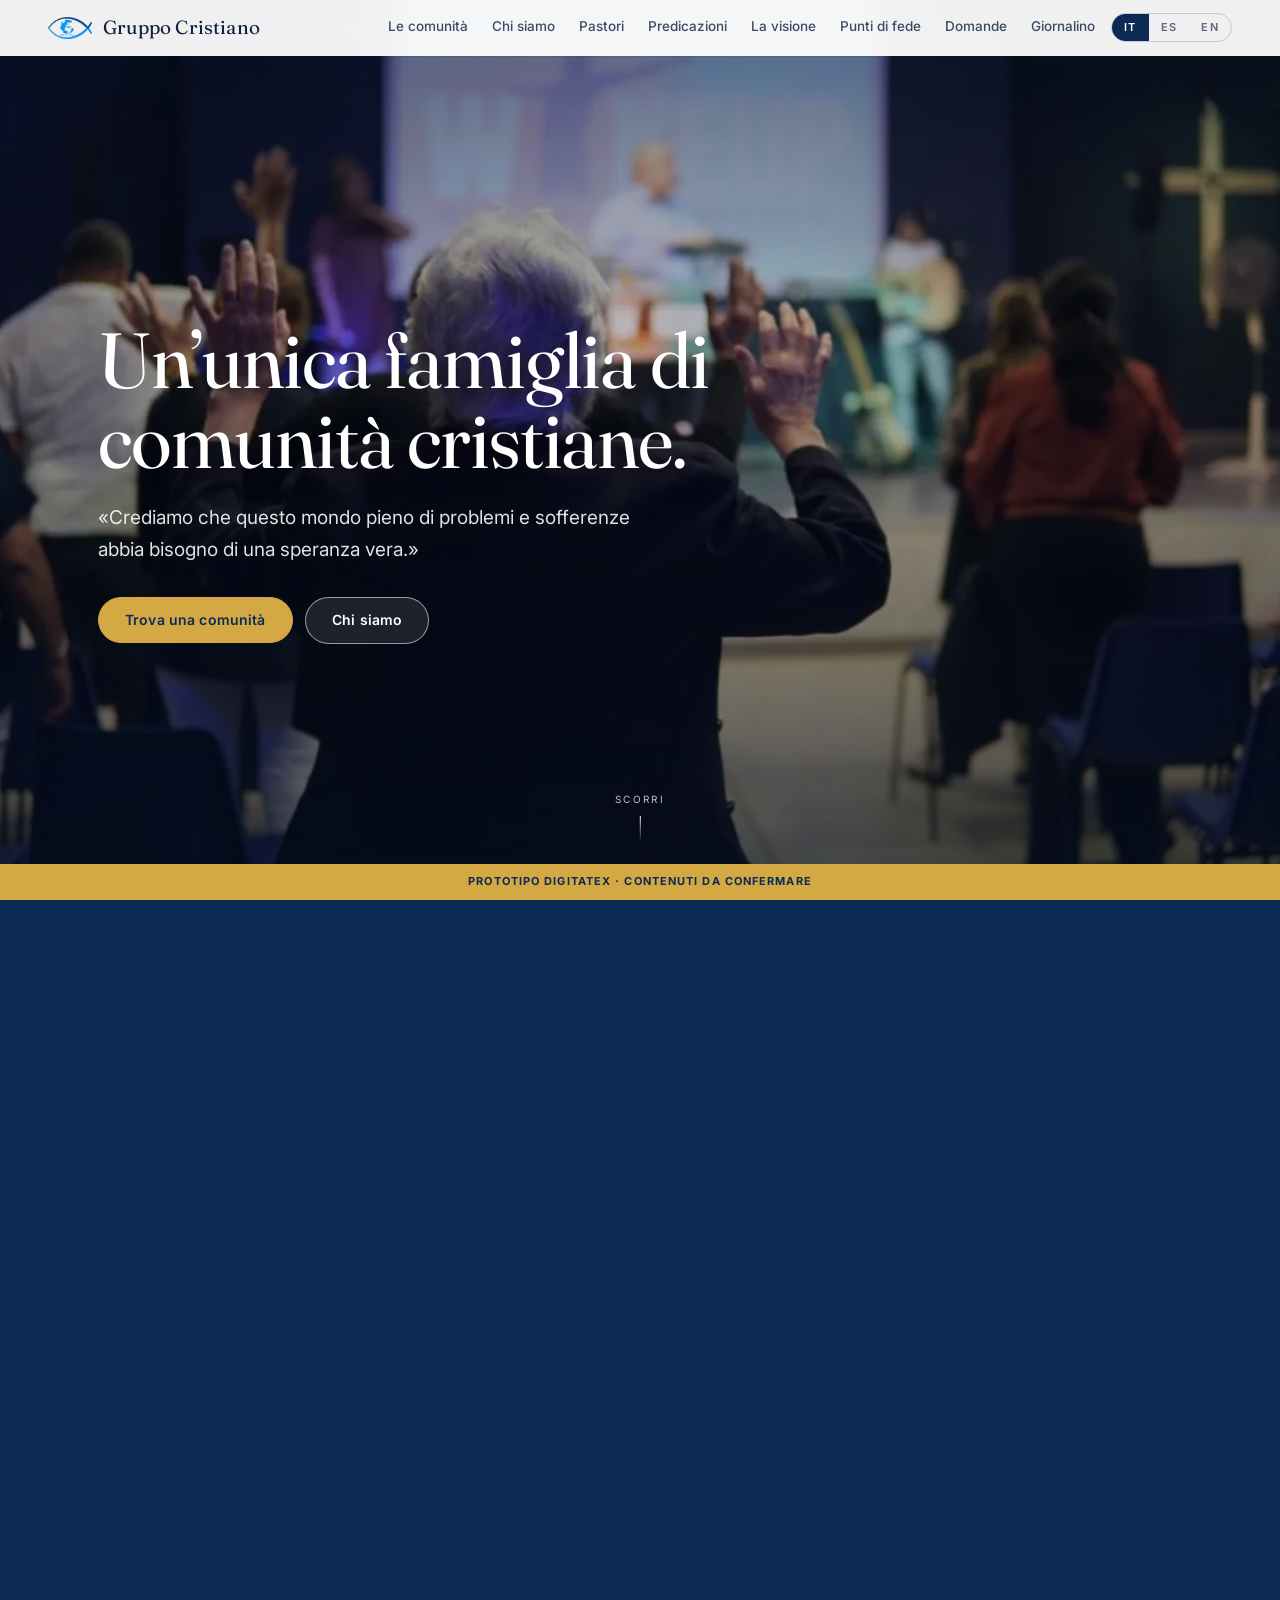
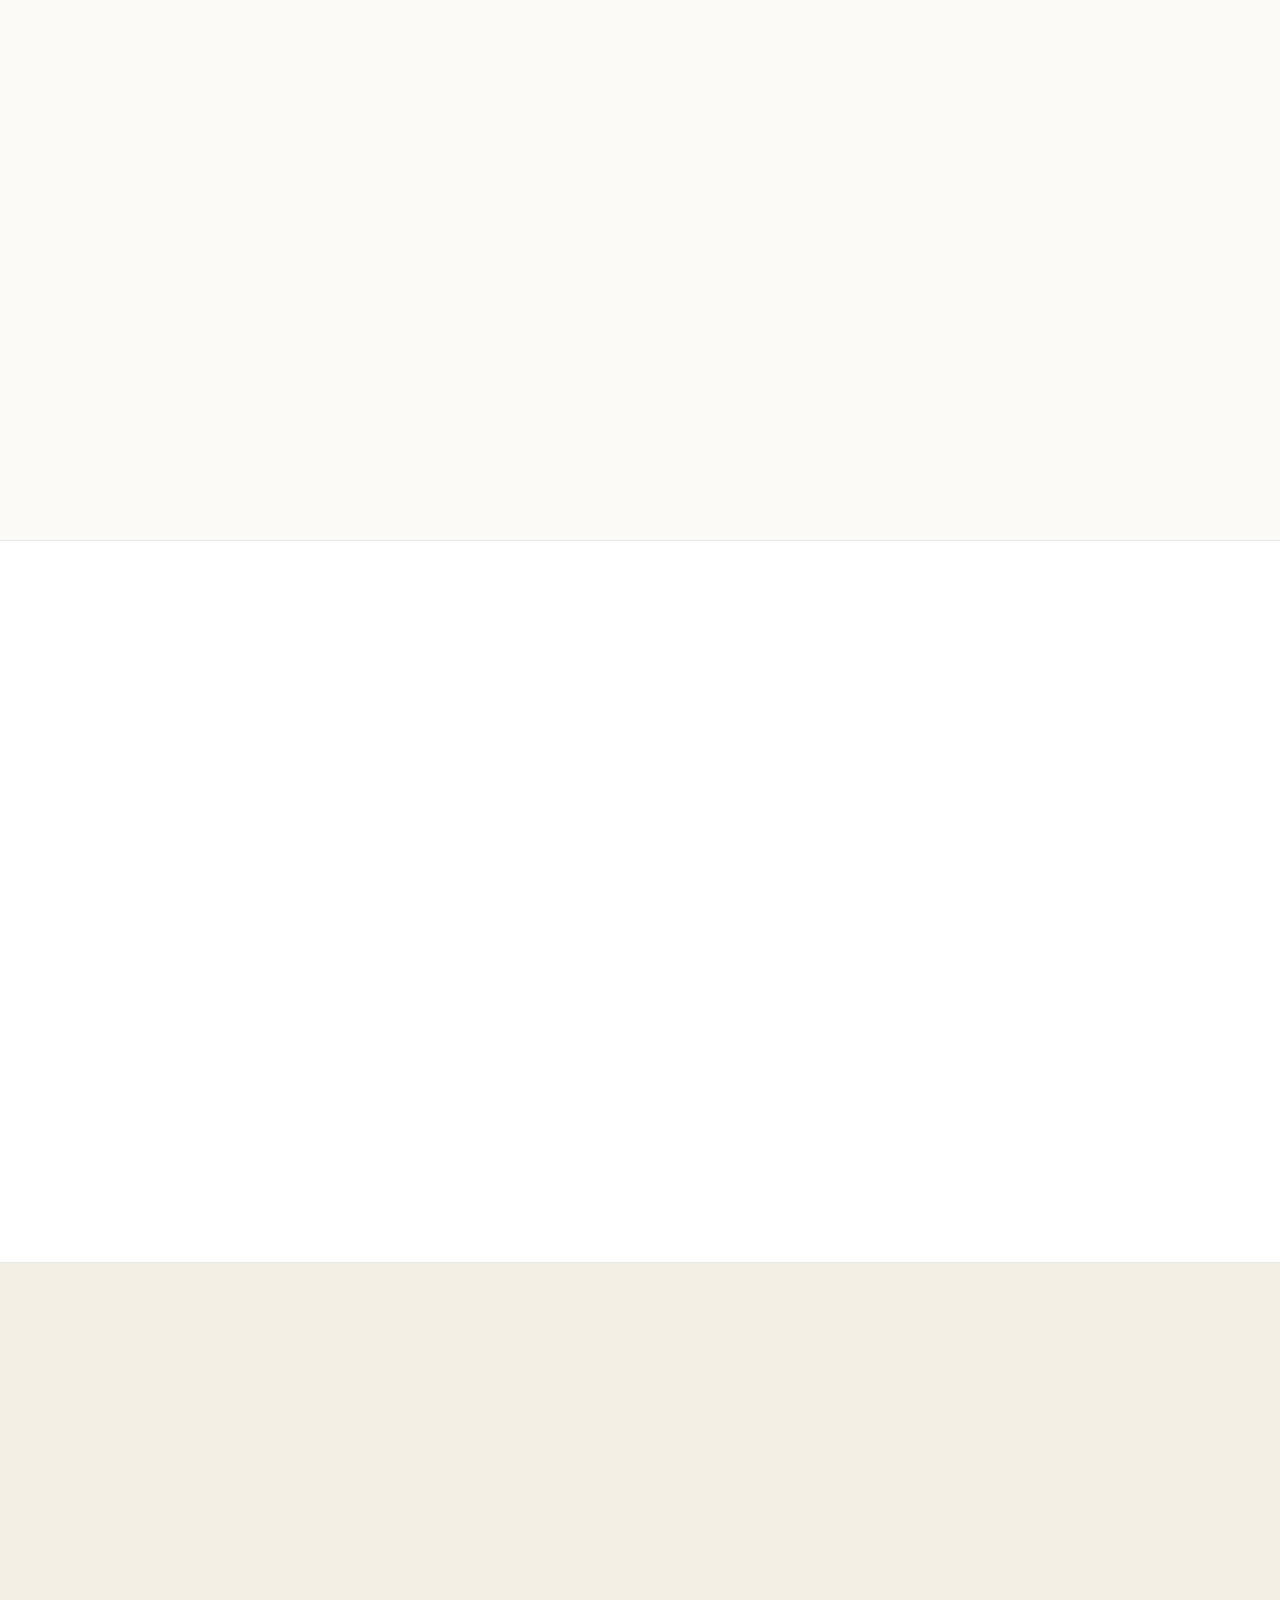
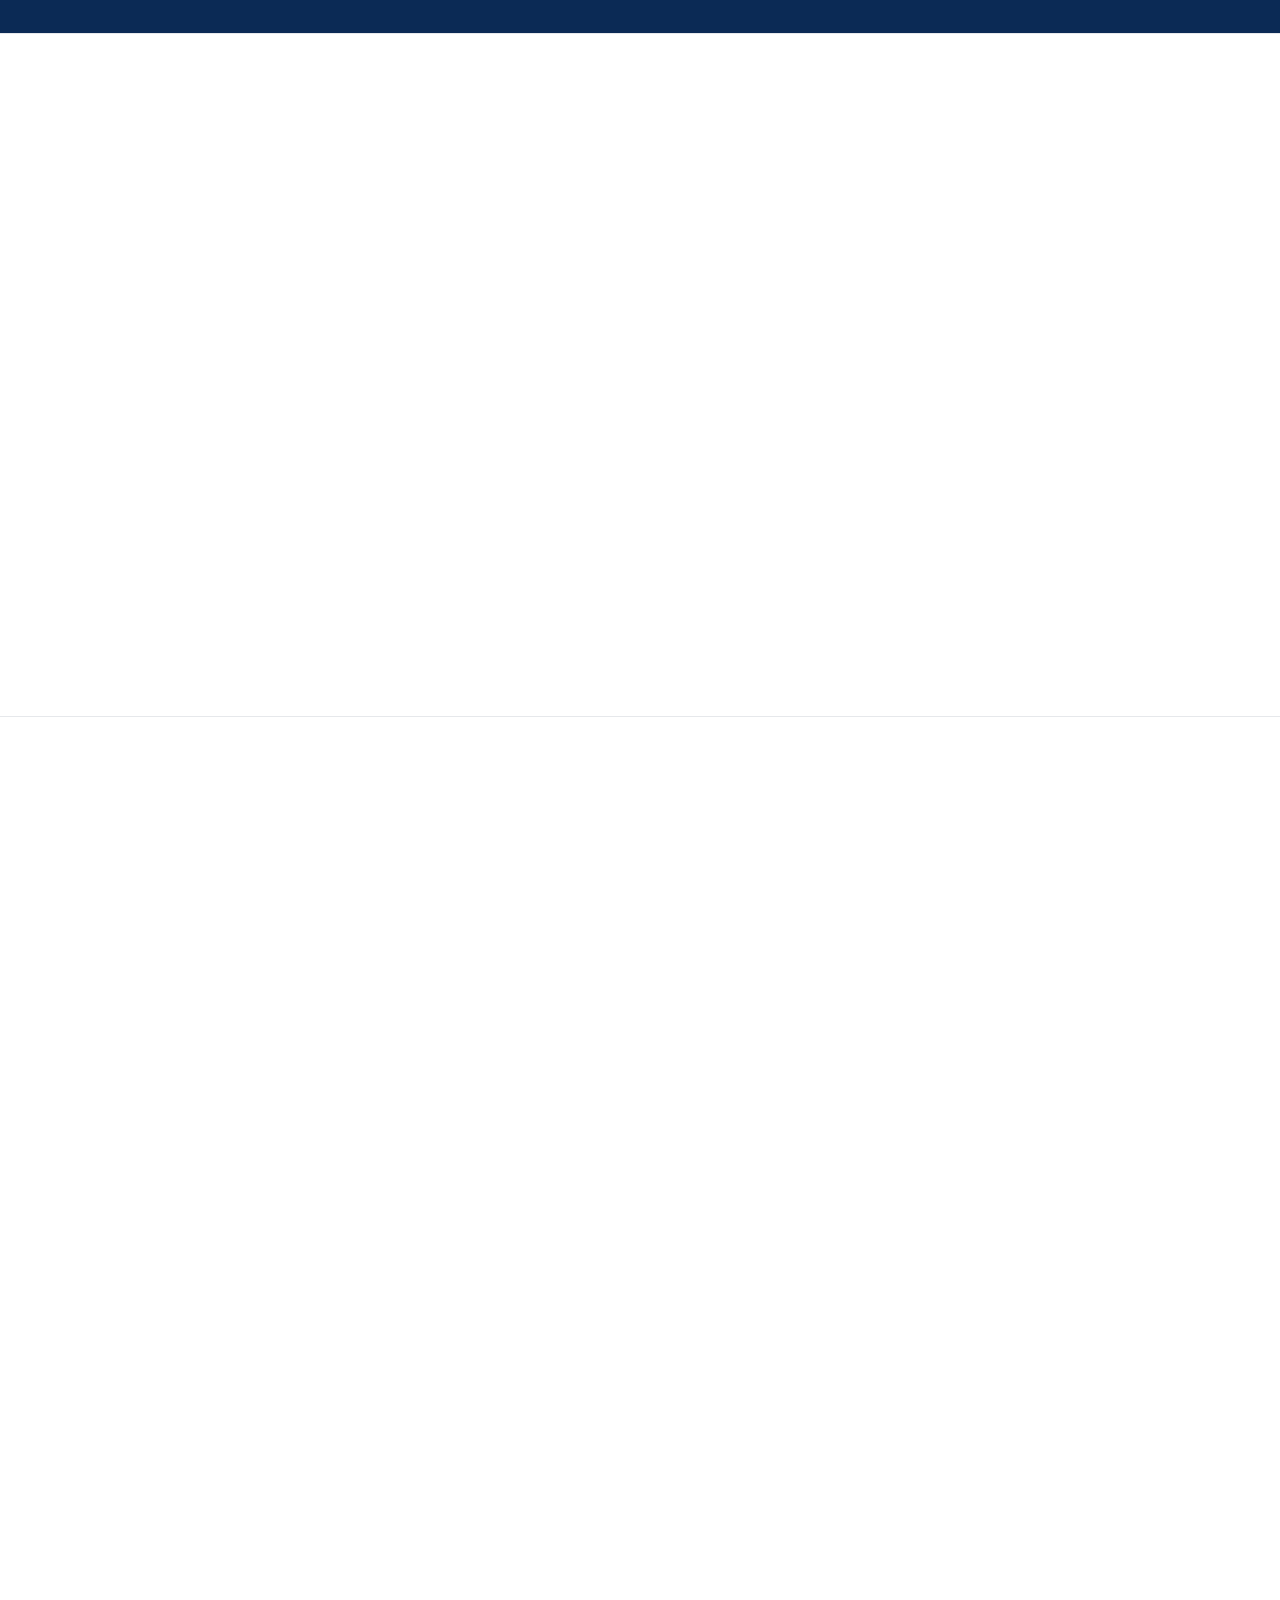
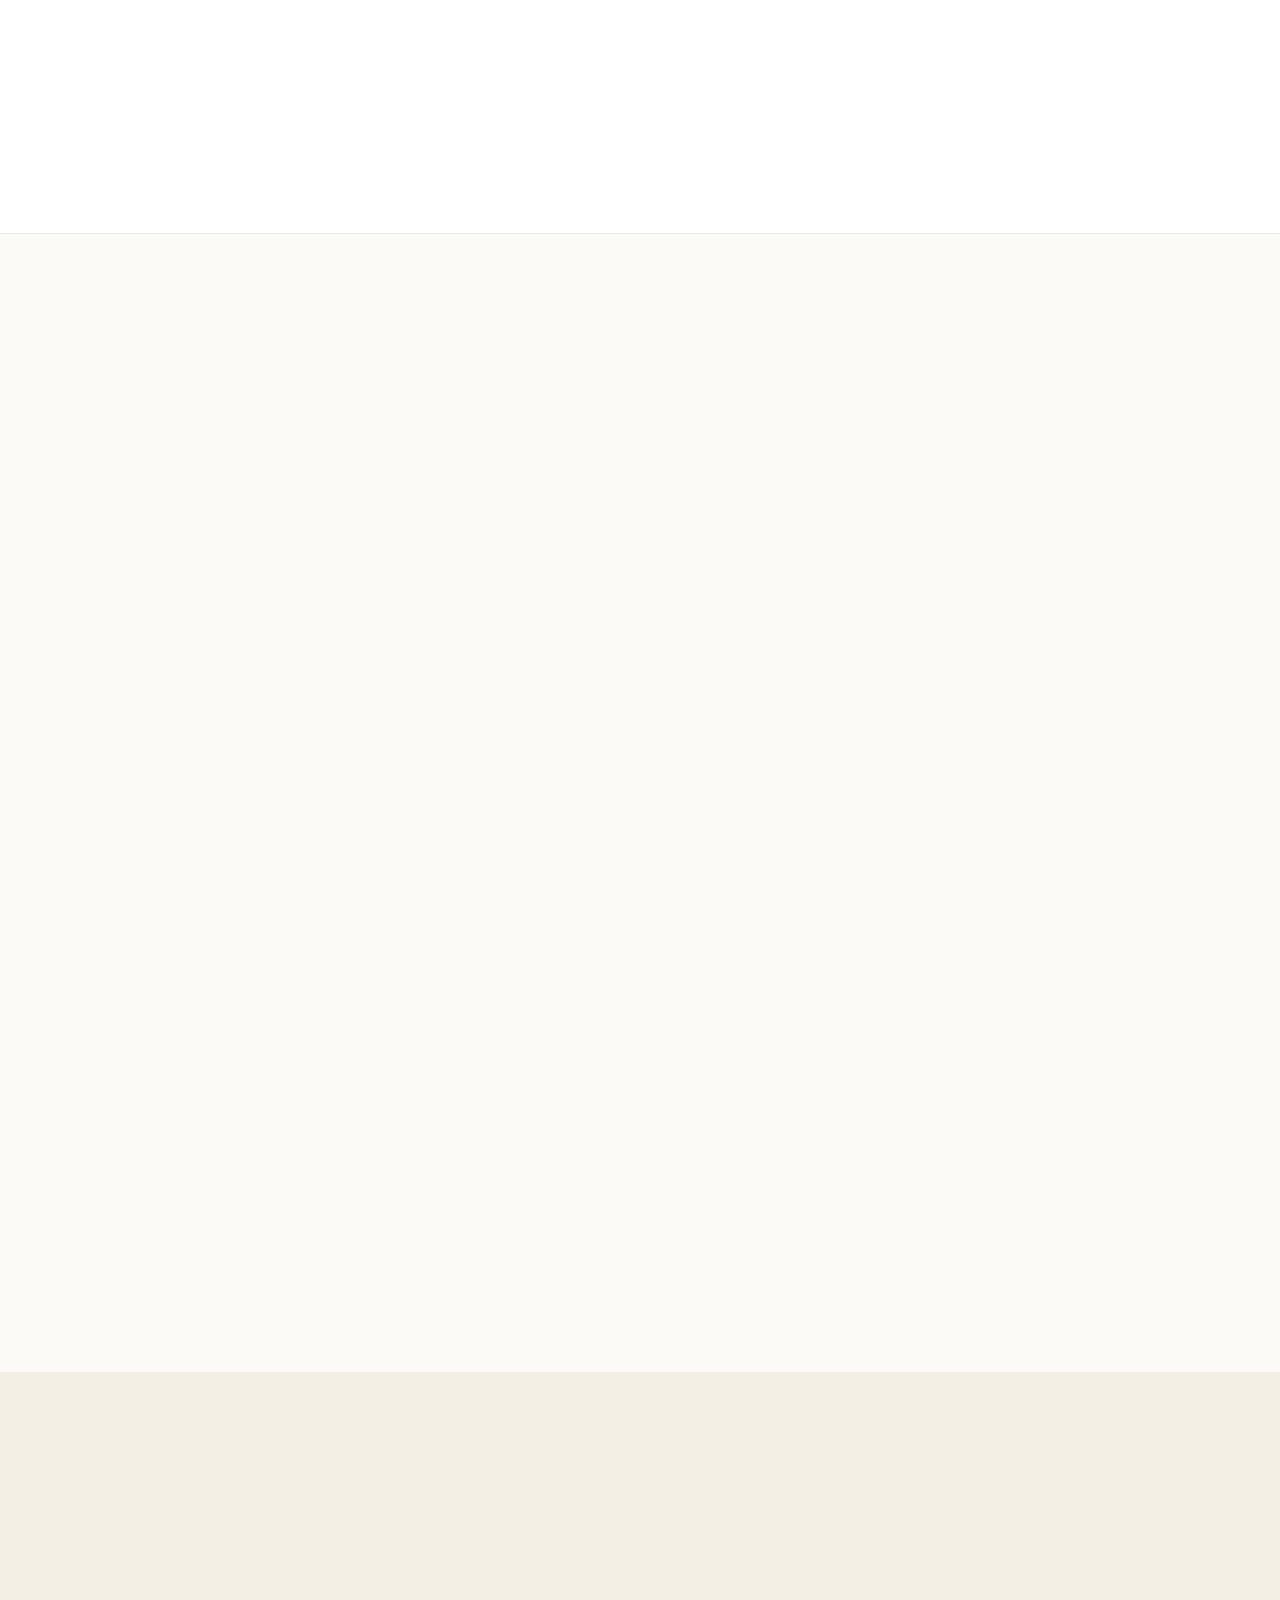
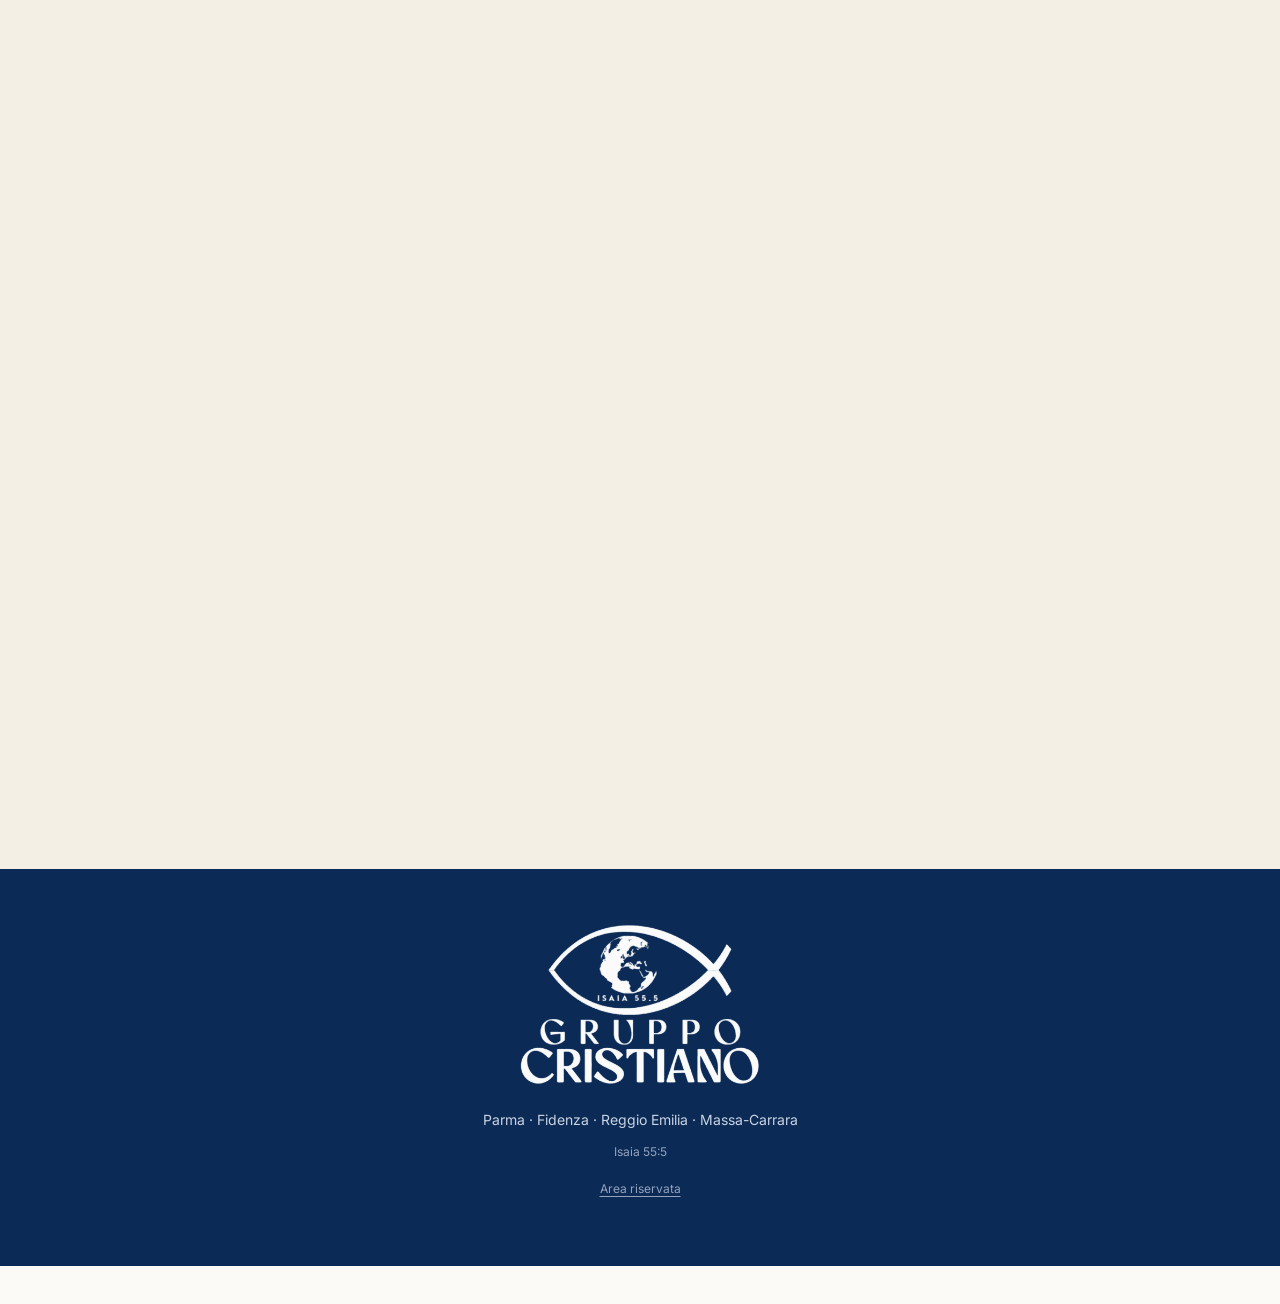
<file: index.html>
<!doctype html>
<html lang="it">
<head>
<meta charset="utf-8">
<!-- En su dominio (gruppocristiano.it) la web es la de verdad: fuera la franja
     de «prototipo». En la direccion provisional se sigue viendo. Va aqui
     arriba, antes de pintar nada, para que no se vea ni un instante. -->
<script>if (/(^|\.)gruppocristiano\.it$/.test(location.hostname)) document.documentElement.className += ' dominio';</script>
<meta name="viewport" content="width=device-width, initial-scale=1, viewport-fit=cover">
<meta name="color-scheme" content="light">
<title>Gruppo Cristiano — Chiese in Italia</title>
<meta name="description" content="Gruppo Cristiano: chiese evangeliche in Italia. Le nostre sedi, gli orari degli incontri e come arrivare. Italiano, spagnolo e inglese.">
<!-- La direccion unica de la portada para Google, y la vista previa cuando
     alguien pega el enlace en WhatsApp o Facebook: la foto de portada, el
     nombre y la frase. Sin esto sale un recuadro gris con la direccion. -->
<link rel="canonical" href="https://www.gruppocristiano.it/">
<meta property="og:type" content="website">
<meta property="og:site_name" content="Gruppo Cristiano">
<meta property="og:title" content="Gruppo Cristiano — Chiese evangeliche in Italia">
<meta property="og:description" content="Un’unica famiglia di comunità cristiane: Parma, Fidenza, Reggio Emilia e Marina di Carrara. Orari, pastori e come arrivare.">
<meta property="og:url" content="https://www.gruppocristiano.it/">
<meta property="og:image" content="https://www.gruppocristiano.it/media/portada.jpg">
<meta property="og:image:width" content="1206">
<meta property="og:image:height" content="747">
<meta property="og:locale" content="it_IT">
<meta property="og:locale:alternate" content="es_ES">
<meta property="og:locale:alternate" content="en_GB">
<meta name="twitter:card" content="summary_large_image">
<link rel="icon" href="media/simbolo-256.png" type="image/png">
<link rel="apple-touch-icon" href="media/simbolo-256.png">
<link rel="preconnect" href="https://fonts.googleapis.com">
<link rel="preconnect" href="https://fonts.gstatic.com" crossorigin>
<link href="https://fonts.googleapis.com/css2?family=Fraunces:ital,opsz,wght@0,9..144,300..700;1,9..144,300..600&family=Inter:wght@300;400;500;600&display=swap" rel="stylesheet">

<!-- Ficha para buscadores y mapas. Solo lo verificado y lo que han dado
     ellos en su documento: nombre, fundadores, ano de fundacion, sedes con
     direccion y coordenadas, y redes.

     Una iglesia nueva que se anada a sedi.js para darle su pagina propia
     hay que anadirla tambien aqui.

     Los horarios NO van aqui: el formato de schema.org pide dia y hora en un
     formato fijo, y los suyos son texto libre ("ogni 14 giorni", "secondo
     calendario"). Convertirlos a ojo seria inventar, y Google se lo traga y lo
     ensena en la ficha del mapa. -->
<script type="application/ld+json">
{
  "@context": "https://schema.org",
  "@type": "Church",
  "name": "Gruppo Cristiano",
  "alternateName": "Gruppo Cristiano",
  "url": "https://www.gruppocristiano.it/",
  "email": "gruppocristiano@gmail.com",
  "foundingDate": "2003",
  "foundingLocation": {
    "@type": "Place",
    "name": "Parma"
  },
  "founder": [
    {
      "@type": "Person",
      "name": "Leonardo Cerasino",
      "alternateName": "Aldo Cerasino"
    },
    {
      "@type": "Person",
      "name": "Mariela De Los Santos"
    }
  ],
  "sameAs": [
    "https://open.spotify.com/show/4XaPGtBPszdYUpb5d3tCdE"
  ],
  "location": [
    {
      "@type": "Place",
      "name": "Gruppo Cristiano Parma",
      "url": "https://www.gruppocristiano.it/parma/",
      "address": {
        "@type": "PostalAddress",
        "streetAddress": "Strada Egidio Pini 6",
        "postalCode": "43126",
        "addressLocality": "Parma",
        "addressRegion": "PR",
        "addressCountry": "IT"
      },
      "geo": {
        "@type": "GeoCoordinates",
        "latitude": 44.807452,
        "longitude": 10.293616
      }
    },
    {
      "@type": "Place",
      "name": "Gruppo Cristiano Fidenza",
      "url": "https://www.gruppocristiano.it/fidenza/",
      "address": {
        "@type": "PostalAddress",
        "streetAddress": "Via Galileo Ferraris 14/15",
        "postalCode": "43036",
        "addressLocality": "Fidenza",
        "addressRegion": "PR",
        "addressCountry": "IT"
      },
      "geo": {
        "@type": "GeoCoordinates",
        "latitude": 44.859535,
        "longitude": 10.087606
      }
    },
    {
      "@type": "Place",
      "name": "Gruppo Cristiano Reggio Emilia",
      "url": "https://www.gruppocristiano.it/reggio-emilia/",
      "address": {
        "@type": "PostalAddress",
        "streetAddress": "Via Arcangelo Corelli 5",
        "postalCode": "42124",
        "addressLocality": "Reggio Emilia",
        "addressRegion": "RE",
        "addressCountry": "IT"
      },
      "geo": {
        "@type": "GeoCoordinates",
        "latitude": 44.706067,
        "longitude": 10.607343
      }
    },
    {
      "@type": "Place",
      "name": "Gruppo Cristiano Massa-Carrara",
      "url": "https://www.gruppocristiano.it/massa-carrara/",
      "address": {
        "@type": "PostalAddress",
        "streetAddress": "Via Venezia 45",
        "postalCode": "54033",
        "addressLocality": "Marina di Carrara",
        "addressRegion": "MS",
        "addressCountry": "IT"
      },
      "geo": {
        "@type": "GeoCoordinates",
        "latitude": 44.041434,
        "longitude": 10.032270
      }
    }
  ]
}
</script>

<link rel="stylesheet" href="estilo.css?v=16">
</head>
<body>

<div id="page-progress"></div>
<div class="nav-backdrop"></div>

<nav>
  <a class="brand" href="#hero">
    <!-- El pez con los colores OFICIALES del logo. El de media/simbolo-256.png es
         la version aclarada para fondo oscuro: sobre esta barra blanca salia
         desvaido. -->
    <img src="media/simbolo-ufficiale-256.png" width="256" height="126" alt="">
    <span class="brand-text">Gruppo Cristiano</span>
  </a>
  <div class="navright">
    <div class="navlinks">
      <a href="#sedi" data-i18n="nav_sedi">Le comunità</a>
      <a href="#eventi" data-i18n="nav_eventi" id="nav-eventi" hidden>Eventi</a>
      <a href="#storia" data-i18n="nav_storia">Chi siamo</a>
      <a href="#pastori" data-i18n="nav_pastori" id="nav-pastori" hidden>Pastori</a>
      <a href="#predicazioni" data-i18n="nav_pred">Predicazioni</a>
      <a href="#visione" data-i18n="nav_visione">La visione</a>
      <a href="#fede" data-i18n="nav_fede">Punti di fede</a>
      <a href="#domande" data-i18n="nav_domande">Domande</a>
      <a href="#giornalino" data-i18n="nav_gio" id="nav-gio">Giornalino</a>
      <a href="#dona" data-i18n="nav_dona" id="nav-dona" hidden>Dona</a>
    </div>
    <div class="langsw">
      <button type="button" data-lang="it" class="active">IT</button>
      <button type="button" data-lang="es">ES</button>
      <button type="button" data-lang="en">EN</button>
    </div>
    <button class="nav-toggle" type="button" aria-label="Menu" aria-expanded="false">
      <svg viewBox="0 0 24 24" fill="none" stroke="currentColor" stroke-width="1.6">
        <path d="M3 6h18M3 12h18M3 18h18"/></svg>
    </button>
  </div>
</nav>

<!-- ============================================================================
     PORTADA — su foto, y al bajar: se acerca, se oscurece y sale el logo.

     La foto es SUYA: un culto, la gente de espaldas con las manos levantadas.
     Que no se reconozcan caras es a proposito, es lo que se puede publicar sin
     pedir permiso a cada persona.

     Llego como captura de un carrusel de Instagram, con la pastilla "6/10"
     encima: se ha tapado con herramientas/portada.py. Mide 1206 px de ancho,
     y en un ordenador grande se nota algo blanda: cuando manden el original
     del fotografo, se cambia aqui y ya esta.

     PREPARADA PARA VIDEO: en vez del <picture>, un
       <video class="hero-video" muted playsinline preload="auto">…</video>
     y app.js hace que el video avance al bajar. El que mandaron (una grabacion
     de pantalla) no sirve: esta medido 8 veces menos nitido que esta foto.
     Hace falta el archivo original del movil que lo grabo.
     ============================================================================ -->
<header class="hero" id="hero">
  <div class="hero-pin">
    <picture class="hero-foto">
      <source type="image/webp" srcset="media/portada-800.webp 800w, media/portada.webp 1206w" sizes="100vw">
      <img src="media/portada.jpg" srcset="media/portada-800.jpg 800w, media/portada.jpg 1206w"
           sizes="100vw" width="1206" height="747" fetchpriority="high"
           alt="Persone in preghiera, con le mani alzate, durante un incontro del Gruppo Cristiano">
    </picture>
    <div class="hero-velo"></div>
    <div class="hero-oscuro"></div>

    <div class="wrap hero-contenido">
      <!-- Su lema, de su mapa conceptual y de su imagen de ejemplo. -->
      <h1 data-i18n="hero_h1">Un’unica famiglia di comunità cristiane.</h1>
      <!-- Palabras suyas, del documento de visión. -->
      <p class="hero-p" data-i18n="hero_p">«Crediamo che questo mondo pieno di problemi e
        sofferenze abbia bisogno di una speranza vera.»</p>
      <div class="acciones">
        <a class="btn oro" href="#sedi" data-i18n="hero_cta1">Trova una comunità</a>
        <a class="btn velo" href="#storia" data-i18n="hero_cta2">Chi siamo</a>
      </div>
    </div>

    <!-- El final del efecto: la foto oscurecida —se sigue viendo debajo— y en
         medio el logo en blanco, solo, sin nada debajo. El blanco sale del
         oficial (herramientas: logo-bianco); los continentes son huecos, asi
         que a traves del globo se ve la foto. -->
    <div class="hero-final" aria-hidden="true">
      <picture>
        <source type="image/webp" srcset="media/logo-bianco.webp">
        <img src="media/logo-bianco.png" width="894" height="599" alt="">
      </picture>
    </div>

    <div class="cue" id="cue"><span data-i18n="cue">Scorri</span><i></i></div>
  </div>
</header>

<!-- ============================================================================
     GALERIA — las fotos que sube el general desde su panel, con su texto.
     Justo despues de la portada, a proposito: es lo mas visual de la web y
     lo primero que ensena como es el grupo por dentro. Escondida mientras no
     haya ninguna: una seccion vacia no dice nada.
     ============================================================================ -->
<section id="galleria" class="galleria-sec" hidden>
  <div class="wrap">
    <div class="sec-head reveal">
      <p class="eyebrow" data-i18n="gal_eyebrow">Galleria</p>
      <h2 data-i18n="gal_h2">La vita del gruppo.</h2>
    </div>
    <div class="galleria" id="galleria-lista"></div>
  </div>
</section>

<!-- ============================================================================
     PROSSIMI EVENTI — los de todas las iglesias y los del grupo, juntos y por
     fecha. Los pone cada iglesia desde su panel; aqui llegan solos. Escondida
     mientras no haya ninguno.
     ============================================================================ -->
<section id="eventi" class="eventi-sec" hidden>
  <div class="wrap">
    <div class="sec-head reveal">
      <p class="eyebrow" data-i18n="ev_eyebrow">Prossimi eventi</p>
      <h2 data-i18n="ev_h2">Cosa succede nel gruppo.</h2>
      <p data-i18n="ev_p">Gli appuntamenti di tutte le nostre chiese, in un posto solo.</p>
    </div>
    <div class="eventi" id="eventi-lista"></div>
    <div class="acciones eventi-mas"><button class="btn" type="button" id="eventi-mas" hidden></button></div>
  </div>
</section>

<!-- ============================================================================
     LE COMUNITA — "comunita" y no "sedi": es su palabra, la de su mapa
     conceptual y la de su imagen de ejemplo.
     ============================================================================ -->
<section id="sedi">
  <div class="wrap">
    <div class="sec-head centro reveal">
      <p class="eyebrow" data-i18n="sd_eyebrow">Le comunità</p>
      <h2 data-i18n="sd_h2">Le nostre comunità</h2>
      <!-- No dice "quattro": el numero lo pone la lista. Escrito a mano, se
           queda viejo el dia que nace una comunidad nueva. -->
      <p data-i18n="sd_p">Tocca una scheda e si apre la pagina di quella chiesa: orari,
        pastori e come arrivare.</p>
    </div>

    <div class="sedi" id="sedi-lista"></div>
  </div>
</section>

<!-- ============================================================================
     TROVA LA TUA COMUNITA — el mapa de la region y "la mas cercana".

     En su imagen de ejemplo era un buscador por ciudad o codigo postal. Aqui es
     un boton: en el movil, pulsar es mas facil que escribir un codigo postal,
     y el telefono ya sabe donde esta. La posicion se usa en el propio movil y
     no sale de el: no hay servidor al que mandarla.

     Las chinchetas las pone app.js con la latitud y la longitud de cada
     comunidad: una creada desde el panel tambien sale. Los cuatro data-* son
     el trozo de mundo que cubre la imagen (herramientas/mapa-regione.py).
     ============================================================================ -->
<section id="trova">
  <div class="wrap trova">
    <div class="reveal">
      <p class="eyebrow" data-i18n="tr_eyebrow">Trova la tua comunità</p>
      <h2 data-i18n="tr_h2">Qual è la più vicina a&nbsp;te?</h2>
      <p class="sub" data-i18n="tr_p">Premi il bottone: il telefono ti dice quale chiesa
        del gruppo hai più vicino, e a quanti chilometri.</p>
      <div class="acciones">
        <button class="btn oro" type="button" id="vicina">
          <svg viewBox="0 0 24 24" fill="none" stroke="currentColor" stroke-width="2" aria-hidden="true"><path d="M12 21s-7-6.2-7-11.5a7 7 0 0 1 14 0C19 14.8 12 21 12 21z"/><circle cx="12" cy="9.5" r="2.5"/></svg>
          <span data-i18n="tr_btn">Usa la mia posizione</span>
        </button>
      </div>
      <p class="trova-esito" id="trova-esito" aria-live="polite"></p>
      <p class="trova-privacy" data-i18n="tr_priv">La tua posizione resta sul tuo
        telefono: non la riceve e non la salva nessuno.</p>
    </div>
    <div class="regione reveal d1" id="regione"
         data-lat0="45.02" data-lat1="43.86" data-lon0="9.3" data-lon1="11.12">
      <picture>
        <source type="image/webp" srcset="media/mappa-regione.webp">
        <img src="media/mappa-regione.jpg" width="1325" height="1183" loading="lazy"
             alt="Mappa dell'Emilia e della costa apuana con le chiese del gruppo">
      </picture>
      <p class="sede-cap" data-i18n="sd_attr">Mappa © contributori di OpenStreetMap</p>
    </div>
  </div>
</section>

<!-- ============================================================================
     CHI SIAMO — la historia y los fundadores.

     Todo el texto es SUYO: el documento "Informazioni chiese Gruppo
     Cristiano". Copiado tal cual salvo una cosa: cada biografia empezaba por
     el nombre ("Leonardo (Aldo) Cerasino, ha conosciuto...") y el nombre ya
     va de titulo justo encima, asi que empieza por el verbo ("Ha
     conosciuto..."). Al quitarlo se va tambien una coma que sobraba entre
     sujeto y verbo.

     El titular tambien es suyo: "Un'unica famiglia di comunita cristiane" es
     el lema de su mapa conceptual.

     Sin fotos a proposito: no han mandado ninguna, y una foto de banco de
     imagenes al lado del nombre de un pastor seria hacer pasar a un
     desconocido por el.
     ============================================================================ -->
<section id="storia">
  <div class="wrap">
    <div class="sec-head reveal">
      <p class="eyebrow" data-i18n="st_eyebrow">Chi siamo</p>
      <h2 data-i18n="st_h2">La nostra storia.</h2>
    </div>

    <div class="storia reveal">
      <p class="storia-anno" aria-hidden="true">2003</p>
      <div class="storia-testo" id="storia-testo"></div>
    </div>

    <h3 class="fondatori-h reveal" data-i18n="st_fond">Fondatori e pastori senior</h3>
    <div class="fondatori" id="fondatori"></div>
    <p class="fondatori-pie reveal" id="fondatori-pie"></p>
  </div>
</section>

<!-- ============================================================================
     I PASTORI — los de todas las iglesias, con su foto y unas lineas. Los pone
     cada iglesia en su ficha del panel. Escondida mientras ninguna tenga.
     ============================================================================ -->
<section id="pastori" class="pastori-sec" hidden>
  <div class="wrap">
    <div class="sec-head reveal">
      <p class="eyebrow" data-i18n="pa_eyebrow">I pastori</p>
      <h2 data-i18n="pa_h2">Chi ti accoglie.</h2>
      <p data-i18n="pa_p">I pastori di ognuna delle nostre chiese. Se vieni per la prima volta,
        sono loro ad accoglierti.</p>
    </div>
    <div id="pastori-lista"></div>
  </div>
</section>

<!-- ============================================================================
     PREDICAZIONI — su canal de Spotify, que segun su documento es de todas
     las iglesias. El boton de YouTube se quito a peticion suya: ese canal es
     el de Parma, y cada iglesia ensena sus redes en su propia pagina.
     ============================================================================ -->
<section id="predicazioni">
  <div class="wrap predica">
    <div class="reveal">
      <p class="eyebrow" data-i18n="pr_eyebrow">Predicazioni</p>
      <h2 data-i18n="pr_h2">Ascolta i messaggi.</h2>
      <p data-i18n="pr_p">Gli incontri e i messaggi del Gruppo Cristiano, in audio su Spotify:
        da ascoltare quando vuoi, anche in macchina o mentre cammini.</p>
    </div>
    <div class="acciones reveal d1">
      <a class="btn oro" href="https://open.spotify.com/show/4XaPGtBPszdYUpb5d3tCdE" target="_blank" rel="noopener">
        <svg viewBox="0 0 24 24" fill="none" stroke="currentColor" stroke-width="1.8" stroke-linecap="round" aria-hidden="true"><circle cx="12" cy="12" r="9.5"/><path d="M7 9.6c3.4-1 7.2-.7 10.2 1"/><path d="M7.6 12.7c2.8-.8 5.8-.5 8.3.9"/><path d="M8.2 15.6c2.2-.6 4.4-.4 6.4.7"/></svg>
        <span data-i18n="pr_btn">Ascolta su Spotify</span></a>
    </div>
  </div>
</section>

<!-- ============================================================================
     IL GIORNALINO — el periodico de las iglesias en PDF: el ultimo numero con
     su portada, los anteriores, y apuntarse para recibirlo por email. Lo sube
     el general desde su panel. El formulario para apuntarse esta SIEMPRE: los
     suscritos reciben tambien los avisos de eventos, aunque no haya numeros.
     ============================================================================ -->
<section id="giornalino" class="gio-sec senza-numero">
  <div class="wrap gio">
    <a class="gio-cop reveal izq" id="gio-cop" target="_blank" rel="noopener"></a>
    <div class="reveal der">
      <p class="eyebrow" data-i18n="gi_eyebrow">Il giornalino</p>
      <h2 id="gio-titolo">Resta aggiornato</h2>
      <p class="gio-data" id="gio-data"></p>
      <p class="sub" data-i18n="gi_p">Il giornalino delle nostre chiese: notizie, testimonianze e
        appuntamenti.</p>
      <div class="acciones" id="gio-acc">
        <a class="btn oro" id="gio-leggi" target="_blank" rel="noopener" data-i18n="gi_leggi">Leggi il giornalino</a>
        <a class="btn" id="gio-scarica" download data-i18n="gi_scarica">Scarica il PDF</a>
      </div>

      <form class="gio-iscr" id="gio-form" novalidate>
        <h3 data-i18n="gi_iscr_h">Ricevilo per email</h3>
        <p data-i18n="gi_iscr_p">Ti mandiamo ogni nuovo numero appena esce e gli avvisi dei nuovi eventi delle nostre chiese. Nient'altro.</p>
        <div class="gio-riga">
          <input type="email" id="gio-email" autocomplete="email" required>
          <button class="btn piena" type="submit" id="gio-btn" data-i18n="gi_btn">Iscriviti</button>
        </div>
        <label class="gio-priv"><input type="checkbox" id="gio-ok">
          <span data-i18n="gi_privacy">Accetto che la mia email venga usata solo per mandarmi il giornalino e gli avvisi degli eventi.
            Posso cancellarmi quando voglio con il link in fondo a ogni email.</span></label>
        <details class="gio-info"><summary data-i18n="gi_info_h">Informativa privacy</summary>
          <p data-i18n="gi_info">Titolare: Gruppo Cristiano. Usiamo la tua email solo per mandarti il
            giornalino e gli avvisi degli eventi delle nostre chiese, e non la diamo a nessuno. Le email partono tramite il servizio Resend e i dati sono
            conservati su Supabase, i nostri fornitori tecnici. La conserviamo finché non ti cancelli: lo
            puoi fare in ogni momento con il link in fondo a ogni email, o scrivendoci.</p>
        </details>
        <p class="gio-esito" id="gio-esito" aria-live="polite"></p>
      </form>
    </div>
  </div>
  <div class="wrap gio-arch" id="gio-arch-bloque" hidden>
    <h3 data-i18n="gi_prec">Numeri precedenti</h3>
    <div class="gio-lista" id="gio-lista"></div>
  </div>
</section>

<!-- ============================================================================
     LA VISIONE — los 7 puntos del documento, resumidos a titular + cuerpo.
     El texto completo y literal esta en el repositorio; aqui va lo que se lee
     en una pantalla sin cansarse.
     ============================================================================ -->
<section id="visione">
  <div class="wrap">
    <div class="sec-head reveal">
      <p class="eyebrow" data-i18n="vs_eyebrow">La visione</p>
      <h2 data-i18n="vs_h2">Cosa vogliamo<br>fare, e perché.</h2>
      <p id="visione-intro"></p>
    </div>

    <!-- La historia, los fundadores y la vision los pinta app.js: los del
         general (base de datos) o, si no ha guardado nada, los de serie
         (contenuti.js). -->
    <div class="lista-num" id="visione-lista"></div>
  </div>
</section>

<!-- ============================================================================
     PUNTI DI FEDE — los 10, con sus referencias. En desplegables: son largos
     y nadie los lee de corrido, pero quien los busca tiene que encontrarlos
     enteros.
     ============================================================================ -->
<section id="fede">
  <div class="wrap">
    <div class="sec-head reveal">
      <p class="eyebrow" data-i18n="fd_eyebrow">Punti di fede</p>
      <h2 data-i18n="fd_h2">In cosa<br>crediamo.</h2>
    </div>
    <div class="fede reveal" id="fede-lista"></div>
  </div>
</section>

<!-- ============================================================================
     DOMANDE — generales, del grupo entero. No de una sede concreta.
     ============================================================================ -->
<section id="domande">
  <div class="wrap">
    <div class="sec-head reveal">
      <p class="eyebrow" data-i18n="dm_eyebrow">Domande</p>
      <h2 data-i18n="dm_h2">Quello che si<br>chiede chi non<br>è mai entrato.</h2>
      <p data-i18n="dm_p">Chi non è mai stato in una chiesa evangelica non chiede di teologia:
        chiede come ci si veste e quanto dura. Le domande qui sotto sono quelle vere.</p>
    </div>

    <!-- Las preguntas las pinta app.js: las del general (base de datos) o, si
         todavia no ha guardado ninguna, las de serie (domande.js). -->
    <div class="faq reveal" id="faq"></div>
  </div>
</section>

<!-- ============================================================================
     DONA — PayPal y/o transferencia. Los datos los pone el general en su
     panel («Il sito del gruppo»). Escondida mientras no haya ninguno.
     ============================================================================ -->
<section id="dona" class="dona-sec" hidden>
  <div class="wrap">
    <div class="sec-head reveal">
      <p class="eyebrow" data-i18n="dn_eyebrow">Donazioni</p>
      <h2 data-i18n="dn_h2">Sostieni l’opera.</h2>
      <p data-i18n="dn_p">Se vuoi contribuire alla missione del gruppo, puoi farlo così. Ogni
        offerta è libera e volontaria.</p>
    </div>
    <div class="dona" id="dona-lista"></div>
  </div>
</section>

<footer>
  <div class="wrap">
    <div class="marchio">
      <img src="media/logo-bianco.png" width="894" height="599" alt="Gruppo Cristiano" loading="lazy">
    </div>
    <!-- Sin redes aqui, a proposito: lo pidieron ellos. Cada iglesia ensena
         las suyas en su propia pagina (las pone su responsable desde el panel). -->
    <!-- Las ciudades las pone app.js desde las sedes publicadas: escrita a
         mano, esta linea se queda vieja en cuanto entra una iglesia nueva. -->
    <p class="pie-dir">Fidenza · Parma</p>
    <p class="pie-min" data-i18n="foot_min">Isaia 55:5</p>
    <!-- Vacio en italiano; en espanol e ingles avisa de que parte del texto
         esta traducido automaticamente. -->
    <p class="pie-trad" data-i18n="foot_trad"></p>
    <!-- La puerta del panel: la misma para el general y para cada iglesia; al
         entrar, cada uno ve solo lo suyo. Discreta, al final, y sin indexar. -->
    <p class="pie-panel"><a href="panel/" rel="nofollow" data-i18n="foot_panel">Area riservata</a></p>
  </div>
</footer>

<a class="wa apagado" id="wa" href="#sedi" aria-label="WhatsApp">
  <svg viewBox="0 0 24 24" fill="currentColor"><path d="M12 2a10 10 0 0 0-8.6 15.1L2 22l5-1.4A10 10 0 1 0 12 2zm5.5 14.2c-.2.6-1.2 1.2-1.7 1.2-.5.1-1 .1-1.6-.1-.4-.1-.9-.3-1.5-.6-2.6-1.1-4.3-3.7-4.4-3.9-.1-.2-1-1.4-1-2.6s.6-1.8.9-2.1c.2-.2.5-.3.6-.3h.5c.2 0 .4 0 .6.4l.8 1.9c.1.2 0 .4-.1.5l-.3.4c-.1.1-.3.3-.1.6.1.3.6 1.1 1.4 1.8 1 .9 1.8 1.1 2 1.2.3.1.4.1.6-.1l.8-.9c.2-.2.4-.2.6-.1l1.8.9c.2.1.4.2.4.3.1.2.1.6-.1 1.2z"/></svg>
  <span class="wa-txt" data-i18n="wa_txt">Scrivici</span>
</a>

<div class="banda" data-i18n="banda">Prototipo Digitatex · contenuti da confermare</div>

<script src="sedi.js"></script>
<script src="almacen.js"></script>
<script src="fede.js"></script>
<script src="domande.js"></script>
<script src="contenuti.js"></script>
<script src="app.js"></script>
</body>
</html>
</file>
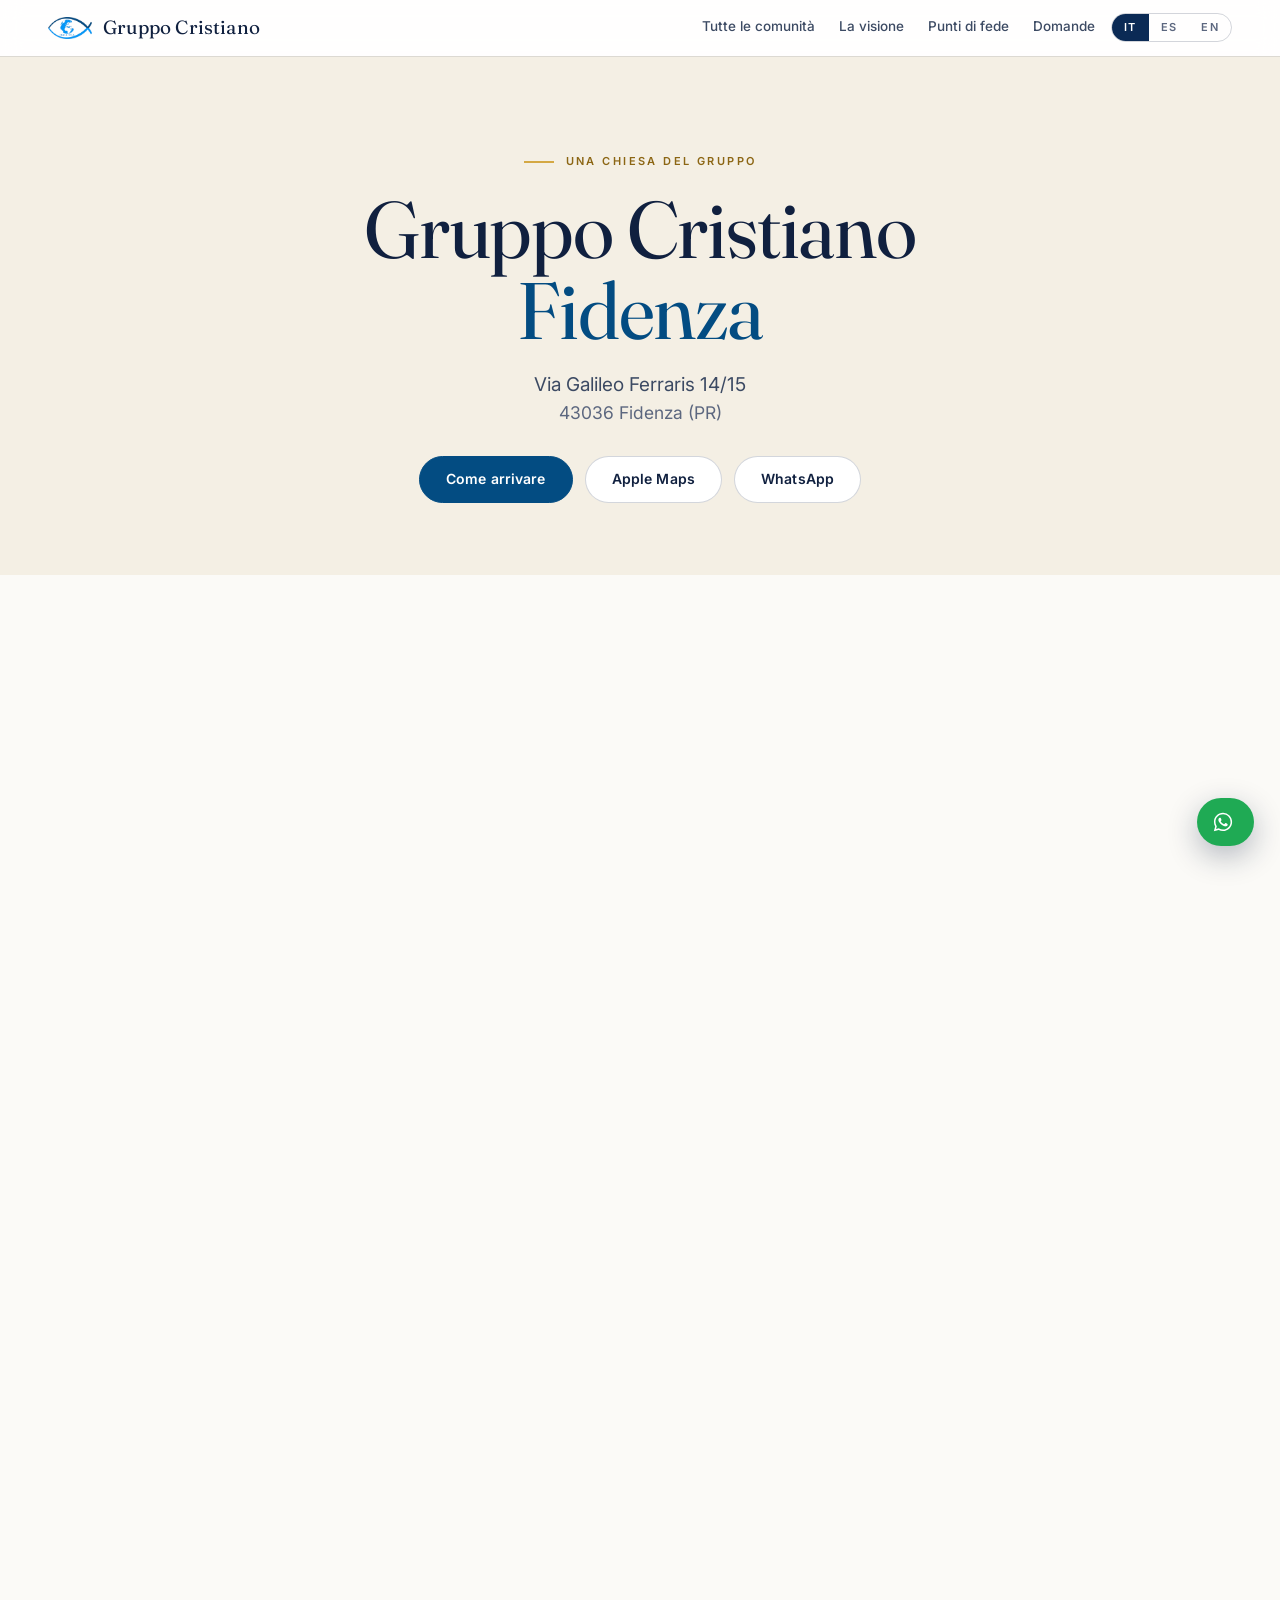
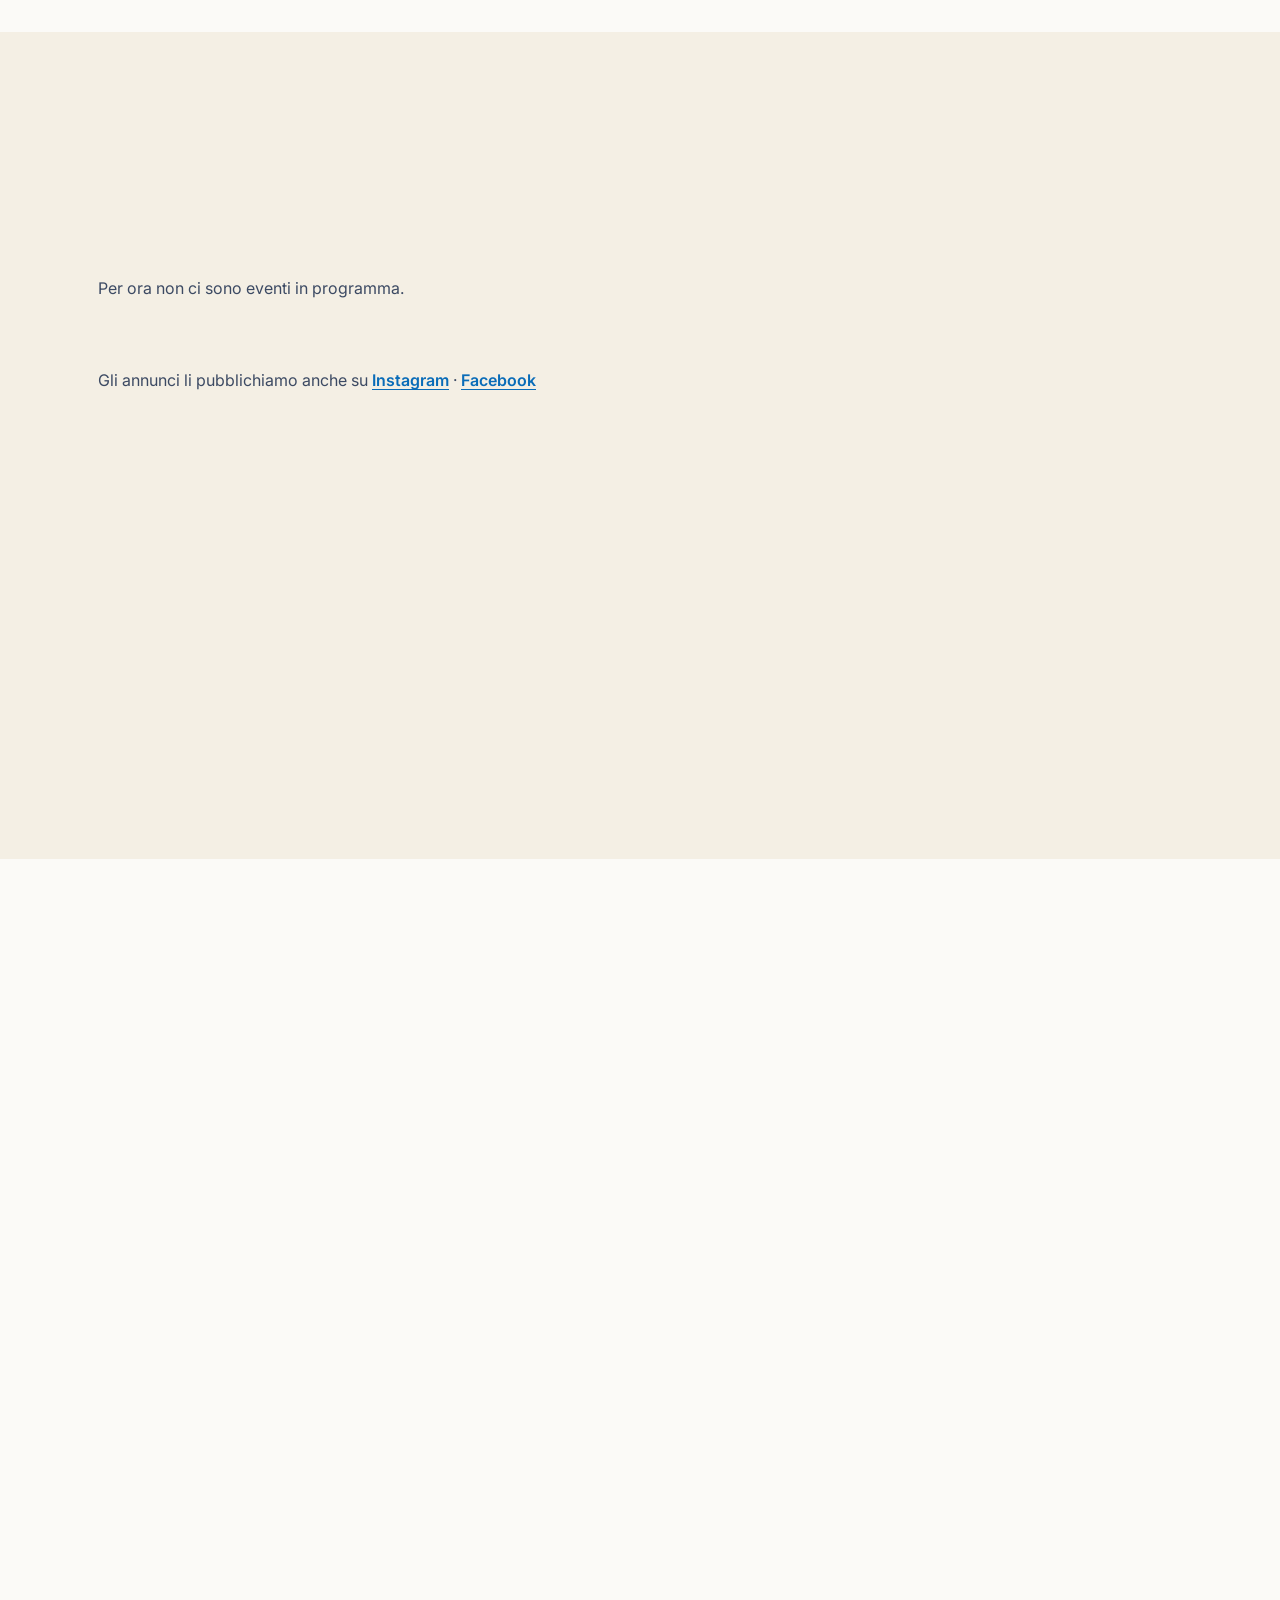
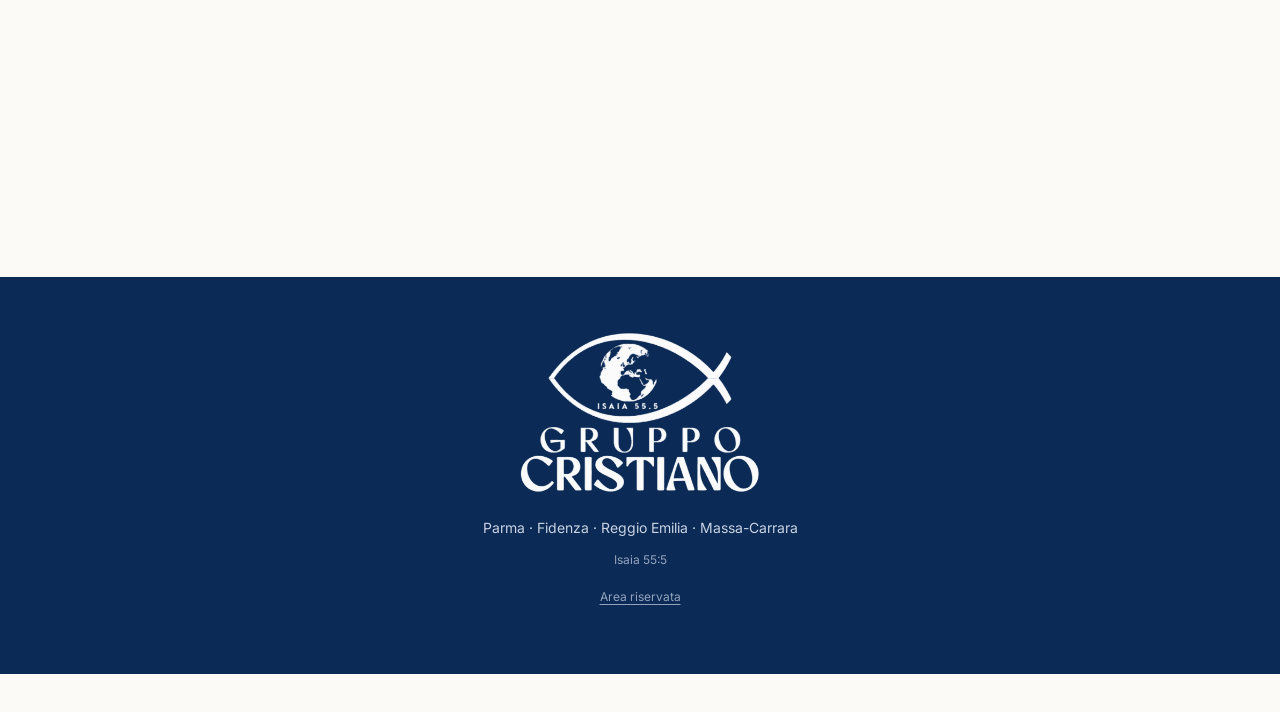
<file: fidenza/index.html>
<!doctype html>
<html lang="it">
<head>
<meta charset="utf-8">
<!-- En su dominio (gruppocristiano.it) la web es la de verdad: fuera la franja
     de «prototipo». En la direccion provisional se sigue viendo. Va aqui
     arriba, antes de pintar nada, para que no se vea ni un instante. -->
<script>if (/(^|\.)gruppocristiano\.it$/.test(location.hostname)) document.documentElement.className += ' dominio';</script>
<meta name="viewport" content="width=device-width, initial-scale=1, viewport-fit=cover">
<meta name="color-scheme" content="light">
<!-- ============================================================================
     NO SE EDITA ESTE ARCHIVO POR SEDE.

     Esta es la plantilla. Las paginas de verdad —parma/index.html y las
     demas— las escribe:

         node herramientas/paginas-sede.js

     leyendo sedi.js. Si se corrige una pagina a mano, el siguiente generador
     se lo lleva por delante. Se corrige aqui y se vuelve a generar.
     ============================================================================ -->
<title>Gruppo Cristiano Fidenza — Chiesa evangelica a Fidenza</title>
<meta name="description" content="Gruppo Cristiano Fidenza, chiesa evangelica in Via Galileo Ferraris 14/15, 43036 Fidenza (PR). Culto: Domenica 10:00. Orari degli incontri e come arrivare.">

<!-- La vista previa cuando alguien pega el enlace en WhatsApp, que es por
     donde va a circular esto. Sin esto sale un recuadro gris con la direccion
     y nadie lo abre. La imagen es el mapa de la propia iglesia. -->
<meta property="og:type" content="website">
<meta property="og:title" content="Gruppo Cristiano Fidenza">
<meta property="og:description" content="Gruppo Cristiano Fidenza, chiesa evangelica in Via Galileo Ferraris 14/15, 43036 Fidenza (PR). Culto: Domenica 10:00. Orari degli incontri e come arrivare.">
<meta property="og:url" content="https://www.gruppocristiano.it/fidenza/">
<meta property="og:image" content="https://www.gruppocristiano.it/media/mappa-fidenza.jpg">
<meta property="og:locale" content="it_IT">
<meta name="twitter:card" content="summary_large_image">

<link rel="canonical" href="https://www.gruppocristiano.it/fidenza/">
<link rel="icon" href="../media/simbolo-256.png" type="image/png">
<link rel="apple-touch-icon" href="../media/simbolo-256.png">
<link rel="preconnect" href="https://fonts.googleapis.com">
<link rel="preconnect" href="https://fonts.gstatic.com" crossorigin>
<link href="https://fonts.googleapis.com/css2?family=Fraunces:ital,opsz,wght@0,9..144,300..700;1,9..144,300..600&family=Inter:wght@300;400;500;600&display=swap" rel="stylesheet">
<link rel="stylesheet" href="../estilo.css?v=16">

<!-- Ficha de esta iglesia para buscadores y mapas. Solo lo verificado. -->
<script type="application/ld+json">
{
  "@context": "https://schema.org",
  "@type": "Church",
  "name": "Gruppo Cristiano Fidenza",
  "parentOrganization": {
    "@type": "Church",
    "name": "Gruppo Cristiano",
    "url": "https://www.gruppocristiano.it/"
  },
  "url": "https://www.gruppocristiano.it/fidenza/",
  "address": {
    "@type": "PostalAddress",
    "streetAddress": "Via Galileo Ferraris 14/15",
    "postalCode": "43036",
    "addressLocality": "Fidenza",
    "addressRegion": "PR",
    "addressCountry": "IT"
  },
  "geo": {
    "@type": "GeoCoordinates",
    "latitude": 44.859535,
    "longitude": 10.087606
  },
  "telephone": "+393293083663",
  "email": "crisbus10@gmail.com",
  "sameAs": [
    "https://www.instagram.com/gruppo_cristiano_fidenza",
    "https://www.facebook.com/share/1DYJvmT9N7/"
  ]
}
</script>

<!-- El titulo de ESTA pagina en los dos idiomas.

     Sin esto, al pulsar ES la pagina de Parma se quedaba con el titulo del
     grupo entero —"Gruppo Cristiano — Iglesias en Italia"—
     porque el cambio de idioma reescribe el titulo desde el diccionario
     general. Quien guarda el enlace en el movil se encuentra cuatro accesos
     directos con el mismo nombre. -->
<script>
window.__META = {
  "it": {
    "t": "Gruppo Cristiano Fidenza — Chiesa evangelica a Fidenza",
    "d": "Gruppo Cristiano Fidenza, chiesa evangelica in Via Galileo Ferraris 14/15, 43036 Fidenza (PR). Culto: Domenica 10:00. Orari degli incontri e come arrivare."
  },
  "es": {
    "t": "Gruppo Cristiano Fidenza — Iglesia evangélica en Fidenza",
    "d": "Gruppo Cristiano Fidenza, iglesia evangélica en Via Galileo Ferraris 14/15, 43036 Fidenza (PR). Culto: Domenica 10:00. Horarios de las reuniones y cómo llegar."
  },
  "en": {
    "t": "Gruppo Cristiano Fidenza — Evangelical church in Fidenza",
    "d": "Gruppo Cristiano Fidenza, evangelical church at Via Galileo Ferraris 14/15, 43036 Fidenza (PR). Meeting times and how to get there."
  }
};
</script>
</head>
<body data-raiz="../" data-sede="fidenza">
<!-- En la pagina COMODIN (_sede.html) data-sede viene vacio: esa pagina sirve
     a todas las iglesias creadas desde el panel que todavia no tienen la suya
     generada. Aqui se saca la iglesia de la direccion —/massa-carrara/ ->
     massa-carrara— ANTES de que se carguen los demas scripts, porque app.js
     lo lee nada mas arrancar para no ponerla en "le altre chiese". -->
<script>
(function () {
  var b = document.body;
  if (b.getAttribute('data-sede')) return;
  var trozo = location.pathname.split('/').filter(Boolean)[0] || '';
  try { trozo = decodeURIComponent(trozo); } catch (e) {}
  b.setAttribute('data-sede', trozo.toLowerCase());
  b.setAttribute('data-generica', '1');
})();
</script>

<div id="page-progress"></div>
<div class="nav-backdrop"></div>

<nav>
  <a class="brand" href="../">
    <!-- El pez con los colores OFICIALES del logo. El de media/simbolo-256.png es
         la version aclarada para fondo oscuro: sobre esta barra blanca salia
         desvaido. -->
    <img src="../media/simbolo-ufficiale-256.png" width="256" height="126" alt="">
    <span class="brand-text">Gruppo Cristiano</span>
  </a>
  <div class="navright">
    <div class="navlinks">
      <a href="../#sedi" data-i18n="sp_torna">Tutte le comunità</a>
      <a href="../#visione" data-i18n="nav_visione">La visione</a>
      <a href="../#fede" data-i18n="nav_fede">Punti di fede</a>
      <a href="../#domande" data-i18n="nav_domande">Domande</a>
    </div>
    <div class="langsw">
      <button type="button" data-lang="it" class="active">IT</button>
      <button type="button" data-lang="es">ES</button>
      <button type="button" data-lang="en">EN</button>
    </div>
    <button class="nav-toggle" type="button" aria-label="Menu" aria-expanded="false">
      <svg viewBox="0 0 24 24" fill="none" stroke="currentColor" stroke-width="1.6">
        <path d="M3 6h18M3 12h18M3 18h18"/></svg>
    </button>
  </div>
</nav>

<!-- ============================================================================
     PORTADA DE LA IGLESIA.

     El nombre de la ciudad y la direccion los escribe el generador, no
     JavaScript: son lo que tiene que leerse aunque el JavaScript falle, y lo
     que lee Google. Lo demas lo pinta sede.js desde los datos vivos.
     ============================================================================ -->
<!-- Solo "hero-sede", sin "hero": "hero" es ahora la portada del grupo, que
     mide 230 pantallas y lleva el efecto al bajar. Con las dos clases, cada
     iglesia habria heredado ese efecto sin foto. -->
<header class="hero-sede" id="sp-hero">
  <!-- La foto de portada y el logo que sube cada iglesia desde el panel. Sin
       foto, la franja crema; sin logo, solo el nombre. Los pone sede.js. -->
  <img class="sp-copertina" id="sp-copertina" alt="" hidden>
  <div class="wrap">
    <img class="sp-logo" id="sp-logo" alt="" hidden>
    <p class="eyebrow" data-i18n="sp_eyebrow">Una chiesa del gruppo</p>
    <h1>Gruppo Cristiano<br><em>Fidenza</em></h1>
    <p class="sp-via" id="sp-via">Via Galileo Ferraris 14/15<span>43036 Fidenza (PR)</span></p>
    <div class="acciones" id="sp-acc"></div>
  </div>
</header>

<section id="sp-dettagli">
  <div class="wrap">
    <div class="sp-griglia">
      <div class="sp-mappa" id="sp-mappa"></div>

      <div class="sp-info">
        <div class="nota" id="sp-vacio" hidden>
          <b data-i18n="sp_senza_h">Questa pagina aspetta i vostri dati</b>
          <p data-i18n="sp_senza_p">Di questa chiesa mancano l'indirizzo, gli orari e le
            lingue. Appena arrivano, la pagina si riempie da sola.</p>
        </div>

        <h2 data-i18n="sp_quando">Quando ci troviamo</h2>
        <dl class="sede-orari" id="sp-orari"></dl>
        <p class="sede-nota" id="sp-nota" hidden></p>

        <div id="sp-lingue-bloque" hidden>
          <h2 data-i18n="sp_lingue">Lingue</h2>
          <div class="sede-lingue" id="sp-lingue"></div>
        </div>

        <p class="sp-testo" id="sp-testo" hidden></p>

        <!-- Los pastores. Su mapa conceptual lo pide para cada comunidad
             ("Responsabili e contatti"), y es lo que mas tranquiliza a quien
             viene por primera vez: saber a quien va a ver. -->
        <div id="sp-pastori-bloque" hidden>
          <h2 data-i18n="sp_pastori">Pastori</h2>
          <img class="sp-pastori-foto" id="sp-pastori-foto" alt="" loading="lazy" hidden>
          <div class="sp-pastori" id="sp-pastori"></div>
        </div>

        <div id="sp-contatti-bloque" hidden>
          <h2 data-i18n="sp_contatti">Parlare con questa chiesa</h2>
          <p class="sp-p" data-i18n="sp_contatti_p">Scrivi su WhatsApp o chiama, e ti
            rispondiamo. Se preferisci venire senza avvisare, va bene uguale: non serve
            avvisare per entrare.</p>
          <div class="acciones sp-contatti" id="sp-contatti"></div>
          <div class="sp-social" id="sp-social"></div>
        </div>
      </div>
    </div>
  </div>
</section>

<!-- Los proximos eventos de ESTA iglesia (los pone su responsable desde el
     panel) y, debajo, sus redes: alli es donde publican los anuncios. Sale si
     hay eventos o redes; si no, escondida. -->
<section id="eventi" class="eventi-sec" hidden>
  <div class="wrap">
    <div class="sec-head reveal">
      <p class="eyebrow" data-i18n="ev_eyebrow">Prossimi eventi</p>
      <h2 data-i18n="sp_ev_h2">Cosa succede qui.</h2>
    </div>
    <p class="eventi-vuoto" id="eventi-vuoto" data-i18n="ev_vuoto" hidden>Per ora non ci sono eventi in programma.</p>
    <div class="eventi" id="eventi-lista"></div>
    <div class="eventi-social" id="eventi-social"></div>
  </div>
</section>

<!-- Quienes somos: no se repite la vision entera en cada iglesia. Se dice de
     quien forma parte y se manda al sitio donde esta contada una sola vez. -->
<section id="sp-chi">
  <div class="wrap sec-head reveal">
    <h2 data-i18n="sp_chi_h">Chi siamo</h2>
    <p data-i18n="sp_chi_p">Questa chiesa fa parte del Gruppo Cristiano.
      La visione, i punti di fede e la storia sono quelli di tutto il gruppo.</p>
    <div class="acciones">
      <a class="btn piena" href="../#visione" data-i18n="sp_chi_btn">La visione del gruppo</a>
      <a class="btn" href="../#fede" data-i18n="nav_fede">Punti di fede</a>
    </div>
  </div>
</section>

<!-- La galeria de ESTA iglesia: la sube su responsable desde su panel. Va
     despues de toda la informacion y antes de las otras iglesias del grupo.
     Escondida mientras no haya fotos. -->
<section id="galleria" class="galleria-sec" hidden>
  <div class="wrap">
    <div class="sec-head reveal">
      <p class="eyebrow" data-i18n="gal_eyebrow">Galleria</p>
      <h2 data-i18n="sp_gal_h2">La vita della comunità.</h2>
    </div>
    <div class="galleria" id="galleria-lista"></div>
  </div>
</section>

<!-- Donar a ESTA iglesia: PayPal y/o transferencia, lo pone su responsable.
     Escondida si no hay datos. -->
<section id="sp-dona" class="dona-sec" hidden>
  <div class="wrap">
    <div class="sec-head reveal">
      <p class="eyebrow" data-i18n="dn_eyebrow">Donazioni</p>
      <h2 data-i18n="sp_dn_h2">Sostieni questa chiesa.</h2>
    </div>
    <div class="dona" id="sp-dona-lista"></div>
  </div>
</section>

<section id="sedi">
  <div class="wrap">
    <div class="sec-head reveal">
      <p class="eyebrow" data-i18n="sd_eyebrow">Le sedi</p>
      <h2 data-i18n="sp_altre_h">Le altre chiese del gruppo</h2>
      <p data-i18n="sp_altre_p">Lo stesso gruppo, la stessa fede, un'altra città.</p>
    </div>
    <div class="sedi" id="sedi-lista"></div>
  </div>
</section>

<footer>
  <div class="wrap">
    <div class="marchio">
      <img src="../media/logo-bianco.png" width="894" height="599" alt="Gruppo Cristiano" loading="lazy">
    </div>
    <!-- Sin redes aqui, a proposito: lo pidieron ellos. Cada iglesia ensena
         las suyas en su propia pagina (las pone su responsable desde el panel). -->
    <!-- Las ciudades las pone app.js desde las sedes publicadas: escrita a
         mano, esta linea se queda vieja en cuanto entra una iglesia nueva. -->
    <p class="pie-dir">Fidenza · Parma</p>
    <p class="pie-min" data-i18n="foot_min">Isaia 55:5</p>
    <!-- Vacio en italiano; en espanol e ingles avisa de que parte del texto
         esta traducido automaticamente. -->
    <p class="pie-trad" data-i18n="foot_trad"></p>
    <!-- La puerta del panel: la misma para el general y para cada iglesia; al
         entrar, cada uno ve solo lo suyo. Discreta, al final, y sin indexar. -->
    <p class="pie-panel"><a href="../panel/" rel="nofollow" data-i18n="foot_panel">Area riservata</a></p>
  </div>
</footer>

<a class="wa apagado" id="wa" href="#sp-acc" aria-label="WhatsApp">
  <svg viewBox="0 0 24 24" fill="currentColor" aria-hidden="true">
    <path d="M12.04 2C6.58 2 2.13 6.45 2.13 11.91c0 1.75.46 3.46 1.32 4.96L2 22l5.25-1.38a9.9 9.9 0 004.79 1.22h.01c5.46 0 9.9-4.45 9.9-9.91 0-2.65-1.03-5.14-2.9-7.01A9.82 9.82 0 0012.04 2zm0 18.15h-.01a8.2 8.2 0 01-4.19-1.15l-.3-.18-3.12.82.83-3.04-.2-.31a8.17 8.17 0 01-1.26-4.38c0-4.54 3.7-8.23 8.25-8.23 2.2 0 4.27.86 5.83 2.42a8.18 8.18 0 012.41 5.82c0 4.54-3.7 8.23-8.24 8.23zm4.52-6.16c-.25-.12-1.47-.72-1.69-.81-.23-.08-.39-.12-.56.13-.17.24-.64.8-.79.97-.14.16-.29.18-.54.06-.25-.13-1.05-.39-1.99-1.23-.74-.66-1.23-1.47-1.38-1.72-.14-.25-.01-.38.11-.5.11-.11.25-.29.37-.43.13-.15.17-.25.25-.41.08-.17.04-.31-.02-.44-.06-.12-.56-1.34-.76-1.84-.2-.48-.41-.42-.56-.43h-.48c-.17 0-.44.06-.67.31-.23.25-.87.86-.87 2.09s.9 2.43 1.02 2.6c.12.16 1.76 2.69 4.27 3.77.6.26 1.06.41 1.42.53.6.19 1.14.16 1.57.1.48-.07 1.47-.6 1.68-1.18.21-.58.21-1.07.14-1.18-.06-.11-.22-.17-.47-.29z"/>
  </svg>
</a>

<script src="../sedi.js"></script>
<script src="../almacen.js"></script>
<script src="../app.js"></script>
<script src="../sede.js"></script>
</body>
</html>
</file>
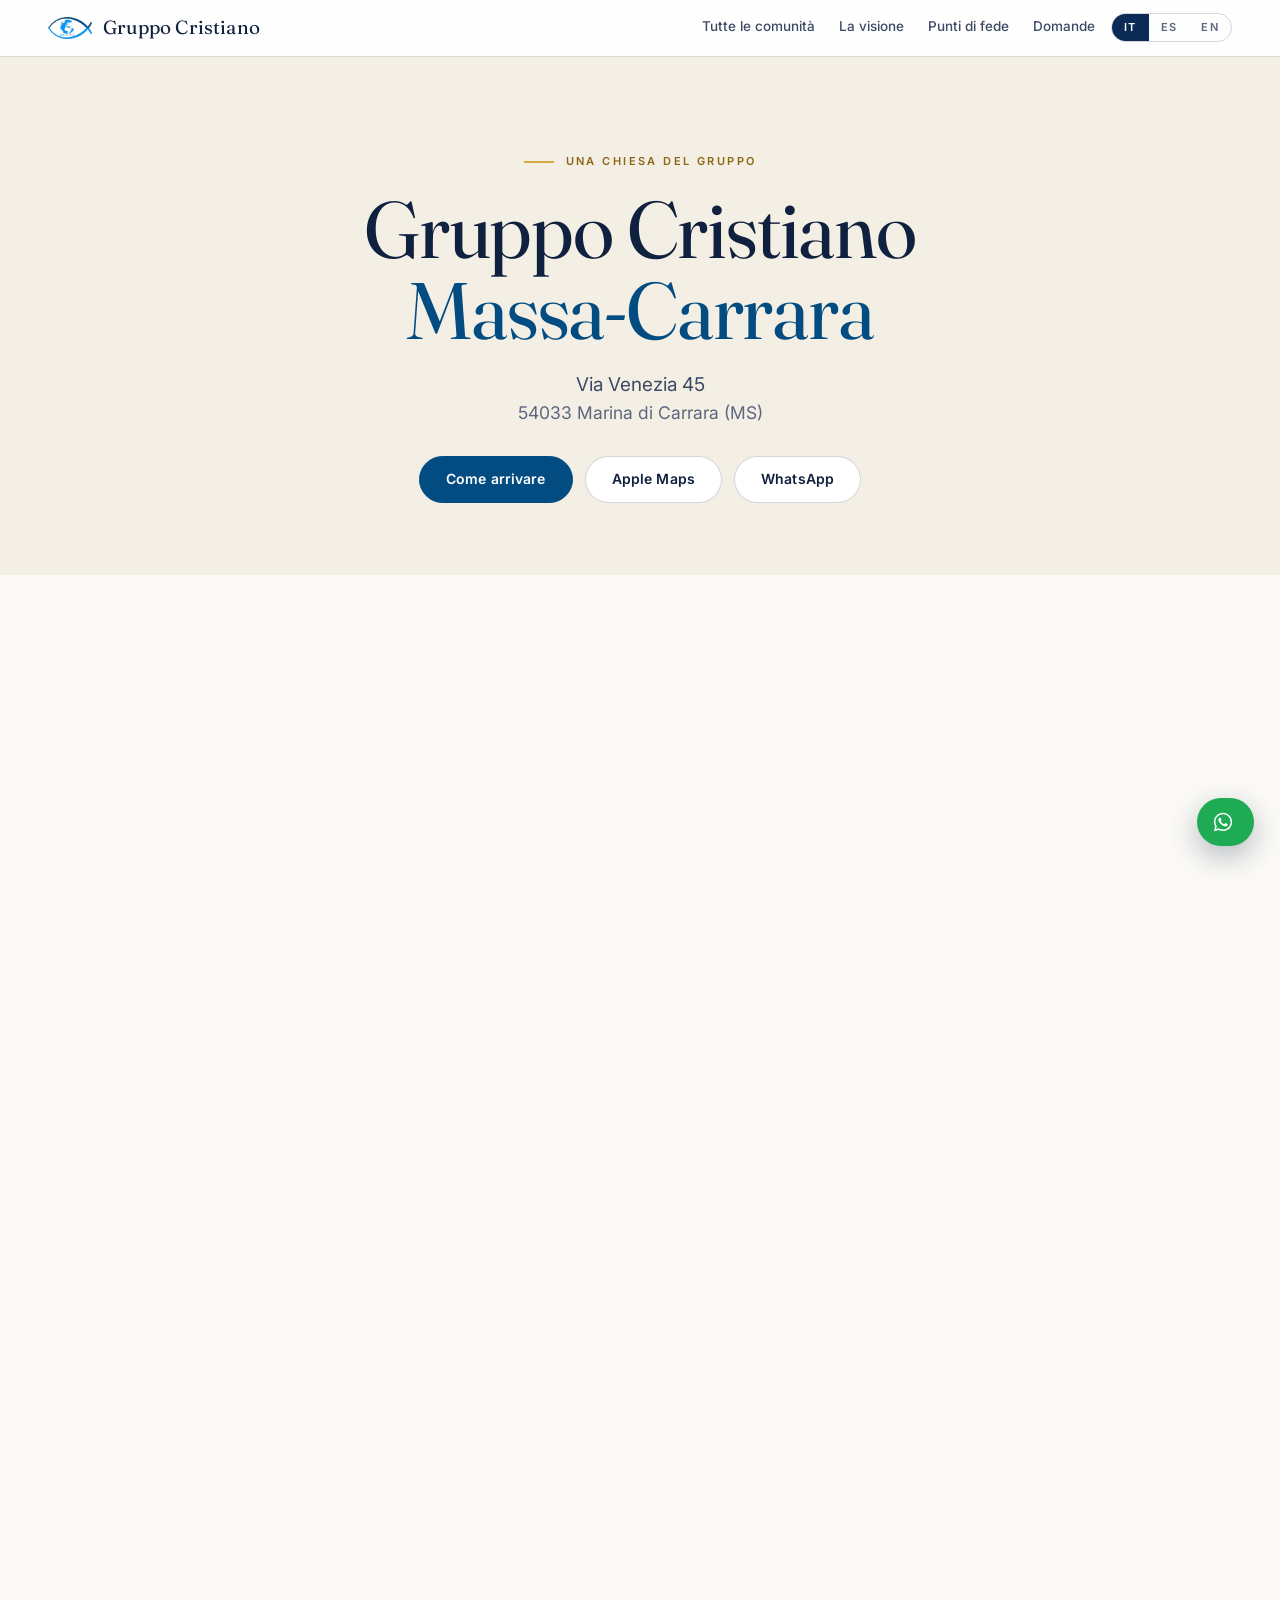
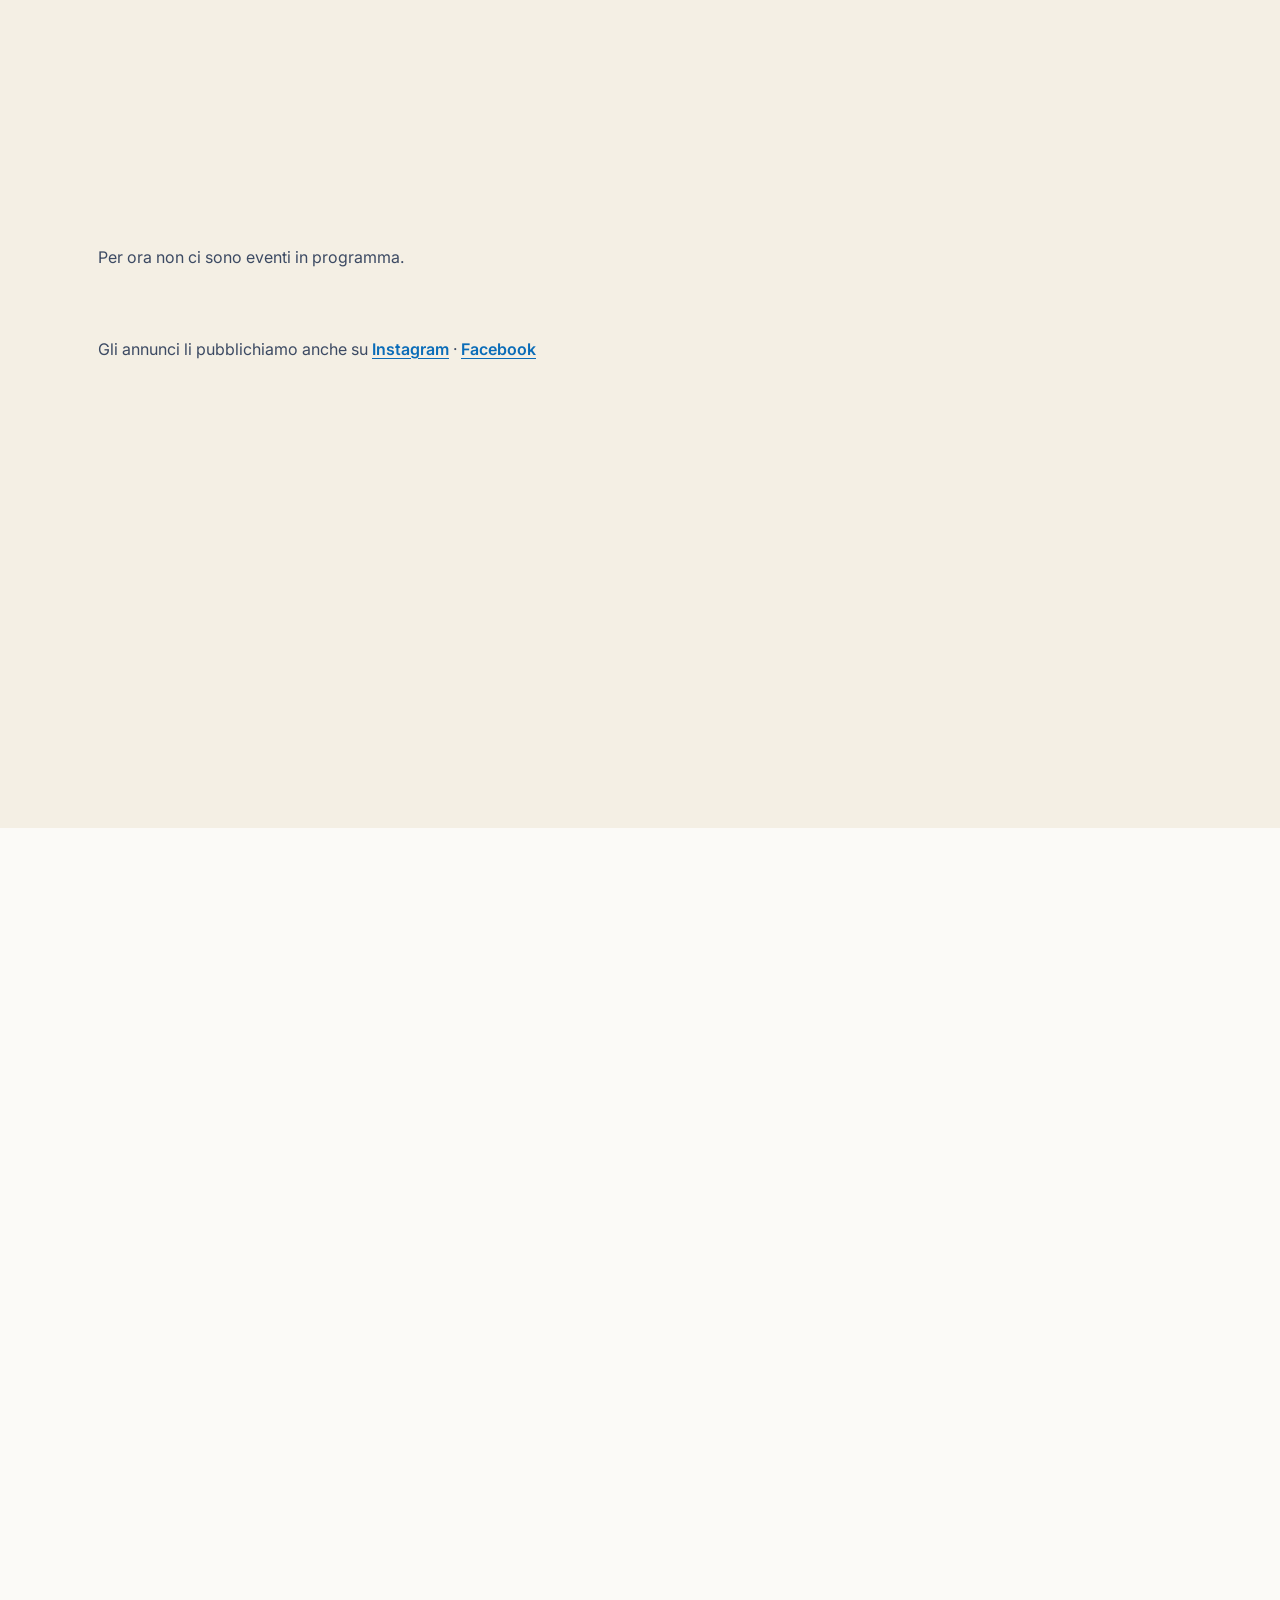
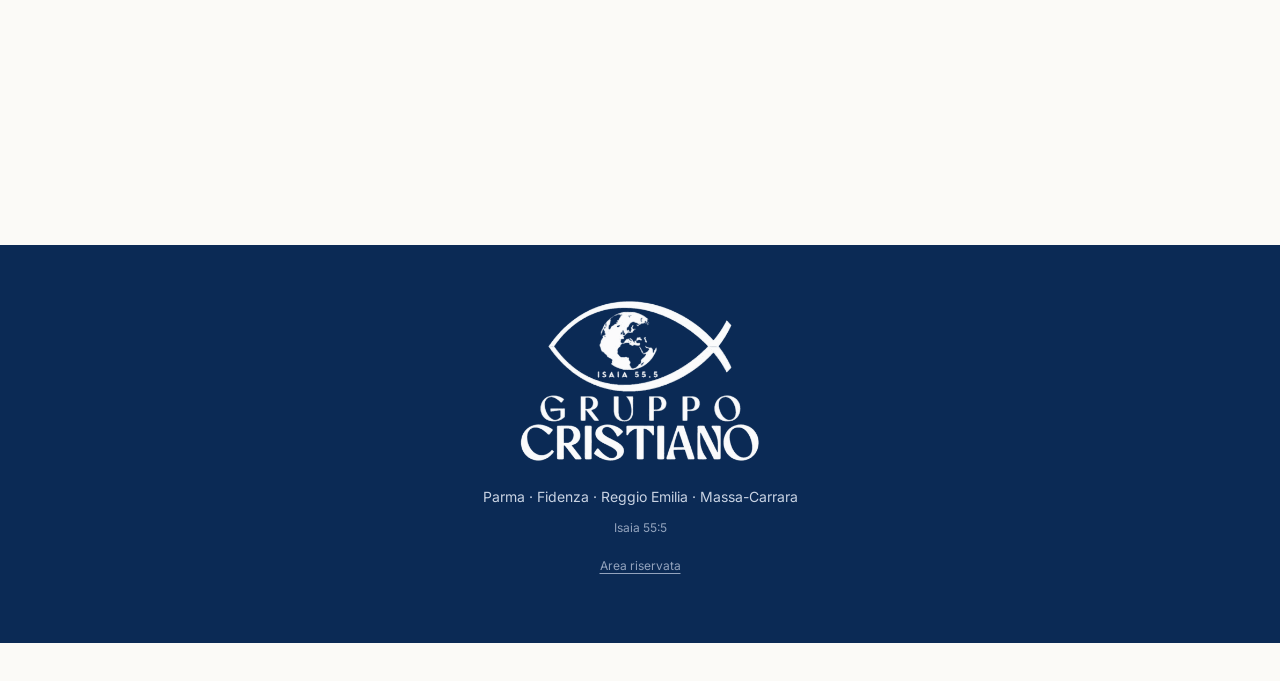
<file: massa-carrara/index.html>
<!doctype html>
<html lang="it">
<head>
<meta charset="utf-8">
<!-- En su dominio (gruppocristiano.it) la web es la de verdad: fuera la franja
     de «prototipo». En la direccion provisional se sigue viendo. Va aqui
     arriba, antes de pintar nada, para que no se vea ni un instante. -->
<script>if (/(^|\.)gruppocristiano\.it$/.test(location.hostname)) document.documentElement.className += ' dominio';</script>
<meta name="viewport" content="width=device-width, initial-scale=1, viewport-fit=cover">
<meta name="color-scheme" content="light">
<!-- ============================================================================
     NO SE EDITA ESTE ARCHIVO POR SEDE.

     Esta es la plantilla. Las paginas de verdad —parma/index.html y las
     demas— las escribe:

         node herramientas/paginas-sede.js

     leyendo sedi.js. Si se corrige una pagina a mano, el siguiente generador
     se lo lleva por delante. Se corrige aqui y se vuelve a generar.
     ============================================================================ -->
<title>Gruppo Cristiano Massa-Carrara — Chiesa evangelica a Massa-Carrara</title>
<meta name="description" content="Gruppo Cristiano Massa-Carrara, chiesa evangelica in Via Venezia 45, 54033 Marina di Carrara (MS). Culto di adorazione: Domenica 10:30. Orari degli incontri e come arrivare.">

<!-- La vista previa cuando alguien pega el enlace en WhatsApp, que es por
     donde va a circular esto. Sin esto sale un recuadro gris con la direccion
     y nadie lo abre. La imagen es el mapa de la propia iglesia. -->
<meta property="og:type" content="website">
<meta property="og:title" content="Gruppo Cristiano Massa-Carrara">
<meta property="og:description" content="Gruppo Cristiano Massa-Carrara, chiesa evangelica in Via Venezia 45, 54033 Marina di Carrara (MS). Culto di adorazione: Domenica 10:30. Orari degli incontri e come arrivare.">
<meta property="og:url" content="https://www.gruppocristiano.it/massa-carrara/">
<meta property="og:image" content="https://www.gruppocristiano.it/media/mappa-massa-carrara.jpg">
<meta property="og:locale" content="it_IT">
<meta name="twitter:card" content="summary_large_image">

<link rel="canonical" href="https://www.gruppocristiano.it/massa-carrara/">
<link rel="icon" href="../media/simbolo-256.png" type="image/png">
<link rel="apple-touch-icon" href="../media/simbolo-256.png">
<link rel="preconnect" href="https://fonts.googleapis.com">
<link rel="preconnect" href="https://fonts.gstatic.com" crossorigin>
<link href="https://fonts.googleapis.com/css2?family=Fraunces:ital,opsz,wght@0,9..144,300..700;1,9..144,300..600&family=Inter:wght@300;400;500;600&display=swap" rel="stylesheet">
<link rel="stylesheet" href="../estilo.css?v=16">

<!-- Ficha de esta iglesia para buscadores y mapas. Solo lo verificado. -->
<script type="application/ld+json">
{
  "@context": "https://schema.org",
  "@type": "Church",
  "name": "Gruppo Cristiano Massa-Carrara",
  "parentOrganization": {
    "@type": "Church",
    "name": "Gruppo Cristiano",
    "url": "https://www.gruppocristiano.it/"
  },
  "url": "https://www.gruppocristiano.it/massa-carrara/",
  "address": {
    "@type": "PostalAddress",
    "streetAddress": "Via Venezia 45",
    "postalCode": "54033",
    "addressLocality": "Marina di Carrara",
    "addressRegion": "MS",
    "addressCountry": "IT"
  },
  "geo": {
    "@type": "GeoCoordinates",
    "latitude": 44.041434,
    "longitude": 10.03227
  },
  "telephone": "+393408292483",
  "email": "gruppocristianomc@gmail.com",
  "sameAs": [
    "https://www.instagram.com/gruppocristianomc",
    "https://www.facebook.com/share/1WrMxCXBH5/"
  ]
}
</script>

<!-- El titulo de ESTA pagina en los dos idiomas.

     Sin esto, al pulsar ES la pagina de Parma se quedaba con el titulo del
     grupo entero —"Gruppo Cristiano — Iglesias en Italia"—
     porque el cambio de idioma reescribe el titulo desde el diccionario
     general. Quien guarda el enlace en el movil se encuentra cuatro accesos
     directos con el mismo nombre. -->
<script>
window.__META = {
  "it": {
    "t": "Gruppo Cristiano Massa-Carrara — Chiesa evangelica a Massa-Carrara",
    "d": "Gruppo Cristiano Massa-Carrara, chiesa evangelica in Via Venezia 45, 54033 Marina di Carrara (MS). Culto di adorazione: Domenica 10:30. Orari degli incontri e come arrivare."
  },
  "es": {
    "t": "Gruppo Cristiano Massa-Carrara — Iglesia evangélica en Massa-Carrara",
    "d": "Gruppo Cristiano Massa-Carrara, iglesia evangélica en Via Venezia 45, 54033 Marina di Carrara (MS). Culto di adorazione: Domenica 10:30. Horarios de las reuniones y cómo llegar."
  },
  "en": {
    "t": "Gruppo Cristiano Massa-Carrara — Evangelical church in Massa-Carrara",
    "d": "Gruppo Cristiano Massa-Carrara, evangelical church at Via Venezia 45, 54033 Marina di Carrara (MS). Meeting times and how to get there."
  }
};
</script>
</head>
<body data-raiz="../" data-sede="massa-carrara">
<!-- En la pagina COMODIN (_sede.html) data-sede viene vacio: esa pagina sirve
     a todas las iglesias creadas desde el panel que todavia no tienen la suya
     generada. Aqui se saca la iglesia de la direccion —/massa-carrara/ ->
     massa-carrara— ANTES de que se carguen los demas scripts, porque app.js
     lo lee nada mas arrancar para no ponerla en "le altre chiese". -->
<script>
(function () {
  var b = document.body;
  if (b.getAttribute('data-sede')) return;
  var trozo = location.pathname.split('/').filter(Boolean)[0] || '';
  try { trozo = decodeURIComponent(trozo); } catch (e) {}
  b.setAttribute('data-sede', trozo.toLowerCase());
  b.setAttribute('data-generica', '1');
})();
</script>

<div id="page-progress"></div>
<div class="nav-backdrop"></div>

<nav>
  <a class="brand" href="../">
    <!-- El pez con los colores OFICIALES del logo. El de media/simbolo-256.png es
         la version aclarada para fondo oscuro: sobre esta barra blanca salia
         desvaido. -->
    <img src="../media/simbolo-ufficiale-256.png" width="256" height="126" alt="">
    <span class="brand-text">Gruppo Cristiano</span>
  </a>
  <div class="navright">
    <div class="navlinks">
      <a href="../#sedi" data-i18n="sp_torna">Tutte le comunità</a>
      <a href="../#visione" data-i18n="nav_visione">La visione</a>
      <a href="../#fede" data-i18n="nav_fede">Punti di fede</a>
      <a href="../#domande" data-i18n="nav_domande">Domande</a>
    </div>
    <div class="langsw">
      <button type="button" data-lang="it" class="active">IT</button>
      <button type="button" data-lang="es">ES</button>
      <button type="button" data-lang="en">EN</button>
    </div>
    <button class="nav-toggle" type="button" aria-label="Menu" aria-expanded="false">
      <svg viewBox="0 0 24 24" fill="none" stroke="currentColor" stroke-width="1.6">
        <path d="M3 6h18M3 12h18M3 18h18"/></svg>
    </button>
  </div>
</nav>

<!-- ============================================================================
     PORTADA DE LA IGLESIA.

     El nombre de la ciudad y la direccion los escribe el generador, no
     JavaScript: son lo que tiene que leerse aunque el JavaScript falle, y lo
     que lee Google. Lo demas lo pinta sede.js desde los datos vivos.
     ============================================================================ -->
<!-- Solo "hero-sede", sin "hero": "hero" es ahora la portada del grupo, que
     mide 230 pantallas y lleva el efecto al bajar. Con las dos clases, cada
     iglesia habria heredado ese efecto sin foto. -->
<header class="hero-sede" id="sp-hero">
  <!-- La foto de portada y el logo que sube cada iglesia desde el panel. Sin
       foto, la franja crema; sin logo, solo el nombre. Los pone sede.js. -->
  <img class="sp-copertina" id="sp-copertina" alt="" hidden>
  <div class="wrap">
    <img class="sp-logo" id="sp-logo" alt="" hidden>
    <p class="eyebrow" data-i18n="sp_eyebrow">Una chiesa del gruppo</p>
    <h1>Gruppo Cristiano<br><em>Massa-Carrara</em></h1>
    <p class="sp-via" id="sp-via">Via Venezia 45<span>54033 Marina di Carrara (MS)</span></p>
    <div class="acciones" id="sp-acc"></div>
  </div>
</header>

<section id="sp-dettagli">
  <div class="wrap">
    <div class="sp-griglia">
      <div class="sp-mappa" id="sp-mappa"></div>

      <div class="sp-info">
        <div class="nota" id="sp-vacio" hidden>
          <b data-i18n="sp_senza_h">Questa pagina aspetta i vostri dati</b>
          <p data-i18n="sp_senza_p">Di questa chiesa mancano l'indirizzo, gli orari e le
            lingue. Appena arrivano, la pagina si riempie da sola.</p>
        </div>

        <h2 data-i18n="sp_quando">Quando ci troviamo</h2>
        <dl class="sede-orari" id="sp-orari"></dl>
        <p class="sede-nota" id="sp-nota" hidden></p>

        <div id="sp-lingue-bloque" hidden>
          <h2 data-i18n="sp_lingue">Lingue</h2>
          <div class="sede-lingue" id="sp-lingue"></div>
        </div>

        <p class="sp-testo" id="sp-testo" hidden></p>

        <!-- Los pastores. Su mapa conceptual lo pide para cada comunidad
             ("Responsabili e contatti"), y es lo que mas tranquiliza a quien
             viene por primera vez: saber a quien va a ver. -->
        <div id="sp-pastori-bloque" hidden>
          <h2 data-i18n="sp_pastori">Pastori</h2>
          <img class="sp-pastori-foto" id="sp-pastori-foto" alt="" loading="lazy" hidden>
          <div class="sp-pastori" id="sp-pastori"></div>
        </div>

        <div id="sp-contatti-bloque" hidden>
          <h2 data-i18n="sp_contatti">Parlare con questa chiesa</h2>
          <p class="sp-p" data-i18n="sp_contatti_p">Scrivi su WhatsApp o chiama, e ti
            rispondiamo. Se preferisci venire senza avvisare, va bene uguale: non serve
            avvisare per entrare.</p>
          <div class="acciones sp-contatti" id="sp-contatti"></div>
          <div class="sp-social" id="sp-social"></div>
        </div>
      </div>
    </div>
  </div>
</section>

<!-- Los proximos eventos de ESTA iglesia (los pone su responsable desde el
     panel) y, debajo, sus redes: alli es donde publican los anuncios. Sale si
     hay eventos o redes; si no, escondida. -->
<section id="eventi" class="eventi-sec" hidden>
  <div class="wrap">
    <div class="sec-head reveal">
      <p class="eyebrow" data-i18n="ev_eyebrow">Prossimi eventi</p>
      <h2 data-i18n="sp_ev_h2">Cosa succede qui.</h2>
    </div>
    <p class="eventi-vuoto" id="eventi-vuoto" data-i18n="ev_vuoto" hidden>Per ora non ci sono eventi in programma.</p>
    <div class="eventi" id="eventi-lista"></div>
    <div class="eventi-social" id="eventi-social"></div>
  </div>
</section>

<!-- Quienes somos: no se repite la vision entera en cada iglesia. Se dice de
     quien forma parte y se manda al sitio donde esta contada una sola vez. -->
<section id="sp-chi">
  <div class="wrap sec-head reveal">
    <h2 data-i18n="sp_chi_h">Chi siamo</h2>
    <p data-i18n="sp_chi_p">Questa chiesa fa parte del Gruppo Cristiano.
      La visione, i punti di fede e la storia sono quelli di tutto il gruppo.</p>
    <div class="acciones">
      <a class="btn piena" href="../#visione" data-i18n="sp_chi_btn">La visione del gruppo</a>
      <a class="btn" href="../#fede" data-i18n="nav_fede">Punti di fede</a>
    </div>
  </div>
</section>

<!-- La galeria de ESTA iglesia: la sube su responsable desde su panel. Va
     despues de toda la informacion y antes de las otras iglesias del grupo.
     Escondida mientras no haya fotos. -->
<section id="galleria" class="galleria-sec" hidden>
  <div class="wrap">
    <div class="sec-head reveal">
      <p class="eyebrow" data-i18n="gal_eyebrow">Galleria</p>
      <h2 data-i18n="sp_gal_h2">La vita della comunità.</h2>
    </div>
    <div class="galleria" id="galleria-lista"></div>
  </div>
</section>

<!-- Donar a ESTA iglesia: PayPal y/o transferencia, lo pone su responsable.
     Escondida si no hay datos. -->
<section id="sp-dona" class="dona-sec" hidden>
  <div class="wrap">
    <div class="sec-head reveal">
      <p class="eyebrow" data-i18n="dn_eyebrow">Donazioni</p>
      <h2 data-i18n="sp_dn_h2">Sostieni questa chiesa.</h2>
    </div>
    <div class="dona" id="sp-dona-lista"></div>
  </div>
</section>

<section id="sedi">
  <div class="wrap">
    <div class="sec-head reveal">
      <p class="eyebrow" data-i18n="sd_eyebrow">Le sedi</p>
      <h2 data-i18n="sp_altre_h">Le altre chiese del gruppo</h2>
      <p data-i18n="sp_altre_p">Lo stesso gruppo, la stessa fede, un'altra città.</p>
    </div>
    <div class="sedi" id="sedi-lista"></div>
  </div>
</section>

<footer>
  <div class="wrap">
    <div class="marchio">
      <img src="../media/logo-bianco.png" width="894" height="599" alt="Gruppo Cristiano" loading="lazy">
    </div>
    <!-- Sin redes aqui, a proposito: lo pidieron ellos. Cada iglesia ensena
         las suyas en su propia pagina (las pone su responsable desde el panel). -->
    <!-- Las ciudades las pone app.js desde las sedes publicadas: escrita a
         mano, esta linea se queda vieja en cuanto entra una iglesia nueva. -->
    <p class="pie-dir">Fidenza · Parma</p>
    <p class="pie-min" data-i18n="foot_min">Isaia 55:5</p>
    <!-- Vacio en italiano; en espanol e ingles avisa de que parte del texto
         esta traducido automaticamente. -->
    <p class="pie-trad" data-i18n="foot_trad"></p>
    <!-- La puerta del panel: la misma para el general y para cada iglesia; al
         entrar, cada uno ve solo lo suyo. Discreta, al final, y sin indexar. -->
    <p class="pie-panel"><a href="../panel/" rel="nofollow" data-i18n="foot_panel">Area riservata</a></p>
  </div>
</footer>

<a class="wa apagado" id="wa" href="#sp-acc" aria-label="WhatsApp">
  <svg viewBox="0 0 24 24" fill="currentColor" aria-hidden="true">
    <path d="M12.04 2C6.58 2 2.13 6.45 2.13 11.91c0 1.75.46 3.46 1.32 4.96L2 22l5.25-1.38a9.9 9.9 0 004.79 1.22h.01c5.46 0 9.9-4.45 9.9-9.91 0-2.65-1.03-5.14-2.9-7.01A9.82 9.82 0 0012.04 2zm0 18.15h-.01a8.2 8.2 0 01-4.19-1.15l-.3-.18-3.12.82.83-3.04-.2-.31a8.17 8.17 0 01-1.26-4.38c0-4.54 3.7-8.23 8.25-8.23 2.2 0 4.27.86 5.83 2.42a8.18 8.18 0 012.41 5.82c0 4.54-3.7 8.23-8.24 8.23zm4.52-6.16c-.25-.12-1.47-.72-1.69-.81-.23-.08-.39-.12-.56.13-.17.24-.64.8-.79.97-.14.16-.29.18-.54.06-.25-.13-1.05-.39-1.99-1.23-.74-.66-1.23-1.47-1.38-1.72-.14-.25-.01-.38.11-.5.11-.11.25-.29.37-.43.13-.15.17-.25.25-.41.08-.17.04-.31-.02-.44-.06-.12-.56-1.34-.76-1.84-.2-.48-.41-.42-.56-.43h-.48c-.17 0-.44.06-.67.31-.23.25-.87.86-.87 2.09s.9 2.43 1.02 2.6c.12.16 1.76 2.69 4.27 3.77.6.26 1.06.41 1.42.53.6.19 1.14.16 1.57.1.48-.07 1.47-.6 1.68-1.18.21-.58.21-1.07.14-1.18-.06-.11-.22-.17-.47-.29z"/>
  </svg>
</a>

<script src="../sedi.js"></script>
<script src="../almacen.js"></script>
<script src="../app.js"></script>
<script src="../sede.js"></script>
</body>
</html>
</file>
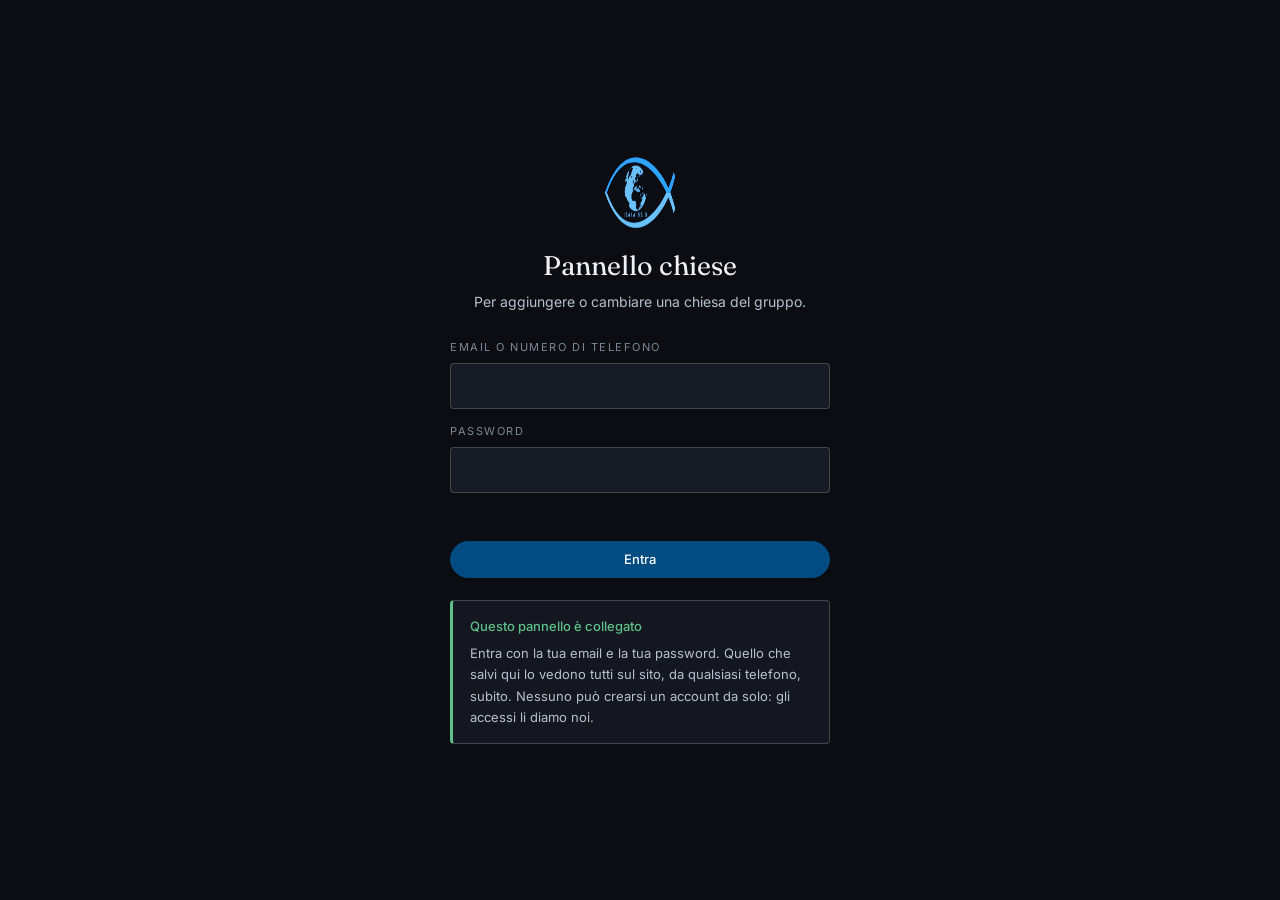
<file: panel/index.html>
<!doctype html>
<html lang="it">
<head>
<meta charset="utf-8">
<meta name="viewport" content="width=device-width, initial-scale=1, viewport-fit=cover">
<meta name="color-scheme" content="dark">
<title>Pannello chiese — Gruppo Cristiano</title>
<meta name="robots" content="noindex, nofollow">
<link rel="icon" href="../media/simbolo-256.png" type="image/png">
<link rel="preconnect" href="https://fonts.googleapis.com">
<link rel="preconnect" href="https://fonts.gstatic.com" crossorigin>
<link href="https://fonts.googleapis.com/css2?family=Fraunces:opsz,wght@9..144,300..600&family=Inter:wght@300;400;500;600&display=swap" rel="stylesheet">

<style>
:root{
  --ink:#0b0d12; --ink-2:#12151c; --ink-3:#171b24;
  --bone:#eef2f7; --bone-dim:#b6c1cf; --stone:#7d8898;
  --blu:#0c97f8; --blu-2:#56b4ff; --blu-dark:#034c82;
  --line:rgba(238,242,247,0.10); --line-strong:rgba(238,242,247,0.20);
  --rojo:#e06b6b; --verde:#5fc08a; --ambar:#f0c040;
}
*{box-sizing:border-box;margin:0;padding:0;}
body{background:var(--ink);color:var(--bone);font-family:'Inter',system-ui,sans-serif;
  font-size:15px;line-height:1.6;-webkit-font-smoothing:antialiased;}
img{max-width:100%;display:block;}
h1,h2,h3{font-family:'Fraunces',Georgia,serif;font-weight:400;line-height:1.15;}
.wrap{max-width:1060px;margin:0 auto;padding:0 clamp(18px,4vw,34px);}

/* --- cabecera ------------------------------------------------------------- */
header{border-bottom:1px solid var(--line);background:var(--ink-2);}
header .wrap{display:flex;align-items:center;justify-content:space-between;gap:14px;
  padding-block:16px;}
.marca{display:flex;align-items:center;gap:11px;min-width:0;}
.marca img{width:34px;height:34px;}
.marca b{font-family:'Fraunces',serif;font-weight:400;font-size:15px;}
.marca span{display:block;font-size:11px;letter-spacing:0.16em;text-transform:uppercase;
  color:var(--stone);}

/* --- botones y campos ----------------------------------------------------- */
.btn{display:inline-flex;align-items:center;justify-content:center;gap:8px;
  padding:11px 20px;border:1px solid var(--line-strong);border-radius:999px;
  background:none;color:var(--bone);font:500 13px/1 'Inter',sans-serif;cursor:pointer;
  transition:border-color .2s,background .2s;white-space:nowrap;}
.btn:hover:not(:disabled){border-color:var(--blu);background:rgba(12,151,248,0.12);}
.btn:disabled{opacity:.45;cursor:not-allowed;}
.btn.piena{background:var(--blu-dark);border-color:var(--blu-dark);color:#fff;}
.btn.piena:hover:not(:disabled){background:var(--blu);border-color:var(--blu);}
.btn.peligro{color:var(--rojo);border-color:rgba(224,107,107,0.4);}
.btn.peligro:hover:not(:disabled){background:rgba(224,107,107,0.12);border-color:var(--rojo);}
.btn.mini{padding:8px 14px;font-size:12px;}
a.btn{text-decoration:none;}

.campo{display:grid;gap:6px;}
.campo label{font-size:11px;letter-spacing:0.14em;text-transform:uppercase;color:var(--stone);}
.campo input,.campo textarea{width:100%;padding:11px 13px;background:var(--ink-3);
  color:var(--bone);border:1px solid var(--line-strong);border-radius:4px;
  font:400 15px/1.5 'Inter',sans-serif;}
.campo input:focus,.campo textarea:focus{outline:0;border-color:var(--blu);
  box-shadow:0 0 0 3px rgba(12,151,248,0.18);}
.campo .pista{font-size:12px;color:var(--stone);line-height:1.5;}

/* --- entrada -------------------------------------------------------------- */
#entrada{min-height:100svh;display:grid;place-items:center;padding:28px 18px;}
.caja-entrada{width:100%;max-width:380px;}
.caja-entrada img{width:72px;height:72px;margin:0 auto 22px;}
.caja-entrada h1{font-size:27px;text-align:center;}
.caja-entrada > p{margin-top:10px;text-align:center;font-size:14px;color:var(--bone-dim);}
.caja-entrada form{display:grid;gap:14px;margin-top:26px;}

/* El aviso de que esto todavia no es una cerradura de verdad. Va dentro de la
   pantalla de entrada a proposito: es lo primero que se lee, no una nota al
   pie que nadie mira. */
.aviso{padding:15px 17px;border:1px solid var(--line-strong);border-radius:4px;
  border-left:3px solid var(--ambar);background:rgba(23,27,36,0.8);
  font-size:13px;line-height:1.65;color:var(--bone-dim);}
.aviso b{display:block;color:var(--ambar);font-weight:500;margin-bottom:5px;}

.error{font-size:13.5px;color:var(--rojo);min-height:20px;}

/* --- panel ---------------------------------------------------------------- */
#panel{display:none;padding-block:clamp(26px,5vw,44px) 80px;}
.barra{display:flex;align-items:center;justify-content:space-between;gap:14px;
  flex-wrap:wrap;margin-bottom:24px;}
.barra h2{font-size:clamp(23px,3vw,31px);}
.barra .acc{display:flex;gap:9px;flex-wrap:wrap;}

.fichas{display:grid;grid-template-columns:repeat(auto-fill,minmax(270px,1fr));
  gap:16px;}
.ficha{border:1px solid var(--line);background:var(--ink-2);border-radius:5px;
  overflow:hidden;display:flex;flex-direction:column;}
.ficha .mapa{aspect-ratio:16/10;background:
  repeating-linear-gradient(135deg,rgba(238,242,247,0.035) 0 8px,transparent 8px 16px),
  var(--ink-3);display:grid;place-items:center;font-size:11px;letter-spacing:0.1em;
  text-transform:uppercase;color:var(--stone);}
.ficha .mapa img{width:100%;height:100%;object-fit:cover;}
.ficha .cuerpo{padding:17px 18px;display:flex;flex-direction:column;gap:7px;flex:1;}
.ficha h3{font-size:21px;}
.ficha .via{font-size:13.5px;color:var(--bone-dim);line-height:1.5;}
.ficha .hor{font-size:12.5px;color:var(--stone);}
.ficha .acc{display:flex;gap:8px;margin-top:auto;padding-top:14px;}
.vacio{padding:44px 24px;text-align:center;border:1px dashed var(--line-strong);
  border-radius:5px;color:var(--stone);font-size:14px;}

/* --- formulario ----------------------------------------------------------- */
#editor{display:none;position:fixed;inset:0;z-index:40;background:rgba(5,7,10,0.72);
  overflow-y:auto;padding:clamp(14px,4vh,44px) 14px;}
.hoja{max-width:620px;margin:0 auto;background:var(--ink-2);border:1px solid var(--line-strong);
  border-radius:6px;padding:clamp(20px,4vw,30px);}
.hoja h2{font-size:25px;margin-bottom:6px;}
.hoja > p{font-size:13.5px;color:var(--stone);margin-bottom:20px;}
.rejilla{display:grid;gap:15px;}
.rejilla.dos{grid-template-columns:1fr 1fr;}
@media (max-width:560px){ .rejilla.dos{grid-template-columns:1fr;} }

.horarios{display:grid;gap:9px;}
.horario{display:grid;grid-template-columns:1fr 1fr auto;gap:8px;align-items:center;}
@media (max-width:560px){ .horario{grid-template-columns:1fr 1fr;} .horario .quitar{grid-column:2;justify-self:end;} }
.quitar{background:none;border:0;color:var(--stone);cursor:pointer;font-size:19px;
  line-height:1;padding:6px 9px;border-radius:4px;}
.quitar:hover{color:var(--rojo);background:rgba(224,107,107,0.1);}

.previa{margin-top:6px;border:1px solid var(--line-strong);border-radius:4px;
  overflow:hidden;background:var(--ink-3);}
.previa .hueco{aspect-ratio:16/10;display:grid;place-items:center;text-align:center;
  padding:16px;font-size:12.5px;color:var(--stone);line-height:1.6;}
.previa img{width:100%;aspect-ratio:16/10;object-fit:cover;}
.progreso{height:2px;background:var(--line);overflow:hidden;}
.progreso i{display:block;height:2px;width:0;background:var(--blu-2);transition:width .2s;}

.pie-hoja{display:flex;gap:10px;justify-content:flex-end;flex-wrap:wrap;margin-top:24px;
  padding-top:20px;border-top:1px solid var(--line);}
.pie-hoja .izq{margin-right:auto;}

/* El aviso va ARRIBA y no abajo: con el editor abierto, abajo se pone justo
   encima de "Salva" —el boton que mas se toca— y en el movil se come el dedo. */
.brindis{position:fixed;left:50%;top:18px;transform:translateX(-50%) translateY(-16px);
  z-index:60;padding:12px 22px;border-radius:999px;background:var(--ink-3);
  border:1px solid var(--line-strong);font-size:13.5px;opacity:0;pointer-events:none;
  transition:opacity .25s,transform .25s;max-width:92vw;text-align:center;}
.brindis.ver{opacity:1;transform:translateX(-50%) translateY(0);}
.brindis.mal{border-color:var(--rojo);color:var(--rojo);}

/* `hidden` tiene que ganar SIEMPRE. Sin esto, un boton con hidden sigue
   viendose, porque .btn le pone display:inline-flex y eso pisa al hidden del
   navegador. Y los botones que se esconden aqui son los de crear y borrar
   iglesias, que un responsable de sede no debe ni ver. */
[hidden]{display:none !important;}

/* --- quien eres --------------------------------------------------------- */
.quien{margin-top:20px;font-size:13px;color:var(--stone);}
.quien b{color:var(--bone);font-weight:500;}
.quien .rol{display:inline-block;margin-left:8px;padding:2px 9px;border-radius:999px;
  font-size:10.5px;letter-spacing:.12em;text-transform:uppercase;font-weight:600;
  background:rgba(12,151,248,0.16);color:var(--blu-2);}

/* --- accessi --------------------------------------------------------------- */
.pista-sec{font-size:14px;color:var(--bone-dim);max-width:62ch;margin:-10px 0 20px;line-height:1.65;}
.accessi{display:grid;gap:9px;margin-bottom:22px;}
.acceso{display:flex;align-items:center;gap:14px;flex-wrap:wrap;padding:13px 16px;
  border:1px solid var(--line);border-radius:5px;background:var(--ink-2);}
.acceso .q{flex:1;min-width:200px;}
.acceso .q b{display:block;font-weight:500;font-size:14.5px;word-break:break-all;}
.acceso .q span{font-size:12.5px;color:var(--stone);}
.acceso.apagado{opacity:.55;}
.acceso .etq{font-size:10px;letter-spacing:.12em;text-transform:uppercase;font-weight:600;
  padding:3px 9px;border-radius:999px;}
.etq.gen{background:rgba(12,151,248,0.18);color:var(--blu-2);}
.etq.sed{background:rgba(95,192,138,0.16);color:var(--verde);}
.etq.off{background:rgba(224,107,107,0.14);color:var(--rojo);}
.etq.pend{background:rgba(240,192,64,0.16);color:var(--ambar);}
.ficha .resp{font-size:12px;color:var(--stone);word-break:break-all;}
.ficha .resp b{color:var(--bone-dim);font-weight:500;}

.nuevo-acceso,.creado{max-width:none;margin:0;}
.nuevo-acceso h3,.creado h3{font-family:'Fraunces',serif;font-weight:400;font-size:21px;margin-bottom:16px;}
.campo select{width:100%;padding:11px 13px;background:var(--ink-3);color:var(--bone);
  border:1px solid var(--line-strong);border-radius:4px;font:400 15px/1.5 'Inter',sans-serif;}
.con-boton{display:flex;gap:8px;}
.con-boton input{flex:1;font-family:ui-monospace,SFMono-Regular,Menlo,monospace;letter-spacing:.04em;}

.creado{border-color:var(--verde);margin-top:16px;}
.creado > p{font-size:13.5px;color:var(--ambar);margin:-8px 0 16px;}
.datos{display:grid;gap:10px;}
.datos div{display:grid;grid-template-columns:110px 1fr;gap:12px;align-items:baseline;}
.datos dt{font-size:11px;letter-spacing:.12em;text-transform:uppercase;color:var(--stone);}
.datos dd{font-size:17px;word-break:break-all;font-family:ui-monospace,SFMono-Regular,Menlo,monospace;}

/* --- subir foto y logo ------------------------------------------------------ */
.subida{display:flex;gap:14px;align-items:center;flex-wrap:wrap;}
.subida-previa{width:168px;aspect-ratio:16/10;border-radius:6px;overflow:hidden;flex:none;
  border:1px solid var(--line-strong);background:var(--ink-3);display:grid;place-items:center;}
.subida.logo .subida-previa{width:92px;aspect-ratio:1;background:#fff;border-radius:50%;
  border:3px solid #fff;box-shadow:0 0 0 2px #d4a843;}
.subida-previa img{width:100%;height:100%;object-fit:cover;}
.subida.logo .subida-previa img{object-fit:contain;padding:8px;}
.subida-previa span{font-size:11px;letter-spacing:.08em;text-transform:uppercase;color:var(--stone);
  text-align:center;padding:6px;}
.subida.logo .subida-previa span{color:#7d8898;}
#sub-sito .subida-previa{position:relative;width:240px;}
#sub-sito .subida-previa span{position:absolute;left:8px;bottom:8px;background:rgba(0,0,0,.6);
  color:#fff;border-radius:3px;padding:3px 7px;}
.subida-acc{display:flex;gap:8px;flex-wrap:wrap;}
.subida-acc label.btn{cursor:pointer;}

/* --- galeria ---------------------------------------------------------------- */
.gal-lista{display:grid;gap:12px;margin:6px 0 18px;}
.gal-item{display:grid;grid-template-columns:132px 1fr;gap:14px;align-items:start;padding:12px;
  border:1px solid var(--line);border-radius:6px;background:var(--ink-3);}
.gal-item img{width:132px;aspect-ratio:4/3;object-fit:cover;border-radius:4px;display:block;}
.gal-item textarea{width:100%;min-height:74px;resize:vertical;padding:9px 11px;background:var(--ink-2);
  color:var(--bone);border:1px solid var(--line-strong);border-radius:4px;font:400 14px/1.5 'Inter',sans-serif;}
.gal-item .gal-acc{display:flex;gap:6px;flex-wrap:wrap;margin-top:8px;align-items:center;}
.gal-item .gal-acc span{font-size:11.5px;color:var(--stone);margin-left:auto;}
@media (max-width:520px){ .gal-item{grid-template-columns:92px 1fr;gap:10px;padding:10px;} .gal-item img{width:92px;} }
.gal-vacia{padding:22px;text-align:center;color:var(--stone);font-size:14px;border:1px dashed var(--line-strong);border-radius:6px;}
#galeria-capa .hoja{max-width:760px;}
#galeria-capa label.btn{cursor:pointer;}

/* --- preguntas -------------------------------------------------------------- */
#faq-capa .hoja{max-width:820px;}
.faq-item{padding:14px;border:1px solid var(--line);border-radius:6px;background:var(--ink-3);}
.faq-item + .faq-item{margin-top:12px;}
.faq-item .lado{display:grid;grid-template-columns:1fr 1fr;gap:12px;}
@media (max-width:640px){ .faq-item .lado{grid-template-columns:1fr;} }
.faq-item label{display:block;font-size:11px;letter-spacing:.12em;text-transform:uppercase;color:var(--stone);margin:0 0 5px;}
.faq-item input[type=text],.faq-item textarea{width:100%;padding:9px 11px;background:var(--ink-2);color:var(--bone);
  border:1px solid var(--line-strong);border-radius:4px;font:400 14px/1.5 'Inter',sans-serif;}
.faq-item textarea{min-height:84px;resize:vertical;margin-top:8px;}
.faq-item .faq-acc{display:flex;gap:6px;flex-wrap:wrap;align-items:center;margin-top:10px;}
.faq-item .faq-acc label{display:flex;gap:6px;align-items:center;margin:0 auto 0 0;text-transform:none;letter-spacing:0;font-size:13px;color:var(--bone-dim);}
.faq-num{font-size:11px;letter-spacing:.12em;color:var(--stone);margin-bottom:8px;text-transform:uppercase;}

/* --- vision y fundadores ----------------------------------------------------- */
#vis-capa .hoja,#sto-capa .hoja{max-width:820px;}
.ed-bloque{margin-top:22px;}
.ed-bloque > h3{font-family:'Fraunces',serif;font-weight:400;font-size:20px;margin-bottom:10px;}
.faq-item .lado textarea.alta{min-height:150px;}
.fund-foto{display:flex;gap:12px;align-items:center;flex-wrap:wrap;margin-bottom:12px;}
.fund-foto .circ{width:84px;height:84px;border-radius:50%;background:var(--ink-2);border:3px solid #fff;
  box-shadow:0 0 0 2px #d4a843;overflow:hidden;display:grid;place-items:center;flex:none;
  font-size:10px;letter-spacing:.08em;text-transform:uppercase;color:var(--stone);text-align:center;}
.fund-foto .circ img{width:100%;height:100%;object-fit:cover;}
.fund-foto label.btn{cursor:pointer;}
.faq-item input.nome{font-size:16px;margin-bottom:10px;}

/* --- eventos ----------------------------------------------------------------- */
#ev-capa .hoja{max-width:760px;}
.ev-item{display:grid;grid-template-columns:64px 1fr;gap:14px;align-items:start;padding:12px;
  border:1px solid var(--line);border-radius:6px;background:var(--ink-3);}
.ev-item + .ev-item{margin-top:10px;}
.ev-item .fecha{border-radius:6px;background:var(--blu-dark);text-align:center;padding:8px 4px;line-height:1.1;}
.ev-item .fecha b{display:block;font-family:'Fraunces',serif;font-size:24px;font-weight:400;}
.ev-item .fecha span{font-size:10px;letter-spacing:.14em;text-transform:uppercase;color:var(--ambar);}
.ev-item h4{font-family:'Fraunces',serif;font-weight:400;font-size:18px;}
.ev-item p{font-size:13px;color:var(--stone);}
.ev-item .gal-acc{display:flex;gap:6px;flex-wrap:wrap;margin-top:8px;}
.ev-form{margin-top:18px;padding:16px;border:1px solid var(--line-strong);border-radius:6px;background:var(--ink-3);}
.ev-form h3{font-family:'Fraunces',serif;font-weight:400;font-size:20px;margin-bottom:12px;}
.ev-form .campo input,.ev-form .campo textarea{background:var(--ink-2);}
.campo input[type=date]{color-scheme:dark;}
.subida.cartel .subida-previa{width:120px;aspect-ratio:4/5;}
.subida.pastori .subida-previa{width:168px;aspect-ratio:4/3;}

/* --- los tres idiomas -------------------------------------------------------
   Arriba de cada ventana, Italiano · Español · English. Cada campo que se
   escribe en un idioma lleva data-l, y solo se ven los del idioma elegido.
   Los que no tienen idioma (fecha, foto, IBAN...) se ven siempre. */
.lingue-tab{display:flex;gap:6px;flex-wrap:wrap;margin:0 0 16px;padding:5px;border:1px solid var(--line-strong);
  border-radius:999px;width:max-content;max-width:100%;background:var(--ink-3);}
.lingue-tab button{background:none;border:0;color:var(--bone-dim);font:500 13px/1 'Inter',sans-serif;
  padding:9px 15px;border-radius:999px;cursor:pointer;}
.lingue-tab button.on{background:var(--blu-dark);color:#fff;}
.lingue-tab button i{font-style:normal;color:var(--verde);margin-left:5px;}
[data-vista="it"] [data-l]:not([data-l="it"]),
[data-vista="es"] [data-l]:not([data-l="es"]),
[data-vista="en"] [data-l]:not([data-l="en"]){display:none !important;}
.faq-item .lado{grid-template-columns:1fr !important;}

/* --- pastores y recorte de fotos -------------------------------------------- */
.past-lista{display:grid;gap:12px;}
.past-item{display:grid;grid-template-columns:150px 1fr;gap:14px;align-items:start;padding:12px;
  border:1px solid var(--line);border-radius:6px;background:var(--ink-3);}
@media (max-width:520px){ .past-item{grid-template-columns:1fr;} .past-item .rec,.past-item .past-sin{max-width:200px;} }
.past-item input[type=text],.past-item textarea{width:100%;padding:9px 11px;background:var(--ink-2);color:var(--bone);
  border:1px solid var(--line-strong);border-radius:4px;font:400 14px/1.5 'Inter',sans-serif;margin-bottom:8px;}
.past-item textarea{min-height:70px;resize:vertical;}
.past-item .nome{font-size:16px;}
.past-item .gal-acc{display:flex;gap:6px;flex-wrap:wrap;}
.past-sin{aspect-ratio:4/5;border-radius:8px;border:1px dashed var(--line-strong);display:grid;place-items:center;
  font-size:11px;letter-spacing:.08em;text-transform:uppercase;color:var(--stone);text-align:center;padding:8px;}
.rec{display:grid;gap:6px;}
.rec-marco{position:relative;width:100%;overflow:hidden;border-radius:8px;background:#000;touch-action:none;
  cursor:grab;user-select:none;-webkit-user-select:none;}
.rec-marco:active{cursor:grabbing;}
.rec-marco.redondo{border-radius:50%;border:3px solid #fff;box-shadow:0 0 0 2px #d4a843;}
.rec-marco img{width:100%;height:100%;display:block;pointer-events:none;user-select:none;-webkit-user-drag:none;}
.rec-pista{position:absolute;left:50%;bottom:6px;transform:translateX(-50%);font-size:10px;white-space:nowrap;
  background:rgba(0,0,0,.6);color:#fff;padding:2px 7px;border-radius:999px;pointer-events:none;}
.rec-marco.redondo .rec-pista{bottom:10px;}
.rec-zoom{display:flex;align-items:center;gap:6px;font-size:11px;color:var(--stone);}
.rec-zoom input{flex:1;accent-color:var(--blu);}
.fund-foto .rec{width:120px;}

/* --- capas ----------------------------------------------------------------- */
.capa{display:none;position:fixed;inset:0;z-index:45;background:rgba(5,7,10,0.72);
  overflow-y:auto;padding:clamp(14px,6vh,70px) 14px;}
.capa .hoja{margin:0 auto;}
.capa-centro{min-height:100svh;display:grid;place-items:center;padding:28px 18px;text-align:center;}
.capa-centro[hidden]{display:none;}
.capa-centro h1{font-size:27px;}
.capa-centro p{margin-top:12px;color:var(--bone-dim);font-size:14.5px;line-height:1.65;}

/* --- statistiche ---------------------------------------------------------- */
.stat-filtri{display:flex;gap:10px;flex-wrap:wrap;align-items:center;margin-bottom:14px;}
#stat-dove{padding:9px 12px;background:var(--ink-3);color:var(--bone);border:1px solid var(--line-strong);
  border-radius:999px;font:500 13px 'Inter',sans-serif;max-width:100%;}
.stat-periodo{display:inline-flex;border:1px solid var(--line-strong);border-radius:999px;overflow:hidden;}
.stat-periodo button{background:none;border:0;color:var(--bone-dim);font:500 12.5px 'Inter',sans-serif;
  padding:9px 14px;cursor:pointer;}
.stat-periodo button + button{border-left:1px solid var(--line-strong);}
.stat-periodo button[aria-pressed="true"]{background:var(--blu-dark);color:#fff;}
.stat-hoja{max-width:none;margin:0;}
.stat-cifre{display:grid;grid-template-columns:repeat(4,1fr);gap:12px;margin-bottom:22px;}
.stat-cifra b{display:block;font:500 30px/1.1 'Inter',sans-serif;color:var(--bone);font-variant-numeric:tabular-nums;}
.stat-cifra span{font-size:12px;color:var(--stone);letter-spacing:.04em;}
@media (max-width:560px){ .stat-cifre{grid-template-columns:1fr 1fr;} }
.stat-graf{position:relative;margin:0 0 26px;}
.stat-graf .tit{font-size:12px;color:var(--stone);margin-bottom:8px;}
.stat-barras{position:relative;height:150px;display:flex;align-items:flex-end;gap:2px;
  border-bottom:1px solid var(--line-strong);}
.stat-barras .tope{position:absolute;left:0;right:0;top:0;border-top:1px dashed var(--line);
  font-size:11px;color:var(--stone);pointer-events:none;}
.stat-barras .tope span{position:absolute;right:0;top:-16px;}
.stat-col{flex:1;height:100%;display:flex;align-items:flex-end;cursor:default;min-width:0;}
.stat-col i{display:block;width:100%;max-width:28px;margin:0 auto;background:var(--blu);
  border-radius:4px 4px 0 0;min-height:0;}
.stat-col.cero i{background:none;}
.stat-col:hover i,.stat-col.ver i{background:var(--blu-2);}
.stat-eje{display:flex;justify-content:space-between;font-size:11px;color:var(--stone);margin-top:6px;}
.stat-tip{position:absolute;z-index:3;transform:translate(-50%,-100%);background:var(--ink-3);
  border:1px solid var(--line-strong);border-radius:5px;padding:6px 9px;font-size:12px;color:var(--bone);
  white-space:nowrap;pointer-events:none;box-shadow:0 6px 18px rgba(0,0,0,.35);}
.stat-tip b{font-variant-numeric:tabular-nums;}
.stat-parti{display:grid;grid-template-columns:repeat(auto-fit,minmax(240px,1fr));gap:22px;}
.stat-parte h3{font:500 13px 'Inter',sans-serif;color:var(--bone-dim);margin-bottom:10px;}
.stat-fila{display:grid;grid-template-columns:1fr auto;gap:2px 10px;font-size:13px;margin-bottom:9px;}
.stat-fila .n{color:var(--bone);font-variant-numeric:tabular-nums;}
.stat-fila .n small{color:var(--stone);margin-left:6px;}
.stat-fila .bar{grid-column:1 / -1;height:6px;background:var(--line);border-radius:999px;overflow:hidden;}
.stat-fila .bar i{display:block;height:100%;background:var(--blu);border-radius:999px;}
.stat-tabla{margin-top:14px;font-size:13px;}
.stat-tabla summary{cursor:pointer;color:var(--bone-dim);}
.stat-tabla table{margin-top:10px;border-collapse:collapse;width:100%;max-width:360px;}
.stat-tabla td,.stat-tabla th{padding:5px 8px;border-bottom:1px solid var(--line);text-align:left;font-weight:400;}
.stat-tabla td + td,.stat-tabla th + th{text-align:right;font-variant-numeric:tabular-nums;}
.stat-tabla th{color:var(--stone);font-size:12px;}
.stat-vacio{padding:26px 10px;text-align:center;color:var(--stone);font-size:14px;}
</style>
</head>
<body>

<!-- ============================================================================
     ENTRADA. Usuario y contraseña, y nada mas: aqui no se crean cuentas.
     Quien entra es quien ya tiene la llave.
     ============================================================================ -->
<div id="entrada">
  <div class="caja-entrada">
    <img src="../media/simbolo-256.png" width="256" height="256" alt="Gruppo Cristiano">
    <h1>Pannello chiese</h1>
    <p>Per aggiungere o cambiare una chiesa del gruppo.</p>

    <form id="f-entrada" novalidate>
      <div class="campo">
        <label for="usuario" id="et-usuario">Utente</label>
        <input type="text" id="usuario" autocomplete="username" autocapitalize="none"
          autocorrect="off" spellcheck="false" required>
      </div>
      <div class="campo">
        <label for="clave">Password</label>
        <input type="password" id="clave" autocomplete="current-password" required>
      </div>
      <p class="error" id="err-entrada" role="alert"></p>
      <button type="submit" class="btn piena" id="b-entrar">Entra</button>
    </form>

    <!-- Hay dos avisos y se ensena UNO, el que diga la verdad en ese momento.
         El que sobra se borra del documento en el arranque: dejarlo escondido
         con display:none es como acaba ensenandose el equivocado el dia que
         alguien toca el CSS. -->
    <div class="aviso" id="aviso-demo" style="margin-top:22px">
      <b>Da leggere prima di usarlo</b>
      Questa porta non è ancora una serratura vera: l'utente e la password stanno
      scritti nella pagina, e chi sa guardare dentro il codice li vede. Serve a far
      capire come funziona il pannello, non a proteggerlo.
      Le schede create qui restano <b style="display:inline;color:var(--bone-dim)">su questo
      telefono</b>: non le vede né un altro telefono né chi apre il sito. Per questo
      serve una banca dati vera — ed è il passo dopo, non questo.
    </div>
    <div class="aviso" id="aviso-vero" style="margin-top:22px;border-left-color:var(--verde)">
      <b style="color:var(--verde)">Questo pannello è collegato</b>
      Entra con la tua email e la tua password. Quello che salvi qui lo vedono tutti
      sul sito, da qualsiasi telefono, subito. Nessuno può crearsi un account da solo:
      gli accessi li diamo noi.
    </div>
  </div>
</div>

<!-- ============================================================================
     PANEL
     ============================================================================ -->
<div id="panel">
  <header>
    <div class="wrap">
      <div class="marca">
        <img src="../media/simbolo-256.png" width="256" height="256" alt="">
        <div><b>Gruppo Cristiano</b><span>Pannello chiese</span></div>
      </div>
      <div style="display:flex;gap:9px;flex-wrap:wrap;justify-content:flex-end">
        <a class="btn mini" href="../" target="_blank" rel="noopener">Vedi il sito</a>
        <button class="btn mini" id="mia-pass" type="button" hidden>La mia password</button>
        <button class="btn mini" id="salir" type="button">Esci</button>
      </div>
    </div>
  </header>

  <div class="wrap">
    <!-- Quien eres. Una linea, arriba, para que nadie dude de con que cuenta
         ha entrado — sobre todo cuando el dia de la configuracion se prueban
         varias cuentas desde el mismo movil. -->
    <p class="quien" id="quien" hidden></p>

    <!-- ========================================================================
         IL SITO DEL GRUPPO — solo el general. Lo suyo es la web general: por
         ahora, la foto grande de la portada. Las iglesias suben la suya en su
         ficha; esta es la del grupo.
         ======================================================================== -->
    <section id="sito" hidden>
      <div class="barra" style="margin-top:26px">
        <h2>Il sito del gruppo</h2>
      </div>
      <p class="pista-sec">La foto grande della pagina principale. Se non ne carichi una,
        il sito usa quella di adesso. Ogni chiesa carica la sua foto nella sua scheda.</p>
      <div class="hoja" style="max-width:none;margin:0">
        <div class="subida" id="sub-sito">
          <div class="subida-previa"><img alt="" hidden><span>Foto di serie</span></div>
          <div class="subida-acc">
            <label class="btn mini">Scegli foto
              <input type="file" accept="image/jpeg,image/png,image/webp" hidden>
            </label>
            <button class="btn mini peligro" type="button" data-togli hidden>Torna a quella di serie</button>
          </div>
        </div>
        <p class="pista">Meglio orizzontale, con le persone al centro: sul telefono si
          vede solo la parte di mezzo.</p>
        <p class="error" id="err-sito" role="alert"></p>
        <div class="pie-hoja">
          <button class="btn piena" type="button" id="sito-salva" disabled>Salva la foto</button>
        </div>
      </div>

      <div class="hoja" style="max-width:none;margin:16px 0 0;display:flex;gap:14px;align-items:center;flex-wrap:wrap">
        <div style="flex:1;min-width:220px">
          <b style="font-weight:500">Galleria del gruppo</b>
          <p class="pista" style="margin:4px 0 0">Le foto con il testo sotto che escono nella pagina principale.</p>
        </div>
        <button class="btn piena" type="button" id="sito-galeria">Apri la galleria</button>
      </div>

      <div class="hoja" style="max-width:none;margin:16px 0 0;display:flex;gap:14px;align-items:center;flex-wrap:wrap">
        <div style="flex:1;min-width:220px">
          <b style="font-weight:500">Domande frequenti</b>
          <p class="pista" style="margin:4px 0 0" id="faq-estado">Le domande e risposte della pagina principale.</p>
        </div>
        <button class="btn piena" type="button" id="sito-faq">Modifica le domande</button>
      </div>

      <div class="hoja" style="max-width:none;margin:16px 0 0;display:flex;gap:14px;align-items:center;flex-wrap:wrap">
        <div style="flex:1;min-width:220px">
          <b style="font-weight:500">La visione</b>
          <p class="pista" style="margin:4px 0 0" id="vis-estado">I punti della visione della pagina principale.</p>
        </div>
        <button class="btn piena" type="button" id="sito-vis">Modifica la visione</button>
      </div>

      <div class="hoja" style="max-width:none;margin:16px 0 0;display:flex;gap:14px;align-items:center;flex-wrap:wrap">
        <div style="flex:1;min-width:220px">
          <b style="font-weight:500">Chi siamo e fondatori</b>
          <p class="pista" style="margin:4px 0 0" id="sto-estado">La storia del gruppo e i fondatori, con la loro foto.</p>
        </div>
        <button class="btn piena" type="button" id="sito-sto">Modifica storia e fondatori</button>
      </div>

      <div class="hoja" style="max-width:none;margin:16px 0 0;display:flex;gap:14px;align-items:center;flex-wrap:wrap">
        <div style="flex:1;min-width:220px">
          <b style="font-weight:500">Eventi del gruppo</b>
          <p class="pista" style="margin:4px 0 0">Gli eventi di tutto il gruppo. Nella pagina principale
            escono insieme a quelli di ogni chiesa, da soli, in ordine di data.</p>
        </div>
        <button class="btn piena" type="button" id="sito-eventi">Apri gli eventi</button>
      </div>

      <div class="hoja" style="max-width:none;margin:16px 0 0;display:flex;gap:14px;align-items:center;flex-wrap:wrap">
        <div style="flex:1;min-width:220px">
          <b style="font-weight:500">Il giornalino</b>
          <p class="pista" style="margin:4px 0 0" id="gio-estado">Carica il PDF di ogni numero: esce nella pagina
            principale e lo mandi per email a chi si è iscritto.</p>
        </div>
        <button class="btn piena" type="button" id="sito-gio">Apri il giornalino</button>
      </div>

      <form class="hoja" id="f-sito-dona" style="max-width:none;margin:16px 0 0" novalidate>
        <b style="font-weight:500">Donazioni del gruppo</b>
        <p class="pista" style="margin:4px 0 14px">Il bottone «Dona» della pagina principale. Basta uno
          dei due: il link di PayPal o l'IBAN. Se li lasci vuoti tutti e due, la sezione non esce.</p>
        <div class="rejilla" id="sito-dona-campi"></div>
        <p class="error" id="err-sito-dona" role="alert"></p>
        <div class="pie-hoja">
          <button class="btn piena" type="submit" id="sito-dona-salva">Salva le donazioni</button>
        </div>
      </form>

      <form class="hoja" id="f-sito-wa" style="max-width:none;margin:16px 0 0" novalidate>
        <div class="campo">
          <label for="sito-wa">WhatsApp del gruppo</label>
          <input type="tel" id="sito-wa" inputmode="tel" autocomplete="off" placeholder="+39 3xx xxx xxxx">
          <p class="pista">È il bottone verde della pagina principale, per chi non sa a quale chiesa
            scrivere. Dentro la pagina di ogni chiesa, quel bottone scrive alla chiesa. Vuoto = il
            bottone porta all'elenco delle chiese.</p>
        </div>
        <p class="error" id="err-sito-wa" role="alert"></p>
        <div class="pie-hoja">
          <button class="btn piena" type="submit" id="sito-wa-salva">Salva il numero</button>
        </div>
      </form>
    </section>

    <div class="barra" style="margin-top:26px">
      <h2 id="titulo-lista">Le chiese</h2>
      <div class="acc">
        <button class="btn peligro mini" id="restaurar" type="button">Torna alle schede del sito</button>
        <button class="btn piena" id="nueva" type="button">+ Nuova chiesa</button>
      </div>
    </div>

    <div class="aviso" id="aviso-lista-demo" style="margin-bottom:22px">
      <b>Dove finiscono queste schede</b>
      Restano in questo telefono, in questo browser. Le vedi tu, qui. Chi apre il sito
      vede ancora le schede scritte nella pagina. Quando passiamo a una banca dati vera,
      quello che c'è qui si carica lì e lo vedono tutti.
    </div>
    <div class="aviso" id="aviso-lista-vero" style="margin-bottom:22px;border-left-color:var(--verde)">
      <b style="color:var(--verde)">Dove finiscono queste schede</b>
      Nella banca dati del gruppo. Quello che salvi lo vede chiunque apra il sito, da
      qualsiasi telefono. Se togli la spunta «Pubblicata sul sito» la scheda resta qui,
      salvata, e fuori non si vede: la vedi solo tu, entrando da questa pagina.
    </div>

    <div id="lista" class="fichas"></div>

    <!-- ========================================================================
         STATISTICHE — cuantas visitas tiene la web. El general ve todo el
         sitio y cada iglesia por separado; el responsable de una iglesia, solo
         la suya (eso lo decide la base de datos, no este panel). Sin cookies:
         solo numeros, ningun dato de nadie.
         ======================================================================== -->
    <section id="stat" hidden>
      <div class="barra" style="margin-top:48px">
        <h2>Statistiche</h2>
      </div>
      <p class="pista-sec" id="stat-pista">Quante volte viene aperto il sito. Senza cookie e senza
        dati personali: si contano solo i numeri. Chi ricarica la pagina nello stesso giorno conta una volta.</p>
      <div class="stat-filtri">
        <select id="stat-dove" aria-label="Quale parte del sito" hidden></select>
        <div class="stat-periodo" role="group" aria-label="Periodo">
          <button type="button" data-giorni="7">7 giorni</button>
          <button type="button" data-giorni="30" aria-pressed="true">30 giorni</button>
          <button type="button" data-giorni="365">12 mesi</button>
        </div>
      </div>
      <div class="hoja stat-hoja">
        <div class="stat-cifre" id="stat-cifre"></div>
        <div class="stat-graf" id="stat-graf"></div>
        <div class="stat-parti" id="stat-parti"></div>
      </div>
      <p class="error" id="err-stat" role="alert"></p>
    </section>

    <!-- ========================================================================
         ACCESSI — solo para el administrador general.

         Aqui se da la llave de cada iglesia: correo y contrasena, que se
         eligen juntos, en persona. Cuando el correo con codigo este listo,
         esto cambia a "escribe el correo y le llega un codigo".
         ======================================================================== -->
    <section id="accessi" hidden>
      <div class="barra" style="margin-top:48px">
        <h2>Accessi</h2>
      </div>
      <p class="pista-sec">Chi può entrare in questo pannello e cosa può toccare. Ognuno
        lavora sul suo: il responsabile di una chiesa tocca solo la sua; l'amministratore
        generale crea le chiese, dà gli accessi e cura il sito del gruppo. Una chiesa con
        responsabile la modifica solo lui: se gli togli l'accesso, torna a te.</p>

      <div id="lista-accessi" class="accessi"></div>

      <form class="hoja nuevo-acceso" id="f-acceso" novalidate>
        <h3>Nuovo accesso</h3>
        <div class="rejilla">
          <div class="campo">
            <label for="ac-per">Per chi</label>
            <select id="ac-per"></select>
          </div>
          <div class="campo">
            <label for="ac-email">Email o numero di telefono</label>
            <input type="text" id="ac-email" autocomplete="off" autocapitalize="none"
              spellcheck="false" placeholder="responsabile@esempio.it">
          </div>
          <div class="campo">
            <label for="ac-pass">Password <span style="text-transform:none;letter-spacing:0">(almeno 8 caratteri)</span></label>
            <div class="con-boton">
              <input type="text" id="ac-pass" autocomplete="new-password" autocapitalize="none" spellcheck="false">
              <button class="btn mini" type="button" id="ac-genera">Genera</button>
            </div>
            <p class="pista">Si vede in chiaro apposta: la scegliete insieme e la scrivete
              insieme. Dopo, ognuno la può cambiare dal bottone «La mia password».</p>
          </div>
        </div>
        <p class="error" id="err-acceso" role="alert"></p>
        <div class="pie-hoja">
          <button class="btn piena" type="submit" id="ac-crea">Crea accesso</button>
        </div>
      </form>

      <!-- Lo que hay que apuntar, en grande, justo despues de crear el acceso.
           Es el momento en que estan los dos delante del movil. -->
      <div class="hoja creado" id="ac-creado" hidden>
        <h3>Accesso creato</h3>
        <p>Scrivetelo adesso, insieme. La password non si vedrà più.</p>
        <dl class="datos">
          <div><dt>Pannello</dt><dd id="cr-url"></dd></div>
          <div><dt>Entra con</dt><dd id="cr-email"></dd></div>
          <div><dt>Password</dt><dd id="cr-pass"></dd></div>
          <div><dt>Può toccare</dt><dd id="cr-che"></dd></div>
        </dl>
        <div class="pie-hoja">
          <button class="btn piena" type="button" id="cr-ok">Fatto, l'ho scritto</button>
        </div>
      </div>
    </section>
  </div>
</div>

<!-- ============================================================================
     SIN PERMISO. Ha entrado bien —correo y contrasena correctos— pero su
     acceso esta quitado o nunca se le dio un papel. Se le dice exactamente eso:
     si viese el panel vacio pensaria que la web esta rota.
     ============================================================================ -->
<div id="sin-permiso" class="capa-centro" hidden>
  <div class="caja-entrada">
    <img src="../media/simbolo-256.png" width="256" height="256" alt="">
    <h1>Accesso non attivo</h1>
    <p>Email e password sono giusti, ma questo account in questo momento non può
      modificare niente. Parlane con l'amministratore generale del gruppo.</p>
    <button class="btn" type="button" id="salir2" style="margin:24px auto 0;display:flex">Esci</button>
  </div>
</div>

<!-- ============================================================================
     CAMBIAR MI CONTRASENA
     ============================================================================ -->
<div id="cambio" class="capa">
  <form class="hoja" id="f-cambio" novalidate style="max-width:440px">
    <h2>La mia password</h2>
    <p>La nuova password vale da subito. Quella vecchia smette di funzionare.</p>
    <div class="rejilla">
      <div class="campo">
        <label for="np1">Nuova password</label>
        <input type="password" id="np1" autocomplete="new-password">
      </div>
      <div class="campo">
        <label for="np2">Ripetila</label>
        <input type="password" id="np2" autocomplete="new-password">
      </div>
    </div>
    <p class="error" id="err-cambio" role="alert" style="margin-top:12px"></p>
    <div class="pie-hoja">
      <button class="btn" type="button" id="cambio-no">Annulla</button>
      <button class="btn piena" type="submit">Cambia</button>
    </div>
  </form>
</div>

<!-- ============================================================================
     EDITOR
     ============================================================================ -->
<!-- ============================================================================
     GALERIA — la de una iglesia o la del grupo. Fotos con su texto debajo.
     ============================================================================ -->
<div class="capa" id="galeria-capa">
  <div class="hoja">
    <h2 id="gal-titulo">Galleria</h2>
    <p>Fino a 12 foto, ognuna con un testo breve sotto (al massimo 200 caratteri).
      Sul sito escono in quest'ordine. Le foto si rimpiccioliscono da sole sul telefono
      prima di caricarle. Il testo si traduce da solo in spagnolo e in inglese; se vuoi, scrivi tu
      la traduzione nelle schede «Español» e «English».</p>
    <div class="lingue-tab" data-tabs></div>
    <div id="gal-lista" class="gal-lista"></div>
    <div class="subida-acc" style="align-items:center">
      <label class="btn piena" id="gal-add">+ Aggiungi foto
        <input type="file" accept="image/jpeg,image/png,image/webp" multiple hidden>
      </label>
      <span class="pista" id="gal-cuenta" style="margin:0"></span>
    </div>
    <p class="error" id="err-gal" role="alert"></p>
    <div class="pie-hoja">
      <button class="btn" type="button" id="gal-cerrar">Chiudi</button>
      <button class="btn piena" type="button" id="gal-salva" disabled>Salva i testi</button>
    </div>
  </div>
</div>

<!-- ============================================================================
     DOMANDE — las preguntas y respuestas de la pagina principal (solo el general).
     ============================================================================ -->
<div class="capa" id="faq-capa">
  <div class="hoja">
    <h2>Domande frequenti</h2>
    <p>Basta scrivere in italiano: lo spagnolo e l'inglese si traducono da soli. Se vuoi correggere la traduzione, tocca «Español» o «English» qui sopra e scrivi la tua: esce quella. Sul sito escono in quest'ordine.</p>
    <div class="lingue-tab" data-tabs></div>
    <div id="faq-lista"></div>
    <div class="subida-acc" style="margin-top:14px">
      <button class="btn piena" type="button" id="faq-add">+ Aggiungi domanda</button>
    </div>
    <p class="error" id="err-faq" role="alert"></p>
    <div class="pie-hoja">
      <button class="btn mini peligro izq" type="button" id="faq-serie">Torna a quelle di serie</button>
      <button class="btn" type="button" id="faq-cerrar">Chiudi</button>
      <button class="btn piena" type="button" id="faq-salva" disabled>Salva le domande</button>
    </div>
  </div>
</div>

<!-- ============================================================================
     LA VISIONE y CHI SIAMO — solo el general.
     ============================================================================ -->
<div class="capa" id="vis-capa">
  <div class="hoja">
    <h2>La visione</h2>
    <p>Basta scrivere in italiano: lo spagnolo e l'inglese si traducono da soli. Se vuoi correggere la traduzione, tocca «Español» o «English» qui sopra e scrivi la tua: esce quella. Una riga che comincia con «- » diventa un punto di un elenco; una riga
      vuota separa i paragrafi.</p>
    <div class="lingue-tab" data-tabs></div>
    <div id="vis-cuerpo"></div>
    <p class="error" id="err-vis" role="alert"></p>
    <div class="pie-hoja">
      <button class="btn mini peligro izq" type="button" id="vis-serie">Torna a quella di serie</button>
      <button class="btn" type="button" id="vis-cerrar">Chiudi</button>
      <button class="btn piena" type="button" id="vis-salva" disabled>Salva la visione</button>
    </div>
  </div>
</div>

<div class="capa" id="sto-capa">
  <div class="hoja">
    <h2>Chi siamo e fondatori</h2>
    <p>Basta scrivere in italiano: lo spagnolo e l'inglese si traducono da soli. Se vuoi correggere la traduzione, tocca «Español» o «English» qui sopra e scrivi la tua: esce quella. Una riga vuota separa i paragrafi. La foto di ogni fondatore esce in un
      cerchio.</p>
    <div class="lingue-tab" data-tabs></div>
    <div id="sto-cuerpo"></div>
    <p class="error" id="err-sto" role="alert"></p>
    <div class="pie-hoja">
      <button class="btn mini peligro izq" type="button" id="sto-serie">Torna a quella di serie</button>
      <button class="btn" type="button" id="sto-cerrar">Chiudi</button>
      <button class="btn piena" type="button" id="sto-salva" disabled>Salva</button>
    </div>
  </div>
</div>

<!-- ============================================================================
     EVENTI — los proximos de una iglesia o del grupo. Los pasados se borran
     solos al abrir esta ventana.
     ============================================================================ -->
<div class="capa" id="ev-capa">
  <div class="hoja">
    <h2 id="ev-titulo">Eventi</h2>
    <p>I prossimi eventi. Escono nella pagina della chiesa e, tutti insieme, nella pagina
      principale. Quando la data è passata, l'evento si toglie da solo. Ogni evento nuovo parte da
      solo per email agli iscritti al giornalino e alle chiese.</p>
    <div id="ev-lista"></div>

    <form class="ev-form" id="f-ev" novalidate>
      <h3 id="ev-form-titulo">Nuovo evento</h3>
      <p class="pista" style="margin:-4px 0 12px">Basta scrivere in italiano: lo spagnolo e l'inglese si traducono da soli. Se vuoi correggere la traduzione, tocca «Español» o «English» qui sopra e scrivi la tua: esce quella.</p>
      <div class="lingue-tab" data-tabs></div>
      <div class="rejilla">
        <div class="campo" data-l="it">
          <label for="ev-titolo">Titolo *</label>
          <input type="text" id="ev-titolo" maxlength="120" placeholder="Serata di lode e preghiera">
        </div>
        <div class="campo" data-l="es">
          <label for="ev-titolo-es">Título en español</label>
          <input type="text" id="ev-titolo-es" maxlength="120" placeholder="Noche de alabanza y oración">
        </div>
        <div class="campo" data-l="en">
          <label for="ev-titolo-en">Title in English</label>
          <input type="text" id="ev-titolo-en" maxlength="120" placeholder="Evening of praise and prayer">
        </div>
        <div class="rejilla dos">
          <div class="campo">
            <label for="ev-giorno">Data *</label>
            <input type="date" id="ev-giorno">
          </div>
          <div class="campo">
            <label for="ev-fine">Fino al <span style="text-transform:none;letter-spacing:0">(se dura più giorni)</span></label>
            <input type="date" id="ev-fine">
          </div>
        </div>
        <div class="campo">
          <label for="ev-ora">Ora</label>
          <input type="text" id="ev-ora" maxlength="40" placeholder="19:30">
        </div>
        <div class="campo">
          <label for="ev-luogo">Luogo</label>
          <input type="text" id="ev-luogo" maxlength="160" placeholder="In chiesa (o l'indirizzo, se è fuori)">
        </div>
        <div class="campo" data-l="it">
          <label for="ev-testo">Descrizione</label>
          <textarea id="ev-testo" rows="4" maxlength="1000" placeholder="Due righe: di cosa si tratta, per chi è."></textarea>
        </div>
        <div class="campo" data-l="es">
          <label for="ev-testo-es">Descripción en español</label>
          <textarea id="ev-testo-es" rows="4" maxlength="1000" placeholder="Dos líneas: de qué se trata, para quién es."></textarea>
        </div>
        <div class="campo" data-l="en">
          <label for="ev-testo-en">Description in English</label>
          <textarea id="ev-testo-en" rows="4" maxlength="1000" placeholder="A couple of lines: what it is, who it's for."></textarea>
        </div>
        <div class="campo">
          <label for="ev-link">Link al post (Instagram o Facebook)</label>
          <input type="url" id="ev-link" autocapitalize="none" spellcheck="false" placeholder="https://www.instagram.com/p/...">
          <p class="pista">Il post dove avete annunciato l'evento. Sul sito esce il bottone «Vedi l'annuncio».
            Dal telefono: sul post, «Condividi» → «Copia link».</p>
        </div>
        <div class="campo">
          <label>Locandina</label>
          <div class="subida cartel" id="sub-ev">
            <div class="subida-previa"><img alt="" hidden><span>Nessuna</span></div>
            <div class="subida-acc">
              <label class="btn mini">Scegli<input type="file" accept="image/jpeg,image/png,image/webp" hidden></label>
              <button class="btn mini peligro" type="button" data-togli hidden>Togli</button>
            </div>
          </div>
          <p class="pista">Facoltativa. La stessa immagine del post va benissimo.</p>
        </div>
      </div>
      <p class="error" id="err-ev" role="alert"></p>
      <div class="pie-hoja">
        <button class="btn izq" type="button" id="ev-nuevo" hidden>Annulla la modifica</button>
        <button class="btn piena" type="submit" id="ev-salva">Aggiungi l'evento</button>
      </div>
    </form>

    <div class="pie-hoja">
      <button class="btn" type="button" id="ev-cerrar">Chiudi</button>
    </div>
  </div>
</div>

<!-- ============================================================================
     IL GIORNALINO — subir cada numero (PDF), verlos, mandarlos por email a
     los suscritos y ver quien esta suscrito. Solo el general.
     ============================================================================ -->
<div class="capa" id="gio-capa">
  <div class="hoja">
    <h2>Il giornalino</h2>
    <p>Carica il PDF di ogni numero. La copertina si prende da sola dalla prima pagina. Il numero
      più recente esce grande nella pagina principale; gli altri, sotto, come archivio. Appena lo
      pubblichi, parte da solo per email a tutti gli iscritti e all’email di ogni chiesa.</p>

    <form class="ev-form" id="f-gio" novalidate>
      <h3>Nuovo numero</h3>
      <div class="rejilla">
        <div class="rejilla dos">
          <div class="campo">
            <label for="gio-tit">Titolo *</label>
            <input type="text" id="gio-tit" maxlength="120" placeholder="Dicembre 2026">
          </div>
          <div class="campo">
            <label for="gio-data">Data di uscita</label>
            <input type="date" id="gio-data">
          </div>
        </div>
        <div class="campo">
          <label>Il PDF *</label>
          <div class="subida cartel" id="sub-gio">
            <div class="subida-previa"><img alt="" hidden><span>Nessun PDF</span></div>
            <div class="subida-acc">
              <label class="btn mini">Scegli il PDF<input type="file" accept="application/pdf" hidden></label>
            </div>
          </div>
          <p class="pista" id="gio-pdf-info">Fino a 25 MB.</p>
        </div>
      </div>
      <p class="error" id="err-gio" role="alert"></p>
      <div class="pie-hoja">
        <button class="btn piena" type="submit" id="gio-pubblica">Pubblica e manda</button>
      </div>
    </form>

    <div class="ed-bloque">
      <h3>I numeri</h3>
      <div id="gio-numeri"></div>
    </div>

    <div class="ed-bloque">
      <h3>Gli iscritti</h3>
      <p class="pista" id="gio-iscr-n"></p>
      <details style="margin-top:8px"><summary class="pista" style="cursor:pointer">Vedi l'elenco</summary>
        <div id="gio-iscr-lista" class="accessi" style="margin-top:10px"></div>
      </details>
    </div>

    <div class="pie-hoja">
      <button class="btn" type="button" id="gio-cerrar">Chiudi</button>
    </div>
  </div>
</div>

<div id="editor">
  <form class="hoja" id="f-sede" novalidate>
    <h2 id="titulo-hoja">Nuova chiesa</h2>
    <p>I campi con il trattino restano vuoti e nella pagina escono come «da confermare».
      Basta scrivere in italiano: lo spagnolo e l'inglese si traducono da soli. Se vuoi
      correggere la traduzione della descrizione, degli orari o dei pastori, tocca
      «Español» o «English» qui sotto e scrivi la tua.</p>
    <div class="lingue-tab" data-tabs></div>

    <div class="rejilla">
      <div class="campo">
        <label for="citta">Città *</label>
        <input type="text" id="citta" required placeholder="Fidenza">
        <!-- Solo al crear: la direccion que tendra su pagina. Se ensena antes de
             guardar porque despues no cambia — es el enlace que van a mandar
             por WhatsApp. -->
        <p class="pista" id="url-nueva" hidden></p>
      </div>
      <div class="campo">
        <label for="via">Via e numero civico</label>
        <input type="text" id="via" placeholder="Via Galileo Ferraris 14">
      </div>
      <div class="campo">
        <label for="cap">CAP, città e provincia</label>
        <input type="text" id="cap" placeholder="43036 Fidenza (PR)">
      </div>

      <div class="rejilla dos">
        <div class="campo">
          <label for="lat">Latitudine</label>
          <input type="text" id="lat" inputmode="decimal" placeholder="44.859535">
        </div>
        <div class="campo">
          <label for="lon">Longitudine</label>
          <input type="text" id="lon" inputmode="decimal" placeholder="10.087606">
        </div>
      </div>

      <div class="campo">
        <label for="web">Sito di questa chiesa</label>
        <input type="url" id="web" placeholder="https://..." autocapitalize="none">
        <p class="pista">Quando questa chiesa avrà il suo sito, qui. Nella scheda compare
          il bottone «Vai al sito» e diventa quello principale. Se è vuoto, non compare.</p>
      </div>

      <div class="campo" data-l="es">
        <label for="testo-es">Descripción en español</label>
        <textarea id="testo-es" maxlength="240" rows="3" placeholder="Dos líneas sobre esta iglesia."></textarea>
      </div>
      <div class="campo" data-l="en">
        <label for="testo-en">Description in English</label>
        <textarea id="testo-en" maxlength="240" rows="3" placeholder="A couple of lines about this church."></textarea>
      </div>
      <div class="campo" data-l="it">
        <label for="testo">Descrizione <span id="cuenta" style="text-transform:none;letter-spacing:0;float:right">0 / 240</span></label>
        <textarea id="testo" maxlength="240" rows="3"
          placeholder="Due righe su questa chiesa: chi siete, cosa si trova qui."></textarea>
        <p class="pista">Massimo 240 caratteri — sono circa tre righe nella scheda, così
          tutte le schede vengono uguali. Oltre i 180 il contatore avvisa: da qui esce anche
          quello che legge Google, e Google taglia verso i 160.</p>
      </div>

      <div class="campo">
        <label for="lingue">Lingue che si parlano</label>
        <input type="text" id="lingue" placeholder="Italiano, Español">
        <p class="pista">Separate da una virgola. Per una famiglia appena arrivata questo
          decide se viene o no, quindi vale la pena scriverlo.</p>
      </div>

      <div class="campo">
        <label for="whatsapp">WhatsApp di questa chiesa</label>
        <input type="text" id="whatsapp" inputmode="tel" placeholder="+39 333 1234567">
        <p class="pista">Con il prefisso del paese. È il numero che compare nella pagina
          di questa chiesa: chi cerca Parma scrive a Parma, non a Fidenza. Se è vuoto,
          il bottone non compare.</p>
      </div>

      <div class="campo">
        <label for="email">Email di questa chiesa</label>
        <input type="email" id="email" autocapitalize="none" spellcheck="false"
          placeholder="gruppocristiano@gmail.com">
      </div>

      <!-- LOS PASTORES: una ficha por pastor, con su foto (que se recorta aqui
           mismo), nombre, papel y unas lineas. Salen en la pagina de esta
           iglesia y, con los de las demas, en la portada. -->
      <div class="campo">
        <label>Pastori</label>
        <div class="past-lista" id="pastori-lista"></div>
        <button class="btn mini" type="button" id="mas-pastore" style="justify-self:start;margin-top:4px">+ Aggiungi pastore</button>
        <p class="pista">Per ognuno: foto, nome, ruolo e due righe di presentazione. Escono nella
          pagina di questa chiesa e, insieme a quelli delle altre chiese, nella pagina principale.
          La foto si sistema qui: trascinala col dito e usa lo zoom finché il viso sta bene nel
          riquadro. Come la vedi qui, così esce sul sito.</p>
        <p class="error" id="err-past" role="alert"></p>
      </div>

      <div class="campo">
        <label>Foto di gruppo dei pastori <span style="text-transform:none;letter-spacing:0">(facoltativa)</span></label>
        <div class="subida pastori" id="sub-foto_pastori">
          <div class="subida-previa"><img alt="" hidden><span>Nessuna foto</span></div>
          <div class="subida-acc">
            <label class="btn mini">Scegli una foto<input type="file" accept="image/jpeg,image/png,image/webp" hidden></label>
            <button class="btn mini peligro" type="button" data-togli hidden>Togli</button>
          </div>
        </div>
        <input type="hidden" id="foto_pastori">
        <p class="pista">Facoltativa: una foto di tutti insieme, che esce sopra le schede dei
          pastori nella pagina della chiesa.</p>
      </div>

      <div class="campo">
        <label>Donazioni a questa chiesa</label>
        <div class="rejilla" style="gap:8px" id="dona-campi"></div>
        <p class="pista">Il link di PayPal (per esempio https://paypal.me/...) e/o i dati per il
          bonifico. Se lasci tutto vuoto, nella pagina non esce niente.</p>
      </div>

      <div class="campo">
        <label>Social di questa chiesa</label>
        <div class="rejilla" style="gap:8px">
          <input type="url" id="soc-instagram" autocapitalize="none" spellcheck="false" placeholder="https://www.instagram.com/...">
          <input type="url" id="soc-facebook" autocapitalize="none" spellcheck="false" placeholder="https://www.facebook.com/...">
          <input type="url" id="soc-youtube" autocapitalize="none" spellcheck="false" placeholder="https://www.youtube.com/@...">
        </div>
        <p class="pista">Instagram, Facebook e YouTube, nell'ordine. Quelli vuoti non escono.
          Il link intero, che comincia con https://.</p>
      </div>

      <!-- LA FOTO DE PORTADA Y EL LOGO. Se eligen del movil, se achican en el
           propio movil y se suben al guardar. Los dos campos ocultos guardan
           la direccion de lo que hay ahora. -->
      <div class="campo">
        <label>Foto di copertina</label>
        <div class="subida" id="sub-copertina">
          <div class="subida-previa"><img alt="" hidden><span>Nessuna foto</span></div>
          <div class="subida-acc">
            <label class="btn mini">Scegli una foto<input type="file" accept="image/jpeg,image/png,image/webp" hidden></label>
            <button class="btn mini peligro" type="button" data-togli hidden>Togli</button>
          </div>
        </div>
        <input type="hidden" id="copertina">
        <p class="pista">Esce in alto nella pagina della chiesa e nella sua scheda. Meglio
          orizzontale, e meglio se la gente è di spalle: chi si riconosce in faccia deve
          aver dato il permesso — e per i bambini, i genitori. La foto si rimpicciolisce
          da sola prima di caricarla.</p>
      </div>

      <div class="campo">
        <label>Logo di questa chiesa</label>
        <div class="subida logo" id="sub-logo">
          <div class="subida-previa"><img alt="" hidden><span>Nessun logo</span></div>
          <div class="subida-acc">
            <label class="btn mini">Scegli il logo<input type="file" accept="image/png,image/jpeg,image/webp" hidden></label>
            <button class="btn mini peligro" type="button" data-togli hidden>Togli</button>
          </div>
        </div>
        <input type="hidden" id="logo">
        <p class="pista">Solo se questa chiesa ha un logo suo. Meglio un PNG con lo sfondo
          trasparente. Se non c'è, va bene così.</p>
      </div>

      <div class="campo">
        <label style="display:flex;align-items:center;gap:10px;cursor:pointer;text-transform:none;letter-spacing:0;font-size:14px;color:var(--bone)">
          <input type="checkbox" id="publicada" checked style="width:auto;margin:0">
          Pubblicata sul sito
        </label>
        <p class="pista">Togli la spunta per preparare una scheda senza che esca. Resta qui,
          salvata, finché non la pubblichi.</p>
      </div>

      <div class="campo">
        <label for="apple">Scheda Apple Maps <span style="text-transform:none;letter-spacing:0">(si riempie da sola)</span></label>
        <input type="text" id="apple" placeholder="I95F8BD462A52E3D3" autocapitalize="none">
        <p class="pista">Se c'è, il bottone «Apple Maps» apre la scheda della chiesa — con
          il suo nome e «Organizzazione religiosa» — invece di cercare un indirizzo.</p>
      </div>

      <div class="campo">
        <label for="pegar">Oppure incolla qui il link di Apple Maps o Google Maps</label>
        <input type="text" id="pegar" placeholder="https://maps.apple.com/place?...coordinate=44.85,10.08...">
        <p class="pista">Dal telefono: apri la sede nelle mappe, «Condividi», copia il link
          e incollalo qui. Le coordinate si riempiono da sole.</p>
      </div>

      <div class="campo">
        <label>Mappa</label>
        <div class="previa" id="previa">
          <div class="hueco" id="hueco-previa">Metti le coordinate e premi «Genera la mappa».</div>
          <div class="progreso"><i id="barra-mapa"></i></div>
        </div>
        <button class="btn mini" type="button" id="generar" style="justify-self:start;margin-top:9px">
          Genera la mappa
        </button>
      </div>

      <div class="campo">
        <label>Orari</label>
        <div class="horarios" id="horarios"></div>
        <button class="btn mini" type="button" id="mas-horario" style="justify-self:start">
          + Aggiungi un orario
        </button>
        <p class="pista">A sinistra cosa (Incontro, Preghiera, Giovani), a destra quando
          (Domenica 10:30). Se lasci tutto vuoto, la scheda dice «da confermare». In spagnolo e in
          inglese si traducono da soli; se vuoi, scrivi tu la traduzione nelle schede «Español» e
          «English».</p>
      </div>
    </div>

    <p class="error" id="err-sede" role="alert" style="margin-top:14px"></p>

    <div class="pie-hoja">
      <button class="btn peligro mini izq" type="button" id="borrar">Elimina questa chiesa</button>
      <button class="btn" type="button" id="cancelar">Annulla</button>
      <button class="btn piena" type="submit">Salva</button>
    </div>
  </form>
</div>

<div class="brindis" id="brindis" role="status" aria-live="polite"></div>

<script src="../sedi.js"></script>
<script src="../almacen.js"></script>
<script src="../domande.js"></script>
<script src="../contenuti.js"></script>
<script src="../mapa.js"></script>
<script>
'use strict';

/* ============================================================================
   LA PUERTA.

   Hay dos, y la que se usa depende de si almacen.js tiene base de datos:

     CON BASE DE DATOS la comprobacion pasa en el servidor. El correo y la
     contraseña van a Supabase, vuelve un token con caducidad, y sin ese token
     la base de datos no deja escribir nada. Lo de aqui abajo no se usa.

     SIN ELLA se usa LLAVE, que NO es seguridad: esta escrita en una pagina que
     se descarga entera en el navegador de quien entra, asi que cualquiera que
     sepa abrir el codigo la ve. Sirve para que el panel se pueda ensenar, no
     para proteger nada.

   El dia que se rellene SUPABASE en almacen.js, esta constante deja de hacer
   nada sola: no hay que acordarse de borrarla.
   ============================================================================ */
var LLAVE = { usuario: 'gruppocristiano', clave: 'Isaia2026!' };

var $ = function (s) { return document.querySelector(s); };

/* Un solo sitio donde se pregunta cual de las dos puertas es. */
var CONECTADO = !!(window.ALMACEN && ALMACEN.conBase);

(function () {
  /* Se quita del documento el aviso que no toca, y se ajusta la etiqueta: con
     base de datos no se entra con un nombre de usuario, se entra con un
     correo, y el teclado del movil tiene que saberlo. */
  var fuera = CONECTADO
    ? ['#aviso-demo', '#aviso-lista-demo']
    : ['#aviso-vero', '#aviso-lista-vero'];
  fuera.forEach(function (s) { var e = $(s); if (e) e.remove(); });

  if (CONECTADO) {
    /* Correo o numero de telefono: el general puede entrar con su numero. */
    $('#et-usuario').textContent = 'Email o numero di telefono';
    $('#usuario').type = 'text';
    $('#usuario').autocomplete = 'username';
  }
})();
var brindis = $('#brindis'), brindisT = null;
function avisar(txt, mal) {
  brindis.textContent = txt;
  brindis.classList.toggle('mal', !!mal);
  brindis.classList.add('ver');
  clearTimeout(brindisT);
  brindisT = setTimeout(function () { brindis.classList.remove('ver'); }, 3200);
}

/* --- quien eres y que puedes tocar ----------------------------------------
   Al entrar se pregunta a la base de datos que papel tiene esta cuenta. El
   panel ensena solo lo que esa cuenta puede hacer — pero ojo, esconder un
   boton NO es la seguridad: la seguridad son las reglas de la base de datos,
   que rechazan el cambio aunque alguien se fabrique el boton a mano. Esconder
   es para no confundir; las reglas son para no dejar. */
var YO = null;
function esGenerale() { return !!(YO && YO.ruolo === 'generale'); }

function entrar() {
  $('#entrada').style.display = 'none';
  ALMACEN.yo().then(function (p) {
    if (!p || p.attivo === false) {
      /* Correo y contrasena buenos, pero sin papel o con el acceso quitado.
         Se le dice eso exactamente; un panel vacio pareceria un fallo. */
      $('#sin-permiso').hidden = false;
      return;
    }
    YO = p;
    $('#panel').style.display = 'block';
    aplicarRuolo();
    pintarLista();
  }).catch(function (x) {
    /* Lo normal aqui es una sesion caducada. Se limpia y se vuelve a pedir
       la entrada, en vez de dejar a nadie mirando una pantalla en blanco. */
    if (window.console) console.warn('yo:', x && x.message);
    (CONECTADO ? ALMACEN.salir() : Promise.resolve()).then(function () {
      $('#entrada').style.display = '';
      $('#err-entrada').textContent = 'La sessione è scaduta o la connessione non va. Entra di nuovo.';
    });
  });
}

function aplicarRuolo() {
  var gen = esGenerale();
  /* Crear y borrar iglesias, y vaciar la lista: solo el general. */
  $('#nueva').hidden = !gen;
  $('#restaurar').hidden = !gen;
  $('#titulo-lista').textContent = gen ? 'Le chiese' : 'La tua chiesa';
  $('#mia-pass').hidden = !CONECTADO;
  $('#accessi').hidden = !(gen && CONECTADO);
  $('#sito').hidden = !gen;
  if (gen) cargarSito();
  $('#stat').hidden = !CONECTADO;
  if (CONECTADO) cargarStat();

  if (CONECTADO && YO.email) {
    var q = $('#quien');
    q.textContent = 'Sei entrato come ';
    var b = document.createElement('b'); b.textContent = ALMACEN.mostrar(YO.email); q.appendChild(b);
    var r = document.createElement('span'); r.className = 'rol';
    r.textContent = gen ? 'amministratore generale' : 'responsabile · ' + nombreSede(YO.sede);
    q.appendChild(r);
    q.hidden = false;
  }
}

/* El nombre bonito de una sede a partir de su id: 'reggio-emilia' -> 'Reggio
   Emilia'. Primero se busca en las fichas cargadas; si no esta, se adivina. */
var SEDI_CARGADAS = [];
function nombreSede(id) {
  var todas = SEDI_CARGADAS.concat(window.SEDI_BASE || []);
  for (var i = 0; i < todas.length; i++) if (todas[i].id === id) return todas[i].citta;
  return String(id || '').replace(/-/g, ' ').replace(/\b\w/g, function (c) { return c.toUpperCase(); });
}
$('#f-entrada').addEventListener('submit', function (e) {
  e.preventDefault();
  var u = $('#usuario').value.trim();
  var c = $('#clave').value;
  var err = $('#err-entrada'), b = $('#b-entrar');
  err.textContent = '';

  if (!CONECTADO) {
    if (u.toLowerCase() === LLAVE.usuario && c === LLAVE.clave) {
      try { sessionStorage.setItem('gcf_panel', '1'); } catch (x) {}
      entrar();
    } else {
      err.textContent = 'Utente o password non corretti.';
    }
    return;
  }

  b.disabled = true; b.textContent = 'Un attimo…';
  ALMACEN.entrar(u, c).then(function () {
    entrar();
  }).catch(function (x) {
    /* Supabase contesta en inglés. Lo que importa aquí es una sola cosa —no
       has entrado— y eso se dice en el idioma de la página; el texto suyo se
       guarda en la consola para cuando haga falta mirarlo. */
    err.textContent = /invalid|credential/i.test(x.message || '')
      ? 'Email o password non corretti.'
      : 'Non sono riuscito a entrare. Controlla la connessione.';
    if (window.console) console.warn('entrada:', x.message);
  }).then(function () {
    b.disabled = false; b.textContent = 'Entra';
  });
});

$('#salir').addEventListener('click', function () {
  try { sessionStorage.removeItem('gcf_panel'); } catch (e) {}
  (CONECTADO ? ALMACEN.salir() : Promise.resolve()).then(function () {
    location.reload();
  });
});

/* Volver a entrar sin escribir la contraseña otra vez.

   Sin base de datos se usa sessionStorage y no localStorage: la sesion muere
   al cerrar la pestaña, que en un movil prestado es la diferencia entre una
   sesion y una puerta abierta para siempre.

   Con base de datos manda el token de Supabase, que ya trae su caducidad. */
if (CONECTADO) {
  if (ALMACEN.hayEntrado()) entrar();
} else {
  try { if (sessionStorage.getItem('gcf_panel') === '1') entrar(); } catch (e) {}
}

/* --- lista ---------------------------------------------------------------- */
var editando = null;

var ACCESSI = { attivi: [], inviti: [] };
function responsablesDe(id) {
  return ACCESSI.attivi.filter(function (a) { return a.ruolo === 'sede' && a.sede === id && a.attivo; });
}

function pintarLista() {
  var lista = $('#lista');
  /* El general ademas carga los accesos, para poner en cada ficha quien es su
     responsable. Es lo que pidio el diseno: la ficha "lleva" un correo. */
  var pideAccesos = (esGenerale() && CONECTADO)
    ? ALMACEN.accessi().catch(function () { return { attivi: [], inviti: [] }; })
    : Promise.resolve({ attivi: [], inviti: [] });

  /* true = tambien los borradores. El panel los necesita para poder
     publicarlos; la web publica pide la lista sin mas y la base de datos no se
     los daria ni pidiendolos. */
  Promise.all([ALMACEN.leer(true), pideAccesos]).then(function (r) {
    var sedi = r[0];
    ACCESSI = r[1];
    SEDI_CARGADAS = sedi || [];
    if (CONECTADO && esGenerale()) statOpciones();
    if (esGenerale() && CONECTADO) pintarAccessi();

    /* El responsable de una sede solo ve la suya. La base de datos le
       dejaria leer las demas —son publicas— pero no tocarlas, y ensenarle
       fichas con un boton "Modifica" que luego falla seria un engano. */
    if (sedi && YO && YO.ruolo === 'sede') {
      sedi = sedi.filter(function (s) { return s.id === YO.sede; });
    }

    lista.textContent = '';
    if ((!sedi || !sedi.length) && YO && YO.ruolo === 'sede') {
      var v0 = document.createElement('div');
      v0.className = 'vacio'; v0.style.gridColumn = '1 / -1';
      v0.textContent = 'La scheda della tua chiesa non è ancora nella banca dati. '
        + 'La deve caricare l\'amministratore generale: poi la trovi qui.';
      lista.appendChild(v0);
      return;
    }
    if (!sedi || !sedi.length) {
      /* Nada guardado todavia. En vez de un cartel vacio, el boton que trae
         aqui las sedes que el sitio ya ensena: asi se empieza a editar lo que
         hay en vez de partir de cero y hacerlas desaparecer sin querer. */
      var v = document.createElement('div');
      v.className = 'vacio';
      v.style.gridColumn = '1 / -1';
      var t = document.createElement('p');
      t.textContent = 'Non hai ancora nessuna scheda qui. Il sito ne mostra '
        + (window.SEDI_BASE ? SEDI_BASE.length : 0) + ': portale dentro e le modifichi da qui.';
      var bt = document.createElement('button');
      bt.className = 'btn piena'; bt.type = 'button'; bt.style.marginTop = '16px';
      bt.textContent = 'Porta dentro le schede del sito';
      bt.addEventListener('click', importar);
      v.appendChild(t); v.appendChild(bt);
      lista.appendChild(v);
      return;
    }
    sedi.forEach(function (s) {
      var f = document.createElement('article');
      f.className = 'ficha';

      var m = document.createElement('div');
      m.className = 'mapa';
      /* El mismo respaldo que usa la pagina publica: o la imagen generada
         aqui, o el archivo de media/ si la ficha viene del sitio. Desde el
         panel la ruta sube un nivel. */
      /* El id puede llevar guion —reggio-emilia, massa-carrara— y la
         expresion tiene que aceptarlo: con /^[a-z]+$/ esas dos salian "Senza
         mappa" aunque su mapa estuviera generado. */
      /* Archivo de media/ solo para las que vienen de sedi.js, que son las que
         lo tienen; las creadas aqui llevan el mapa dentro de la ficha. Probar
         el archivo para todas era pedir uno que no existe cada vez. */
      var deArchivo = (window.SEDI_BASE || []).some(function (b) { return b.id === s.id; });
      var fuente = s.mapa || (deArchivo ? '../media/mappa-' + s.id + '.jpg' : '');
      if (fuente) {
        var im = document.createElement('img'); im.alt = '';
        /* Una sede sin direccion todavia no tiene mapa generado: en vez del
           icono de imagen rota, el mismo aviso que si no hubiera nada. */
        im.onerror = (function (cont) {
          return function () { cont.textContent = 'Senza mappa'; };
        })(m);
        im.src = fuente;
        m.appendChild(im);
      }
      else { m.textContent = 'Senza mappa'; }
      f.appendChild(m);

      var c = document.createElement('div');
      c.className = 'cuerpo';
      var h = document.createElement('h3'); h.textContent = s.citta; c.appendChild(h);

      var via = document.createElement('p'); via.className = 'via';
      via.textContent = s.via ? (s.via + (s.cap ? ' · ' + s.cap : '')) : 'Indirizzo da confermare';
      c.appendChild(via);

      if (s.publicada === false) {
        var bor = document.createElement('p');
        bor.className = 'hor';
        bor.innerHTML = '<span style="background:#f0c040;color:#1a1300;padding:2px 8px;'
          + 'border-radius:3px;font-size:9.5px;font-weight:600;letter-spacing:.1em;'
          + 'text-transform:uppercase">bozza</span>';
        c.appendChild(bor);
      }
      var hor = document.createElement('p'); hor.className = 'hor';
      hor.textContent = (s.orari && s.orari.length)
        ? s.orari.map(function (o) { return o[0] + ': ' + o[1]; }).join(' · ')
        : 'Orari da confermare';
      c.appendChild(hor);

      /* Quien lleva esta iglesia. Solo lo ve el general, que es quien da los
         accesos: asi de un vistazo sabe que ficha tiene responsable y cual no. */
      /* Cada uno en lo suyo: en cuanto una iglesia tiene responsable con el
         acceso activo, es de esa persona y el general ya no la toca (la base de
         datos tampoco le dejaria). Mientras no tiene, la lleva el general. */
      var suyos = (esGenerale() && CONECTADO) ? responsablesDe(s.id) : [];
      if (esGenerale() && CONECTADO) {
        var resp = document.createElement('p'); resp.className = 'resp';
        if (suyos.length) {
          resp.textContent = 'Gestita da ';
          var rb = document.createElement('b');
          rb.textContent = suyos.map(function (a) { return ALMACEN.mostrar(a.email); }).join(', ');
          resp.appendChild(rb);
        } else {
          resp.textContent = 'Nessun responsabile: per ora la gestisci tu';
        }
        c.appendChild(resp);
      }

      var acc = document.createElement('div'); acc.className = 'acc';
      if (suyos.length) {
        var nota = document.createElement('p'); nota.className = 'hor';
        nota.textContent = 'La modifica il suo responsabile. Se gli togli l\'accesso, torna a te.';
        acc.appendChild(nota);
      } else {
        var ed = document.createElement('button');
        ed.className = 'btn mini'; ed.type = 'button'; ed.textContent = 'Modifica';
        ed.addEventListener('click', function () { abrirEditor(s); });
        acc.appendChild(ed);
        var ga = document.createElement('button');
        ga.className = 'btn mini'; ga.type = 'button'; ga.textContent = 'Galleria';
        ga.addEventListener('click', function () { abrirGaleria(s.id, s.citta); });
        acc.appendChild(ga);
        var ev = document.createElement('button');
        ev.className = 'btn mini'; ev.type = 'button'; ev.textContent = 'Eventi';
        ev.addEventListener('click', function () { abrirEventi(s.id, s.citta); });
        acc.appendChild(ev);
      }
      c.appendChild(acc);

      f.appendChild(c);
      lista.appendChild(f);
    });
  });
}

function importar() {
  var base = window.SEDI_BASE || [];
  if (!base.length) { avisar('Non trovo le schede del sito.', true); return; }
  Promise.all(base.map(function (s, i) {
    return ALMACEN.guardar({
      id: s.id || ('sede-' + i), orden: i,
      citta: s.citta || '', via: s.via || '', cap: s.cap || '',
      lat: s.lat != null ? s.lat : null, lon: s.lon != null ? s.lon : null,
      orari: (s.orari || []).map(function (o) { return [o[0], o[1]]; }),
      web: s.web || '', testo: s.testo || '', lingue: s.lingue || '',
      logo: s.logo || '', whatsapp: s.whatsapp || '', publicada: s.publicada !== false,
      email: s.email || '', pastori: s.pastori || [], social: s.social || {},
      apple: s.apple || '',
      mapa: ''   // vacio a proposito: la ficha sigue usando el archivo de media/
    });
  })).then(function () { pintarLista(); avisar('Schede portate dentro.'); });
}

$('#restaurar').addEventListener('click', function () {
  /* El mismo boton borra cosas muy distintas segun donde se guarde. Sin base
     de datos borra lo de este movil. Con base de datos borra las fichas DE
     TODOS, y eso hay que decirlo con esas palabras antes de preguntar. */
  var pregunta = CONECTADO
    ? 'Attenzione: elimina dalla banca dati tutte le schede che gestisci tu '
      + '(quelle senza responsabile). Quelle che hanno un responsabile restano. Procedo?'
    : 'Elimina tutte le schede create qui. Il sito torna a mostrare quelle '
      + 'scritte nella pagina. Procedo?';
  if (!confirm(pregunta)) return;
  ALMACEN.vaciar().then(function () {
    pintarLista(); avisar('Schede eliminate.');
  }).catch(function (err) {
    avisar('Non sono riuscito a eliminarle: ' + err.message, true);
  });
});

/* --- las pestañas de idioma -------------------------------------------------
   Una barra Italiano · Español · English en cada ventana. Elegir una pone
   data-vista en la ventana, y el CSS ensena solo los campos de ese idioma.
   Al abrir una ventana se vuelve siempre al italiano. */
var LINGUE = [['it', 'Italiano'], ['es', 'Español'], ['en', 'English']];
document.querySelectorAll('[data-tabs]').forEach(function (bar) {
  var caja = bar.closest('.ev-form') || bar.closest('.hoja');
  LINGUE.forEach(function (l) {
    var b = document.createElement('button'); b.type = 'button'; b.dataset.tab = l[0]; b.textContent = l[1];
    b.addEventListener('click', function () { vistaLingua(caja, l[0]); });
    bar.appendChild(b);
  });
  vistaLingua(caja, 'it');
});
function vistaLingua(caja, l) {
  caja.setAttribute('data-vista', l);
  caja.querySelectorAll('[data-tabs] button').forEach(function (b) { b.classList.toggle('on', b.dataset.tab === l); });
}
function vistaItaliano(sel) { vistaLingua(document.querySelector(sel), 'it'); }

/* --- el recorte de una foto ------------------------------------------------
   El marco tiene la MISMA forma que en la web (4:5 para los pastores, un
   circulo para los fundadores) y la foto se pinta con la misma funcion
   (RECORTE, en almacen.js): lo que se ve aqui es lo que sale. Se arrastra con
   el dedo o el raton y el zoom va con la barra. */
function editorRecorte(obj, opc, alCambiar) {
  opc = opc || {};
  obj.crop = LIMPIA_RECORTE(obj.crop);
  var caja = document.createElement('div'); caja.className = 'rec';
  var marco = document.createElement('div'); marco.className = 'rec-marco' + (opc.redondo ? ' redondo' : '');
  marco.style.aspectRatio = opc.aspecto || '4 / 5';
  var img = document.createElement('img'); img.src = obj.foto; img.alt = ''; img.draggable = false;
  marco.appendChild(img);
  var pista = document.createElement('span'); pista.className = 'rec-pista'; pista.textContent = '✥ trascina';
  marco.appendChild(pista);
  RECORTE(img, obj.crop);
  var ini = null;
  function poner() { obj.crop = LIMPIA_RECORTE(obj.crop); RECORTE(img, obj.crop); alCambiar(); }
  marco.addEventListener('pointerdown', function (e) {
    ini = { px: e.clientX, py: e.clientY, x: obj.crop.x, y: obj.crop.y };
    try { marco.setPointerCapture(e.pointerId); } catch (x) {}
    e.preventDefault();
  });
  marco.addEventListener('pointermove', function (e) {
    if (!ini) return;
    var z = obj.crop.z;
    obj.crop.x = ini.x - (e.clientX - ini.px) / marco.clientWidth * 100 / z;
    obj.crop.y = ini.y - (e.clientY - ini.py) / marco.clientHeight * 100 / z;
    poner();
  });
  ['pointerup', 'pointercancel', 'lostpointercapture'].forEach(function (ev) {
    marco.addEventListener(ev, function () { ini = null; });
  });
  var fz = document.createElement('label'); fz.className = 'rec-zoom';
  fz.appendChild(document.createTextNode('Zoom'));
  var zoom = document.createElement('input'); zoom.type = 'range'; zoom.min = '1'; zoom.max = '3'; zoom.step = '0.01';
  zoom.value = obj.crop.z;
  zoom.addEventListener('input', function () { obj.crop.z = parseFloat(zoom.value); poner(); });
  fz.appendChild(zoom);
  caja.appendChild(marco); caja.appendChild(fz);
  return caja;
}

/* --- los pastores de la iglesia (en su ficha) --------------------------------
   Una ficha por pastor. La foto se sube al elegirla (a <iglesia>/pastori/) y
   se recorta aqui mismo; las que se quedan sin usar se borran al guardar. */
var PAST = [], PAST_TOPE = 8;
function pintarPastori() {
  var cont = $('#pastori-lista'); cont.textContent = '';
  PAST.forEach(function (p, i) {
    var it = document.createElement('div'); it.className = 'past-item';
    var izq = document.createElement('div');
    if (p.foto) izq.appendChild(editorRecorte(p, { aspecto: '4 / 5' }, function () {}));
    else { var sin = document.createElement('div'); sin.className = 'past-sin'; sin.textContent = 'Senza foto'; izq.appendChild(sin); }
    var accF = document.createElement('div'); accF.className = 'gal-acc'; accF.style.marginTop = '8px';
    var lb = document.createElement('label'); lb.className = 'btn mini'; lb.style.cursor = 'pointer';
    lb.textContent = p.foto ? 'Cambia foto' : 'Scegli foto';
    var inp = document.createElement('input'); inp.type = 'file'; inp.accept = 'image/jpeg,image/png,image/webp'; inp.hidden = true;
    lb.appendChild(inp); accF.appendChild(lb);
    inp.addEventListener('change', function () {
      var file = inp.files && inp.files[0]; inp.value = '';
      if (!file) return;
      var err = $('#err-past'); err.textContent = '';
      if (!editando || !editando.id) { err.textContent = 'Salva prima la scheda di questa chiesa nuova, poi riaprila e aggiungi le foto dei pastori.'; return; }
      lb.textContent = 'Carico…';
      achicar(file, 1000, 'copertina').then(function (blob) {
        return ALMACEN.subirImagen(editando.id, 'pastori/p', blob);
      }).then(function (url) {
        p.foto = url; p.crop = { x: 50, y: 40, z: 1 }; pintarPastori();
      }).catch(function (e) { err.textContent = 'La foto non si è caricata: ' + e.message; pintarPastori(); });
    });
    if (p.foto) {
      var tq = document.createElement('button'); tq.type = 'button'; tq.className = 'btn mini peligro'; tq.textContent = 'Togli';
      tq.addEventListener('click', function () { p.foto = ''; pintarPastori(); });
      accF.appendChild(tq);
    }
    izq.appendChild(accF);
    var der = document.createElement('div');
    function campo(k, tipo, ph, max, l) {
      var e = document.createElement(tipo === 'area' ? 'textarea' : 'input');
      if (tipo !== 'area') e.type = 'text';
      if (k === 'nome') e.className = 'nome';
      if (l) e.setAttribute('data-l', l);
      e.maxLength = max; e.placeholder = ph; e.value = p[k] || '';
      e.addEventListener('input', function () { p[k] = e.value; });
      der.appendChild(e);
    }
    campo('nome', 'text', 'Nome e cognome', 120);
    campo('ruolo', 'text', 'Ruolo (es. pastore, pastore giovani)', 80, 'it');
    campo('ruolo_es', 'text', 'Cargo en español (facoltativo)', 80, 'es');
    campo('ruolo_en', 'text', 'Role in English (optional)', 80, 'en');
    campo('info', 'area', 'Due righe su di lui o lei (facoltativo)', 600, 'it');
    campo('info_es', 'area', 'Presentación en español (facoltativa)', 600, 'es');
    campo('info_en', 'area', 'Short introduction in English (optional)', 600, 'en');
    var acc = document.createElement('div'); acc.className = 'gal-acc';
    function b(txt, clase, fn, off) {
      var x = document.createElement('button'); x.type = 'button'; x.className = 'btn mini' + (clase ? ' ' + clase : '');
      x.textContent = txt; x.disabled = !!off; x.addEventListener('click', fn); acc.appendChild(x);
    }
    b('↑', '', function () { var x = PAST[i]; PAST[i] = PAST[i - 1]; PAST[i - 1] = x; pintarPastori(); }, i === 0);
    b('↓', '', function () { var x = PAST[i]; PAST[i] = PAST[i + 1]; PAST[i + 1] = x; pintarPastori(); }, i === PAST.length - 1);
    b('Togli pastore', 'peligro', function () { if (!confirm('Tolgo ' + (p.nome || 'questo pastore') + '?')) return; PAST.splice(i, 1); pintarPastori(); });
    der.appendChild(acc);
    it.appendChild(izq); it.appendChild(der);
    cont.appendChild(it);
  });
  $('#mas-pastore').hidden = PAST.length >= PAST_TOPE;
}
$('#mas-pastore').addEventListener('click', function () {
  PAST.push(PASTORE({})); pintarPastori();
  var ins = $('#pastori-lista').querySelectorAll('input.nome');
  if (ins.length) ins[ins.length - 1].focus();
});

/* --- editor --------------------------------------------------------------- */
/* Un horario: que y cuando en italiano, y si quieren, en espanol y en ingles
   (cada pareja se ve en su pestaña). */
function filaHorario(que, cuando, trad) {
  trad = trad || {};
  var fila = document.createElement('div');
  fila.className = 'horario';
  var ph = { it: ['Incontro', 'Domenica 10:30'], es: ['Reunión', 'Domingo 10:30'], en: ['Meeting', 'Sunday 10:30'] };
  LINGUE.forEach(function (l) {
    var v = l[0] === 'it' ? [que, cuando] : (Array.isArray(trad[l[0]]) ? trad[l[0]] : []);
    [0, 1].forEach(function (k) {
      var i = document.createElement('input'); i.type = 'text';
      i.setAttribute('data-l', l[0]); i.dataset.k = k;
      i.placeholder = ph[l[0]][k] + (l[0] === 'it' ? '' : ' (facoltativo)');
      i.value = v[k] || '';
      fila.appendChild(i);
    });
  });
  var x = document.createElement('button');
  x.type = 'button'; x.className = 'quitar'; x.textContent = '×';
  x.setAttribute('aria-label', 'Togli questo orario');
  x.addEventListener('click', function () { fila.remove(); });
  fila.appendChild(x);
  return fila;
}
function leerHorario(f) {
  function v(l, k) { var i = f.querySelector('input[data-l="' + l + '"][data-k="' + k + '"]'); return i ? i.value.trim() : ''; }
  var a = v('it', 0), b = v('it', 1);
  if (!a || !b) return null;
  var o = [a, b], t = {};
  ['es', 'en'].forEach(function (l) { if (v(l, 0) || v(l, 1)) t[l] = [v(l, 0), v(l, 1)]; });
  if (Object.keys(t).length) o.push(t);
  return o;
}
$('#mas-horario').addEventListener('click', function () {
  $('#horarios').appendChild(filaHorario('', ''));
});

/* El contador no corta: avisa. Cortar a mitad de palabra sin decir nada es la
   clase de cosa que acaba publicada. El maxlength del campo es el tope duro;
   esto es el aviso de que te estas pasando de lo que lee Google. */
(function () {
  var t = $('#testo'), c = $('#cuenta');
  function pintar() {
    var n = t.value.length;
    c.textContent = n + ' / 240';
    c.style.color = n > 180 ? 'var(--ambar, #f0c040)' : 'var(--stone)';
  }
  t.addEventListener('input', pintar);
  window.__contarTexto = pintar;
  pintar();
})();

function ponerMapa(dataUrl) {
  var p = $('#previa');
  var viejo = p.querySelector('img');
  if (viejo) viejo.remove();
  if (dataUrl) {
    $('#hueco-previa').style.display = 'none';
    var im = document.createElement('img');
    im.src = dataUrl; im.alt = 'Anteprima della mappa';
    p.insertBefore(im, p.firstChild);
  } else {
    $('#hueco-previa').style.display = 'grid';
  }
}

function abrirEditor(sede) {
  /* Una iglesia nueva nace SIN id: se lo pone el guardado, sacado del nombre
     de la ciudad. Antes era 'sede-' + un numero, y eso habria sido su
     direccion para siempre: /sede-lq3x9k/ en vez de /massa-carrara/. */
  editando = sede || { id: null, orden: Date.now() };
  $('#titulo-hoja').textContent = sede ? ('Chiesa: ' + sede.citta) : 'Nuova sede';
  $('#citta').value = editando.citta || '';
  $('#via').value   = editando.via || '';
  $('#cap').value   = editando.cap || '';
  $('#lat').value   = editando.lat != null ? editando.lat : '';
  $('#lon').value   = editando.lon != null ? editando.lon : '';
  $('#web').value = editando.web || '';
  $('#testo').value = editando.testo || '';
  $('#testo-es').value = editando.testo_es || '';
  $('#testo-en').value = editando.testo_en || '';
  vistaItaliano('#f-sede');
  $('#lingue').value = editando.lingue || '';
  $('#logo').value = editando.logo || '';
  $('#copertina').value = editando.copertina || '';
  $('#foto_pastori').value = editando.foto_pastori || '';
  FOTOS_PENDIENTES = {};
  pintarSubida('copertina', editando.copertina || '');
  pintarSubida('logo', editando.logo || '');
  pintarSubida('foto_pastori', editando.foto_pastori || '');
  ponerDona('dn', editando.donazioni);
  $('#whatsapp').value = editando.whatsapp || '';
  $('#email').value = editando.email || '';
  PAST = (editando.pastori || []).map(function (p) { return JSON.parse(JSON.stringify(PASTORE(p))); });
  $('#err-past').textContent = '';
  pintarPastori();
  var soc = editando.social || {};
  $('#soc-instagram').value = soc.instagram || '';
  $('#soc-facebook').value = soc.facebook || '';
  $('#soc-youtube').value = soc.youtube || '';
  $('#publicada').checked = editando.publicada !== false;
  if (window.__contarTexto) window.__contarTexto();
  $('#apple').value = editando.apple || '';
  $('#pegar').value = '';
  $('#err-sede').textContent = '';
  $('#barra-mapa').style.width = '0';
  ponerMapa(editando.mapa || '');
  var h = $('#horarios'); h.textContent = '';
  (editando.orari && editando.orari.length ? editando.orari : [['', '']])
    .forEach(function (o) { h.appendChild(filaHorario(o[0], o[1], o[2])); });
  /* Eliminar una iglesia: solo el general, y solo si ya existe. */
  $('#borrar').style.display = (sede && esGenerale()) ? '' : 'none';
  $('#editor').style.display = 'block';
  document.body.style.overflow = 'hidden';
  pintarUrlNueva();
  $('#citta').focus();
}
function cerrarEditor() {
  $('#editor').style.display = 'none';
  document.body.style.overflow = '';
  editando = null;
}
/* --- la foto de portada y el logo ---------------------------------------------
   Se eligen del movil y se ACHICAN EN EL MOVIL antes de subirlas: una foto de
   telefono son 3–5 MB y 4000 px; la portada se ve como mucho a 1600, y el plan
   gratuito de Supabase da 1 GB para todo. Achicada, una portada son ~250 KB.

   Al elegir, solo se prepara y se ensena. Se sube al pulsar "Salva": si se
   cancela el editor, no queda nada subido a medias. */
var FOTOS_PENDIENTES = {};   // tipo -> Blob a subir, o 'quitar'
var TAMANOS = { copertina: 1600, logo: 512, foto_pastori: 1200 };
var TIPOS_FOTO = ['copertina', 'logo', 'foto_pastori'];

function achicar(file, lado, tipo) {
  /* Logo: PNG si lo era (para no perder el fondo transparente); la portada
     siempre JPEG, que para fotos pesa una fraccion. */
  var salida = (tipo === 'logo' && /png|webp/.test(file.type)) ? 'image/png' : 'image/jpeg';
  function dibujar(fuente, w, h) {
    var f = Math.min(1, lado / Math.max(w, h));
    var c = document.createElement('canvas');
    c.width = Math.round(w * f); c.height = Math.round(h * f);
    var ctx = c.getContext('2d');
    if (salida === 'image/jpeg') { ctx.fillStyle = '#fff'; ctx.fillRect(0, 0, c.width, c.height); }
    ctx.drawImage(fuente, 0, 0, c.width, c.height);
    return new Promise(function (ok, mal) {
      c.toBlob(function (b) { b ? ok(b) : mal(new Error('non riesco a leggere la foto')); },
        salida, salida === 'image/jpeg' ? 0.82 : undefined);
    });
  }
  /* createImageBitmap con 'from-image' respeta la orientacion que guarda el
     movil: sin eso, las fotos hechas en vertical salen tumbadas. */
  if (window.createImageBitmap) {
    return createImageBitmap(file, { imageOrientation: 'from-image' })
      .then(function (bm) { return dibujar(bm, bm.width, bm.height); })
      .catch(function () { return porImagen(); });
  }
  return porImagen();
  function porImagen() {
    return new Promise(function (ok, mal) {
      var u = URL.createObjectURL(file), im = new Image();
      im.onload = function () { dibujar(im, im.naturalWidth, im.naturalHeight).then(ok, mal); URL.revokeObjectURL(u); };
      im.onerror = function () { URL.revokeObjectURL(u); mal(new Error('Questo file non è una foto che riesco a leggere.')); };
      im.src = u;
    });
  }
}

function pintarSubida(tipo, url) {
  var caja = $('#sub-' + tipo), img = caja.querySelector('img'), txt = caja.querySelector('span');
  var togli = caja.querySelector('[data-togli]');
  if (url) { img.src = url; img.hidden = false; txt.hidden = true; togli.hidden = false; }
  else { img.removeAttribute('src'); img.hidden = true; txt.hidden = false; togli.hidden = true; }
}

TIPOS_FOTO.forEach(function (tipo) {
  var caja = $('#sub-' + tipo);
  var input = caja.querySelector('input[type=file]');
  input.addEventListener('change', function () {
    var f = input.files && input.files[0];
    input.value = '';                     // para poder elegir la misma otra vez
    if (!f) return;
    $('#err-sede').textContent = '';
    achicar(f, TAMANOS[tipo], tipo).then(function (blob) {
      FOTOS_PENDIENTES[tipo] = blob;
      pintarSubida(tipo, URL.createObjectURL(blob));
    }).catch(function (e) {
      $('#err-sede').textContent = e.message;
    });
  });
  caja.querySelector('[data-togli]').addEventListener('click', function () {
    FOTOS_PENDIENTES[tipo] = 'quitar';
    pintarSubida(tipo, '');
  });
});

/* Sube lo que haya pendiente y deja en la ficha la direccion nueva. */
function subirFotos(sede) {
  return TIPOS_FOTO.reduce(function (cadena, tipo) {
    return cadena.then(function () {
      var p = FOTOS_PENDIENTES[tipo];
      if (p === 'quitar') { sede[tipo] = ''; return; }
      if (!(p instanceof Blob)) return;
      return ALMACEN.subirImagen(sede.id, tipo, p).then(function (url) { sede[tipo] = url; });
    });
  }, Promise.resolve()).catch(function (e) {
    if (/row-level security|403|Unauthorized/i.test(e.message || ''))
      throw new Error('il magazzino ha rifiutato la foto. Riprova: le vecchie si tolgono da sole.');
    throw new Error('la foto non si è caricata (' + e.message + ')');
  });
}

/* --- la portada de la web del grupo (solo el general) ------------------------
   Mismo camino que las fotos de las iglesias: se achica en el movil, se sube a
   la carpeta `generale` del almacen, y la direccion se guarda en la tabla
   `sito`. La vieja se borra solo cuando la nueva ya esta guardada. */
var SITO = { copertina: '' }, SITO_PENDIENTE = null;   // Blob, 'quitar' o null

/* Sin foto propia se ensena la de serie, con el letrero encima: asi se ve que
   foto sale ahora en la web, no un hueco vacio. */
function pintarSito(url) {
  var caja = $('#sub-sito'), img = caja.querySelector('img'), txt = caja.querySelector('span');
  img.src = url || '../media/portada-800.jpg';
  img.hidden = false;
  txt.hidden = !!url;
  caja.querySelector('[data-togli]').hidden = !url;
}
function cargarSito() {
  ALMACEN.leerSito().then(function (s) {
    SITO = { copertina: (s && s.copertina) || '', whatsapp: (s && s.whatsapp) || '',
      domande: (s && Array.isArray(s.domande)) ? s.domande : null };
    $('#faq-estado').textContent = SITO.domande
      ? SITO.domande.length + ' domande, scritte da te.'
      : 'Per ora escono quelle di serie (' + (window.DOMANDE_BASE || []).length + '). Aprile per cambiarle.';
    SITO.visione = (s && s.visione && typeof s.visione === 'object') ? s.visione : null;
    SITO.storia = (s && s.storia && typeof s.storia === 'object') ? s.storia : null;
    $('#vis-estado').textContent = SITO.visione
      ? (SITO.visione.punti || []).length + ' punti, scritti da te.' : 'Per ora esce quella di serie. Aprila per cambiarla.';
    $('#sto-estado').textContent = SITO.storia
      ? (SITO.storia.fondatori || []).length + ' fondatori, scritti da te.' : 'Per ora esce quella di serie. Aprila per cambiarla.';
    $('#sito-wa').value = SITO.whatsapp;
    SITO.donazioni = (s && s.donazioni) || {};
    ALMACEN.leerGiornalini().then(function (l) {
      if (l && l.length) $('#gio-estado').textContent = l.length + (l.length === 1 ? ' numero' : ' numeri') + ' sul sito. L’ultimo: «' + l[0].titolo + '».';
    });
    ponerDona('sdn', SITO.donazioni);
    SITO_PENDIENTE = null;
    $('#sito-salva').disabled = true;
    pintarSito(SITO.copertina);
  });
}
(function () {
  var caja = $('#sub-sito'), input = caja.querySelector('input[type=file]');
  input.addEventListener('change', function () {
    var f = input.files && input.files[0];
    input.value = '';
    if (!f) return;
    $('#err-sito').textContent = '';
    achicar(f, 1920, 'copertina').then(function (blob) {
      SITO_PENDIENTE = blob;
      pintarSito(URL.createObjectURL(blob));
      $('#sito-salva').disabled = false;
    }).catch(function (e) { $('#err-sito').textContent = e.message; });
  });
  caja.querySelector('[data-togli]').addEventListener('click', function () {
    SITO_PENDIENTE = 'quitar';
    pintarSito('');
    $('#sito-salva').disabled = false;
  });
  $('#sito-salva').addEventListener('click', function () {
    var b = $('#sito-salva'), vieja = SITO.copertina;
    if (!SITO_PENDIENTE) return;
    b.disabled = true; b.textContent = 'Carico…';
    var pendiente = SITO_PENDIENTE;
    function paso() {
      return pendiente === 'quitar' ? Promise.resolve('')
        : ALMACEN.subirImagen('generale', 'copertina', pendiente);
    }
    ALMACEN.limpiarCarpeta('generale', [vieja]).then(paso).then(function (url) {
      return ALMACEN.guardarSito({ copertina: url }).then(function () { return url; });
    }).then(function (url) {
      ALMACEN.limpiarCarpeta('generale', [url]);
      avisar(url ? 'Foto del sito salvata.' : 'Il sito torna alla foto di serie.');
      cargarSito();
    }).catch(function (e) {
      $('#err-sito').textContent = 'Non sono riuscito a salvarla: ' + e.message;
      b.disabled = false;
    }).then(function () { b.textContent = 'Salva la foto'; });
  });
})();

/* El WhatsApp del grupo. Se acepta como lo escriba cualquiera (con espacios,
   sin +39) y se comprueba que salga un numero de verdad antes de guardarlo. */
$('#f-sito-wa').addEventListener('submit', function (e) {
  e.preventDefault();
  var v = $('#sito-wa').value.trim(), err = $('#err-sito-wa'), b = $('#sito-wa-salva');
  err.textContent = '';
  var d = v.replace(/[^0-9]/g, '');
  if (d.indexOf('00') === 0) d = d.slice(2);
  if (d.length === 10 && d.charAt(0) === '3') d = '39' + d;
  if (v && d.length < 8) { err.textContent = 'Il numero non sembra giusto.'; return; }
  b.disabled = true;
  ALMACEN.guardarSito({ whatsapp: v }).then(function () {
    avisar(v ? 'Numero salvato: il bottone verde scrive a ' + v + '.' : 'Numero tolto.');
    cargarSito();
  }).catch(function (x) {
    err.textContent = 'Non sono riuscito a salvarlo: ' + x.message;
  }).then(function () { b.disabled = false; });
});

/* --- la galeria ------------------------------------------------------------
   Subir es inmediato (cada foto se achica, se sube y se apunta). Los textos se
   escriben con calma y se guardan con «Salva i testi». Subir, bajar y quitar
   tambien son inmediatos. Las reglas de la base deciden quien puede: el
   responsable en la suya, el general en la del grupo y en las que no tienen
   responsable. */
var GAL = { cartella: null, fotos: [], cambios: {} };
var GAL_TOPE = 12;

function abrirGaleria(cartella, nombre) {
  GAL = { cartella: cartella, fotos: [], cambios: {} };
  vistaItaliano('#galeria-capa .hoja');
  $('#gal-titulo').textContent = cartella === 'generale' ? 'Galleria del gruppo' : 'Galleria · ' + nombre;
  $('#err-gal').textContent = '';
  $('#gal-salva').disabled = true;
  $('#gal-lista').textContent = 'Un attimo…';
  $('#galeria-capa').style.display = 'block';
  document.body.style.overflow = 'hidden';
  cargarGaleria(true);
}
function cargarGaleria(limpiar) {
  return ALMACEN.leerFotos(GAL.cartella).then(function (f) {
    GAL.fotos = f || [];
    pintarGaleria();
    /* restos de subidas cortadas: fuera, sin esperar */
    if (limpiar) ALMACEN.limpiarGaleria(GAL.cartella, GAL.fotos);
  });
}
function cerrarGaleria() {
  if (Object.keys(GAL.cambios).length && !confirm('Hai testi non salvati. Chiudo lo stesso?')) return;
  $('#galeria-capa').style.display = 'none';
  document.body.style.overflow = '';
}
function pintarGaleria() {
  var cont = $('#gal-lista');
  cont.textContent = '';
  var n = GAL.fotos.length;
  $('#gal-cuenta').textContent = n + ' di ' + GAL_TOPE + (n >= GAL_TOPE ? ' — galleria piena: togline una per aggiungerne altre' : '');
  $('#gal-add').style.display = n >= GAL_TOPE ? 'none' : '';
  if (!n) {
    var v = document.createElement('div'); v.className = 'gal-vacia';
    v.textContent = 'Ancora nessuna foto. Finché la galleria è vuota, sul sito non si vede.';
    cont.appendChild(v);
    return;
  }
  GAL.fotos.forEach(function (f, i) {
    var it = document.createElement('div'); it.className = 'gal-item';
    var img = document.createElement('img'); img.src = f.url; img.alt = ''; img.loading = 'lazy';
    var der = document.createElement('div');
    var cuenta = document.createElement('span');
    var tas = [];
    /* Un texto por idioma; cada uno en su pestaña. */
    [['testo', 'it', 'Il testo sotto la foto (facoltativo)'], ['testo_es', 'es', 'El texto en español (facoltativo)'],
     ['testo_en', 'en', 'The text in English (optional)']].forEach(function (c) {
      var ta = document.createElement('textarea'); ta.setAttribute('data-l', c[1]);
      ta.maxLength = 200; ta.placeholder = c[2];
      var cam = GAL.cambios[f.id] || {};
      ta.value = cam[c[0]] !== undefined ? cam[c[0]] : (f[c[0]] || '');
      ta.addEventListener('input', function () {
        var x = GAL.cambios[f.id] || (GAL.cambios[f.id] = {});
        if (ta.value === (f[c[0]] || '')) delete x[c[0]]; else x[c[0]] = ta.value;
        if (!Object.keys(x).length) delete GAL.cambios[f.id];
        $('#gal-salva').disabled = !Object.keys(GAL.cambios).length;
        contar();
      });
      tas.push(ta); der.appendChild(ta);
    });
    function contar() { cuenta.textContent = tas[0].value.length + '/200'; }
    var acc = document.createElement('div'); acc.className = 'gal-acc';
    function boton(txt, clase, fn, off) {
      var b = document.createElement('button'); b.type = 'button'; b.className = 'btn mini' + (clase ? ' ' + clase : '');
      b.textContent = txt; b.disabled = !!off; b.addEventListener('click', fn); acc.appendChild(b);
    }
    boton('↑', '', function () { mover(i, -1); }, i === 0);
    boton('↓', '', function () { mover(i, 1); }, i === n - 1);
    boton('Togli', 'peligro', function () { quitar(f); });
    acc.appendChild(cuenta); contar();
    der.appendChild(acc);
    it.appendChild(img); it.appendChild(der);
    cont.appendChild(it);
  });
}
function mover(i, d) {
  var a = GAL.fotos[i], b = GAL.fotos[i + d];
  if (!a || !b) return;
  var oa = a.orden, ob = b.orden;
  if (oa === ob) ob = oa + d;
  Promise.all([ALMACEN.cambiaFoto(a.id, { orden: ob }), ALMACEN.cambiaFoto(b.id, { orden: oa })])
    .then(function () { return cargarGaleria(false); })
    .catch(function (e) { $('#err-gal').textContent = 'Non sono riuscito a spostarla: ' + e.message; });
}
function quitar(f) {
  if (!confirm('Tolgo questa foto dalla galleria?')) return;
  ALMACEN.togliFoto(f).then(function () {
    delete GAL.cambios[f.id];
    avisar('Foto tolta.');
    return cargarGaleria(false);
  }).catch(function (e) { $('#err-gal').textContent = 'Non sono riuscito a toglierla: ' + e.message; });
}
$('#gal-add input').addEventListener('change', function () {
  var input = this, files = Array.prototype.slice.call(input.files || []);
  input.value = '';
  if (!files.length) return;
  var libres = GAL_TOPE - GAL.fotos.length;
  var err = $('#err-gal'); err.textContent = '';
  if (files.length > libres) {
    err.textContent = 'Ne entrano ancora ' + libres + ': carico le prime ' + libres + '.';
    files = files.slice(0, libres);
  }
  var hechas = 0, lbl = $('#gal-add');
  lbl.style.pointerEvents = 'none'; lbl.style.opacity = '.6';
  files.reduce(function (cadena, file) {
    return cadena.then(function () {
      $('#gal-cuenta').textContent = 'Carico ' + (hechas + 1) + ' di ' + files.length + '…';
      return achicar(file, 1600, 'copertina').then(function (blob) {
        return ALMACEN.aggiungiFoto(GAL.cartella, blob, '');
      }).then(function (fila) { if (fila) GAL.fotos.push(fila); hechas++; pintarGaleria(); });
    });
  }, Promise.resolve()).then(function () {
    avisar(hechas === 1 ? 'Foto aggiunta. Scrivi il suo testo e salva.' : hechas + ' foto aggiunte. Scrivi i testi e salva.');
  }).catch(function (e) {
    err.textContent = /row-level security|403|Unauthorized/i.test(e.message || '')
      ? 'Il magazzino non ha accettato la foto: o la galleria è piena (12), o non è la tua.'
      : 'Non sono riuscito a caricarla: ' + e.message;
  }).then(function () {
    lbl.style.pointerEvents = ''; lbl.style.opacity = '';
    pintarGaleria();
  });
});
$('#gal-salva').addEventListener('click', function () {
  var b = this, ids = Object.keys(GAL.cambios);
  b.disabled = true;
  Promise.all(ids.map(function (id) { return ALMACEN.cambiaFoto(id, GAL.cambios[id]); }))
    .then(function () {
      GAL.cambios = {};
      avisar('Testi salvati.');
      return cargarGaleria(false);
    }).catch(function (e) {
      $('#err-gal').textContent = 'Non sono riuscito a salvarli: ' + e.message;
      b.disabled = false;
    });
});
$('#gal-cerrar').addEventListener('click', cerrarGaleria);
$('#galeria-capa').addEventListener('click', function (e) { if (e.target === this) cerrarGaleria(); });
document.addEventListener('keydown', function (e) {
  if (e.key === 'Escape' && $('#galeria-capa').style.display === 'block') cerrarGaleria();
});
$('#sito-galeria').addEventListener('click', function () { abrirGaleria('generale', ''); });

/* --- las donaciones -----------------------------------------------------------
   Los mismos cuatro campos en la ficha de cada iglesia (dn-...) y en «Il sito
   del gruppo» (sdn-...). El IBAN se comprueba con su cifra de control: un
   numero cambiado al copiarlo es justo el error que nadie ve hasta que una
   transferencia vuelve. */
function camposDona(cont, pre) {
  [['paypal', 'Link di PayPal', 'https://paypal.me/...', 'url'],
   ['iban', 'IBAN', 'IT60 X054 2811 1010 0000 0123 456', 'text'],
   ['intestatario', 'Intestato a', 'Associazione Gruppo Cristiano', 'text'],
   ['causale', 'Causale del bonifico', 'Donazione liberale', 'text']].forEach(function (c) {
    var d = document.createElement('div'); d.className = 'campo';
    var l = document.createElement('label'); l.htmlFor = pre + '-' + c[0]; l.textContent = c[1];
    var i = document.createElement('input'); i.type = c[3]; i.id = pre + '-' + c[0];
    i.placeholder = c[2]; i.autocomplete = 'off'; i.spellcheck = false;
    if (c[0] === 'paypal' || c[0] === 'iban') i.autocapitalize = 'none';
    d.appendChild(l); d.appendChild(i);
    if (c[0] === 'causale') {
      var ps = document.createElement('p'); ps.className = 'pista';
      ps.textContent = 'Quello che chi dona deve scrivere nel bonifico, per riconoscerlo in banca. Sul sito esce '
        + '«Nella causale scrivi: …» con il bottone per copiarlo, uguale in tutte le lingue. Se lo lasci '
        + 'vuoto esce «Donazione liberale».';
      d.appendChild(ps);
    }
    cont.appendChild(d);
  });
}
camposDona($('#dona-campi'), 'dn');
camposDona($('#sito-dona-campi'), 'sdn');
function ponerDona(pre, d) {
  d = d || {};
  $('#' + pre + '-paypal').value = d.paypal || '';
  $('#' + pre + '-iban').value = String(d.iban || '').replace(/(.{4})/g, '$1 ').trim();
  $('#' + pre + '-intestatario').value = d.intestatario || '';
  $('#' + pre + '-causale').value = d.causale || '';
}
function leerDona(pre) {
  var pp = $('#' + pre + '-paypal').value.trim();
  if (pp && !/^https?:\/\//i.test(pp)) pp = 'https://' + pp;
  return {
    paypal: pp.replace(/^http:\/\//i, 'https://'),
    iban: $('#' + pre + '-iban').value.toUpperCase().replace(/[^A-Z0-9]/g, ''),
    intestatario: $('#' + pre + '-intestatario').value.trim(),
    causale: $('#' + pre + '-causale').value.trim()
  };
}
function ibanValido(iban) {
  if (!/^[A-Z]{2}\d{2}[A-Z0-9]{10,30}$/.test(iban)) return false;
  var r = (iban.slice(4) + iban.slice(0, 4)).replace(/[A-Z]/g, function (c) { return c.charCodeAt(0) - 55; });
  var resto = 0;
  for (var i = 0; i < r.length; i++) resto = (resto * 10 + +r.charAt(i)) % 97;
  return resto === 1;
}
function malaDona(d) {
  if (d.paypal && !/^https:\/\/[^\s<>"']+\.[^\s<>"']+$/i.test(d.paypal)) return 'Il link di PayPal non sembra giusto.';
  if (d.iban && !ibanValido(d.iban)) return 'L\'IBAN non torna: controlla di averlo copiato tutto, senza cifre cambiate.';
  if (d.iban && !d.intestatario) return 'Con l\'IBAN serve anche a chi è intestato il conto.';
  return '';
}
$('#f-sito-dona').addEventListener('submit', function (e) {
  e.preventDefault();
  var d = leerDona('sdn'), err = $('#err-sito-dona'), b = $('#sito-dona-salva');
  err.textContent = malaDona(d);
  if (err.textContent) return;
  b.disabled = true;
  ALMACEN.guardarSito({ donazioni: d }).then(function () {
    avisar((d.paypal || d.iban) ? 'Donazioni salvate: la sezione «Dona» è sul sito.' : 'Donazioni tolte dal sito.');
    cargarSito();
  }).catch(function (x) {
    err.textContent = 'Non sono riuscito a salvarle: ' + x.message;
  }).then(function () { b.disabled = false; });
});

/* --- los eventos ---------------------------------------------------------------
   Una ventana por carpeta: la de una iglesia o la del grupo ('generale'). Al
   abrirla se borran los que ya pasaron (con su cartel) y los carteles que se
   quedaron sin evento. Crear y cambiar es el mismo formulario. */
var EV = { cartella: null, lista: [], editando: null, cartel: null };   // cartel: Blob, 'quitar' o null
var EV_TOPE = 20;

function abrirEventi(cartella, nombre) {
  EV = { cartella: cartella, lista: [], editando: null, cartel: null };
  $('#ev-titulo').textContent = cartella === 'generale' ? 'Eventi del gruppo' : 'Eventi · ' + nombre;
  formEvento(null);
  $('#ev-lista').textContent = 'Un attimo…';
  $('#ev-capa').style.display = 'block';
  document.body.style.overflow = 'hidden';
  ALMACEN.pulisciEventi(cartella).then(function (l) {
    EV.lista = l || [];
    pintarEventos();
    ALMACEN.limpiarSubcarpeta(cartella, 'eventi', EV.lista.map(function (e) { return e.foto; }));
  }).catch(function (e) { $('#ev-lista').textContent = 'Non riesco a leggere gli eventi: ' + e.message; });
}
function cerrarEventi() {
  $('#ev-capa').style.display = 'none';
  document.body.style.overflow = '';
}
function recargarEventos() {
  return ALMACEN.tuttiEventi(EV.cartella).then(function (l) { EV.lista = l || []; pintarEventos(); });
}
function fechaCorta(g) {
  var m = /^(\d{4})-(\d{2})-(\d{2})$/.exec(g || '');
  if (!m) return { d: '?', m: '' };
  var meses = ['gen', 'feb', 'mar', 'apr', 'mag', 'giu', 'lug', 'ago', 'set', 'ott', 'nov', 'dic'];
  return { d: String(+m[3]), m: meses[+m[2] - 1] + ' ' + m[1] };
}
function pintarEventos() {
  var cont = $('#ev-lista');
  cont.textContent = '';
  if (!EV.lista.length) {
    var v = document.createElement('div'); v.className = 'gal-vacia';
    v.textContent = 'Nessun evento in programma. Aggiungine uno qui sotto.';
    cont.appendChild(v);
  }
  EV.lista.forEach(function (e) {
    var it = document.createElement('div'); it.className = 'ev-item';
    var f = fechaCorta(e.giorno);
    var fe = document.createElement('div'); fe.className = 'fecha';
    var b = document.createElement('b'); b.textContent = f.d;
    var sp = document.createElement('span'); sp.textContent = f.m;
    fe.appendChild(b); fe.appendChild(sp);
    var der = document.createElement('div');
    var h = document.createElement('h4'); h.textContent = e.titolo;
    var p = document.createElement('p');
    p.textContent = [e.fine ? 'fino al ' + e.fine.split('-').reverse().join('/') : '', e.ora, e.luogo, e.foto ? 'con locandina' : '', e.link ? 'con link al post' : '',
      (e.titolo_es ? 'ES' : '') + (e.titolo_es && e.titolo_en ? ' + ' : '') + (e.titolo_en ? 'EN' : '')]
      .filter(Boolean).join(' · ');
    var acc = document.createElement('div'); acc.className = 'gal-acc';
    var m = document.createElement('button'); m.type = 'button'; m.className = 'btn mini'; m.textContent = 'Modifica';
    m.addEventListener('click', function () { formEvento(e); $('#f-ev').scrollIntoView({ behavior: 'smooth', block: 'start' }); });
    var q = document.createElement('button'); q.type = 'button'; q.className = 'btn mini peligro'; q.textContent = 'Togli';
    q.addEventListener('click', function () {
      if (!confirm('Tolgo «' + e.titolo + '»?')) return;
      ALMACEN.togliEvento(e).then(function () {
        avisar('Evento tolto.');
        if (EV.editando && EV.editando.id === e.id) formEvento(null);
        return recargarEventos();
      }).catch(function (x) { $('#err-ev').textContent = 'Non sono riuscito a toglierlo: ' + x.message; });
    });
    acc.appendChild(m); acc.appendChild(q);
    der.appendChild(h); der.appendChild(p); der.appendChild(acc);
    it.appendChild(fe); it.appendChild(der);
    cont.appendChild(it);
  });
  var lleno = !EV.editando && EV.lista.length >= EV_TOPE;
  $('#ev-salva').disabled = lleno;
  $('#err-ev').textContent = lleno ? 'Ci sono già ' + EV_TOPE + ' eventi: togline uno per aggiungerne altri.' : '';
}
function pintarCartel(url) {
  var caja = $('#sub-ev'), img = caja.querySelector('img'), txt = caja.querySelector('span');
  if (url) { img.src = url; img.hidden = false; txt.hidden = true; }
  else { img.removeAttribute('src'); img.hidden = true; txt.hidden = false; }
  caja.querySelector('[data-togli]').hidden = !url;
}
function formEvento(e) {
  EV.editando = e; EV.cartel = null;
  $('#ev-form-titulo').textContent = e ? 'Modifica: ' + e.titolo : 'Nuovo evento';
  $('#ev-salva').textContent = e ? 'Salva le modifiche' : 'Aggiungi l\'evento';
  $('#ev-nuevo').hidden = !e;
  $('#ev-titolo').value = e ? e.titolo : '';
  $('#ev-titolo-es').value = e ? (e.titolo_es || '') : '';
  $('#ev-titolo-en').value = e ? (e.titolo_en || '') : '';
  $('#ev-testo-es').value = e ? (e.testo_es || '') : '';
  $('#ev-testo-en').value = e ? (e.testo_en || '') : '';
  vistaItaliano('#f-ev');
  $('#ev-giorno').value = e ? e.giorno : '';
  $('#ev-fine').value = e ? (e.fine || '') : '';
  $('#ev-ora').value = e ? e.ora : '';
  $('#ev-luogo').value = e ? e.luogo : '';
  $('#ev-testo').value = e ? e.testo : '';
  $('#ev-link').value = e ? e.link : '';
  $('#err-ev').textContent = '';
  pintarCartel(e ? e.foto : '');
  if (!e && EV.cartella) pintarEventos();
}
(function () {
  var caja = $('#sub-ev'), input = caja.querySelector('input[type=file]');
  input.addEventListener('change', function () {
    var f = input.files && input.files[0];
    input.value = '';
    if (!f) return;
    achicar(f, 1200, 'copertina').then(function (blob) {
      EV.cartel = blob; pintarCartel(URL.createObjectURL(blob));
    }).catch(function (x) { $('#err-ev').textContent = x.message; });
  });
  caja.querySelector('[data-togli]').addEventListener('click', function () { EV.cartel = 'quitar'; pintarCartel(''); });
})();
$('#f-ev').addEventListener('submit', function (ev) {
  ev.preventDefault();
  var err = $('#err-ev'), b = $('#ev-salva');
  var datos = {
    id: EV.editando ? EV.editando.id : undefined,
    titolo: $('#ev-titolo').value.trim(), giorno: $('#ev-giorno').value,
    fine: $('#ev-fine').value || null,
    ora: $('#ev-ora').value.trim(), luogo: $('#ev-luogo').value.trim(),
    testo: $('#ev-testo').value.trim(), link: $('#ev-link').value.trim(),
    titolo_es: $('#ev-titolo-es').value.trim(), titolo_en: $('#ev-titolo-en').value.trim(),
    testo_es: $('#ev-testo-es').value.trim(), testo_en: $('#ev-testo-en').value.trim(),
    foto: EV.editando ? EV.editando.foto : ''
  };
  err.textContent = '';
  if (!datos.titolo) { vistaItaliano('#f-ev'); err.textContent = 'Manca il titolo in italiano.'; return; }
  if (!/^\d{4}-\d{2}-\d{2}$/.test(datos.giorno)) { err.textContent = 'Manca la data.'; return; }
  var hoy = new Date(); hoy = hoy.getFullYear() + '-' + ('0' + (hoy.getMonth() + 1)).slice(-2) + '-' + ('0' + hoy.getDate()).slice(-2);
  if ((datos.fine || datos.giorno) < hoy) { err.textContent = 'La data è già passata.'; return; }
  if (datos.fine && datos.fine < datos.giorno) { err.textContent = '«Fino al» è prima della data di inizio.'; return; }
  if (datos.link && !/^(https?:\/\/)?[^\s<>"']+\.[^\s<>"']+$/i.test(datos.link)) { err.textContent = 'Il link al post non sembra giusto.'; return; }
  var vieja = datos.foto, cartel = EV.cartel;
  b.disabled = true; b.textContent = cartel instanceof Blob ? 'Carico la locandina…' : 'Salvo…';
  (cartel instanceof Blob
    ? ALMACEN.subirImagen(EV.cartella, 'eventi/locandina', cartel).then(function (url) { datos.foto = url; })
    : Promise.resolve(cartel === 'quitar' ? (datos.foto = '') : null)
  ).then(function () {
    return ALMACEN.guardaEvento(EV.cartella, datos);
  }).then(function (ev) {
    if (vieja && vieja !== datos.foto) ALMACEN.borrarImagen(vieja);
    formEvento(null);
    /* Un evento NUEVO se avisa por email a los suscritos y a las iglesias.
       Al corregirlo no: nadie quiere tres correos por la misma cena. */
    if (!datos.id && ev && ev.id) {
      avisar('Evento aggiunto: è già sul sito. Lo mando per email…');
      ALMACEN.funzioneGiornalino({ azione: 'evento', id: ev.id }, true).then(function (r) {
        if (r.inviati != null) avisar('Evento aggiunto e mandato per email a ' + r.inviati + ' indirizzi.');
      }, function () { avisar('Evento aggiunto sul sito. L’email non è partita (il servizio email non è ancora pronto).', true); });
    } else avisar(datos.id ? 'Evento salvato.' : 'Evento aggiunto: è già sul sito.');
    return recargarEventos();
  }).catch(function (x) {
    /* Si el evento no entra, el cartel recien subido no se queda huerfano. */
    if (cartel instanceof Blob && datos.foto && datos.foto !== vieja) ALMACEN.borrarImagen(datos.foto);
    err.textContent = /row-level security|403|Unauthorized/i.test(x.message || '')
      ? 'Non è stato accettato: o ci sono già ' + EV_TOPE + ' eventi, o questa chiesa non è tua.'
      : 'Non sono riuscito a salvarlo: ' + x.message;
  }).then(function () {
    b.disabled = false; b.textContent = EV.editando ? 'Salva le modifiche' : 'Aggiungi l\'evento';
  });
});
$('#ev-nuevo').addEventListener('click', function () { formEvento(null); });
$('#ev-cerrar').addEventListener('click', cerrarEventi);
$('#ev-capa').addEventListener('click', function (e) { if (e.target === this) cerrarEventi(); });
document.addEventListener('keydown', function (e) {
  if (e.key === 'Escape' && $('#ev-capa').style.display === 'block') cerrarEventi();
});
$('#sito-eventi').addEventListener('click', function () { abrirEventi('generale', ''); });

/* --- el giornalino ---------------------------------------------------------
   Subir: se elige el PDF, se saca la portada de su primera pagina (con pdf.js,
   en el propio navegador) y al pulsar «Pubblica» suben los dos y se apunta el
   numero. Mandarlo por email es un boton aparte, para que nadie lo mande sin
   querer: primero una prueba a uno mismo, despues a todos. */
var GIO = { pdf: null, cop: null, numeri: [], iscritti: [] };
var GIO_MAX = 25 * 1024 * 1024;
function pdfjs() {
  if (window.pdfjsLib) return Promise.resolve(window.pdfjsLib);
  return new Promise(function (ok, mal) {
    var sc = document.createElement('script');
    sc.src = 'https://cdnjs.cloudflare.com/ajax/libs/pdf.js/3.11.174/pdf.min.js';
    sc.onload = function () {
      window.pdfjsLib.GlobalWorkerOptions.workerSrc = 'https://cdnjs.cloudflare.com/ajax/libs/pdf.js/3.11.174/pdf.worker.min.js';
      ok(window.pdfjsLib);
    };
    sc.onerror = function () { mal(new Error('pdf.js')); };
    document.head.appendChild(sc);
  });
}
/* La primera pagina del PDF, como JPEG de 900 px de ancho. Si falla (PDF
   raro, sin red para pdf.js), el numero se publica igual, sin portada. */
function portadaDePdf(file) {
  return pdfjs().then(function (lib) {
    return file.arrayBuffer().then(function (buf) { return lib.getDocument({ data: buf }).promise; });
  }).then(function (doc) { return doc.getPage(1); }).then(function (pag) {
    var v1 = pag.getViewport({ scale: 1 }), esc = 900 / v1.width, v = pag.getViewport({ scale: esc });
    var c = document.createElement('canvas'); c.width = Math.round(v.width); c.height = Math.round(v.height);
    var ctx = c.getContext('2d'); ctx.fillStyle = '#fff'; ctx.fillRect(0, 0, c.width, c.height);
    return pag.render({ canvasContext: ctx, viewport: v }).promise.then(function () {
      return new Promise(function (ok) { c.toBlob(function (b) { ok(b); }, 'image/jpeg', 0.82); });
    });
  }).catch(function () { return null; });
}
function abrirGio() {
  GIO.pdf = null; GIO.cop = null;
  $('#gio-tit').value = ''; $('#gio-data').value = new Date().toISOString().slice(0, 10);
  $('#err-gio').textContent = ''; $('#gio-pdf-info').textContent = 'Fino a 25 MB.';
  pintarGioPrevia('');
  $('#gio-capa').style.display = 'block'; document.body.style.overflow = 'hidden';
  cargarGio();
}
function cerrarGio() { $('#gio-capa').style.display = 'none'; document.body.style.overflow = ''; }
function pintarGioPrevia(url) {
  var caja = $('#sub-gio'), img = caja.querySelector('img'), sp = caja.querySelector('span');
  if (url) { img.src = url; img.hidden = false; sp.hidden = true; }
  else { img.removeAttribute('src'); img.hidden = true; sp.hidden = false; sp.textContent = GIO.pdf ? 'PDF pronto' : 'Nessun PDF'; }
}
function cargarGio() {
  return Promise.all([ALMACEN.leerGiornalini(), ALMACEN.iscritti().catch(function () { return []; })]).then(function (r) {
    GIO.numeri = r[0] || []; GIO.iscritti = r[1] || [];
    pintarGio();
  });
}
function pintarGio() {
  var conf = GIO.iscritti.filter(function (i) { return i.confermato; }).length;
  var pend = GIO.iscritti.length - conf;
  $('#gio-iscr-n').textContent = conf + (conf === 1 ? ' iscritto confermato' : ' iscritti confermati')
    + (pend ? ' · ' + pend + ' in attesa di conferma (non ricevono niente finché non confermano)' : '')
    + '. Il giornalino e gli eventi nuovi arrivano anche, sempre, all’email di ogni chiesa (quella della sua scheda).';
  $('#gio-estado').textContent = GIO.numeri.length
    ? GIO.numeri.length + (GIO.numeri.length === 1 ? ' numero' : ' numeri') + ' sul sito · ' + conf + ' iscritti'
    : 'Carica il PDF di ogni numero: esce nella pagina principale e lo mandi per email a chi si è iscritto.';
  var cont = $('#gio-numeri'); cont.textContent = '';
  if (!GIO.numeri.length) {
    var v = document.createElement('div'); v.className = 'gal-vacia';
    v.textContent = 'Ancora nessun numero. Finché non ne carichi uno, sul sito la sezione non si vede.';
    cont.appendChild(v);
  }
  GIO.numeri.forEach(function (g, i) {
    var it = document.createElement('div'); it.className = 'gal-item';
    var im = document.createElement('img'); im.alt = '';
    if (g.copertina) im.src = g.copertina; else im.style.background = '#222';
    var der = document.createElement('div');
    var h = document.createElement('h4'); h.style.fontFamily = 'Fraunces,serif'; h.style.fontWeight = '400'; h.style.fontSize = '18px';
    h.textContent = g.titolo + (i === 0 ? '  · in primo piano' : '');
    var p = document.createElement('p'); p.className = 'pista';
    p.textContent = g.data + ' · ' + (g.inviato ? 'Mandato per email il ' + String(g.inviato).slice(0, 10) : 'Non ancora mandato per email');
    var acc = document.createElement('div'); acc.className = 'gal-acc';
    function b(txt, clase, fn) { var x = document.createElement('button'); x.type = 'button'; x.className = 'btn mini' + (clase ? ' ' + clase : ''); x.textContent = txt; x.addEventListener('click', fn); acc.appendChild(x); return x; }
    var a = document.createElement('a'); a.className = 'btn mini'; a.href = g.pdf; a.target = '_blank'; a.rel = 'noopener'; a.textContent = 'Apri PDF'; acc.appendChild(a);
    b('Prova a me', '', function () {
      var a2 = prompt('A quale email mando la prova?', '');
      if (!a2) return;
      ALMACEN.funzioneGiornalino({ azione: 'prova', id: g.id, a: a2.trim() }, true)
        .then(function () { avisar('Prova mandata a ' + a2.trim() + '. Guarda anche nello spam.'); })
        .catch(function (e) { avisar('Non è partita: ' + e.message, true); });
    });
    var bi = b(g.inviato ? 'Rimanda a tutti' : 'Manda a tutti', g.inviato ? '' : 'piena', function () {
      if (!confirm((g.inviato ? 'Questo numero è già stato mandato. Lo rimando ' : 'Mando «' + g.titolo + '» ')
        + 'a tutti: ' + conf + ' iscritti e il correo di ogni chiesa?')) return;
      bi.disabled = true; bi.textContent = 'Invio…';
      ALMACEN.funzioneGiornalino({ azione: 'invia', id: g.id, forza: !!g.inviato }, true).then(function (r) {
        avisar(r.stato === 'gia_inviato' ? 'Era già stato mandato.' : 'Mandato a ' + r.inviati + ' indirizzi (iscritti e chiese).');
        return cargarGio();
      }).catch(function (e) { avisar('Non è partito: ' + e.message, true); bi.disabled = false; });
    });
    b('Togli', 'peligro', function () {
      if (!confirm('Tolgo «' + g.titolo + '» dal sito?')) return;
      ALMACEN.togliGiornalino(g).then(function () { avisar('Numero tolto.'); return cargarGio(); })
        .catch(function (e) { avisar('Non sono riuscito: ' + e.message, true); });
    });
    der.appendChild(h); der.appendChild(p); der.appendChild(acc);
    it.appendChild(im); it.appendChild(der); cont.appendChild(it);
  });
  var li = $('#gio-iscr-lista'); li.textContent = '';
  GIO.iscritti.forEach(function (x) {
    var r = document.createElement('div'); r.className = 'acceso' + (x.confermato ? '' : ' apagado');
    var q = document.createElement('div'); q.className = 'q';
    var bb = document.createElement('b'); bb.textContent = x.email;
    var sp = document.createElement('span'); sp.textContent = (x.confermato ? 'confermato' : 'in attesa di conferma') + ' · ' + String(x.creato).slice(0, 10);
    q.appendChild(bb); q.appendChild(sp);
    var t = document.createElement('button'); t.type = 'button'; t.className = 'btn mini peligro'; t.textContent = 'Togli';
    t.addEventListener('click', function () {
      if (!confirm('Tolgo ' + x.email + ' dagli iscritti?')) return;
      ALMACEN.togliIscritto(x.email).then(function () { avisar('Tolto.'); return cargarGio(); })
        .catch(function (e) { avisar('Non sono riuscito: ' + e.message, true); });
    });
    r.appendChild(q); r.appendChild(t); li.appendChild(r);
  });
}
$('#sub-gio input[type=file]').addEventListener('change', function () {
  var f = this.files && this.files[0]; this.value = '';
  var err = $('#err-gio'); err.textContent = '';
  if (!f) return;
  if (f.type !== 'application/pdf' && !/\.pdf$/i.test(f.name)) { err.textContent = 'Serve un file PDF.'; return; }
  if (f.size > GIO_MAX) { err.textContent = 'Il PDF pesa ' + (f.size / 1048576).toFixed(1) + ' MB: il massimo è 25 MB. Esportalo di nuovo «per il web» o «dimensione ridotta».'; return; }
  GIO.pdf = f; GIO.cop = null;
  $('#gio-pdf-info').textContent = f.name + ' · ' + (f.size / 1048576).toFixed(1) + ' MB · preparo la copertina…';
  if (!$('#gio-tit').value) $('#gio-tit').value = f.name.replace(/\.pdf$/i, '').replace(/[_-]+/g, ' ').slice(0, 120);
  pintarGioPrevia('');
  portadaDePdf(f).then(function (b) {
    GIO.cop = b;
    $('#gio-pdf-info').textContent = f.name + ' · ' + (f.size / 1048576).toFixed(1) + ' MB' + (b ? '' : ' · (copertina non disponibile: esce senza)');
    if (b) pintarGioPrevia(URL.createObjectURL(b));
  });
});
$('#f-gio').addEventListener('submit', function (e) {
  e.preventDefault();
  var err = $('#err-gio'), b = $('#gio-pubblica'), tit = $('#gio-tit').value.trim();
  err.textContent = '';
  if (!tit) { err.textContent = 'Manca il titolo.'; return; }
  if (!GIO.pdf) { err.textContent = 'Manca il PDF.'; return; }
  b.disabled = true; b.textContent = 'Carico il PDF…';
  var dati = { titolo: tit, data: $('#gio-data').value || new Date().toISOString().slice(0, 10), copertina: '' };
  ALMACEN.subirGiornalino(new Blob([GIO.pdf], { type: 'application/pdf' }), 'numero').then(function (url) {
    dati.pdf = url;
    return GIO.cop ? ALMACEN.subirGiornalino(GIO.cop, 'copertina').then(function (u) { dati.copertina = u; }) : null;
  }).then(function () { return ALMACEN.guardaGiornalino(dati); }).then(function (g) {
    /* Y se manda solo, al momento: a los suscritos y al correo de cada
       iglesia. Si el correo todavia no esta listo, se queda publicado igual
       y el boton «Manda a tutti» de la lista sirve para mandarlo despues. */
    b.textContent = 'Lo mando agli iscritti…';
    return (g && g.id ? ALMACEN.funzioneGiornalino({ azione: 'invia', id: g.id }, true) : Promise.reject(new Error('')))
      .then(function (r) { avisar('Pubblicato e mandato a ' + r.inviati + ' indirizzi (iscritti e chiese).'); },
            function (x) { avisar('Pubblicato sul sito. L’email non è partita' + (x.message ? ' (' + x.message + ')' : '') + ': riprova con «Manda a tutti».', true); });
  }).then(function () {
    GIO.pdf = null; GIO.cop = null; $('#gio-tit').value = ''; pintarGioPrevia(''); $('#gio-pdf-info').textContent = 'Fino a 25 MB.';
    return cargarGio();
  }).catch(function (x) {
    err.textContent = 'Non sono riuscito a pubblicarlo: ' + x.message;
  }).then(function () { b.disabled = false; b.textContent = 'Pubblica e manda'; });
});
$('#gio-cerrar').addEventListener('click', cerrarGio);
$('#gio-capa').addEventListener('click', function (e) { if (e.target === this) cerrarGio(); });
document.addEventListener('keydown', function (e) { if (e.key === 'Escape' && $('#gio-capa').style.display === 'block') cerrarGio(); });
$('#sito-gio').addEventListener('click', abrirGio);

/* --- las preguntas (solo el general) --------------------------------------
   Se edita una copia; nada se guarda hasta «Salva le domande». La primera vez
   la copia sale de las de serie (domande.js), para cambiarlas y no empezar de
   cero. «Torna a quelle di serie» guarda null: la web vuelve a las de serie. */
var FAQ = { lista: [], sucio: false };
function copiaFaq(l) {
  return (l || []).map(function (q) {
    return { d_it: q.d_it || '', r_it: q.r_it || '', d_es: q.d_es || '', r_es: q.r_es || '',
      d_en: q.d_en || '', r_en: q.r_en || '', conf: !!q.conf };
  });
}
function abrirFaq() {
  FAQ = { lista: copiaFaq(SITO.domande || window.DOMANDE_BASE), sucio: false };
  $('#err-faq').textContent = '';
  $('#faq-salva').disabled = true;
  $('#faq-serie').hidden = !SITO.domande;
  vistaItaliano('#faq-capa .hoja');
  pintarFaq();
  $('#faq-capa').style.display = 'block';
  document.body.style.overflow = 'hidden';
}
function cerrarFaq() {
  if (FAQ.sucio && !confirm('Hai modifiche non salvate. Chiudo lo stesso?')) return;
  $('#faq-capa').style.display = 'none';
  document.body.style.overflow = '';
}
function marcarFaq() { FAQ.sucio = true; $('#faq-salva').disabled = false; }
function pintarFaq() {
  var cont = $('#faq-lista'); cont.textContent = '';
  if (!FAQ.lista.length) {
    var v = document.createElement('div'); v.className = 'gal-vacia';
    v.textContent = 'Nessuna domanda. Se salvi così, la sezione «Domande» sparisce dal sito.';
    cont.appendChild(v);
  }
  FAQ.lista.forEach(function (q, i) {
    var it = document.createElement('div'); it.className = 'faq-item';
    var num = document.createElement('p'); num.className = 'faq-num'; num.textContent = 'Domanda ' + (i + 1);
    it.appendChild(num);
    var lado = document.createElement('div'); lado.className = 'lado';
    LINGUE.forEach(function (l) {
      var col = document.createElement('div'); col.setAttribute('data-l', l[0]);
      var lb = document.createElement('label'); lb.textContent = l[1];
      var d = document.createElement('input'); d.type = 'text'; d.maxLength = 300;
      d.placeholder = { it: 'La domanda', es: 'La pregunta (facoltativa)', en: 'The question (optional)' }[l[0]];
      d.value = q['d_' + l[0]];
      d.addEventListener('input', function () { q['d_' + l[0]] = d.value; marcarFaq(); });
      var r = document.createElement('textarea'); r.maxLength = 1500;
      r.placeholder = { it: 'La risposta', es: 'La respuesta (facoltativa)', en: 'The answer (optional)' }[l[0]];
      r.value = q['r_' + l[0]];
      r.addEventListener('input', function () { q['r_' + l[0]] = r.value; marcarFaq(); });
      col.appendChild(lb); col.appendChild(d); col.appendChild(r);
      lado.appendChild(col);
    });
    it.appendChild(lado);
    var acc = document.createElement('div'); acc.className = 'faq-acc';
    var lc = document.createElement('label');
    var cb = document.createElement('input'); cb.type = 'checkbox'; cb.checked = q.conf;
    cb.addEventListener('change', function () { q.conf = cb.checked; marcarFaq(); });
    lc.appendChild(cb); lc.appendChild(document.createTextNode('Da confermare (esce con l’etichetta)'));
    acc.appendChild(lc);
    function boton(txt, clase, fn, off) {
      var b = document.createElement('button'); b.type = 'button'; b.className = 'btn mini' + (clase ? ' ' + clase : '');
      b.textContent = txt; b.disabled = !!off; b.addEventListener('click', fn); acc.appendChild(b);
    }
    boton('↑', '', function () { mover2(i, -1); }, i === 0);
    boton('↓', '', function () { mover2(i, 1); }, i === FAQ.lista.length - 1);
    boton('Togli', 'peligro', function () {
      if (!confirm('Tolgo questa domanda?')) return;
      FAQ.lista.splice(i, 1); marcarFaq(); pintarFaq();
    });
    it.appendChild(acc);
    cont.appendChild(it);
  });
  $('#faq-add').hidden = FAQ.lista.length >= 30;
}
function mover2(i, d) {
  var x = FAQ.lista[i]; FAQ.lista[i] = FAQ.lista[i + d]; FAQ.lista[i + d] = x;
  marcarFaq(); pintarFaq();
}
$('#faq-add').addEventListener('click', function () {
  FAQ.lista.push({ d_it: '', r_it: '', d_es: '', r_es: '', d_en: '', r_en: '', conf: false });
  vistaItaliano('#faq-capa .hoja');
  marcarFaq(); pintarFaq();
  var ins = $('#faq-lista').querySelectorAll('.faq-item input[type=text]');
  if (ins.length) ins[ins.length - 2].focus();
});
$('#faq-salva').addEventListener('click', function () {
  var err = $('#err-faq'); err.textContent = '';
  var mal = FAQ.lista.findIndex(function (q) {
    return (q.d_it.trim() && !q.r_it.trim()) || (!q.d_it.trim() && q.r_it.trim())
      || (q.d_es.trim() && !q.r_es.trim()) || (!q.d_es.trim() && q.r_es.trim())
      || (q.d_en.trim() && !q.r_en.trim()) || (!q.d_en.trim() && q.r_en.trim())
      || !q.d_it.trim();
  });
  if (mal >= 0) {
    err.textContent = 'La domanda ' + (mal + 1) + ' è a metà: ogni domanda ha bisogno della sua risposta '
      + 'in ogni lingua che usi (e l’italiano c’è sempre).';
    return;
  }
  var b = this; b.disabled = true;
  ALMACEN.guardarSito({ domande: FAQ.lista }).then(function () {
    FAQ.sucio = false;
    avisar('Domande salvate: le vedi già sul sito.');
    $('#faq-capa').style.display = 'none'; document.body.style.overflow = '';
    cargarSito();
  }).catch(function (e) {
    err.textContent = 'Non sono riuscito a salvarle: ' + e.message;
    b.disabled = false;
  });
});
$('#faq-serie').addEventListener('click', function () {
  if (!confirm('Il sito torna alle domande di serie e le tue si perdono. Procedo?')) return;
  ALMACEN.guardarSito({ domande: null }).then(function () {
    FAQ.sucio = false;
    avisar('Il sito usa di nuovo le domande di serie.');
    $('#faq-capa').style.display = 'none'; document.body.style.overflow = '';
    cargarSito();
  }).catch(function (e) { $('#err-faq').textContent = 'Non ci sono riuscito: ' + e.message; });
});
$('#faq-cerrar').addEventListener('click', cerrarFaq);
$('#faq-capa').addEventListener('click', function (e) { if (e.target === this) cerrarFaq(); });
document.addEventListener('keydown', function (e) {
  if (e.key === 'Escape' && $('#faq-capa').style.display === 'block') cerrarFaq();
});
$('#sito-faq').addEventListener('click', abrirFaq);

/* --- piezas comunes de los editores de contenido ----------------------------
   Un campo de texto o de varias lineas, con su etiqueta, que escribe en el
   objeto que se le da y avisa de que hay cambios sin guardar. */
function campoEd(cont, etiqueta, obj, clave, opc, alCambiar) {
  opc = opc || {};
  if (etiqueta) { var lb = document.createElement('label'); lb.textContent = etiqueta; cont.appendChild(lb); }
  var el = document.createElement(opc.multi ? 'textarea' : 'input');
  if (!opc.multi) el.type = 'text';
  if (opc.clase) el.className = opc.clase;
  el.maxLength = opc.max || 300; el.placeholder = opc.ph || '';
  el.value = obj[clave] || '';
  el.addEventListener('input', function () { obj[clave] = el.value; alCambiar(); });
  cont.appendChild(el);
  return el;
}
function ladoEd(cont, obj, campos, alCambiar) {
  var lado = document.createElement('div'); lado.className = 'lado';
  LINGUE.forEach(function (l) {
    var col = document.createElement('div'); col.setAttribute('data-l', l[0]);
    var lb = document.createElement('label'); lb.textContent = l[1]; col.appendChild(lb);
    campos.forEach(function (c) {
      campoEd(col, '', obj, c.k + '_' + l[0], { multi: c.multi, max: c.max, clase: c.clase,
        ph: (l[0] === 'it' ? c.ph : c.ph + ' (facoltativo)') }, alCambiar);
    });
    lado.appendChild(col);
  });
  cont.appendChild(lado);
}
function botonesEd(acc, lista, i, repintar, alCambiar, quitarTxt) {
  function b(txt, clase, fn, off) {
    var x = document.createElement('button'); x.type = 'button'; x.className = 'btn mini' + (clase ? ' ' + clase : '');
    x.textContent = txt; x.disabled = !!off; x.addEventListener('click', fn); acc.appendChild(x);
  }
  b('↑', '', function () { var x = lista[i]; lista[i] = lista[i - 1]; lista[i - 1] = x; alCambiar(); repintar(); }, i === 0);
  b('↓', '', function () { var x = lista[i]; lista[i] = lista[i + 1]; lista[i + 1] = x; alCambiar(); repintar(); }, i === lista.length - 1);
  b('Togli', 'peligro', function () { if (!confirm(quitarTxt)) return; lista.splice(i, 1); alCambiar(); repintar(); });
}
function copia(o) { return JSON.parse(JSON.stringify(o || null)); }
/* Abrir, cerrar con aviso si hay cambios, guardar y volver a lo de serie: igual
   para los dos editores. */
function editorCapa(pre, campo, base, pintar, validar, titulos) {
  var E = { datos: null, sucio: false };
  function marcar() { E.sucio = true; $('#' + pre + '-salva').disabled = false; }
  function abrir() {
    E.datos = copia(SITO[campo] || base()); E.sucio = false;
    $('#err-' + pre).textContent = '';
    $('#' + pre + '-salva').disabled = true;
    $('#' + pre + '-serie').hidden = !SITO[campo];
    vistaItaliano('#' + pre + '-capa .hoja');
    pintar(E, marcar);
    $('#' + pre + '-capa').style.display = 'block';
    document.body.style.overflow = 'hidden';
  }
  function cerrar(forzar) {
    if (!forzar && E.sucio && !confirm('Hai modifiche non salvate. Chiudo lo stesso?')) return;
    $('#' + pre + '-capa').style.display = 'none';
    document.body.style.overflow = '';
  }
  function guardar(valor, msg) {
    var dat = {}; dat[campo] = valor;
    return ALMACEN.guardarSito(dat).then(function (r) {
      E.sucio = false; avisar(msg); cerrar(true); cargarSito(); return r;
    });
  }
  $('#' + pre + '-salva').addEventListener('click', function () {
    var err = validar(E.datos);
    if (err) { $('#err-' + pre).textContent = err; return; }
    var b = this; b.disabled = true;
    guardar(E.datos, titulos.ok).then(function () {
      if (titulos.despues) titulos.despues(E.datos);
    }).catch(function (e) { $('#err-' + pre).textContent = 'Non sono riuscito a salvare: ' + e.message; b.disabled = false; });
  });
  $('#' + pre + '-serie').addEventListener('click', function () {
    if (!confirm('Il sito torna al testo di serie e il tuo si perde. Procedo?')) return;
    guardar(null, 'Il sito usa di nuovo il testo di serie.')
      .catch(function (e) { $('#err-' + pre).textContent = 'Non ci sono riuscito: ' + e.message; });
  });
  $('#' + pre + '-cerrar').addEventListener('click', function () { cerrar(false); });
  $('#' + pre + '-capa').addEventListener('click', function (e) { if (e.target === this) cerrar(false); });
  document.addEventListener('keydown', function (e) {
    if (e.key === 'Escape' && $('#' + pre + '-capa').style.display === 'block') cerrar(false);
  });
  return abrir;
}

/* --- la vision ----------------------------------------------------------- */
var abrirVis = editorCapa('vis', 'visione', function () { return window.VISIONE_BASE || { punti: [] }; },
  function pintarVis(E, marcar) {
    var c = $('#vis-cuerpo'); c.textContent = '';
    var v = E.datos; v.punti = v.punti || [];
    function repintar() { pintarVis(E, marcar); }
    var b1 = document.createElement('div'); b1.className = 'ed-bloque';
    var h1 = document.createElement('h3'); h1.textContent = 'La frase di apertura'; b1.appendChild(h1);
    var it0 = document.createElement('div'); it0.className = 'faq-item';
    ladoEd(it0, v, [{ k: 'intro', multi: true, max: 600, ph: '«Crediamo che…»' }], marcar);
    b1.appendChild(it0); c.appendChild(b1);
    var b2 = document.createElement('div'); b2.className = 'ed-bloque';
    var h2 = document.createElement('h3'); h2.textContent = 'I punti'; b2.appendChild(h2);
    v.punti.forEach(function (q, i) {
      var it = document.createElement('div'); it.className = 'faq-item';
      var n = document.createElement('p'); n.className = 'faq-num'; n.textContent = 'Punto ' + (i + 1); it.appendChild(n);
      ladoEd(it, q, [{ k: 't', max: 120, ph: 'Il titolo' }, { k: 'p', multi: true, max: 1500, ph: 'Il testo' }], marcar);
      var acc = document.createElement('div'); acc.className = 'faq-acc';
      var sp = document.createElement('span'); sp.style.marginRight = 'auto'; acc.appendChild(sp);
      botonesEd(acc, v.punti, i, repintar, marcar, 'Tolgo questo punto?');
      it.appendChild(acc); b2.appendChild(it);
    });
    if (v.punti.length < 12) {
      var add = document.createElement('button'); add.type = 'button'; add.className = 'btn piena';
      add.style.marginTop = '12px'; add.textContent = '+ Aggiungi punto';
      add.addEventListener('click', function () { v.punti.push({ t_it: '', p_it: '', t_es: '', p_es: '', t_en: '', p_en: '' }); marcar(); repintar(); });
      b2.appendChild(add);
    }
    c.appendChild(b2);
  },
  function (v) {
    var mal = (v.punti || []).findIndex(function (q) { return !String(q.t_it || '').trim(); });
    return mal >= 0 ? 'Al punto ' + (mal + 1) + ' manca il titolo in italiano.' : '';
  },
  { ok: 'Visione salvata: la vedi già sul sito.' });
$('#sito-vis').addEventListener('click', abrirVis);

/* --- chi siamo y los fundadores ------------------------------------------- */
var abrirSto = editorCapa('sto', 'storia', function () { return window.STORIA_BASE || { fondatori: [] }; },
  function pintarSto(E, marcar) {
    var c = $('#sto-cuerpo'); c.textContent = '';
    var s = E.datos; s.fondatori = s.fondatori || [];
    function repintar() { pintarSto(E, marcar); }
    var b1 = document.createElement('div'); b1.className = 'ed-bloque';
    var h1 = document.createElement('h3'); h1.textContent = 'La storia'; b1.appendChild(h1);
    var it0 = document.createElement('div'); it0.className = 'faq-item';
    ladoEd(it0, s, [{ k: 'testo', multi: true, max: 4000, clase: 'alta', ph: 'Nel 2003…' }], marcar);
    b1.appendChild(it0); c.appendChild(b1);
    var b2 = document.createElement('div'); b2.className = 'ed-bloque';
    var h2 = document.createElement('h3'); h2.textContent = 'I fondatori'; b2.appendChild(h2);
    s.fondatori.forEach(function (f, i) {
      var it = document.createElement('div'); it.className = 'faq-item';
      var ff = document.createElement('div'); ff.className = 'fund-foto';
      if (f.foto) ff.appendChild(editorRecorte(f, { aspecto: '1 / 1', redondo: true }, marcar));
      else { var circ = document.createElement('div'); circ.className = 'circ'; circ.textContent = 'Senza foto'; ff.appendChild(circ); }
      var lb = document.createElement('label'); lb.className = 'btn mini'; lb.textContent = f.foto ? 'Cambia foto' : 'Scegli foto';
      var inp = document.createElement('input'); inp.type = 'file'; inp.accept = 'image/jpeg,image/png,image/webp'; inp.hidden = true;
      lb.appendChild(inp); ff.appendChild(lb);
      inp.addEventListener('change', function () {
        var file = inp.files && inp.files[0]; inp.value = '';
        if (!file) return;
        $('#err-sto').textContent = '';
        lb.textContent = 'Carico…';
        achicar(file, 800, 'copertina').then(function (blob) {
          return ALMACEN.subirImagen('generale', 'fondatori/foto', blob);
        }).then(function (url) { f.foto = url; f.crop = { x: 50, y: 40, z: 1 }; marcar(); repintar(); })
          .catch(function (e) { $('#err-sto').textContent = 'La foto non si è caricata: ' + e.message; repintar(); });
      });
      if (f.foto) {
        var tq = document.createElement('button'); tq.type = 'button'; tq.className = 'btn mini peligro'; tq.textContent = 'Togli foto';
        tq.addEventListener('click', function () { f.foto = ''; marcar(); repintar(); });
        ff.appendChild(tq);
      }
      it.appendChild(ff);
      campoEd(it, 'Nome', f, 'nome', { max: 120, clase: 'nome', ph: 'Nome e cognome' }, marcar);
      ladoEd(it, f, [{ k: 't', multi: true, max: 3000, clase: 'alta', ph: 'Chi è, la sua storia' }], marcar);
      var acc = document.createElement('div'); acc.className = 'faq-acc';
      var sp = document.createElement('span'); sp.style.marginRight = 'auto'; acc.appendChild(sp);
      botonesEd(acc, s.fondatori, i, repintar, marcar, 'Tolgo questo fondatore?');
      it.appendChild(acc); b2.appendChild(it);
    });
    if (s.fondatori.length < 6) {
      var add = document.createElement('button'); add.type = 'button'; add.className = 'btn piena';
      add.style.marginTop = '12px'; add.textContent = '+ Aggiungi fondatore';
      add.addEventListener('click', function () { s.fondatori.push({ nome: '', foto: '', t_it: '', t_es: '', t_en: '' }); marcar(); repintar(); });
      b2.appendChild(add);
    }
    c.appendChild(b2);
    var b3 = document.createElement('div'); b3.className = 'ed-bloque';
    var h3 = document.createElement('h3'); h3.textContent = 'La frase finale'; b3.appendChild(h3);
    var it3 = document.createElement('div'); it3.className = 'faq-item';
    ladoEd(it3, s, [{ k: 'pie', multi: true, max: 1000, ph: 'Aldo e Mariela condividono…' }], marcar);
    b3.appendChild(it3); c.appendChild(b3);
  },
  function (s) {
    var mal = (s.fondatori || []).findIndex(function (f) { return !String(f.nome || '').trim(); });
    return mal >= 0 ? 'Al fondatore ' + (mal + 1) + ' manca il nome.' : '';
  },
  { ok: 'Salvato: lo vedi già sul sito.',
    /* las fotos que ya no usa ningun fundador, fuera del almacen */
    despues: function (s) { ALMACEN.limpiarSubcarpeta('generale', 'fondatori', (s.fondatori || []).map(function (f) { return f.foto; })); } });
$('#sito-sto').addEventListener('click', abrirSto);

/* --- la direccion de una iglesia nueva --------------------------------------
   "Massa-Carrara" -> "massa-carrara". Sin acentos —"Forlì" -> "forli"—,
   porque una direccion con acento se rompe al pegarla en algunos sitios.

   Nunca se repite: si ya hay una "parma", la siguiente es "parma-2". Y no
   puede llamarse como una carpeta de la web: una iglesia llamada "panel"
   taparia el panel. */
/* 'generale' tambien: es la carpeta de fotos del general en el almacen, y una
   iglesia con ese id subiria sus fotos dentro de la suya. */
var RESERVADOS = ['panel', 'media', 'herramientas', 'sede', 'index', 'estilo', 'app',
  'almacen', 'generale', 'sito'];
function slug(t) {
  return String(t || '').normalize('NFD').replace(/[̀-ͯ]/g, '')
    .toLowerCase().replace(/[^a-z0-9]+/g, '-').replace(/^-+|-+$/g, '');
}
function slugUnico(citta) {
  var base = slug(citta) || 'chiesa';
  if (RESERVADOS.indexOf(base) >= 0) base += '-chiesa';
  var usados = SEDI_CARGADAS.map(function (s) { return s.id; })
    .concat((window.SEDI_BASE || []).map(function (s) { return s.id; }));
  var id = base, n = 2;
  while (usados.indexOf(id) >= 0) id = base + '-' + (n++);
  return id;
}
function pintarUrlNueva() {
  var p = $('#url-nueva');
  if (!editando || editando.id) { p.hidden = true; return; }
  var c = $('#citta').value.trim();
  p.hidden = !c;
  if (c) {
    var raiz = location.host + location.pathname.replace(/panel\/(index\.html)?$/, '');
    p.textContent = 'La sua pagina sarà: ' + raiz + slugUnico(c) + '/  — non si potrà cambiare dopo.';
  }
}
$('#citta').addEventListener('input', pintarUrlNueva);

$('#nueva').addEventListener('click', function () { abrirEditor(null); });
$('#cancelar').addEventListener('click', cerrarEditor);
$('#editor').addEventListener('click', function (e) { if (e.target === $('#editor')) cerrarEditor(); });
document.addEventListener('keydown', function (e) {
  if (e.key === 'Escape' && $('#editor').style.display === 'block') cerrarEditor();
});

/* Las coordenadas de un enlace pegado. Apple las pone en `coordinate=`,
   Google en `@lat,lon,` o en `query=`/`destination=`. Se prueban las tres
   formas en vez de pedirle a nadie que busque dos numeros dentro de una URL
   de doscientos caracteres. */
$('#pegar').addEventListener('input', function () {
  var t = $('#pegar').value;
  var m = t.match(/coordinate=(-?\d+\.\d+),\s*(-?\d+\.\d+)/)
       || t.match(/[@](-?\d+\.\d+),(-?\d+\.\d+)/)
       || t.match(/(?:query|destination|ll|sll)=(-?\d+\.\d+)(?:,|%2C)(-?\d+\.\d+)/);
  if (m) {
    $('#lat').value = m[1];
    $('#lon').value = m[2];
    avisar('Coordinate prese dal link.');
  }
  /* Apple mete tambien la direccion en el enlace. Si los campos estan
     vacios, se aprovecha. */
  var d = t.match(/address=([^&]+)/);
  if (d && !$('#via').value) {
    try {
      var txt = decodeURIComponent(d[1].replace(/\+/g, ' '));
      var partes = txt.split(',').map(function (x) { return x.trim(); });
      if (partes[0]) $('#via').value = partes[0];
      if (partes[1]) $('#cap').value = partes.slice(1).join(', ').replace(/, Italia$/, '');
    } catch (e) {}
  }
  var pid = t.match(/place-id=([A-Za-z0-9_-]+)/);
  if (pid) $('#apple').value = pid[1];

  var n = t.match(/[?&]name=([^&]+)/);
  if (n && !$('#citta').value) {
    try {
      /* El nombre que traen las mapas es el de la ficha entera —"Gruppo
         Cristiano Reggio Emilia"— y en la tarjeta el titulo es solo la
         ciudad. Se le quita el nombre del grupo por delante. */
      var nom = decodeURIComponent(n[1].replace(/\+/g, ' ')).trim();
      $('#citta').value = nom.replace(/^gruppo\s+cristiano\s*/i, '').trim() || nom;
    } catch (e) {}
  }
});

$('#generar').addEventListener('click', function () {
  var lat = parseFloat($('#lat').value), lon = parseFloat($('#lon').value);
  if (!isFinite(lat) || !isFinite(lon)) {
    $('#err-sede').textContent = 'Prima servono le coordinate.';
    return;
  }
  $('#err-sede').textContent = '';
  var b = $('#generar');
  b.disabled = true; b.textContent = 'Sto scaricando la mappa…';
  MAPA.generar(lat, lon, function (hechas, total) {
    $('#barra-mapa').style.width = (hechas / total * 100) + '%';
  }).then(function (url) {
    editando.mapa = url;
    ponerMapa(url);
    avisar('Mappa pronta.');
  }).catch(function (err) {
    $('#err-sede').textContent = 'Non sono riuscito a scaricare la mappa: ' + err.message;
  }).then(function () {
    b.disabled = false; b.textContent = 'Genera la mappa';
    $('#barra-mapa').style.width = '0';
  });
});

$('#f-sede').addEventListener('submit', function (e) {
  e.preventDefault();
  var citta = $('#citta').value.trim();
  if (!citta) { $('#err-sede').textContent = 'La città serve: è il titolo della scheda.'; return; }

  var orari = [];
  $('#horarios').querySelectorAll('.horario').forEach(function (f) {
    var o = leerHorario(f);
    if (o) orari.push(o);
  });

  /* Los enlaces y el correo se comprueban aqui, ANTES de guardar: un enlace
     que no empiece por https:// no saldria en la web (la web los rechaza por
     seguridad), y es mejor que lo sepa quien lo escribe que descubrir dias
     despues que su Instagram no aparece. */
  var social = {}, malos = [];
  ['instagram', 'facebook', 'youtube'].forEach(function (k) {
    var v = $('#soc-' + k).value.trim();
    if (!v) return;
    if (!/^https?:\/\/\S+$/i.test(v)) malos.push(k.charAt(0).toUpperCase() + k.slice(1));
    else social[k] = v;
  });
  if (malos.length) {
    $('#err-sede').textContent = 'Il link di ' + malos.join(' e ') + ' deve cominciare con https://';
    return;
  }
  var correo = $('#email').value.trim();
  if (correo && !/^[^@\s<>"']+@[^@\s<>"']+\.[^@\s<>"']+$/.test(correo)) {
    $('#err-sede').textContent = 'L\'email non sembra giusta.';
    return;
  }

  var sinNombre = PAST.findIndex(function (p) { return !String(p.nome || '').trim() && (p.foto || p.ruolo || p.info); });
  if (sinNombre >= 0) { vistaItaliano('#f-sede'); $('#err-sede').textContent = 'Al pastore ' + (sinNombre + 1) + ' manca il nome.'; return; }
  var dona = leerDona('dn'), errDona = malaDona(dona);
  if (errDona) { $('#err-sede').textContent = errDona; return; }

  var lat = parseFloat($('#lat').value), lon = parseFloat($('#lon').value);
  var sede = {
    id: editando.id || slugUnico(citta),
    /* `!= null` y no `||`: la primera iglesia tiene orden 0, y `0 || ...`
       trata el 0 como si no hubiera nada. Con `||`, cada vez que alguien
       guardaba Parma, Parma saltaba al final de la lista. */
    orden: editando.orden != null ? editando.orden : Date.now(),
    citta: citta,
    via: $('#via').value.trim(),
    cap: $('#cap').value.trim(),
    lat: isFinite(lat) ? lat : null,
    lon: isFinite(lon) ? lon : null,
    orari: orari,
    web: $('#web').value.trim(),
    testo: $('#testo').value.trim(),
    testo_es: $('#testo-es').value.trim(),
    testo_en: $('#testo-en').value.trim(),
    lingue: $('#lingue').value.trim(),
    logo: $('#logo').value.trim(),
    copertina: $('#copertina').value.trim(),
    whatsapp: $('#whatsapp').value.trim(),
    email: correo,
    pastori: PAST.filter(function (p) { return String(p.nome || '').trim(); }),
    foto_pastori: $('#foto_pastori').value.trim(),
    donazioni: dona,
    social: social,
    publicada: $('#publicada').checked,
    apple: $('#apple').value.trim(),
    mapa: editando.mapa || ''
  };
  /* Primero suben las fotos nuevas (a la carpeta de ESTA iglesia: por eso el
     id se calcula antes), luego se guarda la ficha, y solo cuando la ficha ya
     apunta a las nuevas se borran las viejas. En otro orden, un fallo a
     medias dejaria la ficha apuntando a una foto borrada. */
  var eraNueva = !editando.id;
  var viejas = { copertina: editando.copertina || '', logo: editando.logo || '', foto_pastori: editando.foto_pastori || '' };
  var botonGuardar = $('#f-sede button[type=submit]');
  botonGuardar.disabled = true;
  var hayFotos = TIPOS_FOTO.some(function (t) { return FOTOS_PENDIENTES[t] instanceof Blob; });
  if (hayFotos) botonGuardar.textContent = 'Carico le foto…';
  /* Antes de subir, se limpian los restos de la carpeta (dejando las fotos
     que la ficha usa ahora): asi nunca se choca con el tope de 6 archivos.
     Despues de guardar, otra vez, y se van las que acaban de quedar viejas. */
  (hayFotos && !eraNueva ? ALMACEN.limpiarCarpeta(sede.id, [viejas.copertina, viejas.logo, viejas.foto_pastori]) : Promise.resolve())
  .then(function () { return subirFotos(sede); }).then(function () {
    return ALMACEN.guardar(sede);
  }).then(function () {
    if (hayFotos || TIPOS_FOTO.some(function (t) { return viejas[t] !== sede[t]; })) {
      ALMACEN.limpiarCarpeta(sede.id, [sede.copertina, sede.logo, sede.foto_pastori]);
    }
    /* las fotos de pastores que ya no usa nadie (cambiadas o quitadas), fuera */
    ALMACEN.limpiarSubcarpeta(sede.id, 'pastori', (sede.pastori || []).map(function (p) { return p.foto; }));
    cerrarEditor(); pintarLista();
    avisar(eraNueva ? 'Chiesa creata. La sua pagina: /' + sede.id + '/' : 'Scheda salvata.');
  }).catch(function (err) {
    /* El caso que de verdad pasa: la sesion ha caducado mientras el editor
       estaba abierto. Decir "non sono riuscito a salvare" y nada mas haria
       que alguien reescribiera la ficha entera por nada. */
    if (CONECTADO && !ALMACEN.hayEntrado()) {
      $('#err-sede').textContent = 'La sessione è scaduta. Entra di nuovo: '
        + 'quello che hai scritto resta qui finché non chiudi la pagina.';
      return;
    }
    /* La correccion no encontro nada que pudiera tocar y el intento de crear
       choco con la que ya existe: es una iglesia que ya tiene responsable
       (se lo dieron mientras este editor estaba abierto). */
    if (!eraNueva && /duplicate key|23505|already exists/i.test(err.message || '')) {
      $('#err-sede').textContent = 'Questa chiesa adesso ha un responsabile: la modifica solo lui. '
        + 'Se serve, togligli l\'accesso e torna a te.';
      return;
    }
    $('#err-sede').textContent = 'Non sono riuscito a salvare: ' + err.message;
  }).then(function () {
    botonGuardar.disabled = false; botonGuardar.textContent = 'Salva';
  });
});

$('#borrar').addEventListener('click', function () {
  if (!editando || !editando.id) return;
  if (!confirm('Elimino la scheda di ' + (editando.citta || 'questa sede') + '?')) return;
  ALMACEN.borrar(editando.id).then(function () {
    cerrarEditor(); pintarLista(); avisar('Scheda eliminata.');
  }).catch(function (err) {
    $('#err-sede').textContent = 'Non sono riuscito a eliminarla: ' + err.message;
  });
});

/* ============================================================================
   ACCESSI — el general da y quita las llaves de cada iglesia.

   Por ahora con correo y contrasena, elegidos juntos en persona. Cuando el
   correo de Resend este verificado se cambia a "escribe el correo y le llega
   un codigo": esta seccion cambia, el resto del panel no.
   ============================================================================ */
function pintarAccessi() {
  var cont = $('#lista-accessi');
  cont.textContent = '';

  /* Primero el general, despues por iglesia. Los apagados al final: son
     historia, no lo que se busca al abrir esto. */
  var filas = ACCESSI.attivi.slice().sort(function (a, b) {
    if (a.attivo !== b.attivo) return a.attivo ? -1 : 1;
    if (a.ruolo !== b.ruolo) return a.ruolo === 'generale' ? -1 : 1;
    return nombreSede(a.sede).localeCompare(nombreSede(b.sede));
  });

  filas.forEach(function (a) {
    var d = document.createElement('div');
    d.className = 'acceso' + (a.attivo ? '' : ' apagado');

    var q = document.createElement('div'); q.className = 'q';
    var b = document.createElement('b'); b.textContent = ALMACEN.mostrar(a.email) || '(senza email)';
    var s = document.createElement('span');
    s.textContent = a.ruolo === 'generale' ? 'Tutto il gruppo' : nombreSede(a.sede);
    q.appendChild(b); q.appendChild(s);
    d.appendChild(q);

    var e = document.createElement('span');
    if (!a.attivo) { e.className = 'etq off'; e.textContent = 'spento'; }
    else if (a.ruolo === 'generale') { e.className = 'etq gen'; e.textContent = 'generale'; }
    else { e.className = 'etq sed'; e.textContent = 'responsabile'; }
    d.appendChild(e);

    /* A uno mismo no se le puede quitar el acceso: si fuese el unico general,
       nadie podria volver a entrar. La base de datos tambien lo impide. */
    if (YO && a.email === YO.email) {
      var tu = document.createElement('span');
      tu.className = 'etq gen'; tu.textContent = 'sei tu';
      d.appendChild(tu);
    } else {
      var bt = document.createElement('button');
      bt.type = 'button';
      bt.className = 'btn mini' + (a.attivo ? ' peligro' : '');
      bt.textContent = a.attivo ? 'Togli accesso' : 'Ridai accesso';
      bt.addEventListener('click', function () {
        if (a.attivo && !confirm('Tolgo l\'accesso a ' + ALMACEN.mostrar(a.email) + '? Non potrà più modificare niente. '
          + 'Si può ridare dopo, con la stessa password.')) return;
        bt.disabled = true;
        ALMACEN.cambiaAccesso(a.utente, !a.attivo).then(function () {
          avisar(a.attivo ? 'Accesso tolto.' : 'Accesso ridato.');
          pintarLista();
        }).catch(function (x) {
          bt.disabled = false;
          avisar('Non ci sono riuscito: ' + x.message, true);
        });
      });
      d.appendChild(bt);
    }
    cont.appendChild(d);
  });

  /* Invitaciones a medias. Normalmente no hay ninguna —el panel las borra si
     el registro falla—, pero si quedase alguna se ve y se puede anular, en
     vez de que siga ahi abierta sin que nadie lo sepa. */
  ACCESSI.inviti.forEach(function (i) {
    var d = document.createElement('div'); d.className = 'acceso';
    var q = document.createElement('div'); q.className = 'q';
    var b = document.createElement('b'); b.textContent = ALMACEN.mostrar(i.email);
    var s = document.createElement('span');
    s.textContent = (i.ruolo === 'generale' ? 'Tutto il gruppo' : nombreSede(i.sede)) + ' · invito non usato';
    q.appendChild(b); q.appendChild(s); d.appendChild(q);
    var e = document.createElement('span'); e.className = 'etq pend'; e.textContent = 'in sospeso';
    d.appendChild(e);
    var bt = document.createElement('button');
    bt.type = 'button'; bt.className = 'btn mini'; bt.textContent = 'Annulla';
    bt.addEventListener('click', function () {
      ALMACEN.annullaInvito(i.email).then(function () { avisar('Invito annullato.'); pintarLista(); });
    });
    d.appendChild(bt);
    cont.appendChild(d);
  });

  /* El desplegable de "para quien": cada iglesia, y al final la opcion de
     otro administrador general, separada para que no se elija sin querer. */
  var sel = $('#ac-per'), antes = sel.value;
  sel.textContent = '';
  var o0 = document.createElement('option'); o0.value = ''; o0.textContent = 'Scegli…';
  sel.appendChild(o0);
  SEDI_CARGADAS.forEach(function (sd) {
    var o = document.createElement('option'); o.value = sd.id;
    o.textContent = sd.citta + (sd.publicada === false ? ' (bozza)' : '');
    sel.appendChild(o);
  });
  var og = document.createElement('option');
  og.disabled = true; og.textContent = '──────────';
  sel.appendChild(og);
  var oG = document.createElement('option'); oG.value = '__generale__';
  oG.textContent = 'Un altro amministratore generale';
  sel.appendChild(oG);
  if (antes) sel.value = antes;
}

/* Una contrasena que se pueda dictar en voz alta y escribir en un movil sin
   equivocarse: sin 0/O ni 1/l/I, y en tres trozos. Doce caracteres al azar
   de verdad (crypto, no Math.random). */
function generaPassword() {
  var letras = 'abcdefghjkmnpqrstuvwxyz', numeros = '23456789';
  var r = new Uint32Array(12);
  crypto.getRandomValues(r);
  function de(conj, i) { return conj.charAt(r[i] % conj.length); }
  var a = '', b = '', c = '';
  for (var i = 0; i < 4; i++) { a += de(letras, i); b += de(numeros, 4 + i); c += de(letras, 8 + i); }
  return a.charAt(0).toUpperCase() + a.slice(1) + '-' + b + '-' + c;
}
$('#ac-genera').addEventListener('click', function () {
  $('#ac-pass').value = generaPassword();
});

/* Supabase contesta en ingles y con codigos. Aqui se dice que ha pasado y,
   sobre todo, que hacer. */
function errorAcceso(x) {
  var m = ((x && x.message) || '') + ' ' + ((x && x.codigo) || '');
  if (/signup.?disabled|signups? (are )?not allowed/i.test(m))
    return 'In Supabase le registrazioni sono spente. Va acceso «Enable email signups» '
      + '(supabase-setup.sql, passo 1).';
  if (/already|exists|registered/i.test(m))
    return 'Questa email ha già un account. Se il suo accesso è spento, riaccendilo dalla lista qui sopra.';
  if (/weak|at least|should be/i.test(m))
    return 'Password troppo debole: almeno 8 caratteri. Il bottone «Genera» ne fa una buona.';
  if (/database error/i.test(m))
    return 'La banca dati ha rifiutato l\'account perché non trova l\'invito. Riprova: se succede '
      + 'di nuovo, il trigger di supabase-setup.sql non è installato.';
  if (/invalid.*email|email.*invalid|validation/i.test(m))
    return 'Email non valida.';
  if (/rate|too many|429/i.test(m))
    return 'Troppi tentativi di fila. Aspetta un minuto e riprova.';
  return 'Non sono riuscito a creare l\'accesso: ' + ((x && x.message) || 'errore sconosciuto');
}

$('#f-acceso').addEventListener('submit', function (e) {
  e.preventDefault();
  var per = $('#ac-per').value;
  var escrito = $('#ac-email').value.trim();
  var email = ALMACEN.cuenta(escrito);
  var pass = $('#ac-pass').value;
  var err = $('#err-acceso'), b = $('#ac-crea');
  err.textContent = '';

  if (!per) { err.textContent = 'Scegli per chi è questo accesso.'; return; }
  if (!/^[^@\s]+@[^@\s]+\.[^@\s]+$/.test(email)) { err.textContent = 'Scrivi un\'email o un numero di telefono.'; return; }
  if (pass.length < 8) { err.textContent = 'La password deve avere almeno 8 caratteri.'; return; }
  if (ACCESSI.attivi.some(function (a) { return a.email === email; })) {
    err.textContent = 'Questo accesso esiste già. Se è spento, riaccendilo dalla lista qui sopra.';
    return;
  }

  var gen = per === '__generale__';
  if (gen && !confirm('Stai creando un altro AMMINISTRATORE GENERALE: potrà fare tutto, anche '
    + 'creare ed eliminare chiese e togliere accessi. Procedo?')) return;

  b.disabled = true; b.textContent = 'Creo l\'accesso…';
  ALMACEN.creaAccesso(email, pass, gen ? 'generale' : 'sede', gen ? null : per).then(function () {
    /* Lo que hay que apuntar, en grande. La contrasena se ensena esta unica
       vez y se borra de la pantalla al pulsar "Fatto". */
    /* Sin el https://: es para apuntarlo a mano o dictarlo, y el movil lo
       completa solo al escribirlo en el navegador. */
    $('#cr-url').textContent = location.host + location.pathname.replace(/index\.html$/, '');
    $('#cr-email').textContent = ALMACEN.mostrar(email);
    $('#cr-pass').textContent = pass;
    $('#cr-che').textContent = gen ? 'Tutto il gruppo' : 'Solo ' + nombreSede(per);
    $('#f-acceso').hidden = true;
    $('#ac-creado').hidden = false;
    $('#ac-email').value = ''; $('#ac-pass').value = ''; $('#ac-per').value = '';
    pintarLista();
  }).catch(function (x) {
    err.textContent = errorAcceso(x);
    if (window.console) console.warn('creaAccesso:', x && x.message, x && x.codigo);
  }).then(function () {
    b.disabled = false; b.textContent = 'Crea accesso';
  });
});

$('#cr-ok').addEventListener('click', function () {
  $('#cr-pass').textContent = '';
  $('#ac-creado').hidden = true;
  $('#f-acceso').hidden = false;
});

/* --- la contrasena propia ------------------------------------------------- */
function cerrarCambio() { $('#cambio').style.display = 'none'; }
$('#mia-pass').addEventListener('click', function () {
  $('#np1').value = ''; $('#np2').value = ''; $('#err-cambio').textContent = '';
  $('#cambio').style.display = 'block';
  $('#np1').focus();
});
$('#cambio-no').addEventListener('click', cerrarCambio);
$('#cambio').addEventListener('click', function (e) { if (e.target === $('#cambio')) cerrarCambio(); });
$('#f-cambio').addEventListener('submit', function (e) {
  e.preventDefault();
  var a = $('#np1').value, b = $('#np2').value, err = $('#err-cambio');
  err.textContent = '';
  if (a.length < 8) { err.textContent = 'Almeno 8 caratteri.'; return; }
  if (a !== b) { err.textContent = 'Le due password non sono uguali.'; return; }
  ALMACEN.cambiaPassword(a).then(function () {
    cerrarCambio(); avisar('Password cambiata. Da adesso vale quella nuova.');
  }).catch(function (x) {
    err.textContent = /different|same/i.test(x.message || '')
      ? 'È uguale a quella di adesso. Scegline un\'altra.'
      : 'Non sono riuscito a cambiarla: ' + x.message;
  });
});

$('#salir2').addEventListener('click', function () {
  ALMACEN.salir().then(function () { location.reload(); });
});

/* --- statistiche -----------------------------------------------------------
   Los numeros los suma la base (ALMACEN.statistiche) y aqui solo se dibujan.
   Que ve cada uno lo deciden las reglas de la base: aunque alguien cambiase
   este codigo, el responsable de una iglesia no recibiria las de otra. */
var STAT = { giorni: 30, dove: '', turno: 0 };
var STAT_FONTI = {
  diretto: 'Diretto (link, WhatsApp, preferiti)', google: 'Google', facebook: 'Facebook',
  instagram: 'Instagram', interno: 'Da un\'altra pagina del sito', altro: 'Altri siti'
};
var STAT_LINGUE = { it: 'Italiano', es: 'Spagnolo', en: 'Inglese' };
var STAT_DISP = { mobile: 'Telefono o tablet', pc: 'Computer' };

function statIso(d) {
  return d.getFullYear() + '-' + String(d.getMonth() + 1).padStart(2, '0') + '-' + String(d.getDate()).padStart(2, '0');
}
function statDia(s) { var p = String(s).split('-').map(Number); return new Date(p[0], p[1] - 1, p[2] || 1); }
function statNum(n) { return Number(n || 0).toLocaleString('it-IT'); }

function statOpciones() {
  var sel = $('#stat-dove');
  if (!esGenerale()) { sel.hidden = true; return; }
  var antes = STAT.dove, vistas = {}, lista = [];
  SEDI_CARGADAS.concat(window.SEDI_BASE || []).forEach(function (s) {
    if (s && s.id && !vistas[s.id]) { vistas[s.id] = 1; lista.push(s); }
  });
  lista.sort(function (a, b) { return String(a.citta).localeCompare(String(b.citta), 'it'); });
  sel.innerHTML = '';
  [['', 'Tutto il sito'], ['generale', 'Pagina principale del gruppo']]
    .concat(lista.map(function (s) { return [s.id, 'Chiesa di ' + s.citta]; }))
    .forEach(function (o) {
      var e = document.createElement('option'); e.value = o[0]; e.textContent = o[1]; sel.appendChild(e);
    });
  sel.value = antes;
  if (sel.value !== antes) { sel.value = ''; STAT.dove = ''; }
  sel.hidden = false;
}

function cargarStat() {
  if (!CONECTADO || !YO) return;
  statOpciones();
  var turno = ++STAT.turno, hoy = new Date(), desde;
  desde = STAT.giorni === 365
    ? new Date(hoy.getFullYear(), hoy.getMonth() - 11, 1)
    : new Date(hoy.getFullYear(), hoy.getMonth(), hoy.getDate() - (STAT.giorni - 1));
  $('#err-stat').textContent = '';
  $('#stat-graf').innerHTML = '<div class="stat-vacio">Un attimo…</div>';
  var pagina = esGenerale() ? (STAT.dove || null) : (YO.sede || null);
  ALMACEN.statistiche(statIso(desde), pagina).then(function (d) {
    if (turno === STAT.turno) pintarStat(d || {}, desde);
  }).catch(function (x) {
    if (turno !== STAT.turno) return;
    $('#stat-graf').innerHTML = ''; $('#stat-cifre').innerHTML = ''; $('#stat-parti').innerHTML = '';
    $('#err-stat').textContent = /statistiche|function|schema|404/i.test(x.message || '')
      ? 'Le statistiche non sono ancora attive: manca un passo nella banca dati.'
      : 'Non sono riuscito a leggere le statistiche: ' + x.message;
  });
}

function pintarStat(d, desde) {
  var oggi = d.oggi ? statDia(d.oggi) : new Date();
  var porDia = {}, total = 0;
  (d.giorni || []).forEach(function (r) { porDia[String(r.g).slice(0, 10)] = r.n; total += r.n; });
  var mensual = STAT.giorni === 365;

  /* Las barras: un dia cada una, o un mes en "12 mesi". Los dias sin visitas
     salen como hueco, no se saltan: si no, el grafico mentiria. */
  var cubos = [], f = new Date(desde.getTime());
  var fmtD = new Intl.DateTimeFormat('it-IT', { weekday: 'short', day: 'numeric', month: 'short' });
  var fmtC = new Intl.DateTimeFormat('it-IT', { day: 'numeric', month: 'short' });
  var fmtM = new Intl.DateTimeFormat('it-IT', { month: 'short', year: '2-digit' });
  var fmtML = new Intl.DateTimeFormat('it-IT', { month: 'long', year: 'numeric' });
  if (mensual) {
    while (f <= oggi) {
      var n = 0, m = f.getMonth(), g = new Date(f.getTime());
      while (g.getMonth() === m && g <= oggi) { n += porDia[statIso(g)] || 0; g.setDate(g.getDate() + 1); }
      cubos.push({ n: n, corto: fmtM.format(f), largo: fmtML.format(f) });
      f = new Date(f.getFullYear(), f.getMonth() + 1, 1);
    }
  } else {
    while (f <= oggi) {
      cubos.push({ n: porDia[statIso(f)] || 0, corto: fmtC.format(f), largo: fmtD.format(f) });
      f.setDate(f.getDate() + 1);
    }
  }

  var dias = Math.max(1, Math.round((oggi - desde) / 86400000) + 1);
  var media = total / dias;
  var disp = d.disp || {};
  var movil = total ? Math.round(100 * (disp.mobile || 0) / total) : 0;
  var cifras = [
    [statNum(total), mensual ? 'Visite in 12 mesi' : 'Visite in ' + STAT.giorni + ' giorni'],
    [statNum(porDia[statIso(oggi)] || 0), 'Oggi'],
    [media >= 10 ? statNum(Math.round(media)) : media.toLocaleString('it-IT', { maximumFractionDigits: 1 }), 'Media al giorno'],
    [total ? movil + '%' : '—', 'Dal telefono']
  ];
  var c = $('#stat-cifre'); c.innerHTML = '';
  cifras.forEach(function (x) {
    var e = document.createElement('div'); e.className = 'stat-cifra';
    var b = document.createElement('b'); b.textContent = x[0];
    var s = document.createElement('span'); s.textContent = x[1];
    e.appendChild(b); e.appendChild(s); c.appendChild(e);
  });

  var graf = $('#stat-graf'), partes = $('#stat-parti');
  graf.innerHTML = ''; partes.innerHTML = '';
  if (!total) {
    graf.innerHTML = '<div class="stat-vacio">Ancora nessuna visita in questo periodo. Il contatore conta da quando è stato attivato.</div>';
    return;
  }

  var tope = Math.max.apply(null, cubos.map(function (x) { return x.n; })) || 1;
  var tit = document.createElement('p'); tit.className = 'tit';
  tit.textContent = mensual ? 'Visite per mese' : 'Visite per giorno';
  graf.appendChild(tit);
  var barras = document.createElement('div'); barras.className = 'stat-barras';
  barras.setAttribute('role', 'img');
  barras.setAttribute('aria-label', tit.textContent + ': il massimo è ' + statNum(tope) + '. I numeri sono nella tabella qui sotto.');
  var linea = document.createElement('div'); linea.className = 'tope';
  linea.innerHTML = '<span></span>'; linea.firstChild.textContent = statNum(tope);
  barras.appendChild(linea);
  cubos.forEach(function (x, i) {
    var col = document.createElement('div'); col.className = 'stat-col' + (x.n ? '' : ' cero');
    col.setAttribute('data-i', i);
    var bar = document.createElement('i');
    bar.style.height = (x.n ? Math.max(2, 100 * x.n / tope) : 0) + '%';
    col.appendChild(bar); barras.appendChild(col);
  });
  graf.appendChild(barras);

  var eje = document.createElement('div'); eje.className = 'stat-eje';
  var marcas = cubos.length > 2 ? [0, Math.floor((cubos.length - 1) / 2), cubos.length - 1] : cubos.map(function (_, i) { return i; });
  marcas.forEach(function (i) { var s = document.createElement('span'); s.textContent = cubos[i].corto; eje.appendChild(s); });
  graf.appendChild(eje);

  /* El numero de cada barra al pasar el dedo o el raton por encima. */
  var tip = document.createElement('div'); tip.className = 'stat-tip'; tip.hidden = true;
  graf.appendChild(tip);
  function ensena(col) {
    barras.querySelectorAll('.stat-col.ver').forEach(function (e) { e.classList.remove('ver'); });
    if (!col) { tip.hidden = true; return; }
    var x = cubos[+col.getAttribute('data-i')];
    col.classList.add('ver');
    tip.innerHTML = '';
    tip.appendChild(document.createTextNode(x.largo + ': '));
    var b = document.createElement('b'); b.textContent = statNum(x.n); tip.appendChild(b);
    tip.appendChild(document.createTextNode(x.n === 1 ? ' visita' : ' visite'));
    tip.hidden = false;
    var alto = barras.clientHeight * (x.n / tope);
    var izq = barras.offsetLeft + col.offsetLeft + col.offsetWidth / 2;
    var ancho = tip.offsetWidth, max = graf.clientWidth;
    tip.style.left = Math.min(max - ancho / 2, Math.max(ancho / 2, izq)) + 'px';
    tip.style.top = (barras.offsetTop + barras.clientHeight - alto - 8) + 'px';
  }
  barras.addEventListener('pointerover', function (e) { ensena(e.target.closest('.stat-col')); });
  barras.addEventListener('click', function (e) { ensena(e.target.closest('.stat-col')); });
  barras.addEventListener('pointerleave', function (e) { if (e.pointerType === 'mouse') ensena(null); });

  /* Los mismos numeros en una tabla, para quien no ve bien el grafico. */
  var det = document.createElement('details'); det.className = 'stat-tabla';
  det.innerHTML = '<summary>Vedi i numeri</summary><table><thead><tr><th></th><th>Visite</th></tr></thead><tbody></tbody></table>';
  var tb = det.querySelector('tbody');
  cubos.slice().reverse().forEach(function (x) {
    var tr = document.createElement('tr'), a = document.createElement('td'), b = document.createElement('td');
    a.textContent = x.largo; b.textContent = statNum(x.n); tr.appendChild(a); tr.appendChild(b); tb.appendChild(tr);
  });
  graf.appendChild(det);

  function parte(titulo, datos, nombres) {
    var claves = Object.keys(datos || {}).filter(function (k) { return datos[k] > 0; });
    if (!claves.length) return;
    claves.sort(function (a, b) { return datos[b] - datos[a]; });
    var sum = claves.reduce(function (s, k) { return s + datos[k]; }, 0);
    var mx = datos[claves[0]];
    var e = document.createElement('div'); e.className = 'stat-parte';
    var h = document.createElement('h3'); h.textContent = titulo; e.appendChild(h);
    claves.forEach(function (k) {
      var fila = document.createElement('div'); fila.className = 'stat-fila';
      var et = document.createElement('span'); et.textContent = nombres(k);
      var n = document.createElement('span'); n.className = 'n'; n.textContent = statNum(datos[k]);
      var pc = document.createElement('small'); pc.textContent = Math.round(100 * datos[k] / sum) + '%'; n.appendChild(pc);
      var bar = document.createElement('div'); bar.className = 'bar';
      var i = document.createElement('i'); i.style.width = (100 * datos[k] / mx) + '%'; bar.appendChild(i);
      fila.appendChild(et); fila.appendChild(n); fila.appendChild(bar); e.appendChild(fila);
    });
    partes.appendChild(e);
  }
  if (esGenerale() && !STAT.dove) {
    parte('Per pagina', d.pagine, function (k) { return k === 'generale' ? 'Pagina principale' : 'Chiesa di ' + nombreSede(k); });
  }
  parte('Da dove arrivano', d.fonti, function (k) { return STAT_FONTI[k] || k; });
  parte('Lingua scelta', d.lingue, function (k) { return STAT_LINGUE[k] || k; });
  parte('Con cosa entrano', d.disp, function (k) { return STAT_DISP[k] || k; });
}

$('#stat-dove').addEventListener('change', function () { STAT.dove = this.value; cargarStat(); });
document.querySelectorAll('.stat-periodo button').forEach(function (b) {
  b.addEventListener('click', function () {
    STAT.giorni = +b.getAttribute('data-giorni');
    document.querySelectorAll('.stat-periodo button').forEach(function (o) { o.setAttribute('aria-pressed', o === b ? 'true' : 'false'); });
    cargarStat();
  });
});
</script>
</body>
</html>
</file>
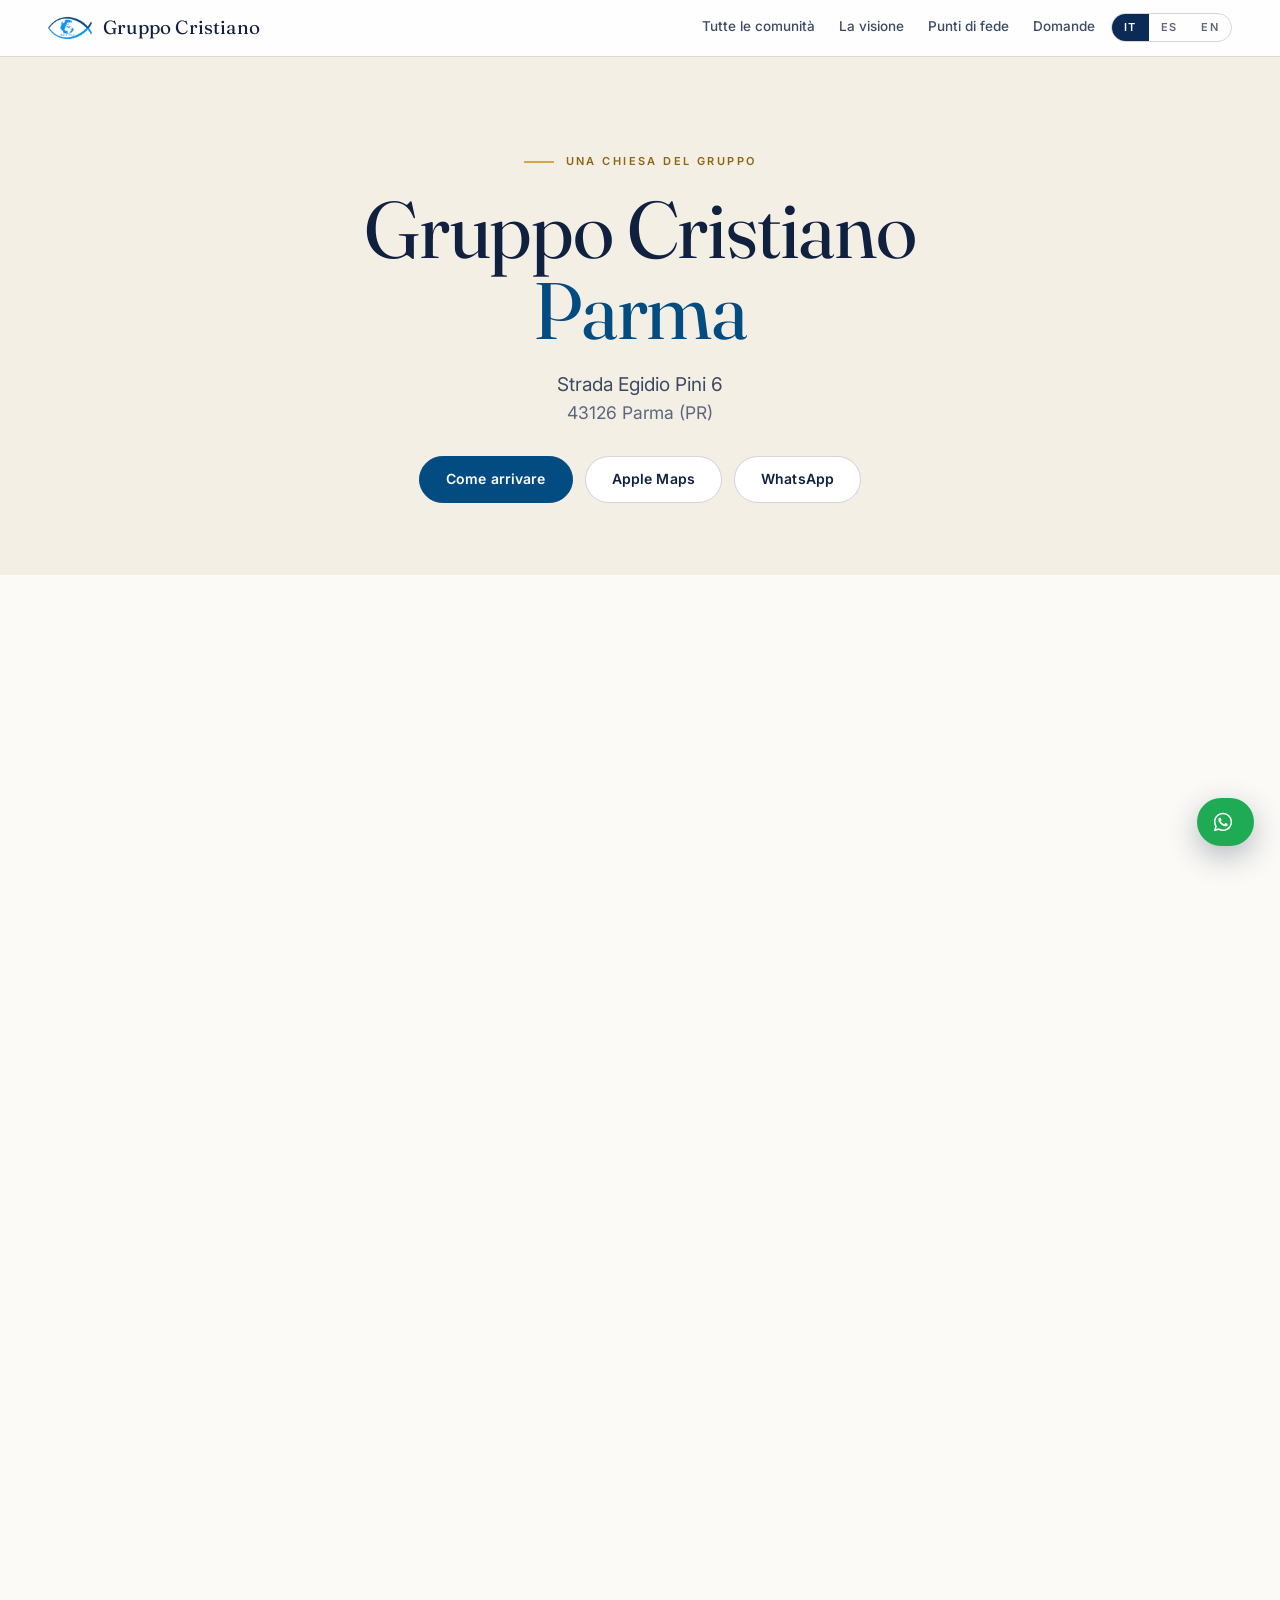
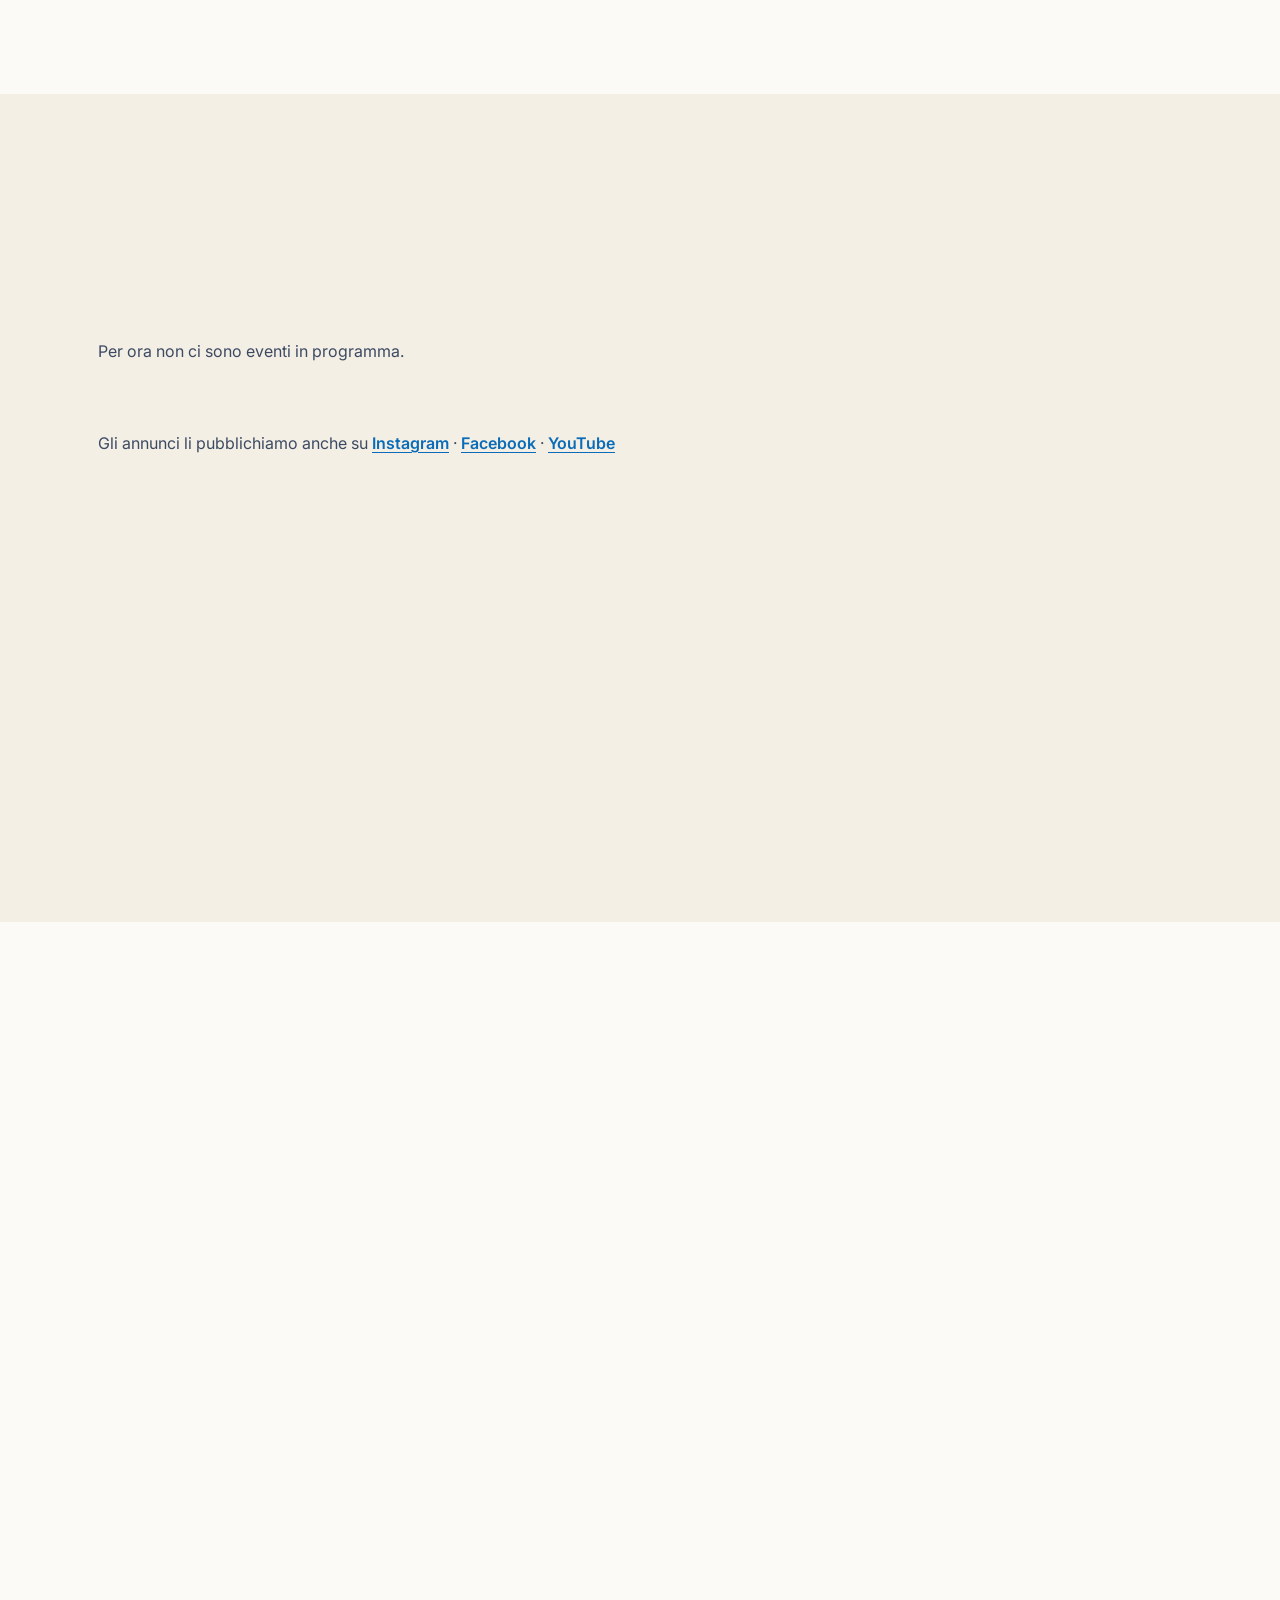
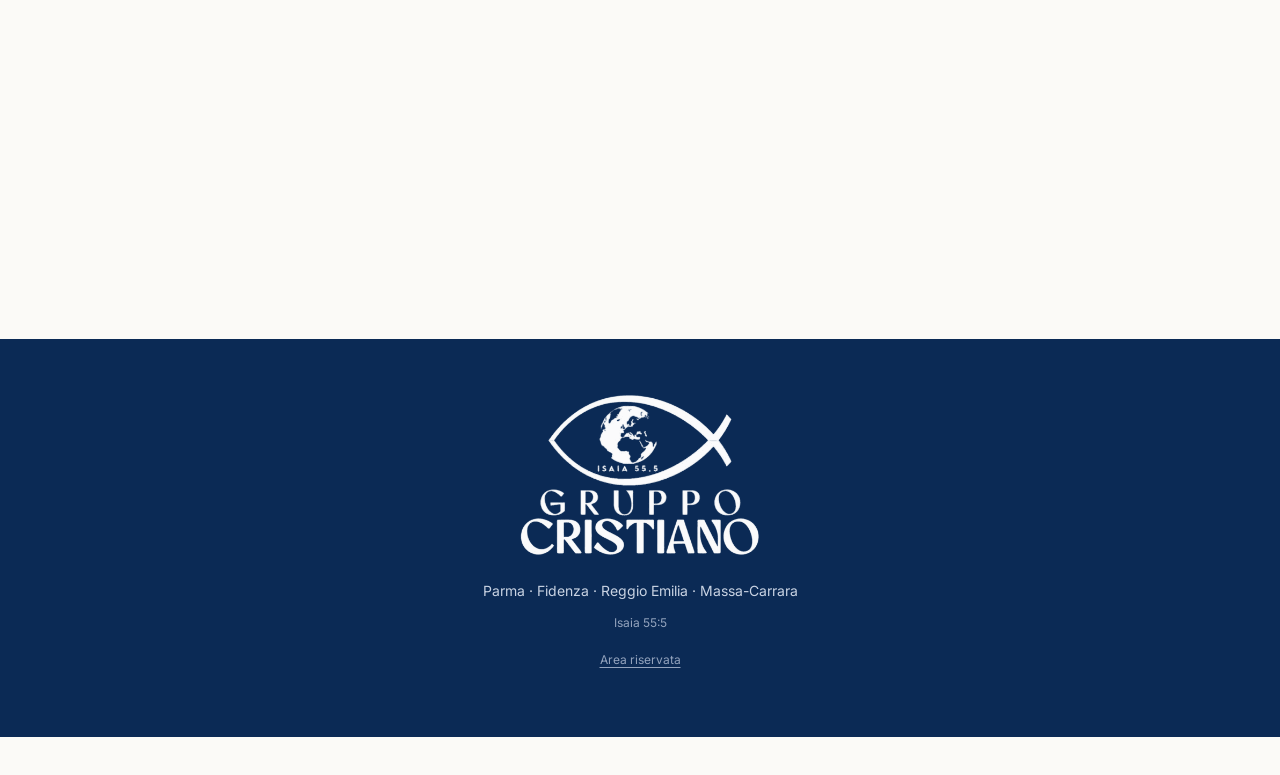
<file: parma/index.html>
<!doctype html>
<html lang="it">
<head>
<meta charset="utf-8">
<!-- En su dominio (gruppocristiano.it) la web es la de verdad: fuera la franja
     de «prototipo». En la direccion provisional se sigue viendo. Va aqui
     arriba, antes de pintar nada, para que no se vea ni un instante. -->
<script>if (/(^|\.)gruppocristiano\.it$/.test(location.hostname)) document.documentElement.className += ' dominio';</script>
<meta name="viewport" content="width=device-width, initial-scale=1, viewport-fit=cover">
<meta name="color-scheme" content="light">
<!-- ============================================================================
     NO SE EDITA ESTE ARCHIVO POR SEDE.

     Esta es la plantilla. Las paginas de verdad —parma/index.html y las
     demas— las escribe:

         node herramientas/paginas-sede.js

     leyendo sedi.js. Si se corrige una pagina a mano, el siguiente generador
     se lo lleva por delante. Se corrige aqui y se vuelve a generar.
     ============================================================================ -->
<title>Gruppo Cristiano Parma — Chiesa evangelica a Parma</title>
<meta name="description" content="Gruppo Cristiano Parma, chiesa evangelica in Strada Egidio Pini 6, 43126 Parma (PR). Incontro domenicale: Domenica 10:30 – 12:30. Orari degli incontri e come arrivare.">

<!-- La vista previa cuando alguien pega el enlace en WhatsApp, que es por
     donde va a circular esto. Sin esto sale un recuadro gris con la direccion
     y nadie lo abre. La imagen es el mapa de la propia iglesia. -->
<meta property="og:type" content="website">
<meta property="og:title" content="Gruppo Cristiano Parma">
<meta property="og:description" content="Gruppo Cristiano Parma, chiesa evangelica in Strada Egidio Pini 6, 43126 Parma (PR). Incontro domenicale: Domenica 10:30 – 12:30. Orari degli incontri e come arrivare.">
<meta property="og:url" content="https://www.gruppocristiano.it/parma/">
<meta property="og:image" content="https://www.gruppocristiano.it/media/mappa-parma.jpg">
<meta property="og:locale" content="it_IT">
<meta name="twitter:card" content="summary_large_image">

<link rel="canonical" href="https://www.gruppocristiano.it/parma/">
<link rel="icon" href="../media/simbolo-256.png" type="image/png">
<link rel="apple-touch-icon" href="../media/simbolo-256.png">
<link rel="preconnect" href="https://fonts.googleapis.com">
<link rel="preconnect" href="https://fonts.gstatic.com" crossorigin>
<link href="https://fonts.googleapis.com/css2?family=Fraunces:ital,opsz,wght@0,9..144,300..700;1,9..144,300..600&family=Inter:wght@300;400;500;600&display=swap" rel="stylesheet">
<link rel="stylesheet" href="../estilo.css?v=16">

<!-- Ficha de esta iglesia para buscadores y mapas. Solo lo verificado. -->
<script type="application/ld+json">
{
  "@context": "https://schema.org",
  "@type": "Church",
  "name": "Gruppo Cristiano Parma",
  "parentOrganization": {
    "@type": "Church",
    "name": "Gruppo Cristiano",
    "url": "https://www.gruppocristiano.it/"
  },
  "url": "https://www.gruppocristiano.it/parma/",
  "address": {
    "@type": "PostalAddress",
    "streetAddress": "Strada Egidio Pini 6",
    "postalCode": "43126",
    "addressLocality": "Parma",
    "addressRegion": "PR",
    "addressCountry": "IT"
  },
  "geo": {
    "@type": "GeoCoordinates",
    "latitude": 44.807452,
    "longitude": 10.293616
  },
  "telephone": "+393488393936",
  "email": "gruppocristiano@gmail.com",
  "sameAs": [
    "https://www.instagram.com/gruppocristiano",
    "https://www.facebook.com/GruppoCristiano",
    "https://www.youtube.com/@gruppocristiano"
  ]
}
</script>

<!-- El titulo de ESTA pagina en los dos idiomas.

     Sin esto, al pulsar ES la pagina de Parma se quedaba con el titulo del
     grupo entero —"Gruppo Cristiano — Iglesias en Italia"—
     porque el cambio de idioma reescribe el titulo desde el diccionario
     general. Quien guarda el enlace en el movil se encuentra cuatro accesos
     directos con el mismo nombre. -->
<script>
window.__META = {
  "it": {
    "t": "Gruppo Cristiano Parma — Chiesa evangelica a Parma",
    "d": "Gruppo Cristiano Parma, chiesa evangelica in Strada Egidio Pini 6, 43126 Parma (PR). Incontro domenicale: Domenica 10:30 – 12:30. Orari degli incontri e come arrivare."
  },
  "es": {
    "t": "Gruppo Cristiano Parma — Iglesia evangélica en Parma",
    "d": "Gruppo Cristiano Parma, iglesia evangélica en Strada Egidio Pini 6, 43126 Parma (PR). Incontro domenicale: Domenica 10:30 – 12:30. Horarios de las reuniones y cómo llegar."
  },
  "en": {
    "t": "Gruppo Cristiano Parma — Evangelical church in Parma",
    "d": "Gruppo Cristiano Parma, evangelical church at Strada Egidio Pini 6, 43126 Parma (PR). Meeting times and how to get there."
  }
};
</script>
</head>
<body data-raiz="../" data-sede="parma">
<!-- En la pagina COMODIN (_sede.html) data-sede viene vacio: esa pagina sirve
     a todas las iglesias creadas desde el panel que todavia no tienen la suya
     generada. Aqui se saca la iglesia de la direccion —/massa-carrara/ ->
     massa-carrara— ANTES de que se carguen los demas scripts, porque app.js
     lo lee nada mas arrancar para no ponerla en "le altre chiese". -->
<script>
(function () {
  var b = document.body;
  if (b.getAttribute('data-sede')) return;
  var trozo = location.pathname.split('/').filter(Boolean)[0] || '';
  try { trozo = decodeURIComponent(trozo); } catch (e) {}
  b.setAttribute('data-sede', trozo.toLowerCase());
  b.setAttribute('data-generica', '1');
})();
</script>

<div id="page-progress"></div>
<div class="nav-backdrop"></div>

<nav>
  <a class="brand" href="../">
    <!-- El pez con los colores OFICIALES del logo. El de media/simbolo-256.png es
         la version aclarada para fondo oscuro: sobre esta barra blanca salia
         desvaido. -->
    <img src="../media/simbolo-ufficiale-256.png" width="256" height="126" alt="">
    <span class="brand-text">Gruppo Cristiano</span>
  </a>
  <div class="navright">
    <div class="navlinks">
      <a href="../#sedi" data-i18n="sp_torna">Tutte le comunità</a>
      <a href="../#visione" data-i18n="nav_visione">La visione</a>
      <a href="../#fede" data-i18n="nav_fede">Punti di fede</a>
      <a href="../#domande" data-i18n="nav_domande">Domande</a>
    </div>
    <div class="langsw">
      <button type="button" data-lang="it" class="active">IT</button>
      <button type="button" data-lang="es">ES</button>
      <button type="button" data-lang="en">EN</button>
    </div>
    <button class="nav-toggle" type="button" aria-label="Menu" aria-expanded="false">
      <svg viewBox="0 0 24 24" fill="none" stroke="currentColor" stroke-width="1.6">
        <path d="M3 6h18M3 12h18M3 18h18"/></svg>
    </button>
  </div>
</nav>

<!-- ============================================================================
     PORTADA DE LA IGLESIA.

     El nombre de la ciudad y la direccion los escribe el generador, no
     JavaScript: son lo que tiene que leerse aunque el JavaScript falle, y lo
     que lee Google. Lo demas lo pinta sede.js desde los datos vivos.
     ============================================================================ -->
<!-- Solo "hero-sede", sin "hero": "hero" es ahora la portada del grupo, que
     mide 230 pantallas y lleva el efecto al bajar. Con las dos clases, cada
     iglesia habria heredado ese efecto sin foto. -->
<header class="hero-sede" id="sp-hero">
  <!-- La foto de portada y el logo que sube cada iglesia desde el panel. Sin
       foto, la franja crema; sin logo, solo el nombre. Los pone sede.js. -->
  <img class="sp-copertina" id="sp-copertina" alt="" hidden>
  <div class="wrap">
    <img class="sp-logo" id="sp-logo" alt="" hidden>
    <p class="eyebrow" data-i18n="sp_eyebrow">Una chiesa del gruppo</p>
    <h1>Gruppo Cristiano<br><em>Parma</em></h1>
    <p class="sp-via" id="sp-via">Strada Egidio Pini 6<span>43126 Parma (PR)</span></p>
    <div class="acciones" id="sp-acc"></div>
  </div>
</header>

<section id="sp-dettagli">
  <div class="wrap">
    <div class="sp-griglia">
      <div class="sp-mappa" id="sp-mappa"></div>

      <div class="sp-info">
        <div class="nota" id="sp-vacio" hidden>
          <b data-i18n="sp_senza_h">Questa pagina aspetta i vostri dati</b>
          <p data-i18n="sp_senza_p">Di questa chiesa mancano l'indirizzo, gli orari e le
            lingue. Appena arrivano, la pagina si riempie da sola.</p>
        </div>

        <h2 data-i18n="sp_quando">Quando ci troviamo</h2>
        <dl class="sede-orari" id="sp-orari"></dl>
        <p class="sede-nota" id="sp-nota" hidden></p>

        <div id="sp-lingue-bloque" hidden>
          <h2 data-i18n="sp_lingue">Lingue</h2>
          <div class="sede-lingue" id="sp-lingue"></div>
        </div>

        <p class="sp-testo" id="sp-testo" hidden></p>

        <!-- Los pastores. Su mapa conceptual lo pide para cada comunidad
             ("Responsabili e contatti"), y es lo que mas tranquiliza a quien
             viene por primera vez: saber a quien va a ver. -->
        <div id="sp-pastori-bloque" hidden>
          <h2 data-i18n="sp_pastori">Pastori</h2>
          <img class="sp-pastori-foto" id="sp-pastori-foto" alt="" loading="lazy" hidden>
          <div class="sp-pastori" id="sp-pastori"></div>
        </div>

        <div id="sp-contatti-bloque" hidden>
          <h2 data-i18n="sp_contatti">Parlare con questa chiesa</h2>
          <p class="sp-p" data-i18n="sp_contatti_p">Scrivi su WhatsApp o chiama, e ti
            rispondiamo. Se preferisci venire senza avvisare, va bene uguale: non serve
            avvisare per entrare.</p>
          <div class="acciones sp-contatti" id="sp-contatti"></div>
          <div class="sp-social" id="sp-social"></div>
        </div>
      </div>
    </div>
  </div>
</section>

<!-- Los proximos eventos de ESTA iglesia (los pone su responsable desde el
     panel) y, debajo, sus redes: alli es donde publican los anuncios. Sale si
     hay eventos o redes; si no, escondida. -->
<section id="eventi" class="eventi-sec" hidden>
  <div class="wrap">
    <div class="sec-head reveal">
      <p class="eyebrow" data-i18n="ev_eyebrow">Prossimi eventi</p>
      <h2 data-i18n="sp_ev_h2">Cosa succede qui.</h2>
    </div>
    <p class="eventi-vuoto" id="eventi-vuoto" data-i18n="ev_vuoto" hidden>Per ora non ci sono eventi in programma.</p>
    <div class="eventi" id="eventi-lista"></div>
    <div class="eventi-social" id="eventi-social"></div>
  </div>
</section>

<!-- Quienes somos: no se repite la vision entera en cada iglesia. Se dice de
     quien forma parte y se manda al sitio donde esta contada una sola vez. -->
<section id="sp-chi">
  <div class="wrap sec-head reveal">
    <h2 data-i18n="sp_chi_h">Chi siamo</h2>
    <p data-i18n="sp_chi_p">Questa chiesa fa parte del Gruppo Cristiano.
      La visione, i punti di fede e la storia sono quelli di tutto il gruppo.</p>
    <div class="acciones">
      <a class="btn piena" href="../#visione" data-i18n="sp_chi_btn">La visione del gruppo</a>
      <a class="btn" href="../#fede" data-i18n="nav_fede">Punti di fede</a>
    </div>
  </div>
</section>

<!-- La galeria de ESTA iglesia: la sube su responsable desde su panel. Va
     despues de toda la informacion y antes de las otras iglesias del grupo.
     Escondida mientras no haya fotos. -->
<section id="galleria" class="galleria-sec" hidden>
  <div class="wrap">
    <div class="sec-head reveal">
      <p class="eyebrow" data-i18n="gal_eyebrow">Galleria</p>
      <h2 data-i18n="sp_gal_h2">La vita della comunità.</h2>
    </div>
    <div class="galleria" id="galleria-lista"></div>
  </div>
</section>

<!-- Donar a ESTA iglesia: PayPal y/o transferencia, lo pone su responsable.
     Escondida si no hay datos. -->
<section id="sp-dona" class="dona-sec" hidden>
  <div class="wrap">
    <div class="sec-head reveal">
      <p class="eyebrow" data-i18n="dn_eyebrow">Donazioni</p>
      <h2 data-i18n="sp_dn_h2">Sostieni questa chiesa.</h2>
    </div>
    <div class="dona" id="sp-dona-lista"></div>
  </div>
</section>

<section id="sedi">
  <div class="wrap">
    <div class="sec-head reveal">
      <p class="eyebrow" data-i18n="sd_eyebrow">Le sedi</p>
      <h2 data-i18n="sp_altre_h">Le altre chiese del gruppo</h2>
      <p data-i18n="sp_altre_p">Lo stesso gruppo, la stessa fede, un'altra città.</p>
    </div>
    <div class="sedi" id="sedi-lista"></div>
  </div>
</section>

<footer>
  <div class="wrap">
    <div class="marchio">
      <img src="../media/logo-bianco.png" width="894" height="599" alt="Gruppo Cristiano" loading="lazy">
    </div>
    <!-- Sin redes aqui, a proposito: lo pidieron ellos. Cada iglesia ensena
         las suyas en su propia pagina (las pone su responsable desde el panel). -->
    <!-- Las ciudades las pone app.js desde las sedes publicadas: escrita a
         mano, esta linea se queda vieja en cuanto entra una iglesia nueva. -->
    <p class="pie-dir">Fidenza · Parma</p>
    <p class="pie-min" data-i18n="foot_min">Isaia 55:5</p>
    <!-- Vacio en italiano; en espanol e ingles avisa de que parte del texto
         esta traducido automaticamente. -->
    <p class="pie-trad" data-i18n="foot_trad"></p>
    <!-- La puerta del panel: la misma para el general y para cada iglesia; al
         entrar, cada uno ve solo lo suyo. Discreta, al final, y sin indexar. -->
    <p class="pie-panel"><a href="../panel/" rel="nofollow" data-i18n="foot_panel">Area riservata</a></p>
  </div>
</footer>

<a class="wa apagado" id="wa" href="#sp-acc" aria-label="WhatsApp">
  <svg viewBox="0 0 24 24" fill="currentColor" aria-hidden="true">
    <path d="M12.04 2C6.58 2 2.13 6.45 2.13 11.91c0 1.75.46 3.46 1.32 4.96L2 22l5.25-1.38a9.9 9.9 0 004.79 1.22h.01c5.46 0 9.9-4.45 9.9-9.91 0-2.65-1.03-5.14-2.9-7.01A9.82 9.82 0 0012.04 2zm0 18.15h-.01a8.2 8.2 0 01-4.19-1.15l-.3-.18-3.12.82.83-3.04-.2-.31a8.17 8.17 0 01-1.26-4.38c0-4.54 3.7-8.23 8.25-8.23 2.2 0 4.27.86 5.83 2.42a8.18 8.18 0 012.41 5.82c0 4.54-3.7 8.23-8.24 8.23zm4.52-6.16c-.25-.12-1.47-.72-1.69-.81-.23-.08-.39-.12-.56.13-.17.24-.64.8-.79.97-.14.16-.29.18-.54.06-.25-.13-1.05-.39-1.99-1.23-.74-.66-1.23-1.47-1.38-1.72-.14-.25-.01-.38.11-.5.11-.11.25-.29.37-.43.13-.15.17-.25.25-.41.08-.17.04-.31-.02-.44-.06-.12-.56-1.34-.76-1.84-.2-.48-.41-.42-.56-.43h-.48c-.17 0-.44.06-.67.31-.23.25-.87.86-.87 2.09s.9 2.43 1.02 2.6c.12.16 1.76 2.69 4.27 3.77.6.26 1.06.41 1.42.53.6.19 1.14.16 1.57.1.48-.07 1.47-.6 1.68-1.18.21-.58.21-1.07.14-1.18-.06-.11-.22-.17-.47-.29z"/>
  </svg>
</a>

<script src="../sedi.js"></script>
<script src="../almacen.js"></script>
<script src="../app.js"></script>
<script src="../sede.js"></script>
</body>
</html>
</file>
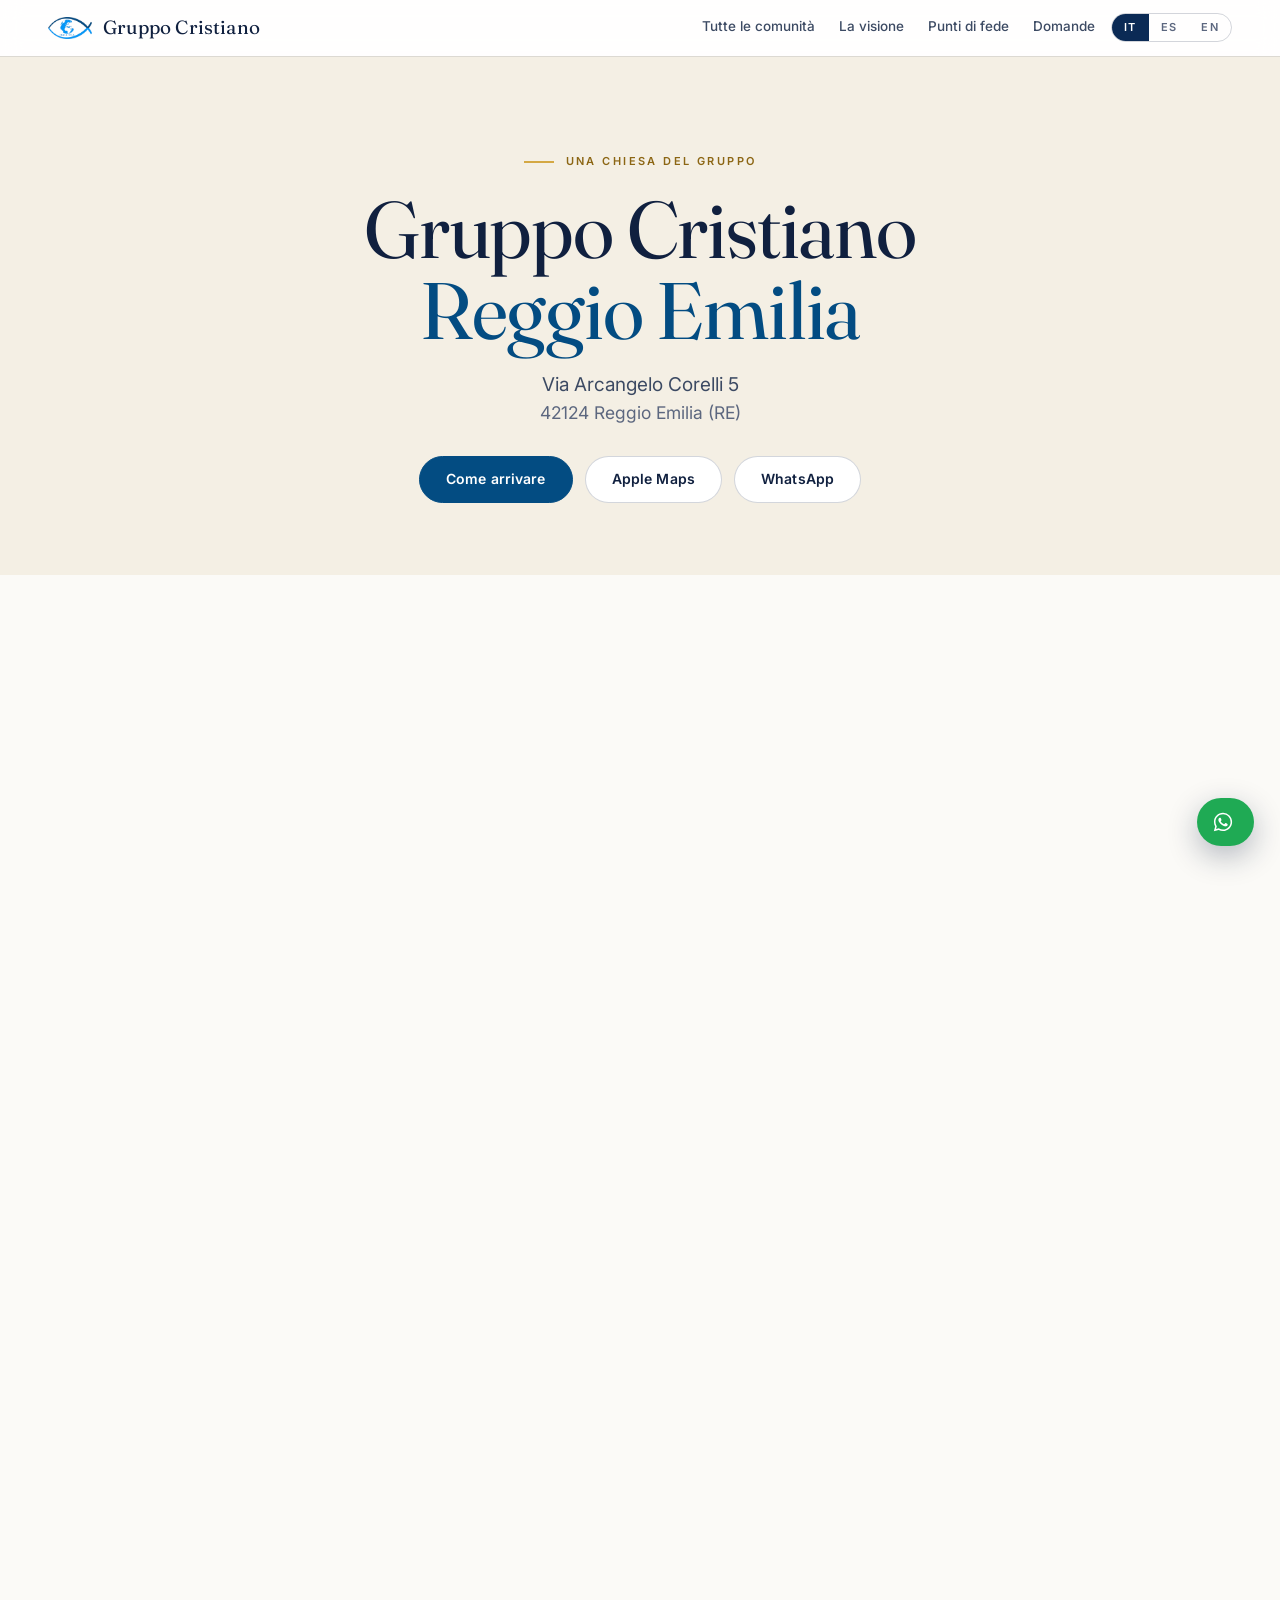
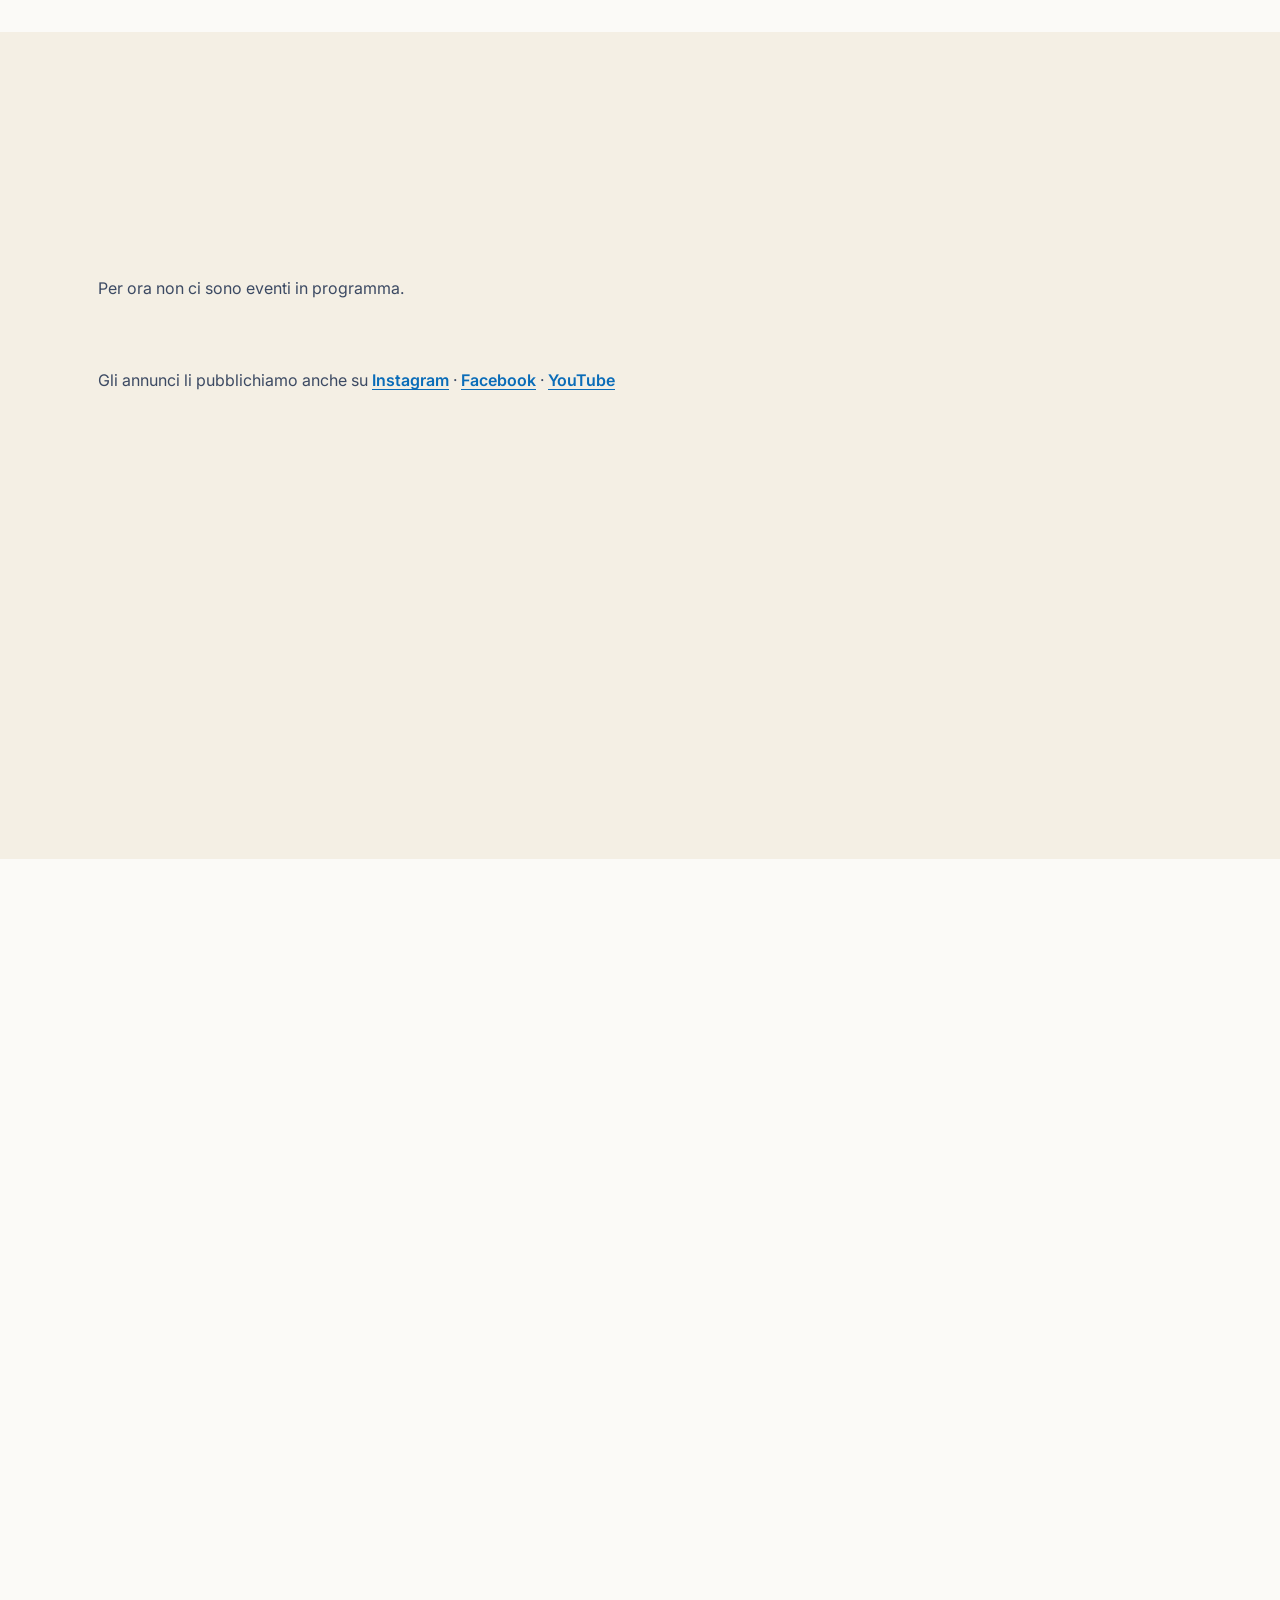
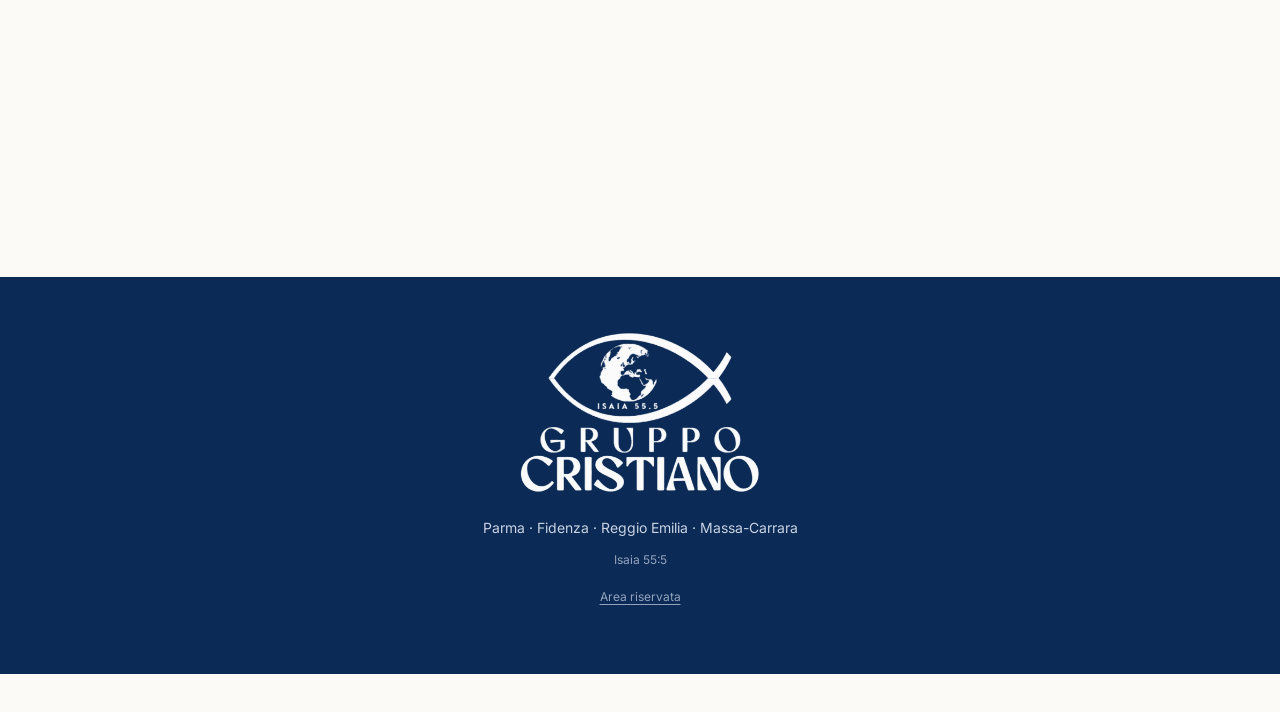
<file: reggio-emilia/index.html>
<!doctype html>
<html lang="it">
<head>
<meta charset="utf-8">
<!-- En su dominio (gruppocristiano.it) la web es la de verdad: fuera la franja
     de «prototipo». En la direccion provisional se sigue viendo. Va aqui
     arriba, antes de pintar nada, para que no se vea ni un instante. -->
<script>if (/(^|\.)gruppocristiano\.it$/.test(location.hostname)) document.documentElement.className += ' dominio';</script>
<meta name="viewport" content="width=device-width, initial-scale=1, viewport-fit=cover">
<meta name="color-scheme" content="light">
<!-- ============================================================================
     NO SE EDITA ESTE ARCHIVO POR SEDE.

     Esta es la plantilla. Las paginas de verdad —parma/index.html y las
     demas— las escribe:

         node herramientas/paginas-sede.js

     leyendo sedi.js. Si se corrige una pagina a mano, el siguiente generador
     se lo lleva por delante. Se corrige aqui y se vuelve a generar.
     ============================================================================ -->
<title>Gruppo Cristiano Reggio Emilia — Chiesa evangelica a Reggio Emilia</title>
<meta name="description" content="Gruppo Cristiano Reggio Emilia, chiesa evangelica in Via Arcangelo Corelli 5, 42124 Reggio Emilia (RE). Incontro domenicale: Domenica 10:30. Orari degli incontri e come arrivare.">

<!-- La vista previa cuando alguien pega el enlace en WhatsApp, que es por
     donde va a circular esto. Sin esto sale un recuadro gris con la direccion
     y nadie lo abre. La imagen es el mapa de la propia iglesia. -->
<meta property="og:type" content="website">
<meta property="og:title" content="Gruppo Cristiano Reggio Emilia">
<meta property="og:description" content="Gruppo Cristiano Reggio Emilia, chiesa evangelica in Via Arcangelo Corelli 5, 42124 Reggio Emilia (RE). Incontro domenicale: Domenica 10:30. Orari degli incontri e come arrivare.">
<meta property="og:url" content="https://www.gruppocristiano.it/reggio-emilia/">
<meta property="og:image" content="https://www.gruppocristiano.it/media/mappa-reggio-emilia.jpg">
<meta property="og:locale" content="it_IT">
<meta name="twitter:card" content="summary_large_image">

<link rel="canonical" href="https://www.gruppocristiano.it/reggio-emilia/">
<link rel="icon" href="../media/simbolo-256.png" type="image/png">
<link rel="apple-touch-icon" href="../media/simbolo-256.png">
<link rel="preconnect" href="https://fonts.googleapis.com">
<link rel="preconnect" href="https://fonts.gstatic.com" crossorigin>
<link href="https://fonts.googleapis.com/css2?family=Fraunces:ital,opsz,wght@0,9..144,300..700;1,9..144,300..600&family=Inter:wght@300;400;500;600&display=swap" rel="stylesheet">
<link rel="stylesheet" href="../estilo.css?v=16">

<!-- Ficha de esta iglesia para buscadores y mapas. Solo lo verificado. -->
<script type="application/ld+json">
{
  "@context": "https://schema.org",
  "@type": "Church",
  "name": "Gruppo Cristiano Reggio Emilia",
  "parentOrganization": {
    "@type": "Church",
    "name": "Gruppo Cristiano",
    "url": "https://www.gruppocristiano.it/"
  },
  "url": "https://www.gruppocristiano.it/reggio-emilia/",
  "address": {
    "@type": "PostalAddress",
    "streetAddress": "Via Arcangelo Corelli 5",
    "postalCode": "42124",
    "addressLocality": "Reggio Emilia",
    "addressRegion": "RE",
    "addressCountry": "IT"
  },
  "geo": {
    "@type": "GeoCoordinates",
    "latitude": 44.706067,
    "longitude": 10.607343
  },
  "telephone": "+393400837962",
  "email": "gruppocristianore@gmail.com",
  "sameAs": [
    "https://www.instagram.com/gruppocristianore",
    "https://www.facebook.com/gruppocristianore",
    "https://www.youtube.com/@GruppoCristianoRE-22"
  ]
}
</script>

<!-- El titulo de ESTA pagina en los dos idiomas.

     Sin esto, al pulsar ES la pagina de Parma se quedaba con el titulo del
     grupo entero —"Gruppo Cristiano — Iglesias en Italia"—
     porque el cambio de idioma reescribe el titulo desde el diccionario
     general. Quien guarda el enlace en el movil se encuentra cuatro accesos
     directos con el mismo nombre. -->
<script>
window.__META = {
  "it": {
    "t": "Gruppo Cristiano Reggio Emilia — Chiesa evangelica a Reggio Emilia",
    "d": "Gruppo Cristiano Reggio Emilia, chiesa evangelica in Via Arcangelo Corelli 5, 42124 Reggio Emilia (RE). Incontro domenicale: Domenica 10:30. Orari degli incontri e come arrivare."
  },
  "es": {
    "t": "Gruppo Cristiano Reggio Emilia — Iglesia evangélica en Reggio Emilia",
    "d": "Gruppo Cristiano Reggio Emilia, iglesia evangélica en Via Arcangelo Corelli 5, 42124 Reggio Emilia (RE). Incontro domenicale: Domenica 10:30. Horarios de las reuniones y cómo llegar."
  },
  "en": {
    "t": "Gruppo Cristiano Reggio Emilia — Evangelical church in Reggio Emilia",
    "d": "Gruppo Cristiano Reggio Emilia, evangelical church at Via Arcangelo Corelli 5, 42124 Reggio Emilia (RE). Meeting times and how to get there."
  }
};
</script>
</head>
<body data-raiz="../" data-sede="reggio-emilia">
<!-- En la pagina COMODIN (_sede.html) data-sede viene vacio: esa pagina sirve
     a todas las iglesias creadas desde el panel que todavia no tienen la suya
     generada. Aqui se saca la iglesia de la direccion —/massa-carrara/ ->
     massa-carrara— ANTES de que se carguen los demas scripts, porque app.js
     lo lee nada mas arrancar para no ponerla en "le altre chiese". -->
<script>
(function () {
  var b = document.body;
  if (b.getAttribute('data-sede')) return;
  var trozo = location.pathname.split('/').filter(Boolean)[0] || '';
  try { trozo = decodeURIComponent(trozo); } catch (e) {}
  b.setAttribute('data-sede', trozo.toLowerCase());
  b.setAttribute('data-generica', '1');
})();
</script>

<div id="page-progress"></div>
<div class="nav-backdrop"></div>

<nav>
  <a class="brand" href="../">
    <!-- El pez con los colores OFICIALES del logo. El de media/simbolo-256.png es
         la version aclarada para fondo oscuro: sobre esta barra blanca salia
         desvaido. -->
    <img src="../media/simbolo-ufficiale-256.png" width="256" height="126" alt="">
    <span class="brand-text">Gruppo Cristiano</span>
  </a>
  <div class="navright">
    <div class="navlinks">
      <a href="../#sedi" data-i18n="sp_torna">Tutte le comunità</a>
      <a href="../#visione" data-i18n="nav_visione">La visione</a>
      <a href="../#fede" data-i18n="nav_fede">Punti di fede</a>
      <a href="../#domande" data-i18n="nav_domande">Domande</a>
    </div>
    <div class="langsw">
      <button type="button" data-lang="it" class="active">IT</button>
      <button type="button" data-lang="es">ES</button>
      <button type="button" data-lang="en">EN</button>
    </div>
    <button class="nav-toggle" type="button" aria-label="Menu" aria-expanded="false">
      <svg viewBox="0 0 24 24" fill="none" stroke="currentColor" stroke-width="1.6">
        <path d="M3 6h18M3 12h18M3 18h18"/></svg>
    </button>
  </div>
</nav>

<!-- ============================================================================
     PORTADA DE LA IGLESIA.

     El nombre de la ciudad y la direccion los escribe el generador, no
     JavaScript: son lo que tiene que leerse aunque el JavaScript falle, y lo
     que lee Google. Lo demas lo pinta sede.js desde los datos vivos.
     ============================================================================ -->
<!-- Solo "hero-sede", sin "hero": "hero" es ahora la portada del grupo, que
     mide 230 pantallas y lleva el efecto al bajar. Con las dos clases, cada
     iglesia habria heredado ese efecto sin foto. -->
<header class="hero-sede" id="sp-hero">
  <!-- La foto de portada y el logo que sube cada iglesia desde el panel. Sin
       foto, la franja crema; sin logo, solo el nombre. Los pone sede.js. -->
  <img class="sp-copertina" id="sp-copertina" alt="" hidden>
  <div class="wrap">
    <img class="sp-logo" id="sp-logo" alt="" hidden>
    <p class="eyebrow" data-i18n="sp_eyebrow">Una chiesa del gruppo</p>
    <h1>Gruppo Cristiano<br><em>Reggio Emilia</em></h1>
    <p class="sp-via" id="sp-via">Via Arcangelo Corelli 5<span>42124 Reggio Emilia (RE)</span></p>
    <div class="acciones" id="sp-acc"></div>
  </div>
</header>

<section id="sp-dettagli">
  <div class="wrap">
    <div class="sp-griglia">
      <div class="sp-mappa" id="sp-mappa"></div>

      <div class="sp-info">
        <div class="nota" id="sp-vacio" hidden>
          <b data-i18n="sp_senza_h">Questa pagina aspetta i vostri dati</b>
          <p data-i18n="sp_senza_p">Di questa chiesa mancano l'indirizzo, gli orari e le
            lingue. Appena arrivano, la pagina si riempie da sola.</p>
        </div>

        <h2 data-i18n="sp_quando">Quando ci troviamo</h2>
        <dl class="sede-orari" id="sp-orari"></dl>
        <p class="sede-nota" id="sp-nota" hidden></p>

        <div id="sp-lingue-bloque" hidden>
          <h2 data-i18n="sp_lingue">Lingue</h2>
          <div class="sede-lingue" id="sp-lingue"></div>
        </div>

        <p class="sp-testo" id="sp-testo" hidden></p>

        <!-- Los pastores. Su mapa conceptual lo pide para cada comunidad
             ("Responsabili e contatti"), y es lo que mas tranquiliza a quien
             viene por primera vez: saber a quien va a ver. -->
        <div id="sp-pastori-bloque" hidden>
          <h2 data-i18n="sp_pastori">Pastori</h2>
          <img class="sp-pastori-foto" id="sp-pastori-foto" alt="" loading="lazy" hidden>
          <div class="sp-pastori" id="sp-pastori"></div>
        </div>

        <div id="sp-contatti-bloque" hidden>
          <h2 data-i18n="sp_contatti">Parlare con questa chiesa</h2>
          <p class="sp-p" data-i18n="sp_contatti_p">Scrivi su WhatsApp o chiama, e ti
            rispondiamo. Se preferisci venire senza avvisare, va bene uguale: non serve
            avvisare per entrare.</p>
          <div class="acciones sp-contatti" id="sp-contatti"></div>
          <div class="sp-social" id="sp-social"></div>
        </div>
      </div>
    </div>
  </div>
</section>

<!-- Los proximos eventos de ESTA iglesia (los pone su responsable desde el
     panel) y, debajo, sus redes: alli es donde publican los anuncios. Sale si
     hay eventos o redes; si no, escondida. -->
<section id="eventi" class="eventi-sec" hidden>
  <div class="wrap">
    <div class="sec-head reveal">
      <p class="eyebrow" data-i18n="ev_eyebrow">Prossimi eventi</p>
      <h2 data-i18n="sp_ev_h2">Cosa succede qui.</h2>
    </div>
    <p class="eventi-vuoto" id="eventi-vuoto" data-i18n="ev_vuoto" hidden>Per ora non ci sono eventi in programma.</p>
    <div class="eventi" id="eventi-lista"></div>
    <div class="eventi-social" id="eventi-social"></div>
  </div>
</section>

<!-- Quienes somos: no se repite la vision entera en cada iglesia. Se dice de
     quien forma parte y se manda al sitio donde esta contada una sola vez. -->
<section id="sp-chi">
  <div class="wrap sec-head reveal">
    <h2 data-i18n="sp_chi_h">Chi siamo</h2>
    <p data-i18n="sp_chi_p">Questa chiesa fa parte del Gruppo Cristiano.
      La visione, i punti di fede e la storia sono quelli di tutto il gruppo.</p>
    <div class="acciones">
      <a class="btn piena" href="../#visione" data-i18n="sp_chi_btn">La visione del gruppo</a>
      <a class="btn" href="../#fede" data-i18n="nav_fede">Punti di fede</a>
    </div>
  </div>
</section>

<!-- La galeria de ESTA iglesia: la sube su responsable desde su panel. Va
     despues de toda la informacion y antes de las otras iglesias del grupo.
     Escondida mientras no haya fotos. -->
<section id="galleria" class="galleria-sec" hidden>
  <div class="wrap">
    <div class="sec-head reveal">
      <p class="eyebrow" data-i18n="gal_eyebrow">Galleria</p>
      <h2 data-i18n="sp_gal_h2">La vita della comunità.</h2>
    </div>
    <div class="galleria" id="galleria-lista"></div>
  </div>
</section>

<!-- Donar a ESTA iglesia: PayPal y/o transferencia, lo pone su responsable.
     Escondida si no hay datos. -->
<section id="sp-dona" class="dona-sec" hidden>
  <div class="wrap">
    <div class="sec-head reveal">
      <p class="eyebrow" data-i18n="dn_eyebrow">Donazioni</p>
      <h2 data-i18n="sp_dn_h2">Sostieni questa chiesa.</h2>
    </div>
    <div class="dona" id="sp-dona-lista"></div>
  </div>
</section>

<section id="sedi">
  <div class="wrap">
    <div class="sec-head reveal">
      <p class="eyebrow" data-i18n="sd_eyebrow">Le sedi</p>
      <h2 data-i18n="sp_altre_h">Le altre chiese del gruppo</h2>
      <p data-i18n="sp_altre_p">Lo stesso gruppo, la stessa fede, un'altra città.</p>
    </div>
    <div class="sedi" id="sedi-lista"></div>
  </div>
</section>

<footer>
  <div class="wrap">
    <div class="marchio">
      <img src="../media/logo-bianco.png" width="894" height="599" alt="Gruppo Cristiano" loading="lazy">
    </div>
    <!-- Sin redes aqui, a proposito: lo pidieron ellos. Cada iglesia ensena
         las suyas en su propia pagina (las pone su responsable desde el panel). -->
    <!-- Las ciudades las pone app.js desde las sedes publicadas: escrita a
         mano, esta linea se queda vieja en cuanto entra una iglesia nueva. -->
    <p class="pie-dir">Fidenza · Parma</p>
    <p class="pie-min" data-i18n="foot_min">Isaia 55:5</p>
    <!-- Vacio en italiano; en espanol e ingles avisa de que parte del texto
         esta traducido automaticamente. -->
    <p class="pie-trad" data-i18n="foot_trad"></p>
    <!-- La puerta del panel: la misma para el general y para cada iglesia; al
         entrar, cada uno ve solo lo suyo. Discreta, al final, y sin indexar. -->
    <p class="pie-panel"><a href="../panel/" rel="nofollow" data-i18n="foot_panel">Area riservata</a></p>
  </div>
</footer>

<a class="wa apagado" id="wa" href="#sp-acc" aria-label="WhatsApp">
  <svg viewBox="0 0 24 24" fill="currentColor" aria-hidden="true">
    <path d="M12.04 2C6.58 2 2.13 6.45 2.13 11.91c0 1.75.46 3.46 1.32 4.96L2 22l5.25-1.38a9.9 9.9 0 004.79 1.22h.01c5.46 0 9.9-4.45 9.9-9.91 0-2.65-1.03-5.14-2.9-7.01A9.82 9.82 0 0012.04 2zm0 18.15h-.01a8.2 8.2 0 01-4.19-1.15l-.3-.18-3.12.82.83-3.04-.2-.31a8.17 8.17 0 01-1.26-4.38c0-4.54 3.7-8.23 8.25-8.23 2.2 0 4.27.86 5.83 2.42a8.18 8.18 0 012.41 5.82c0 4.54-3.7 8.23-8.24 8.23zm4.52-6.16c-.25-.12-1.47-.72-1.69-.81-.23-.08-.39-.12-.56.13-.17.24-.64.8-.79.97-.14.16-.29.18-.54.06-.25-.13-1.05-.39-1.99-1.23-.74-.66-1.23-1.47-1.38-1.72-.14-.25-.01-.38.11-.5.11-.11.25-.29.37-.43.13-.15.17-.25.25-.41.08-.17.04-.31-.02-.44-.06-.12-.56-1.34-.76-1.84-.2-.48-.41-.42-.56-.43h-.48c-.17 0-.44.06-.67.31-.23.25-.87.86-.87 2.09s.9 2.43 1.02 2.6c.12.16 1.76 2.69 4.27 3.77.6.26 1.06.41 1.42.53.6.19 1.14.16 1.57.1.48-.07 1.47-.6 1.68-1.18.21-.58.21-1.07.14-1.18-.06-.11-.22-.17-.47-.29z"/>
  </svg>
</a>

<script src="../sedi.js"></script>
<script src="../almacen.js"></script>
<script src="../app.js"></script>
<script src="../sede.js"></script>
</body>
</html>
</file>
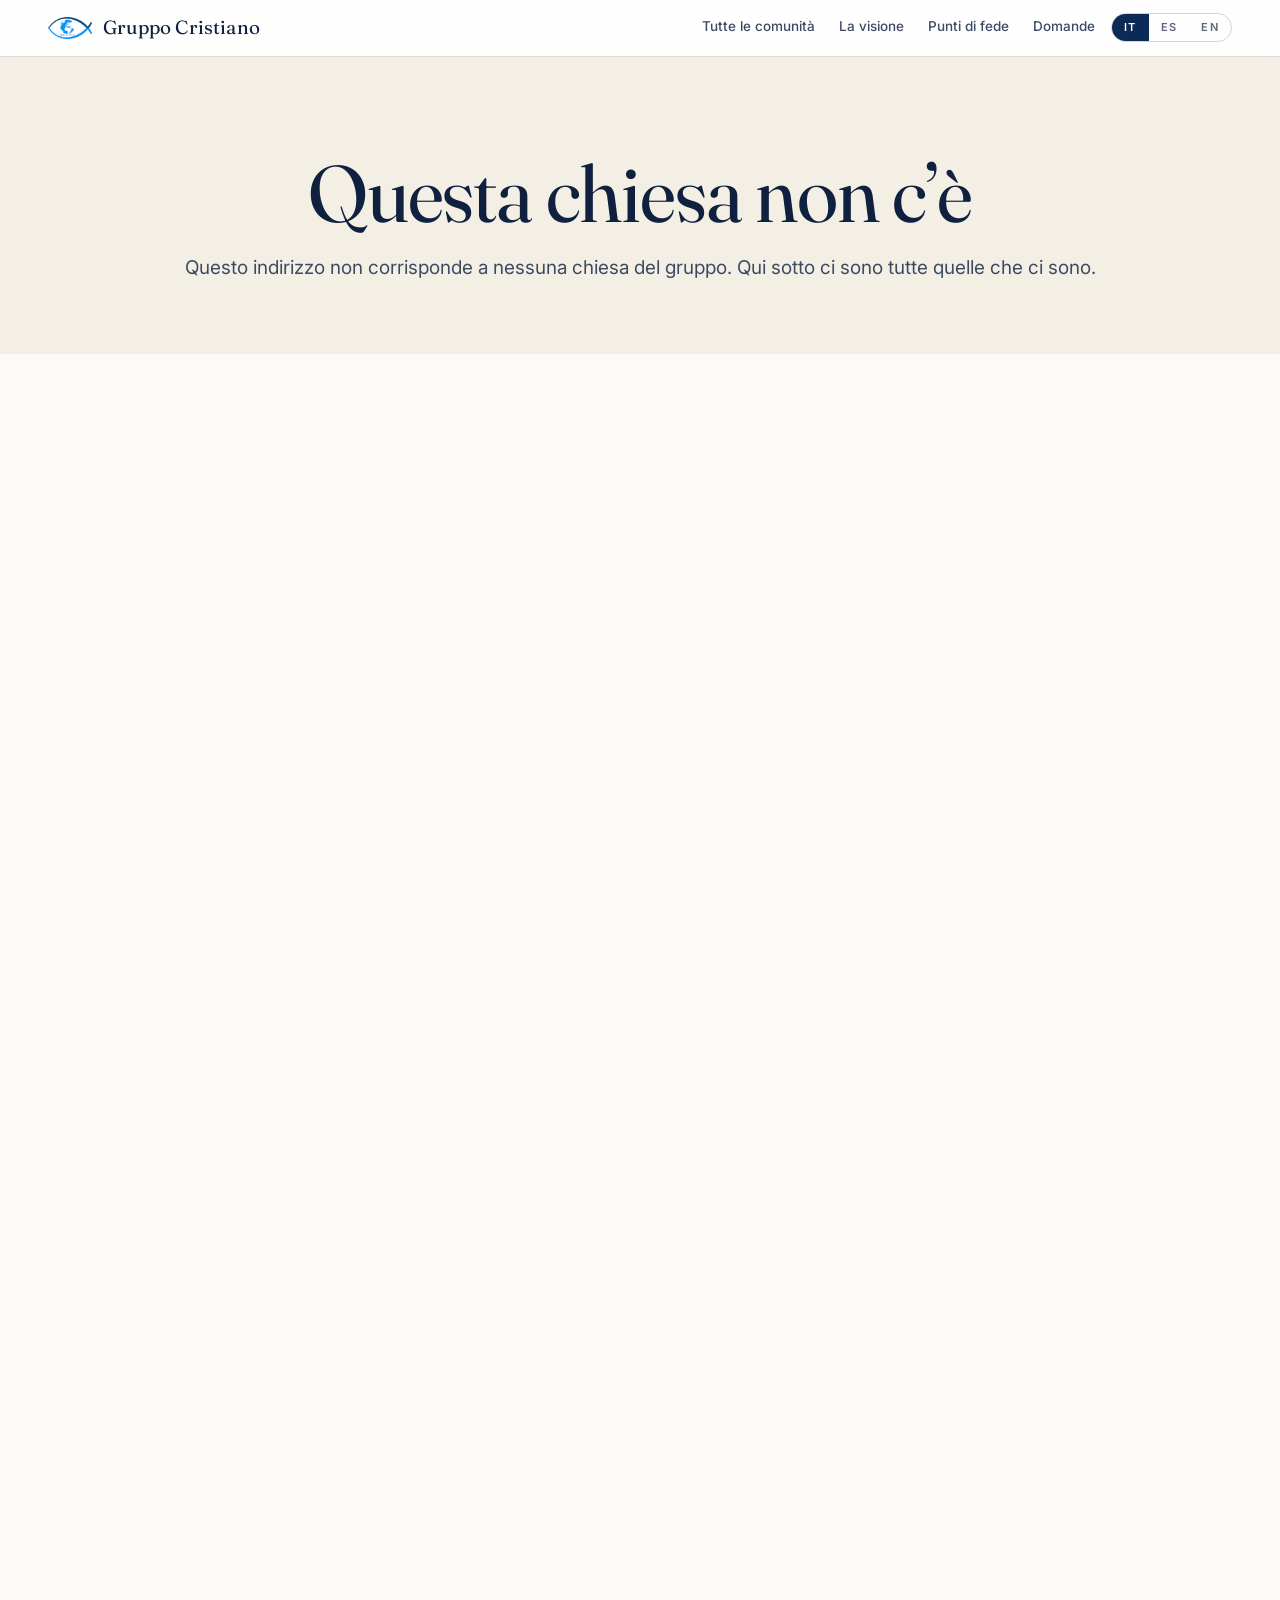
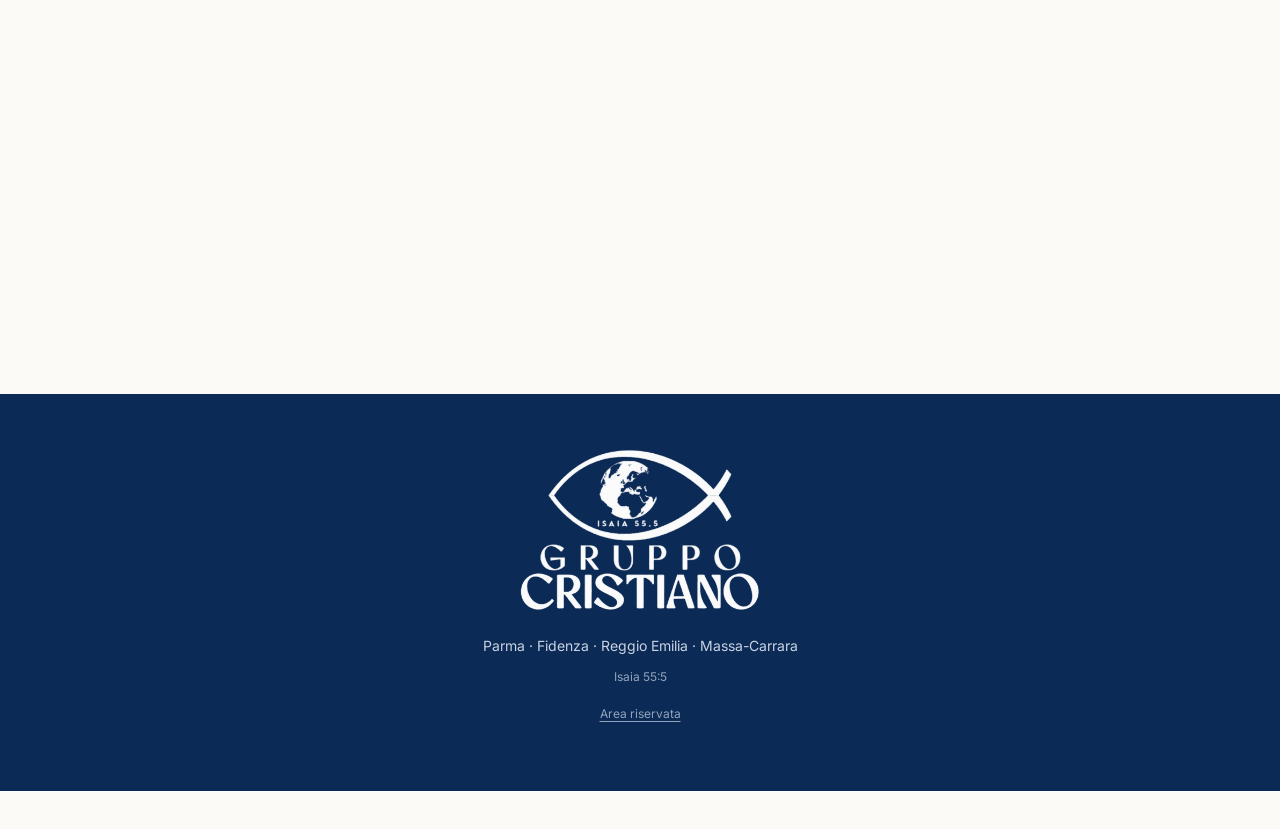
<file: _sede.html>
<!doctype html>
<html lang="it">
<head>
<meta charset="utf-8">
<!-- En su dominio (gruppocristiano.it) la web es la de verdad: fuera la franja
     de «prototipo». En la direccion provisional se sigue viendo. Va aqui
     arriba, antes de pintar nada, para que no se vea ni un instante. -->
<script>if (/(^|\.)gruppocristiano\.it$/.test(location.hostname)) document.documentElement.className += ' dominio';</script>
<meta name="viewport" content="width=device-width, initial-scale=1, viewport-fit=cover">
<meta name="color-scheme" content="light">
<!-- ============================================================================
     NO SE EDITA ESTE ARCHIVO POR SEDE.

     Esta es la plantilla. Las paginas de verdad —parma/index.html y las
     demas— las escribe:

         node herramientas/paginas-sede.js

     leyendo sedi.js. Si se corrige una pagina a mano, el siguiente generador
     se lo lleva por delante. Se corrige aqui y se vuelve a generar.
     ============================================================================ -->
<title>Gruppo Cristiano</title>
<meta name="description" content="Una delle chiese del Gruppo Cristiano in Italia.">

<!-- La vista previa cuando alguien pega el enlace en WhatsApp, que es por
     donde va a circular esto. Sin esto sale un recuadro gris con la direccion
     y nadie lo abre. La imagen es el mapa de la propia iglesia. -->
<meta property="og:type" content="website">
<meta property="og:title" content="Gruppo Cristiano">
<meta property="og:description" content="Una delle chiese del Gruppo Cristiano in Italia.">
<meta property="og:url" content="https://www.gruppocristiano.it/">
<meta property="og:image" content="https://www.gruppocristiano.it/media/logo-ufficiale.png">
<meta property="og:locale" content="it_IT">
<meta name="twitter:card" content="summary_large_image">

<link rel="canonical" href="https://www.gruppocristiano.it/">
<link rel="icon" href="../media/simbolo-256.png" type="image/png">
<link rel="apple-touch-icon" href="../media/simbolo-256.png">
<link rel="preconnect" href="https://fonts.googleapis.com">
<link rel="preconnect" href="https://fonts.gstatic.com" crossorigin>
<link href="https://fonts.googleapis.com/css2?family=Fraunces:ital,opsz,wght@0,9..144,300..700;1,9..144,300..600&family=Inter:wght@300;400;500;600&display=swap" rel="stylesheet">
<link rel="stylesheet" href="../estilo.css?v=16">

<!-- Ficha de esta iglesia para buscadores y mapas. Solo lo verificado. -->
<script type="application/ld+json">
{
  "@context": "https://schema.org",
  "@type": "Church",
  "name": "Gruppo Cristiano",
  "url": "https://www.gruppocristiano.it/"
}
</script>

<!-- El titulo de ESTA pagina en los dos idiomas.

     Sin esto, al pulsar ES la pagina de Parma se quedaba con el titulo del
     grupo entero —"Gruppo Cristiano — Iglesias en Italia"—
     porque el cambio de idioma reescribe el titulo desde el diccionario
     general. Quien guarda el enlace en el movil se encuentra cuatro accesos
     directos con el mismo nombre. -->
<script>
window.__META = null;
</script>
</head>
<body data-raiz="../" data-sede="">
<!-- En la pagina COMODIN (_sede.html) data-sede viene vacio: esa pagina sirve
     a todas las iglesias creadas desde el panel que todavia no tienen la suya
     generada. Aqui se saca la iglesia de la direccion —/massa-carrara/ ->
     massa-carrara— ANTES de que se carguen los demas scripts, porque app.js
     lo lee nada mas arrancar para no ponerla en "le altre chiese". -->
<script>
(function () {
  var b = document.body;
  if (b.getAttribute('data-sede')) return;
  var trozo = location.pathname.split('/').filter(Boolean)[0] || '';
  try { trozo = decodeURIComponent(trozo); } catch (e) {}
  b.setAttribute('data-sede', trozo.toLowerCase());
  b.setAttribute('data-generica', '1');
})();
</script>

<div id="page-progress"></div>
<div class="nav-backdrop"></div>

<nav>
  <a class="brand" href="../">
    <!-- El pez con los colores OFICIALES del logo. El de media/simbolo-256.png es
         la version aclarada para fondo oscuro: sobre esta barra blanca salia
         desvaido. -->
    <img src="../media/simbolo-ufficiale-256.png" width="256" height="126" alt="">
    <span class="brand-text">Gruppo Cristiano</span>
  </a>
  <div class="navright">
    <div class="navlinks">
      <a href="../#sedi" data-i18n="sp_torna">Tutte le comunità</a>
      <a href="../#visione" data-i18n="nav_visione">La visione</a>
      <a href="../#fede" data-i18n="nav_fede">Punti di fede</a>
      <a href="../#domande" data-i18n="nav_domande">Domande</a>
    </div>
    <div class="langsw">
      <button type="button" data-lang="it" class="active">IT</button>
      <button type="button" data-lang="es">ES</button>
      <button type="button" data-lang="en">EN</button>
    </div>
    <button class="nav-toggle" type="button" aria-label="Menu" aria-expanded="false">
      <svg viewBox="0 0 24 24" fill="none" stroke="currentColor" stroke-width="1.6">
        <path d="M3 6h18M3 12h18M3 18h18"/></svg>
    </button>
  </div>
</nav>

<!-- ============================================================================
     PORTADA DE LA IGLESIA.

     El nombre de la ciudad y la direccion los escribe el generador, no
     JavaScript: son lo que tiene que leerse aunque el JavaScript falle, y lo
     que lee Google. Lo demas lo pinta sede.js desde los datos vivos.
     ============================================================================ -->
<!-- Solo "hero-sede", sin "hero": "hero" es ahora la portada del grupo, que
     mide 230 pantallas y lleva el efecto al bajar. Con las dos clases, cada
     iglesia habria heredado ese efecto sin foto. -->
<header class="hero-sede" id="sp-hero">
  <!-- La foto de portada y el logo que sube cada iglesia desde el panel. Sin
       foto, la franja crema; sin logo, solo el nombre. Los pone sede.js. -->
  <img class="sp-copertina" id="sp-copertina" alt="" hidden>
  <div class="wrap">
    <img class="sp-logo" id="sp-logo" alt="" hidden>
    <p class="eyebrow" data-i18n="sp_eyebrow">Una chiesa del gruppo</p>
    <h1>Gruppo Cristiano<br><em></em></h1>
    <p class="sp-via" id="sp-via"></p>
    <div class="acciones" id="sp-acc"></div>
  </div>
</header>

<section id="sp-dettagli">
  <div class="wrap">
    <div class="sp-griglia">
      <div class="sp-mappa" id="sp-mappa"></div>

      <div class="sp-info">
        <div class="nota" id="sp-vacio" hidden>
          <b data-i18n="sp_senza_h">Questa pagina aspetta i vostri dati</b>
          <p data-i18n="sp_senza_p">Di questa chiesa mancano l'indirizzo, gli orari e le
            lingue. Appena arrivano, la pagina si riempie da sola.</p>
        </div>

        <h2 data-i18n="sp_quando">Quando ci troviamo</h2>
        <dl class="sede-orari" id="sp-orari"></dl>
        <p class="sede-nota" id="sp-nota" hidden></p>

        <div id="sp-lingue-bloque" hidden>
          <h2 data-i18n="sp_lingue">Lingue</h2>
          <div class="sede-lingue" id="sp-lingue"></div>
        </div>

        <p class="sp-testo" id="sp-testo" hidden></p>

        <!-- Los pastores. Su mapa conceptual lo pide para cada comunidad
             ("Responsabili e contatti"), y es lo que mas tranquiliza a quien
             viene por primera vez: saber a quien va a ver. -->
        <div id="sp-pastori-bloque" hidden>
          <h2 data-i18n="sp_pastori">Pastori</h2>
          <img class="sp-pastori-foto" id="sp-pastori-foto" alt="" loading="lazy" hidden>
          <div class="sp-pastori" id="sp-pastori"></div>
        </div>

        <div id="sp-contatti-bloque" hidden>
          <h2 data-i18n="sp_contatti">Parlare con questa chiesa</h2>
          <p class="sp-p" data-i18n="sp_contatti_p">Scrivi su WhatsApp o chiama, e ti
            rispondiamo. Se preferisci venire senza avvisare, va bene uguale: non serve
            avvisare per entrare.</p>
          <div class="acciones sp-contatti" id="sp-contatti"></div>
          <div class="sp-social" id="sp-social"></div>
        </div>
      </div>
    </div>
  </div>
</section>

<!-- Los proximos eventos de ESTA iglesia (los pone su responsable desde el
     panel) y, debajo, sus redes: alli es donde publican los anuncios. Sale si
     hay eventos o redes; si no, escondida. -->
<section id="eventi" class="eventi-sec" hidden>
  <div class="wrap">
    <div class="sec-head reveal">
      <p class="eyebrow" data-i18n="ev_eyebrow">Prossimi eventi</p>
      <h2 data-i18n="sp_ev_h2">Cosa succede qui.</h2>
    </div>
    <p class="eventi-vuoto" id="eventi-vuoto" data-i18n="ev_vuoto" hidden>Per ora non ci sono eventi in programma.</p>
    <div class="eventi" id="eventi-lista"></div>
    <div class="eventi-social" id="eventi-social"></div>
  </div>
</section>

<!-- Quienes somos: no se repite la vision entera en cada iglesia. Se dice de
     quien forma parte y se manda al sitio donde esta contada una sola vez. -->
<section id="sp-chi">
  <div class="wrap sec-head reveal">
    <h2 data-i18n="sp_chi_h">Chi siamo</h2>
    <p data-i18n="sp_chi_p">Questa chiesa fa parte del Gruppo Cristiano.
      La visione, i punti di fede e la storia sono quelli di tutto il gruppo.</p>
    <div class="acciones">
      <a class="btn piena" href="../#visione" data-i18n="sp_chi_btn">La visione del gruppo</a>
      <a class="btn" href="../#fede" data-i18n="nav_fede">Punti di fede</a>
    </div>
  </div>
</section>

<!-- La galeria de ESTA iglesia: la sube su responsable desde su panel. Va
     despues de toda la informacion y antes de las otras iglesias del grupo.
     Escondida mientras no haya fotos. -->
<section id="galleria" class="galleria-sec" hidden>
  <div class="wrap">
    <div class="sec-head reveal">
      <p class="eyebrow" data-i18n="gal_eyebrow">Galleria</p>
      <h2 data-i18n="sp_gal_h2">La vita della comunità.</h2>
    </div>
    <div class="galleria" id="galleria-lista"></div>
  </div>
</section>

<!-- Donar a ESTA iglesia: PayPal y/o transferencia, lo pone su responsable.
     Escondida si no hay datos. -->
<section id="sp-dona" class="dona-sec" hidden>
  <div class="wrap">
    <div class="sec-head reveal">
      <p class="eyebrow" data-i18n="dn_eyebrow">Donazioni</p>
      <h2 data-i18n="sp_dn_h2">Sostieni questa chiesa.</h2>
    </div>
    <div class="dona" id="sp-dona-lista"></div>
  </div>
</section>

<section id="sedi">
  <div class="wrap">
    <div class="sec-head reveal">
      <p class="eyebrow" data-i18n="sd_eyebrow">Le sedi</p>
      <h2 data-i18n="sp_altre_h">Le altre chiese del gruppo</h2>
      <p data-i18n="sp_altre_p">Lo stesso gruppo, la stessa fede, un'altra città.</p>
    </div>
    <div class="sedi" id="sedi-lista"></div>
  </div>
</section>

<footer>
  <div class="wrap">
    <div class="marchio">
      <img src="../media/logo-bianco.png" width="894" height="599" alt="Gruppo Cristiano" loading="lazy">
    </div>
    <!-- Sin redes aqui, a proposito: lo pidieron ellos. Cada iglesia ensena
         las suyas en su propia pagina (las pone su responsable desde el panel). -->
    <!-- Las ciudades las pone app.js desde las sedes publicadas: escrita a
         mano, esta linea se queda vieja en cuanto entra una iglesia nueva. -->
    <p class="pie-dir">Fidenza · Parma</p>
    <p class="pie-min" data-i18n="foot_min">Isaia 55:5</p>
    <!-- Vacio en italiano; en espanol e ingles avisa de que parte del texto
         esta traducido automaticamente. -->
    <p class="pie-trad" data-i18n="foot_trad"></p>
    <!-- La puerta del panel: la misma para el general y para cada iglesia; al
         entrar, cada uno ve solo lo suyo. Discreta, al final, y sin indexar. -->
    <p class="pie-panel"><a href="../panel/" rel="nofollow" data-i18n="foot_panel">Area riservata</a></p>
  </div>
</footer>

<a class="wa apagado" id="wa" href="#sp-acc" aria-label="WhatsApp">
  <svg viewBox="0 0 24 24" fill="currentColor" aria-hidden="true">
    <path d="M12.04 2C6.58 2 2.13 6.45 2.13 11.91c0 1.75.46 3.46 1.32 4.96L2 22l5.25-1.38a9.9 9.9 0 004.79 1.22h.01c5.46 0 9.9-4.45 9.9-9.91 0-2.65-1.03-5.14-2.9-7.01A9.82 9.82 0 0012.04 2zm0 18.15h-.01a8.2 8.2 0 01-4.19-1.15l-.3-.18-3.12.82.83-3.04-.2-.31a8.17 8.17 0 01-1.26-4.38c0-4.54 3.7-8.23 8.25-8.23 2.2 0 4.27.86 5.83 2.42a8.18 8.18 0 012.41 5.82c0 4.54-3.7 8.23-8.24 8.23zm4.52-6.16c-.25-.12-1.47-.72-1.69-.81-.23-.08-.39-.12-.56.13-.17.24-.64.8-.79.97-.14.16-.29.18-.54.06-.25-.13-1.05-.39-1.99-1.23-.74-.66-1.23-1.47-1.38-1.72-.14-.25-.01-.38.11-.5.11-.11.25-.29.37-.43.13-.15.17-.25.25-.41.08-.17.04-.31-.02-.44-.06-.12-.56-1.34-.76-1.84-.2-.48-.41-.42-.56-.43h-.48c-.17 0-.44.06-.67.31-.23.25-.87.86-.87 2.09s.9 2.43 1.02 2.6c.12.16 1.76 2.69 4.27 3.77.6.26 1.06.41 1.42.53.6.19 1.14.16 1.57.1.48-.07 1.47-.6 1.68-1.18.21-.58.21-1.07.14-1.18-.06-.11-.22-.17-.47-.29z"/>
  </svg>
</a>

<script src="../sedi.js"></script>
<script src="../almacen.js"></script>
<script src="../app.js"></script>
<script src="../sede.js"></script>
</body>
</html>
</file>
<file: estilo.css>
/* ============================================================================
   GRUPPO CRISTIANO LATINO AMERICANO — el estilo de toda la web

   CLARO, como lo pidieron dos veces: "moderno, fotografico e luminoso" en su
   mapa conceptual, y una imagen de ejemplo blanca, azul marino y dorada.

   LOS COLORES, Y POR QUE ESTOS. Todos los contrastes estan medidos:

     texto principal   #10203f sobre el fondo      15,5:1
     texto secundario  #3c4a63                       8,6:1
     texto apagado     #5c677f                       5,5:1 (4,9 sobre crema)
     azul para texto   #0a6cb8 sobre blanco          5,5:1
     boton azul        texto blanco sobre #034c82    8,9:1
     boton dorado      texto MARINO sobre #d4a843    6,4:1

   El dorado de su imagen de ejemplo llevaba el texto BLANCO: eso da 2,21:1, y
   la norma pide 4,5:1. Se queda su dorado y cambia el color de la letra.

   El azul claro del logo (#0c97f8) da 3,1:1 sobre blanco: vale para rayas,
   iconos y titulares grandes, no para texto pequeño. Para eso esta #0a6cb8.

   Los azules del logo salen del PNG maestro, muestreados: #0c97f8 (el pez y
   "GRUPPO") y #034c82 ("CRISTIANO").
   ============================================================================ */
:root{
  --fondo:#fbfaf7;       /* el blanco calido de la pagina */
  --blanco:#ffffff;      /* tarjetas */
  --crema:#f4efe4;       /* las franjas que alternan */
  --texto:#10203f;
  --texto-2:#3c4a63;
  --apagado:#5c677f;
  --marino:#0b2a55;      /* el pie y la portada al oscurecerse */
  --blu:#0c97f8;         /* el pez y "GRUPPO", del logo */
  --blu-texto:#0a6cb8;   /* el mismo azul, oscurecido para texto pequeño */
  --blu-dark:#034c82;    /* "CRISTIANO", del logo */
  --oro:#d4a843;
  --oro-texto:#8c6614;
  --linea:rgba(16,32,63,0.10);
  --linea-2:rgba(16,32,63,0.18);
  --sombra:0 1px 2px rgba(16,32,63,.05),0 10px 30px -12px rgba(16,32,63,.18);
  --ambar:#f0c040;
  --max:1180px;
}

*{box-sizing:border-box;margin:0;padding:0;}
html{scroll-behavior:smooth;-webkit-text-size-adjust:100%;}
@media (prefers-reduced-motion:reduce){ html{scroll-behavior:auto;} }
body{background:var(--fondo);color:var(--texto);
  font-family:'Inter',system-ui,-apple-system,sans-serif;
  font-size:16px;line-height:1.6;-webkit-font-smoothing:antialiased;overflow-x:hidden;}
img{max-width:100%;height:auto;display:block;}
a{color:inherit;text-decoration:none;}
h1,h2,h3,h4{font-family:'Fraunces',Georgia,serif;font-weight:400;line-height:1.08;
  letter-spacing:-0.015em;color:var(--texto);}
em{font-style:italic;color:var(--blu-texto);}

/* `hidden` gana siempre: si no, un bloque con hidden y display:flex se seguiria
   viendo, porque el display de la clase pisa al hidden del navegador. */
[hidden]{display:none !important;}

.wrap{--gutter:clamp(20px,5vw,48px);max-width:var(--max);margin:0 auto;padding-inline:var(--gutter);}
section{padding-block:clamp(72px,11vh,124px);scroll-margin-top:64px;overflow-x:clip;}

.eyebrow{display:flex;align-items:center;gap:12px;font-size:11px;font-weight:600;
  letter-spacing:0.22em;text-transform:uppercase;color:var(--oro-texto);}
.eyebrow::before{content:'';width:30px;height:2px;background:var(--oro);flex:none;}

.sec-head{max-width:62ch;}
.sec-head h2{font-size:clamp(30px,4.4vw,52px);margin-top:18px;}
.sec-head > p{margin-top:18px;font-size:16.5px;line-height:1.8;color:var(--texto-2);}
.sec-head.centro{margin-inline:auto;text-align:center;}
.sec-head.centro .eyebrow{justify-content:center;}
.sec-head.centro .eyebrow::after{content:'';width:30px;height:2px;background:var(--oro);flex:none;}

/* --- progreso -------------------------------------------------------------- */
#page-progress{position:fixed;top:0;left:0;height:3px;width:0;z-index:70;
  background:linear-gradient(90deg,var(--blu-dark),var(--blu));}

/* --- navegacion: barra blanca, como en su ejemplo --------------------------- */
/* El blanco con desenfoque va en un ::before y NO en la propia barra: un
   backdrop-filter en la barra convierte la barra en la "caja" de todo lo fijo
   que lleva dentro, y el menu del movil (fijo, a toda la altura) quedaba
   encerrado en los 70 px de la barra, con los enlaces cayendo transparentes
   encima de la foto. */
nav{position:fixed;top:0;left:0;right:0;z-index:60;display:flex;align-items:center;
  justify-content:space-between;gap:16px;padding:10px clamp(20px,5vw,48px);
  border-bottom:1px solid var(--linea);}
nav::before{content:'';position:absolute;inset:0;z-index:-1;pointer-events:none;
  background:rgba(255,255,255,0.94);backdrop-filter:blur(10px);-webkit-backdrop-filter:blur(10px);}
.brand{display:flex;align-items:center;gap:11px;min-width:0;}
/* El simbolo y no el logo entero: a 40 px, "GRUPPO CRISTIANO" no se leeria. El
   nombre va al lado, en la letra de la pagina, que ademas se traduce. */
.brand img{width:44px;height:auto;flex:none;}
.brand-text{font-family:'Fraunces',serif;font-size:19px;letter-spacing:0.01em;
  white-space:nowrap;line-height:1.15;color:var(--texto);}
.brand-text b{display:block;font-weight:500;color:var(--blu-texto);font-size:10.5px;
  letter-spacing:0.16em;text-transform:uppercase;font-family:'Inter',sans-serif;}
.navright{display:flex;align-items:center;gap:16px;}
.navlinks{display:flex;gap:24px;font-size:13.5px;font-weight:500;}
.navlinks a{color:var(--texto-2);padding:6px 0;border-bottom:2px solid transparent;
  transition:color .2s,border-color .2s;}
.navlinks a:hover,.navlinks a:focus-visible{color:var(--texto);border-bottom-color:var(--oro);}

.langsw{display:flex;border:1px solid var(--linea-2);border-radius:999px;overflow:hidden;flex:none;}
.langsw button{background:none;border:0;color:var(--apagado);cursor:pointer;
  font:600 11px/1 'Inter',sans-serif;letter-spacing:0.12em;padding:8px 12px;}
.langsw button.active{background:var(--marino);color:#fff;}

.nav-toggle{display:none;background:none;border:0;color:var(--texto);cursor:pointer;padding:6px;}
.nav-toggle svg{width:24px;height:24px;}
.nav-backdrop{position:fixed;inset:0;background:rgba(11,42,85,0.35);z-index:58;opacity:0;
  pointer-events:none;transition:opacity .3s;}
.nav-backdrop.open{opacity:1;pointer-events:auto;}
@media (max-width:980px){
  .nav-toggle{display:block;}
  .navlinks{position:fixed;inset:0 auto 0 0;width:80vw;max-width:310px;z-index:64;
    flex-direction:column;gap:0;background:var(--blanco);padding:84px 28px 28px;
    box-shadow:0 0 60px rgba(11,42,85,.25);font-size:16px;
    transform:translateX(-105%);transition:transform .32s cubic-bezier(.22,1,.36,1);}
  .navlinks.open{transform:translateX(0);}
  .navlinks a{width:100%;padding:16px 0;border-bottom:1px solid var(--linea);color:var(--texto);}
}

/* --- botones --------------------------------------------------------------- */
.acciones{display:flex;flex-wrap:wrap;gap:12px;justify-content:center;margin-top:28px;}
.btn{display:inline-flex;align-items:center;justify-content:center;gap:10px;padding:14px 26px;
  border:1.5px solid var(--linea-2);border-radius:999px;font-size:14px;
  font-weight:600;letter-spacing:0.01em;cursor:pointer;background:var(--blanco);
  color:var(--texto);font-family:inherit;line-height:1.2;
  transition:border-color .2s,background .2s,transform .2s,box-shadow .2s;}
.btn:hover,.btn:focus-visible{border-color:var(--blu-dark);}
.btn.piena{background:var(--blu-dark);border-color:var(--blu-dark);color:#fff;}
.btn.piena:hover,.btn.piena:focus-visible{background:var(--marino);border-color:var(--marino);}
/* el dorado de su ejemplo, con letra marino (ver contraste arriba) */
.btn.oro{background:var(--oro);border-color:var(--oro);color:var(--marino);}
.btn.oro:hover,.btn.oro:focus-visible{background:#e2ba5c;border-color:#e2ba5c;
  transform:translateY(-1px);box-shadow:0 10px 24px -10px rgba(212,168,67,.7);}
/* sobre la foto oscura de la portada */
.btn.velo{background:rgba(255,255,255,0.10);border-color:rgba(255,255,255,0.55);color:#fff;
  backdrop-filter:blur(4px);-webkit-backdrop-filter:blur(4px);}
.btn.velo:hover,.btn.velo:focus-visible{background:rgba(255,255,255,0.2);border-color:#fff;}
.btn svg{width:17px;height:17px;flex:none;}

/* ============================================================================
   PORTADA — la foto de ellos, y al bajar: se acerca, se oscurece y sale el logo

   La portada mide mas que la pantalla (230svh) y por dentro lleva una caja
   pegada arriba (sticky) del alto de la pantalla. Mientras se baja por esos
   230, la caja no se mueve: lo que cambia es lo que hay dentro, y lo cambia
   app.js segun cuanto se ha bajado. Al acabar, la pagina sigue con normalidad.

   Esta preparada para un VIDEO en vez de la foto: basta con poner un <video>
   donde esta el <picture>. app.js lo detecta y entonces el bajar mueve el
   video (ver alli las tres reglas que no se pueden romper).
   ============================================================================ */
.hero{position:relative;height:230svh;background:var(--marino);}
.hero-pin{position:sticky;top:0;height:100svh;overflow:hidden;display:grid;
  place-items:center;color:#fff;}
.hero-foto,.hero-foto img,.hero-foto video{position:absolute;inset:0;width:100%;height:100%;}
.hero-foto img,.hero-foto video{object-fit:cover;object-position:40% 50%;
  transform-origin:42% 45%;will-change:transform;}
/* El velo: arriba y abajo mas oscuro, para que la barra y el texto se lean
   sobre cualquier zona de la foto. Su opacidad la sube app.js al bajar. */
.hero-velo{position:absolute;inset:0;pointer-events:none;
  background:linear-gradient(180deg,rgba(6,16,34,.55) 0%,rgba(6,16,34,.25) 40%,rgba(6,16,34,.70) 100%);}
/* Al final del efecto: oscuro, pero sin tapar la foto. Mas denso en el centro,
   donde queda el logo, y algo menos en los bordes, donde se sigue viendo la
   gente. */
.hero-oscuro{position:absolute;inset:0;opacity:0;pointer-events:none;
  background:radial-gradient(ellipse 75% 60% at 50% 50%,rgba(6,18,40,.86),rgba(6,18,40,.70) 70%,rgba(6,18,40,.78) 100%);}

.hero-contenido{position:relative;z-index:2;text-align:left;width:100%;
  padding-top:64px;will-change:opacity,transform;}
.hero h1{color:#fff;font-size:clamp(38px,6.4vw,78px);line-height:1.02;max-width:13ch;
  text-shadow:0 2px 30px rgba(0,0,0,.35);}
.hero-p{margin-top:22px;max-width:46ch;font-size:clamp(16px,1.7vw,19px);line-height:1.7;
  color:rgba(255,255,255,.88);}
.versetto{margin-top:14px;font-family:'Fraunces',serif;font-style:italic;font-size:14px;
  letter-spacing:.04em;color:var(--oro);}
.hero .acciones{justify-content:flex-start;margin-top:30px;}

/* El final: la foto oscurecida y en medio el logo en blanco, solo. Su tamano
   sale de lo que quepa: nunca mas del 64 % del ancho (en un movil deja aire a
   los lados), ni mas de 420 px, ni mas del 34 % del alto (movil tumbado). */
.hero-final{position:absolute;z-index:3;inset:0;display:grid;place-items:center;
  pointer-events:none;opacity:0;}
.hero-final picture{display:block;}
.hero-final img{display:block;width:min(64vw,420px,calc(34svh * 1.49));height:auto;
  margin:0 auto;filter:drop-shadow(0 10px 30px rgba(0,0,0,.45));}

.cue{position:absolute;z-index:3;left:50%;bottom:calc(var(--banda,38px) + 20px);
  transform:translateX(-50%);font-size:10px;letter-spacing:.24em;text-transform:uppercase;
  color:rgba(255,255,255,.75);display:flex;flex-direction:column;align-items:center;gap:9px;
  transition:opacity .4s;}
.cue i{width:1px;height:26px;background:linear-gradient(180deg,#fff,transparent);}
@media (max-height:640px){ .cue{display:none;} }

/* Sin movimiento: la portada mide una pantalla, sin efecto, y el texto se ve. */
@media (prefers-reduced-motion:reduce){
  .hero{height:100svh;}
  .hero-final{display:none;}
}

/* --- avisos de dato que falta ---------------------------------------------- */
.x-conf{display:inline-block;margin-left:7px;padding:2px 8px;border-radius:3px;
  background:var(--ambar);color:#1a1300;font-size:9.5px;font-weight:700;
  letter-spacing:0.1em;text-transform:uppercase;vertical-align:2px;white-space:nowrap;}
.nota{margin-top:clamp(26px,4vw,40px);padding:20px 22px;max-width:76ch;
  border:1px solid var(--linea-2);border-left:3px solid var(--ambar);
  background:var(--blanco);border-radius:4px;}
.nota b{display:block;font-family:'Fraunces',serif;font-size:17px;color:var(--oro-texto);
  margin-bottom:7px;font-weight:400;}
.nota p{font-size:14.5px;line-height:1.75;color:var(--texto-2);}
.nota p + p{margin-top:10px;}

/* ============================================================================
   LE COMUNITA — las tarjetas
   ============================================================================ */
.sedi{display:grid;grid-template-columns:repeat(auto-fit,minmax(260px,1fr));
  justify-content:center;gap:clamp(16px,2.2vw,24px);margin-top:clamp(34px,5vw,52px);}
.sede{background:var(--blanco);border:1px solid var(--linea);border-radius:14px;
  overflow:hidden;display:flex;flex-direction:column;box-shadow:var(--sombra);
  width:100%;max-width:440px;justify-self:center;
  transition:transform .25s ease,box-shadow .25s ease;}
.sede:hover{transform:translateY(-3px);
  box-shadow:0 1px 2px rgba(16,32,63,.06),0 18px 40px -14px rgba(16,32,63,.28);}
.sede-mappa{display:block;position:relative;background:var(--crema);}
.sede-mappa img{width:100%;height:auto;aspect-ratio:16/10;object-fit:cover;display:block;}
/* Con foto de portada subida por la iglesia: la foto, con su logo encima */
.sede-mappa.foto img{aspect-ratio:16/10;}
.sede-mappa.foto::before{content:'';position:absolute;inset:0;z-index:1;
  background:linear-gradient(180deg,rgba(6,16,34,0) 45%,rgba(6,16,34,.55) 100%);}
/* El logo en un circulito en la esquina, como la foto de perfil de Instagram:
   blanco por dentro, borde blanco y un aro dorado fino por fuera. */
.sede-mappa .sello{position:absolute;z-index:2;left:14px;bottom:14px;width:62px;height:62px;
  border-radius:50%;background:#fff;padding:7px;object-fit:contain;aspect-ratio:1/1;
  border:3px solid #fff;box-shadow:0 0 0 2px var(--oro),0 8px 20px rgba(0,0,0,.3);}
.sede-mappa.logo img{object-fit:contain;padding:22px;background:var(--crema);}
/* el anillo que late sobre el marcador del mapa */
.sede-mappa.mapa::after{content:'';position:absolute;left:50%;top:50%;width:16px;height:16px;
  margin:-8px 0 0 -8px;border-radius:50%;border:2px solid var(--blu-dark);
  animation:pulso 2.6s ease-out infinite;pointer-events:none;}
@keyframes pulso{ 0%{transform:scale(1);opacity:.8;} 70%,100%{transform:scale(3.2);opacity:0;} }
@media (prefers-reduced-motion:reduce){ .sede-mappa.mapa::after{animation:none;opacity:.4;} }
.sede-mappa.vuota{aspect-ratio:16/10;display:grid;place-items:center;text-align:center;
  padding:18px;background:repeating-linear-gradient(135deg,rgba(16,32,63,.035) 0 8px,transparent 8px 16px),var(--crema);
  font-size:11.5px;letter-spacing:0.1em;text-transform:uppercase;color:var(--apagado);}

.sede-corpo{padding:22px 22px 24px;display:flex;flex-direction:column;flex:1;}
.sede-corpo h3{font-size:clamp(23px,2.4vw,28px);}
.sede-via{margin-top:8px;font-size:14.5px;line-height:1.6;color:var(--texto-2);}
.sede-testo{margin-top:13px;font-size:14px;line-height:1.75;color:var(--texto-2);}
.sede-lingue{margin-top:13px;display:flex;flex-wrap:wrap;gap:6px;}
.sede-lingue span{font-size:10px;letter-spacing:.12em;text-transform:uppercase;font-weight:600;
  color:var(--blu-texto);background:rgba(12,151,248,.08);padding:4px 9px;border-radius:999px;}
.sede-orari{margin-top:18px;padding-top:16px;border-top:1px solid var(--linea);
  display:grid;gap:9px;}
.sede-orari div{display:grid;grid-template-columns:1fr auto;gap:12px;align-items:baseline;font-size:14px;}
.sede-orari dt{color:var(--apagado);font-size:11px;letter-spacing:0.14em;text-transform:uppercase;font-weight:500;}
/* alineada a la derecha siempre, parta la linea o no: si no, una reunion larga
   ("Sabato 16:30 – 18:00 · secondo calendario") descuadra la columna */
.sede-orari dd{color:var(--texto);font-variant-numeric:tabular-nums;text-align:right;font-weight:500;}
.sede-mas{justify-self:start;margin-top:2px;font-size:13px;font-weight:600;color:var(--blu-texto);
  border-bottom:1.5px solid rgba(10,108,184,.3);padding-bottom:1px;}
.sede-mas:hover{border-bottom-color:var(--blu-texto);}
.sede-nota{margin-top:14px;font-size:12.5px;line-height:1.65;color:var(--apagado);
  padding-left:11px;border-left:2px solid var(--linea-2);}
.sede .acciones{justify-content:flex-start;margin-top:auto;padding-top:20px;gap:9px;}
/* se reparten el ancho: si caben en una fila van juntos, si no cada uno ocupa
   la suya entera. Asi todas las tarjetas quedan iguales */
.sede .btn{padding:11px 16px;font-size:13px;flex:1 1 auto;}
/* En la TARJETA, el nombre de la reunion encima y la hora debajo. En dos
   columnas, una hora larga ("Martedì 19:30 – 20:30 · aperto a tutti")
   estrujaba el nombre hasta partir "Corso di musica" en tres lineas. En la
   pagina de la iglesia hay sitio y siguen en dos columnas. */
.sede .sede-orari div{grid-template-columns:1fr;gap:1px;}
.sede .sede-orari dd{text-align:left;}
.sede.attesa{border-style:dashed;border-color:var(--linea-2);background:transparent;box-shadow:none;}
.sede.attesa:hover{transform:none;}
.sede.attesa .sede-corpo p{font-size:14px;line-height:1.75;color:var(--texto-2);margin-top:12px;}
.sede-cap{padding:0 22px 14px;font-size:11px;color:var(--apagado);}

/* ============================================================================
   TROVA LA TUA COMUNITA — el mapa de la region y "la mas cercana"
   ============================================================================ */
#trova{background:var(--blanco);border-block:1px solid var(--linea);}
.trova{display:grid;grid-template-columns:minmax(0,0.85fr) minmax(0,1.15fr);
  gap:clamp(28px,5vw,64px);align-items:center;}
@media (max-width:860px){ .trova{grid-template-columns:1fr;} }
.trova h2{font-size:clamp(30px,4vw,48px);margin-top:16px;}
.trova p.sub{margin-top:16px;color:var(--texto-2);line-height:1.75;max-width:44ch;}
.trova .acciones{justify-content:flex-start;}
.trova-esito{margin-top:20px;min-height:24px;font-size:15px;line-height:1.6;color:var(--texto-2);}
.trova-esito b{color:var(--texto);}
.trova-esito a{color:var(--blu-texto);font-weight:600;border-bottom:1.5px solid rgba(10,108,184,.3);}
.trova-privacy{margin-top:10px;font-size:12px;color:var(--apagado);}

.regione{position:relative;border-radius:16px;overflow:hidden;border:1px solid var(--linea);
  box-shadow:var(--sombra);background:var(--crema);}
.regione img{width:100%;height:auto;display:block;}
.regione .sede-cap{position:absolute;right:8px;bottom:6px;padding:2px 7px;margin:0;
  background:rgba(255,255,255,.85);border-radius:4px;font-size:10px;}
/* Las chinchetas: enlaces de verdad, encima de la imagen, puestos por app.js */
/* La chincheta es un punto de tamano cero colocado justo en la coordenada; la
   gota y el nombre cuelgan de el. La gota es un cuadrado con tres esquinas
   redondas girado 45º: su punta queda 18 px por debajo de su centro, y por eso
   el centro va 31 px por encima del punto (18 + la mitad de 26). */
.pin{position:absolute;width:0;height:0;z-index:2;}
.pin i{position:absolute;left:-13px;top:-31px;width:26px;height:26px;
  border-radius:50% 50% 50% 0;transform:rotate(-45deg);
  background:var(--blu-dark);border:3px solid #fff;box-shadow:0 4px 12px rgba(3,76,130,.45);
  transition:background .2s;}
.pin span{position:absolute;left:0;bottom:36px;transform:translateX(-50%);
  padding:4px 10px;border-radius:6px;background:#fff;color:var(--texto);
  font-size:12.5px;font-weight:600;white-space:nowrap;box-shadow:0 3px 10px rgba(16,32,63,.18);
  transition:background .2s;}
/* dos chinchetas pegadas: la de mas abajo, con el nombre debajo */
.pin.abajo span{bottom:auto;top:8px;}
.pin:hover i,.pin:focus-visible i,.pin.cerca i{background:var(--oro);}
.pin.cerca span{background:var(--oro);color:var(--marino);}
.pin:focus-visible{outline:none;}
.pin:focus-visible span{outline:2px solid var(--blu-dark);outline-offset:2px;}

/* ============================================================================
   CHI SIAMO — la historia y los fundadores
   ============================================================================ */
#storia{background:var(--crema);}
.storia{display:grid;grid-template-columns:minmax(0,0.42fr) minmax(0,1fr);
  gap:clamp(20px,5vw,72px);align-items:start;margin-top:clamp(34px,5vw,56px);}
/* El ano grande: es el unico dato de fecha que tenemos —el de la fundacion— y
   por eso no hay linea de tiempo: inventar anos para las demas seria inventar
   historia. */
.storia-anno{font-family:'Fraunces',Georgia,serif;font-weight:300;line-height:.9;
  font-size:clamp(64px,13vw,168px);color:var(--blu-dark);letter-spacing:-.02em;}
.storia-testo p{font-size:16.5px;line-height:1.85;color:var(--texto-2);max-width:62ch;}
.storia-testo p + p{margin-top:16px;}
.storia-testo p:first-child{font-size:clamp(19px,2vw,22px);color:var(--texto);line-height:1.6;}
@media (max-width:760px){ .storia{grid-template-columns:1fr;gap:6px;} }

.fondatori-h{margin-top:clamp(52px,7vw,84px);font-size:11px;font-weight:600;
  letter-spacing:.2em;text-transform:uppercase;color:var(--oro-texto);
  font-family:'Inter',system-ui,sans-serif;}
.fondatori{display:grid;grid-template-columns:repeat(2,minmax(0,1fr));
  gap:clamp(16px,2.5vw,26px);margin-top:18px;}
@media (max-width:760px){ .fondatori{grid-template-columns:1fr;} }
.fondatore{padding:clamp(22px,3vw,32px);border:1px solid var(--linea);
  border-radius:14px;background:var(--blanco);box-shadow:var(--sombra);}
.fondatore-foto{display:block;width:112px;height:112px;border-radius:50%;overflow:hidden;
  margin-bottom:18px;border:4px solid var(--blanco);box-shadow:0 0 0 2px var(--oro),0 10px 24px -10px rgba(16,32,63,.35);}
.fondatore-foto img{width:100%;height:100%;display:block;object-fit:cover;}
.fondatore h4{font-size:clamp(23px,2.6vw,29px);line-height:1.2;margin-bottom:14px;}
.fondatore p{font-size:15px;line-height:1.8;color:var(--texto-2);}
.fondatore p + p{margin-top:12px;}
.fondatori-pie{margin-top:clamp(22px,3vw,30px);max-width:72ch;font-size:16px;
  line-height:1.8;color:var(--texto-2);font-style:italic;font-family:'Fraunces',Georgia,serif;}

/* ============================================================================
   PREDICAZIONI — su YouTube y su Spotify. Lo que tienen, sin mas.
   ============================================================================ */
#predicazioni{background:var(--marino);color:#fff;}
.predica{display:grid;grid-template-columns:minmax(0,1fr) auto;gap:28px;align-items:center;}
@media (max-width:760px){ .predica{grid-template-columns:1fr;} }
.predica h2{color:#fff;font-size:clamp(30px,4vw,46px);margin-top:16px;}
.predica p{margin-top:14px;color:#c9d3e3;max-width:52ch;line-height:1.75;}
.predica .eyebrow{color:var(--oro);}
.predica .acciones{justify-content:flex-start;margin-top:0;}

/* --- visione y punti di fede ------------------------------------------------ */
#visione{background:var(--blanco);border-block:1px solid var(--linea);}
.lista-num{margin-top:clamp(34px,5vw,54px);display:grid;gap:clamp(18px,2.6vw,28px);
  grid-template-columns:repeat(auto-fit,minmax(290px,1fr));}
.punto{padding-left:48px;position:relative;}
.punto::before{content:attr(data-n);position:absolute;left:0;top:-3px;
  font-family:'Fraunces',serif;font-size:24px;color:var(--oro-texto);font-variant-numeric:tabular-nums;}
.punto h3{font-size:19px;margin-bottom:8px;}
.punto p{font-size:15px;line-height:1.8;color:var(--texto-2);}
.punto ul{margin-top:8px;padding-left:18px;font-size:15px;line-height:1.8;color:var(--texto-2);}

.fede{margin-top:clamp(34px,5vw,54px);border-top:1px solid var(--linea-2);}
.fede details{border-bottom:1px solid var(--linea-2);}
.fede summary{list-style:none;cursor:pointer;padding:20px 44px 20px 48px;position:relative;
  font-family:'Fraunces',serif;font-size:clamp(18px,2vw,22px);line-height:1.35;}
.fede summary::-webkit-details-marker{display:none;}
.fede summary::before{content:attr(data-n);position:absolute;left:0;top:22px;
  font-size:15px;color:var(--oro-texto);font-variant-numeric:tabular-nums;}
.fede summary::after,.faq summary::after{content:'';position:absolute;right:8px;top:50%;
  width:10px;height:10px;margin-top:-7px;border-right:2px solid var(--blu-dark);
  border-bottom:2px solid var(--blu-dark);transform:rotate(45deg);transition:transform .25s;}
.fede details[open] summary::after,.faq details[open] summary::after{transform:rotate(-135deg);margin-top:-2px;}
.fede summary:focus-visible,.faq summary:focus-visible{outline:2px solid var(--blu-dark);outline-offset:3px;}
.fede .risposta{padding:0 0 22px 48px;max-width:72ch;font-size:15.5px;line-height:1.85;color:var(--texto-2);}
.fede .rif{display:block;margin-top:10px;font-size:12.5px;color:var(--apagado);font-style:italic;}

/* --- preguntas --------------------------------------------------------------- */
#domande{background:var(--crema);}
.faq{margin-top:clamp(34px,5vw,54px);border-top:1px solid var(--linea-2);}
.faq details{border-bottom:1px solid var(--linea-2);}
.faq summary{list-style:none;cursor:pointer;padding:22px 44px 22px 0;position:relative;
  font-family:'Fraunces',serif;font-size:clamp(18px,2.1vw,23px);line-height:1.35;}
.faq summary::-webkit-details-marker{display:none;}
.faq .risposta{padding:0 0 24px;max-width:66ch;font-size:15.5px;line-height:1.85;color:var(--texto-2);}

/* --- WhatsApp flotante ------------------------------------------------------- */
.wa{position:fixed;right:clamp(14px,3vw,26px);bottom:calc(var(--banda,38px) + 16px);
  z-index:66;display:flex;align-items:center;gap:10px;padding:13px 20px 13px 15px;
  border-radius:999px;background:#1faa54;color:#fff;font-size:14px;font-weight:600;
  box-shadow:0 10px 30px rgba(16,32,63,0.3);transition:transform .25s ease,box-shadow .25s ease;}
.wa:hover,.wa:focus-visible{transform:translateY(-2px);box-shadow:0 14px 36px rgba(16,32,63,0.4);}
.wa svg{width:22px;height:22px;flex:none;}
.wa.apagado{display:none;}
@media (max-width:560px){ .wa .wa-txt{display:none;} .wa{padding:14px;} }

/* --- pie: azul marino, como en su ejemplo ------------------------------------ */
footer{background:var(--marino);color:#c9d3e3;padding:56px 0 68px;text-align:center;}
/* el logo aclarado: el oficial sobre marino no se lee (medido, 1,04:1) */
footer .marchio img{width:min(58vw,240px);margin:0 auto;}
footer .pie-dir{margin-top:24px;font-size:14px;color:#c9d3e3;}
footer .pie-min{margin-top:10px;font-size:12px;color:#93a3bd;}
footer .pie-trad{margin-top:8px;font-size:11.5px;color:#93a3bd;}
footer .pie-trad:empty{display:none;}
footer .pie-panel{margin-top:18px;font-size:12px;}
footer .pie-panel a{color:#93a3bd;text-decoration:underline;text-underline-offset:3px;}
footer .pie-panel a:hover{color:#fff;}

.banda{position:fixed;left:0;right:0;bottom:0;z-index:65;padding:9px 16px;
  background:var(--oro);color:var(--marino);text-align:center;font-size:11px;font-weight:700;
  letter-spacing:0.1em;text-transform:uppercase;}
body{padding-bottom:38px;}
/* en su dominio no hay franja de prototipo (la clase la pone el <head>) */
html.dominio{--banda:0px;}
html.dominio .banda{display:none;}
html.dominio body{padding-bottom:0;}

/* --- movimiento al bajar ------------------------------------------------------
   Cada pieza ENTRA desvanecida (desde abajo, desde un lado, o creciendo) cuando
   llega a la pantalla, y SALE hacia su lado cuando se va por arriba. Si se
   vuelve a subir, vuelve a entrar. Las direcciones las reparte app.js por
   tipo de pieza: titulares desde la izquierda, mapas y fotos desde la
   derecha, tarjetas desde abajo y en cascada, fotos de la galeria creciendo.
   Solo se animan opacidad y transform: es lo que el movil mueve sin esfuerzo. */
.reveal{--rx:0px;--ry:34px;--rs:1;opacity:0;
  transform:translate3d(var(--rx),var(--ry),0) scale(var(--rs));
  transition:opacity .9s cubic-bezier(.22,1,.36,1),transform 1s cubic-bezier(.22,1,.36,1);
  transition-delay:var(--rd,0s);}
.reveal.izq{--rx:-64px;--ry:0px;}
.reveal.der{--rx:64px;--ry:0px;}
.reveal.zoom{--ry:18px;--rs:.92;}
.reveal.in{opacity:1;transform:none;}
/* la salida: por arriba, hacia su lado y algo mas lejos, sin retraso */
.reveal.sale{opacity:0;transition-delay:0s;transition-duration:.6s,.7s;
  transform:translate3d(calc(var(--rx) * 1.2),calc(var(--ry) * -0.8),0) scale(var(--rs));}
.reveal.sale:not(.izq):not(.der){transform:translate3d(0,-28px,0) scale(var(--rs));}
.d1{--rd:.1s;} .d2{--rd:.2s;} .d3{--rd:.3s;} .d4{--rd:.4s;}
@media (prefers-reduced-motion:reduce){
  .reveal,.reveal.sale{opacity:1;transform:none;transition:none;}
}

/* ============================================================================
   LA PAGINA DE UNA IGLESIA  —  /parma/, /fidenza/...
   ============================================================================ */
/* Mas baja que la del grupo a proposito: aqui hay que decir donde esta y
   cuando abren, no convencer a nadie. */
.hero-sede{position:relative;padding-block:clamp(118px,17vh,180px) clamp(56px,8vh,90px);
  background:var(--crema);overflow:hidden;}
.hero-sede .wrap{position:relative;z-index:2;display:block;text-align:center;}
.hero-sede h1{font-size:clamp(40px,8vw,80px);line-height:1.02;margin-bottom:18px;}
.hero-sede h1 em{font-style:normal;color:var(--blu-dark);}
.hero-sede .eyebrow{justify-content:center;margin-bottom:18px;}
.hero-sede .acciones{justify-content:center;margin-top:30px;}
.sp-logo{width:104px;height:104px;margin:0 auto 20px;border-radius:50%;background:#fff;
  padding:12px;object-fit:contain;border:4px solid #fff;
  box-shadow:0 0 0 2px var(--oro),var(--sombra);}
/* Con la foto de portada que sube la iglesia: la foto, oscurecida, y el texto
   en blanco encima. Sin foto, la franja crema. */
.sp-copertina{position:absolute;inset:0;width:100%;height:100%;object-fit:cover;z-index:0;}
.hero-sede.con-foto{background:var(--marino);}
.hero-sede.con-foto::after{content:'';position:absolute;inset:0;z-index:1;
  background:linear-gradient(180deg,rgba(6,16,34,.62),rgba(6,16,34,.5) 50%,rgba(6,16,34,.75));}
.hero-sede.con-foto h1,.hero-sede.con-foto h1 em{color:#fff;}
.hero-sede.con-foto .sp-via,.hero-sede.con-foto .sp-via span{color:rgba(255,255,255,.88);}
.hero-sede.con-foto .eyebrow{color:var(--oro);}

.sp-via{font-size:clamp(16px,2.2vw,19px);line-height:1.55;color:var(--texto-2);}
.sp-via span{display:block;color:var(--apagado);font-size:0.92em;}

.sp-griglia{display:grid;grid-template-columns:minmax(0,1.05fr) minmax(0,1fr);
  gap:clamp(24px,4vw,56px);align-items:start;}
@media (max-width:900px){ .sp-griglia{grid-template-columns:1fr;} }
.sp-mappa img{width:100%;height:auto;display:block;border-radius:14px;
  border:1px solid var(--linea);box-shadow:var(--sombra);}
.sp-mappa a{display:block;}
.sp-mappa .sede-cap{margin-top:8px;padding:0;}
.sp-mappa .sede-mappa.vuota{border-radius:14px;}

.sp-info h2{font-size:clamp(22px,2.6vw,28px);margin-bottom:12px;}
.sp-info .sede-orari{margin-top:0;margin-bottom:8px;}
.sp-info .sede-nota{margin-bottom:26px;}
.sp-p{color:var(--texto-2);line-height:1.75;}
.sp-testo{color:var(--texto-2);line-height:1.75;margin-bottom:26px;}
#sp-lingue-bloque,#sp-pastori-bloque,#sp-contatti-bloque{margin-top:38px;}

#sp-chi{padding-block:clamp(56px,8vh,96px);background:var(--crema);}
#sp-chi .acciones{margin-top:24px;justify-content:flex-start;}

.sp-pastori{display:grid;gap:14px;}
.sp-contatti{justify-content:flex-start;margin-top:18px;}
.sp-social{display:flex;gap:12px;margin-top:18px;}
.sp-social a{display:grid;place-items:center;width:46px;height:46px;
  border:1.5px solid var(--linea-2);border-radius:12px;color:var(--blu-dark);background:var(--blanco);
  transition:border-color .2s,background .2s;}
.sp-social a:hover{border-color:var(--blu-dark);background:rgba(3,76,130,.05);}
.sp-social svg{width:20px;height:20px;}
.sp-social:empty{display:none;}

/* ============================================================================
   LA GALERIA — fotos con su texto debajo. La del grupo en la portada y la de
   cada iglesia en su pagina. En el ordenador, rejilla; en el movil, una tira
   que se pasa con el dedo (una galeria en columna serian diez pantallas).
   ============================================================================ */
.galleria-sec{background:var(--blanco);border-top:1px solid var(--linea);border-bottom:1px solid var(--linea);}
.galleria{display:grid;grid-template-columns:repeat(auto-fill,minmax(260px,1fr));
  gap:clamp(16px,2vw,26px);margin-top:clamp(28px,4vw,44px);}
.galleria figure{margin:0;display:flex;flex-direction:column;}
.galleria button{display:block;width:100%;padding:0;border:0;background:var(--crema);
  border-radius:14px;overflow:hidden;cursor:zoom-in;aspect-ratio:4/3;
  box-shadow:0 1px 2px rgba(16,32,63,.06),0 10px 28px -14px rgba(16,32,63,.30);}
.galleria img{width:100%;height:100%;object-fit:cover;display:block;
  transition:transform .5s cubic-bezier(.22,1,.36,1);}
.galleria button:hover img,.galleria button:focus-visible img{transform:scale(1.04);}
.galleria figcaption{margin-top:12px;font-size:14.5px;line-height:1.6;color:var(--texto-2);}
@media (max-width:640px){
  .galleria{display:flex;overflow-x:auto;scroll-snap-type:x mandatory;gap:14px;
    margin-inline:calc(-1 * var(--gutter, 20px));padding:4px var(--gutter, 20px) 14px;
    scrollbar-width:none;-webkit-overflow-scrolling:touch;}
  .galleria::-webkit-scrollbar{display:none;}
  .galleria figure{flex:0 0 84%;scroll-snap-align:center;}
}

/* El visor: la foto grande, su texto, y pasar con flechas o con el dedo. */
.visor{position:fixed;inset:0;z-index:300;background:#060e1e;display:grid;
  grid-template-rows:auto 1fr auto;opacity:0;pointer-events:none;transition:opacity .25s;}
.visor.abierto{opacity:1;pointer-events:auto;}
.visor-top{display:flex;justify-content:space-between;align-items:center;padding:14px 18px;
  color:rgba(255,255,255,.75);font-size:13px;letter-spacing:.08em;}
.visor button{background:rgba(255,255,255,.1);border:0;color:#fff;cursor:pointer;
  width:44px;height:44px;border-radius:50%;display:grid;place-items:center;font-size:22px;line-height:1;}
.visor button:hover{background:rgba(255,255,255,.2);}
.visor-centro{position:relative;display:grid;place-items:center;min-height:0;padding:0 64px;}
.visor-centro img{max-width:100%;max-height:100%;object-fit:contain;border-radius:6px;}
.visor .ant,.visor .sig{position:absolute;top:50%;transform:translateY(-50%);}
.visor .ant{left:12px;} .visor .sig{right:12px;}
.visor-pie{padding:16px 20px 26px;text-align:center;color:#fff;font-size:15.5px;line-height:1.6;
  max-width:70ch;margin:0 auto;}
@media (max-width:640px){ .visor-centro{padding:0 8px;} .visor .ant,.visor .sig{display:none;} }

/* --- tres idiomas en el movil ---------------------------------------------
   Con IT · ES · EN, el nombre y el selector no caben a 390 px con el tamaño
   de siempre: se aprietan un poco, solo en pantallas estrechas. */
@media (max-width:440px){
  .brand{gap:8px;}
  .brand img{width:38px;}
  .brand-text{font-size:16.5px;}
  .navright{gap:8px;}
  .langsw button{padding:8px 8px;letter-spacing:0.06em;}
}
@media (max-width:360px){ .brand-text{display:none;} }


/* ============================================================================
   LOS EVENTOS — una fila por evento: la fecha grande a la izquierda, el texto
   en medio y el cartel (si lo hay) a la derecha. En el movil, el cartel pasa
   debajo.
   ============================================================================ */
.eventi-sec{background:var(--crema);}
.eventi{display:grid;gap:clamp(14px,2vw,20px);margin-top:clamp(28px,4vw,44px);}
.evento{display:grid;grid-template-columns:auto 1fr;gap:clamp(16px,2.4vw,28px);align-items:start;
  background:var(--blanco);border:1px solid var(--linea);border-radius:18px;
  padding:clamp(18px,2.4vw,28px);box-shadow:var(--sombra);}
.evento.con-foto{grid-template-columns:auto 1fr minmax(0,220px);}
.ev-data{width:74px;text-align:center;border-radius:14px;background:var(--marino);color:#fff;
  padding:12px 6px 10px;line-height:1;}
.ev-data b{display:block;font-family:'Fraunces',serif;font-size:34px;font-weight:500;}
.ev-data span{display:block;margin-top:6px;font-size:11px;font-weight:600;letter-spacing:.16em;
  text-transform:uppercase;color:var(--oro);}
.ev-data i{display:block;margin-top:4px;font-style:normal;font-size:10.5px;letter-spacing:.08em;color:rgba(255,255,255,.75);}
.evento.gruppo .ev-data i{color:var(--marino);opacity:.8;}
.ev-chi{display:inline-block;font-size:11px;font-weight:600;letter-spacing:.14em;text-transform:uppercase;
  color:var(--blu-texto);margin-bottom:8px;}
a.ev-chi:hover{text-decoration:underline;text-underline-offset:3px;}
.ev-corpo h3{font-family:'Fraunces',serif;font-size:clamp(21px,2.2vw,26px);font-weight:500;line-height:1.2;}
.ev-quando{margin-top:8px;font-weight:600;font-size:14.5px;color:var(--texto);}
.ev-luogo{margin-top:4px;font-size:14px;color:var(--apagado);}
.ev-testo{margin-top:12px;color:var(--texto-2);line-height:1.7;font-size:15px;}
.ev-testo p + p,.ev-testo ul{margin-top:8px;}
.ev-testo ul{padding-left:20px;}
.evento .acciones{justify-content:flex-start;margin-top:16px;}
.evento .acciones .btn{padding:11px 20px;font-size:13.5px;}
.ev-foto{display:block;border-radius:12px;overflow:hidden;background:var(--crema);}
.ev-foto img{width:100%;height:auto;display:block;max-height:280px;object-fit:cover;}
.eventi-mas{margin-top:26px;}
.eventi-vuoto{margin-top:24px;color:var(--texto-2);}
.eventi-social{margin-top:22px;color:var(--texto-2);}
.eventi-social a{color:var(--blu-texto);font-weight:600;text-decoration:underline;text-underline-offset:3px;}
.eventi-social:empty{display:none;}
@media (max-width:700px){
  .evento,.evento.con-foto{grid-template-columns:auto 1fr;}
  .ev-foto{grid-column:1 / -1;}
  .ev-data{width:62px;padding:10px 4px 8px;}
  .ev-data b{font-size:28px;}
}

/* ============================================================================
   DONAR — dos tarjetas: PayPal y transferencia. El IBAN en letra de
   maquina, en grupos de cuatro, que es como se copia a mano sin errores.
   ============================================================================ */
.dona-sec{background:var(--blanco);border-top:1px solid var(--linea);}
.dona{display:grid;grid-template-columns:repeat(auto-fit,minmax(min(100%,320px),1fr));
  gap:clamp(16px,2vw,24px);margin-top:clamp(28px,4vw,44px);}
.dona-card{border:1px solid var(--linea);border-radius:18px;padding:clamp(22px,3vw,32px);
  background:var(--fondo);box-shadow:var(--sombra);display:flex;flex-direction:column;}
.dona-card h3{font-family:'Fraunces',serif;font-size:24px;font-weight:500;}
.dona-card > p{margin-top:10px;color:var(--texto-2);line-height:1.7;}
.dona-card .acciones{justify-content:flex-start;margin-top:auto;padding-top:22px;}
.dona-dati{margin-top:14px;display:grid;gap:12px;}
.dona-dati dt{font-size:11px;letter-spacing:.14em;text-transform:uppercase;color:var(--apagado);font-weight:600;}
.dona-dati dd{margin-top:3px;font-size:15.5px;color:var(--texto);word-break:break-word;}
.dona-dati dd.causale{display:flex;align-items:center;gap:10px;flex-wrap:wrap;font-weight:600;}
.mini-copia{font:600 12px/1 'Inter',sans-serif;padding:7px 12px;border-radius:999px;cursor:pointer;
  border:1.5px solid var(--linea-2);background:var(--blanco);color:var(--blu-dark);}
.mini-copia:hover{border-color:var(--blu-dark);}
.dona-dati dd.iban{font-family:ui-monospace,'SFMono-Regular',Menlo,Consolas,monospace;font-size:15px;
  letter-spacing:.02em;}

/* La foto de los pastores, sobre sus nombres. */
.sp-pastori-foto{width:100%;max-width:420px;aspect-ratio:4/3;object-fit:cover;border-radius:14px;
  margin-bottom:16px;box-shadow:var(--sombra);display:block;}

/* ============================================================================
   LOS PASTORES — una ficha por pastor: la foto en 4:5 (el mismo marco que en
   el panel, para que el recorte que eligen salga igual), el nombre, el papel
   y unas lineas. En la portada, en rejilla y por iglesia; en la pagina de una
   iglesia, en fila (foto a la izquierda), porque va en la columna estrecha.
   ============================================================================ */
.pastori-sec{background:var(--crema);}
.pastori-chiesa{margin-top:clamp(34px,5vw,56px);}
.pastori-cab{display:flex;align-items:baseline;justify-content:space-between;gap:14px;flex-wrap:wrap;
  padding-bottom:12px;border-bottom:1px solid var(--linea-2);}
.pastori-cab h3{font-family:'Fraunces',serif;font-weight:500;font-size:clamp(22px,2.4vw,28px);}
.pastori-cab a{font-size:14px;font-weight:600;color:var(--blu-texto);}
.pastori-grid{display:grid;grid-template-columns:repeat(auto-fill,minmax(210px,1fr));gap:clamp(16px,2vw,24px);margin-top:22px;}
.pastore{background:var(--blanco);border:1px solid var(--linea);border-radius:18px;overflow:hidden;box-shadow:var(--sombra);}
.pastore-foto{aspect-ratio:4/5;overflow:hidden;background:linear-gradient(160deg,var(--marino),var(--blu-dark));
  display:grid;place-items:center;}
.pastore-foto img{width:100%;height:100%;display:block;object-fit:cover;}
.pastore-ini{font-family:'Fraunces',serif;font-size:46px;color:#fff;letter-spacing:.04em;opacity:.9;}
.pastore-corpo{padding:16px 18px 20px;}
.pastore-corpo h3{font-family:'Fraunces',serif;font-weight:500;font-size:21px;line-height:1.2;}
.pastore-ruolo{margin-top:4px;font-size:11px;letter-spacing:.14em;text-transform:uppercase;font-weight:600;color:var(--oro-texto);}
.pastore-info{margin-top:10px;font-size:14.5px;line-height:1.7;color:var(--texto-2);}
.pastore-info p + p,.pastore-info ul{margin-top:6px;}
.pastore-info ul{padding-left:18px;}
/* en la pagina de una iglesia: en fila */
.pastore.fila{display:grid;grid-template-columns:96px 1fr;gap:16px;align-items:start;border-radius:14px;padding:12px;}
.pastore.fila .pastore-foto{border-radius:10px;}
.pastore.fila .pastore-ini{font-size:30px;}
.pastore.fila .pastore-corpo{padding:2px 4px 4px 0;}
.pastori-grid.filas{grid-template-columns:repeat(auto-fill,minmax(min(100%,460px),1fr));align-items:start;}
.pastore.fila.ampia{grid-template-columns:150px 1fr;gap:22px;padding:16px;border-radius:18px;}
.pastore.fila.ampia .pastore-foto{border-radius:12px;}
.pastore.fila.ampia .pastore-ini{font-size:40px;}
.pastore.fila.ampia .pastore-corpo h3{font-size:22px;}
@media (max-width:560px){ .pastori-grid{grid-template-columns:repeat(2,minmax(0,1fr));gap:12px;}
  .pastori-grid.filas{grid-template-columns:1fr;} .pastore.fila.ampia{grid-template-columns:104px 1fr;gap:14px;padding:12px;}
  .pastore.fila.ampia .pastore-corpo h3{font-size:19px;}
  .pastore-corpo{padding:12px 12px 16px;} .pastore-corpo h3{font-size:18px;} .pastore-info{font-size:13.5px;} }

/* Los eventos de TODO el grupo (retiros, convenciones...) destacan en la
   portada: borde y fecha en oro. */
.evento.gruppo{border:2px solid var(--oro);background:linear-gradient(180deg,#fffaf0,var(--blanco) 60%);}
.evento.gruppo .ev-data{background:var(--oro);}
.evento.gruppo .ev-data b{color:var(--marino);}
.evento.gruppo .ev-data span{color:var(--marino);}
.evento.gruppo .ev-chi{color:var(--oro-texto);}

/* ============================================================================
   EL GIORNALINO — la portada del ultimo numero a la izquierda; titulo,
   botones y la suscripcion a la derecha; los anteriores debajo.
   ============================================================================ */
.gio-sec{background:var(--blanco);border-top:1px solid var(--linea);}
.gio{display:grid;grid-template-columns:minmax(0,340px) 1fr;gap:clamp(28px,5vw,64px);align-items:start;}
/* sin ningun numero subido: solo el formulario, centrado */
.gio-sec.senza-numero .gio{grid-template-columns:1fr;max-width:680px;}
.gio [hidden]{display:none !important;}
@media (max-width:820px){ .gio{grid-template-columns:1fr;} .gio-cop{max-width:300px;margin-inline:auto;} }
.gio-cop{display:block;border-radius:10px;overflow:hidden;box-shadow:0 2px 4px rgba(16,32,63,.08),0 24px 50px -20px rgba(16,32,63,.45);
  background:var(--crema);transform:rotate(-1.5deg);transition:transform .3s;}
.gio-cop:hover{transform:rotate(0) scale(1.01);}
.gio-cop img{width:100%;height:auto;display:block;}
.gio-cop-vuota{display:grid;place-items:center;aspect-ratio:1/1.41;padding:24px;text-align:center;
  font-family:'Fraunces',serif;font-size:26px;color:var(--marino);}
.gio h2{font-size:clamp(28px,3.6vw,42px);margin-top:14px;}
.gio-data{margin-top:6px;color:var(--apagado);font-weight:500;}
.gio .sub{margin-top:14px;color:var(--texto-2);line-height:1.7;}
.gio .acciones{justify-content:flex-start;margin-top:22px;}
.gio-iscr{margin-top:34px;padding:clamp(18px,2.6vw,26px);border:1px solid var(--linea);border-radius:16px;background:var(--fondo);}
.gio-iscr h3{font-family:'Fraunces',serif;font-weight:500;font-size:22px;}
.gio-iscr > p{margin-top:6px;color:var(--texto-2);font-size:15px;}
.gio-riga{display:flex;gap:10px;margin-top:14px;flex-wrap:wrap;}
.gio-riga input{flex:1;min-width:200px;padding:13px 16px;border:1.5px solid var(--linea-2);border-radius:999px;
  font:inherit;font-size:15px;background:var(--blanco);color:var(--texto);}
.gio-riga input:focus{outline:0;border-color:var(--blu-dark);}
.gio-priv{display:flex;gap:10px;align-items:flex-start;margin-top:14px;font-size:13.5px;line-height:1.55;color:var(--texto-2);cursor:pointer;}
.gio-priv input{margin-top:3px;width:18px;height:18px;flex:none;accent-color:var(--blu-dark);}
.gio-info{margin-top:10px;font-size:12.5px;color:var(--apagado);}
.gio-info summary{cursor:pointer;text-decoration:underline;text-underline-offset:3px;}
.gio-info p{margin-top:6px;line-height:1.6;}
.gio-esito{margin-top:12px;font-size:14.5px;font-weight:500;}
.gio-esito:empty{display:none;}
.gio-esito.bien{color:#1f7a4d;}
.gio-esito.mal{color:#b3261e;}
.gio-arch{margin-top:clamp(40px,6vw,64px);}
.gio-arch h3{font-size:11px;letter-spacing:.2em;text-transform:uppercase;color:var(--oro-texto);font-weight:600;font-family:'Inter',sans-serif;}
.gio-lista{display:grid;grid-template-columns:repeat(auto-fill,minmax(150px,1fr));gap:16px;margin-top:16px;}
.gio-num{display:flex;flex-direction:column;gap:4px;color:var(--texto);}
.gio-num img{width:100%;aspect-ratio:1/1.41;object-fit:cover;border-radius:6px;border:1px solid var(--linea);margin-bottom:6px;}
.gio-num b{font-weight:600;font-size:14.5px;}
.gio-num span{font-size:13px;color:var(--apagado);}
.gio-num:hover b{text-decoration:underline;}
</file>
